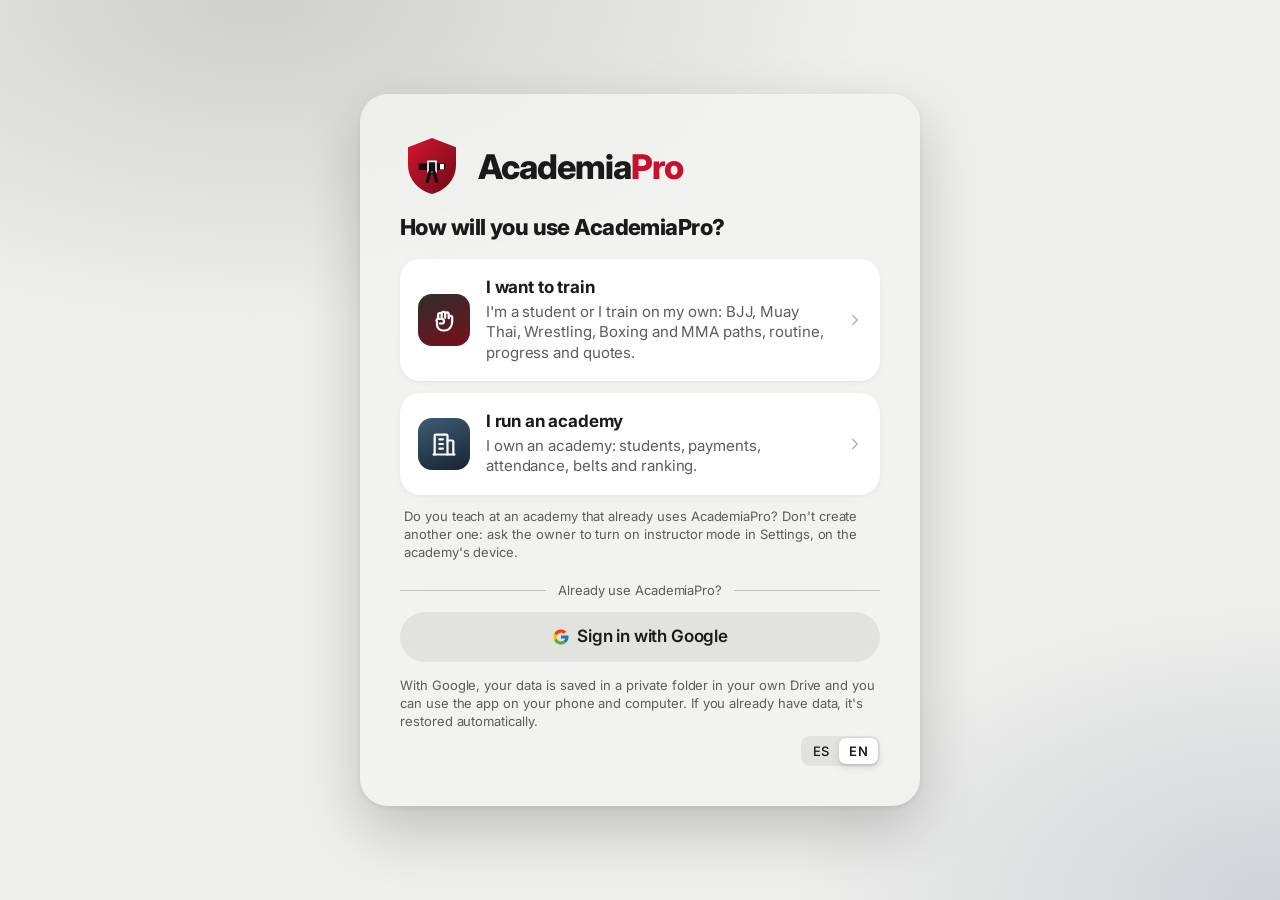
<file: index.html>
<!doctype html>
<html lang="es">
<head>
<meta charset="utf-8">
<meta name="viewport" content="width=device-width, initial-scale=1, viewport-fit=cover">
<title>AcademiaPro · Gestión de academias de artes marciales</title>
<meta name="description" content="Alumnos, pagos, cinturones, asistencia y ranking para academias de MMA, BJJ, Muay Thai y artes marciales. Gratis, sincronizado con tu Google Drive.">
<meta name="theme-color" content="#000000">
<meta name="color-scheme" content="dark light">
<meta name="application-name" content="AcademiaPro">
<meta name="apple-mobile-web-app-title" content="AcademiaPro">
<meta property="og:type" content="website">
<meta property="og:site_name" content="AcademiaPro">
<meta property="og:title" content="AcademiaPro · Gestión de academias de artes marciales">
<meta property="og:description" content="Alumnos, pagos, horario, asistencia, cinturones y prospectos para academias de MMA, BJJ, Muay Thai y artes marciales. Gratis y sincronizado con tu Google Drive.">
<meta property="og:image" content="icons/icon-512.png">
<meta property="og:locale" content="es_CO">
<meta name="twitter:card" content="summary">
<meta name="twitter:title" content="AcademiaPro · Gestión de academias de artes marciales">
<meta name="twitter:description" content="Alumnos, pagos, horario, asistencia y cinturones para tu academia. Gratis y sin servidores.">
<meta name="twitter:image" content="icons/icon-512.png">
<script>/* tema antes de pintar: preferencia guardada o la del sistema */try{var p=(JSON.parse(localStorage.getItem("mma:prefs")||"{}")||{}).theme,d=document.documentElement;d.dataset.theme=p==="light"||p==="dark"?p:matchMedia("(prefers-color-scheme: light)").matches?"light":"dark";if(d.dataset.theme==="light")document.querySelector("meta[name=theme-color]").content="#EEEEEC"}catch(e){document.documentElement.dataset.theme="dark"}</script>
<link rel="manifest" href="manifest.webmanifest">
<link rel="icon" href="icons/icon.svg" type="image/svg+xml">
<link rel="apple-touch-icon" sizes="180x180" href="icons/icon-180.png">
<meta name="apple-mobile-web-app-capable" content="yes">
<meta name="apple-mobile-web-app-status-bar-style" content="black-translucent">
<link rel="preconnect" href="https://fonts.googleapis.com">
<link rel="preconnect" href="https://fonts.gstatic.com" crossorigin>
<link href="https://fonts.googleapis.com/css2?family=Inter:opsz,wght@14..32,400..800&display=swap" rel="stylesheet">
<link rel="stylesheet" href="css/app.css?v=3">
<link rel="stylesheet" href="css/entreno.css?v=3">
<link rel="stylesheet" href="css/dash.css?v=3">
<link rel="stylesheet" href="css/tracking.css?v=3">
<link rel="stylesheet" href="css/students.css?v=3">
<link rel="stylesheet" href="css/clases.css?v=3">
<link rel="stylesheet" href="css/leads.css?v=3">
<link rel="stylesheet" href="css/recibo.css?v=3">
<link rel="stylesheet" href="css/reportes.css?v=3">
<link rel="stylesheet" href="css/grados.css?v=3">
<link rel="stylesheet" href="css/certificado.css?v=3">
<link rel="stylesheet" href="css/frases.css?v=3">
<link rel="stylesheet" href="css/voz.css?v=1">
</head>
<body>
<div class="boot"><div class="boot-spin"></div></div>
<noscript>Esta app necesita JavaScript.</noscript>
<script type="module" src="js/app.js"></script>
</body>
</html>
</file>
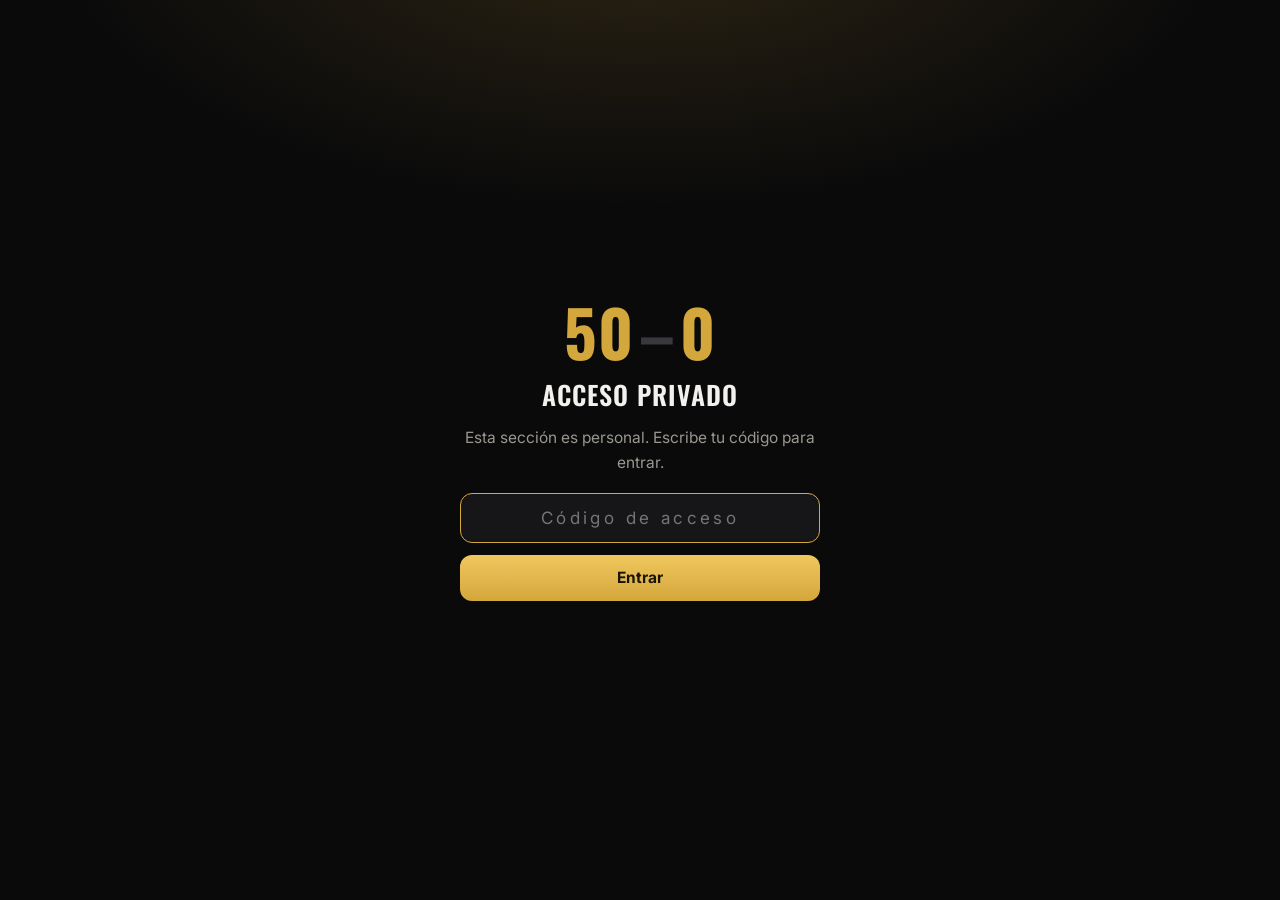
<file: philly/index.html>
<!doctype html>
<html lang="es">
<head>
<meta charset="utf-8">
<meta name="viewport" content="width=device-width,initial-scale=1,viewport-fit=cover">
<meta name="robots" content="noindex,nofollow">
<meta name="theme-color" content="#0a0a0b">
<title>Camino Philly Shell</title>
<link rel="preconnect" href="https://fonts.googleapis.com">
<link rel="preconnect" href="https://fonts.gstatic.com" crossorigin>
<link href="https://fonts.googleapis.com/css2?family=Inter:wght@400;500;600;700;800;900&family=Oswald:wght@500;600;700&display=swap" rel="stylesheet">
<link rel="stylesheet" href="../css/voz.css?v=1">
<link rel="stylesheet" href="philly.css?v=2">
</head>
<body>
<div id="gate" class="gate">
  <form class="gate-box" id="gateForm" autocomplete="off">
    <div class="gate-mark">50<span>–</span>0</div>
    <h1>Acceso privado</h1>
    <p>Esta sección es personal. Escribe tu código para entrar.</p>
    <input id="code" type="password" inputmode="text" placeholder="Código de acceso" aria-label="Código de acceso" autofocus>
    <button class="btn gold" type="submit">Entrar</button>
    <p class="gate-err" id="gateErr" hidden>Código incorrecto.</p>
  </form>
</div>
<div id="app" hidden></div>
<script type="module" src="philly.js?v=2"></script>
</body>
</html>
</file>
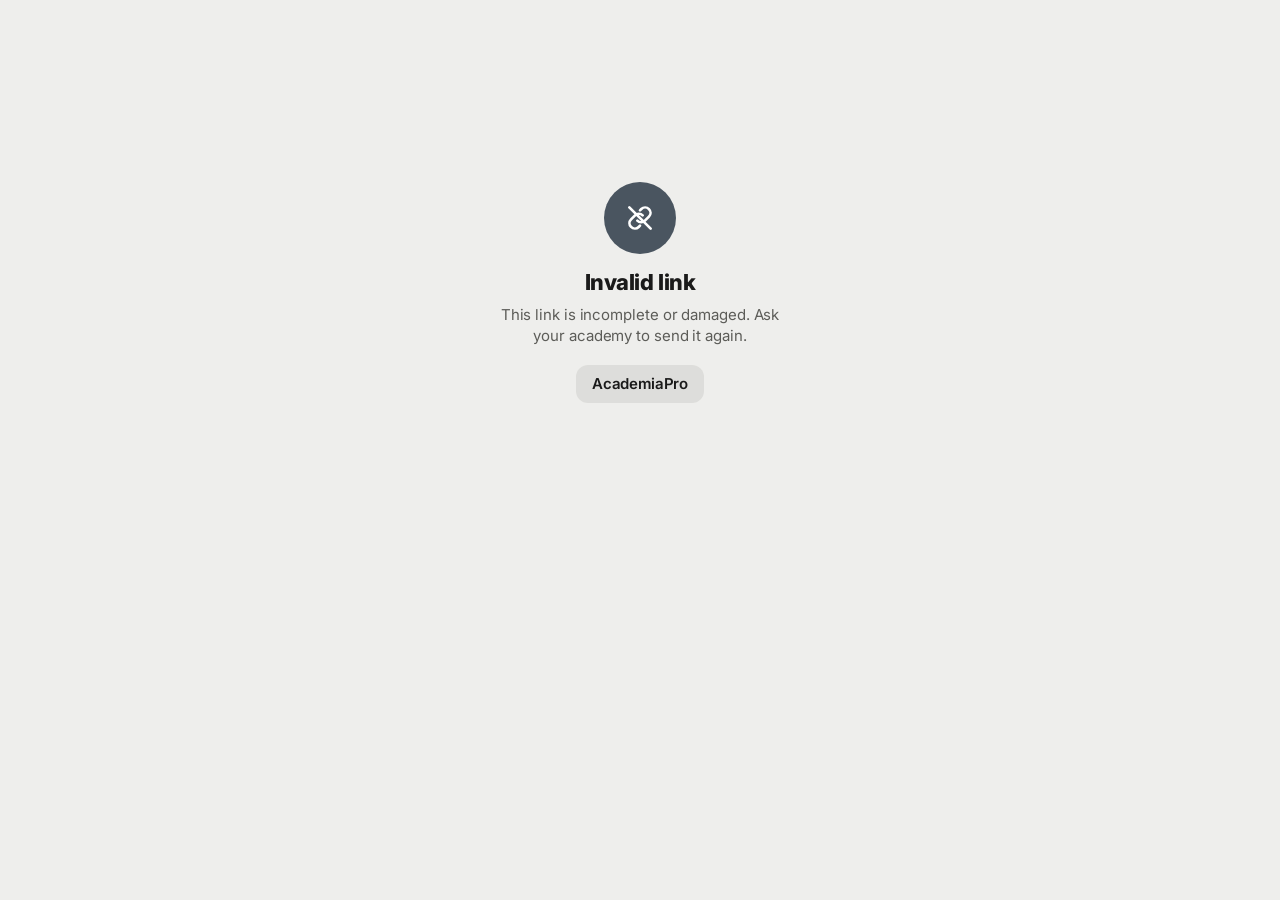
<file: ficha.html>
<!doctype html>
<html lang="es">
<head>
<meta charset="utf-8">
<meta name="viewport" content="width=device-width, initial-scale=1, viewport-fit=cover">
<title>Ficha del alumno · AcademiaPro</title>
<meta name="description" content="Cinturones, asistencia y próximo pago del alumno, compartidos por su academia.">
<meta name="theme-color" content="#000000">
<meta name="color-scheme" content="dark light">
<meta name="robots" content="noindex">
<meta property="og:type" content="website">
<meta property="og:title" content="Ficha del alumno">
<meta property="og:description" content="Tus cinturones, tu asistencia y tu próximo pago.">
<meta property="og:image" content="icons/icon-512.png">
<script>try{var d=document.documentElement;d.dataset.theme=matchMedia("(prefers-color-scheme: light)").matches?"light":"dark";if(d.dataset.theme==="light")document.querySelector("meta[name=theme-color]").content="#EEEEEC"}catch(e){document.documentElement.dataset.theme="dark"}</script>
<link rel="icon" href="icons/icon.svg" type="image/svg+xml">
<link rel="apple-touch-icon" sizes="180x180" href="icons/icon-180.png">
<link rel="preconnect" href="https://fonts.googleapis.com">
<link rel="preconnect" href="https://fonts.gstatic.com" crossorigin>
<link href="https://fonts.googleapis.com/css2?family=Inter:opsz,wght@14..32,400..800&display=swap" rel="stylesheet">
<link rel="stylesheet" href="css/app.css?v=3">
<link rel="stylesheet" href="css/ficha.css?v=3">
</head>
<body class="fc-body">
<main id="ficha" class="fc"><div class="boot"><div class="boot-spin"></div></div></main>
<noscript><p style="padding:20px">Activa JavaScript para ver la ficha.</p></noscript>
<script type="module" src="js/pages/ficha.js?v=3"></script>
</body>
</html>
</file>
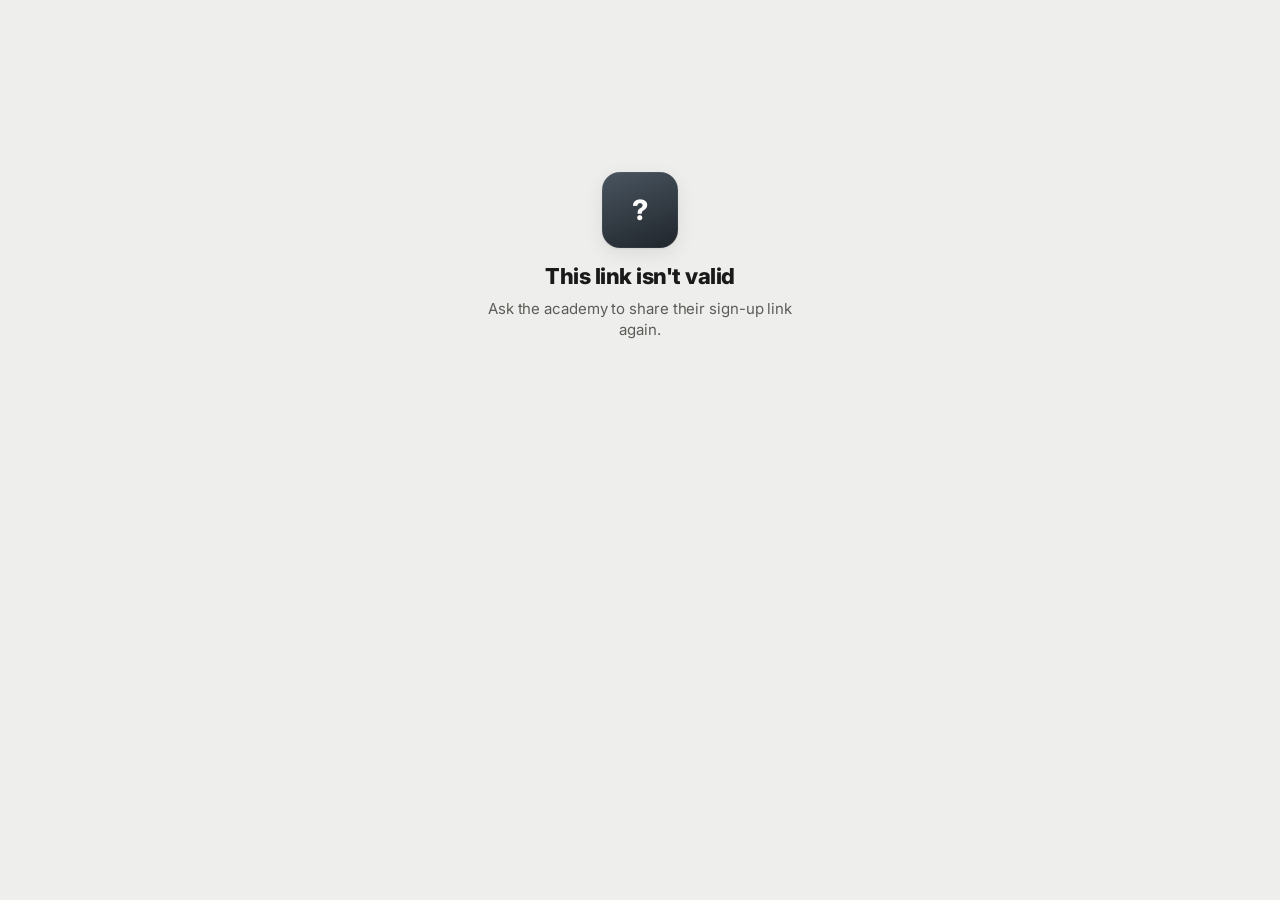
<file: inscripcion.html>
<!doctype html>
<html lang="es">
<head>
<meta charset="utf-8">
<meta name="viewport" content="width=device-width, initial-scale=1, viewport-fit=cover">
<title>Inscripción · AcademiaPro</title>
<meta name="description" content="Inscríbete y agenda tu clase de prueba. Tus datos llegan a la academia por WhatsApp.">
<meta name="theme-color" content="#000000">
<meta name="color-scheme" content="dark light">
<meta name="robots" content="noindex">
<meta property="og:type" content="website">
<meta property="og:title" content="Inscríbete y agenda tu clase de prueba">
<meta property="og:description" content="Llena tus datos y escríbele a la academia por WhatsApp.">
<meta property="og:image" content="icons/icon-512.png">
<script>try{var d=document.documentElement;d.dataset.theme=matchMedia("(prefers-color-scheme: light)").matches?"light":"dark";if(d.dataset.theme==="light")document.querySelector("meta[name=theme-color]").content="#EEEEEC"}catch(e){document.documentElement.dataset.theme="dark"}</script>
<link rel="icon" href="icons/icon.svg" type="image/svg+xml">
<link rel="apple-touch-icon" sizes="180x180" href="icons/icon-180.png">
<link rel="preconnect" href="https://fonts.googleapis.com">
<link rel="preconnect" href="https://fonts.gstatic.com" crossorigin>
<link href="https://fonts.googleapis.com/css2?family=Inter:opsz,wght@14..32,400..800&display=swap" rel="stylesheet">
<link rel="stylesheet" href="css/app.css?v=3">
<link rel="stylesheet" href="css/inscripcion.css?v=3">
</head>
<body class="insc-body">
<main id="insc" class="insc"><div class="boot"><div class="boot-spin"></div></div></main>
<noscript><p style="padding:20px">Activa JavaScript para inscribirte.</p></noscript>
<script type="module" src="js/pages/inscripcion.js?v=3"></script>
</body>
</html>
</file>
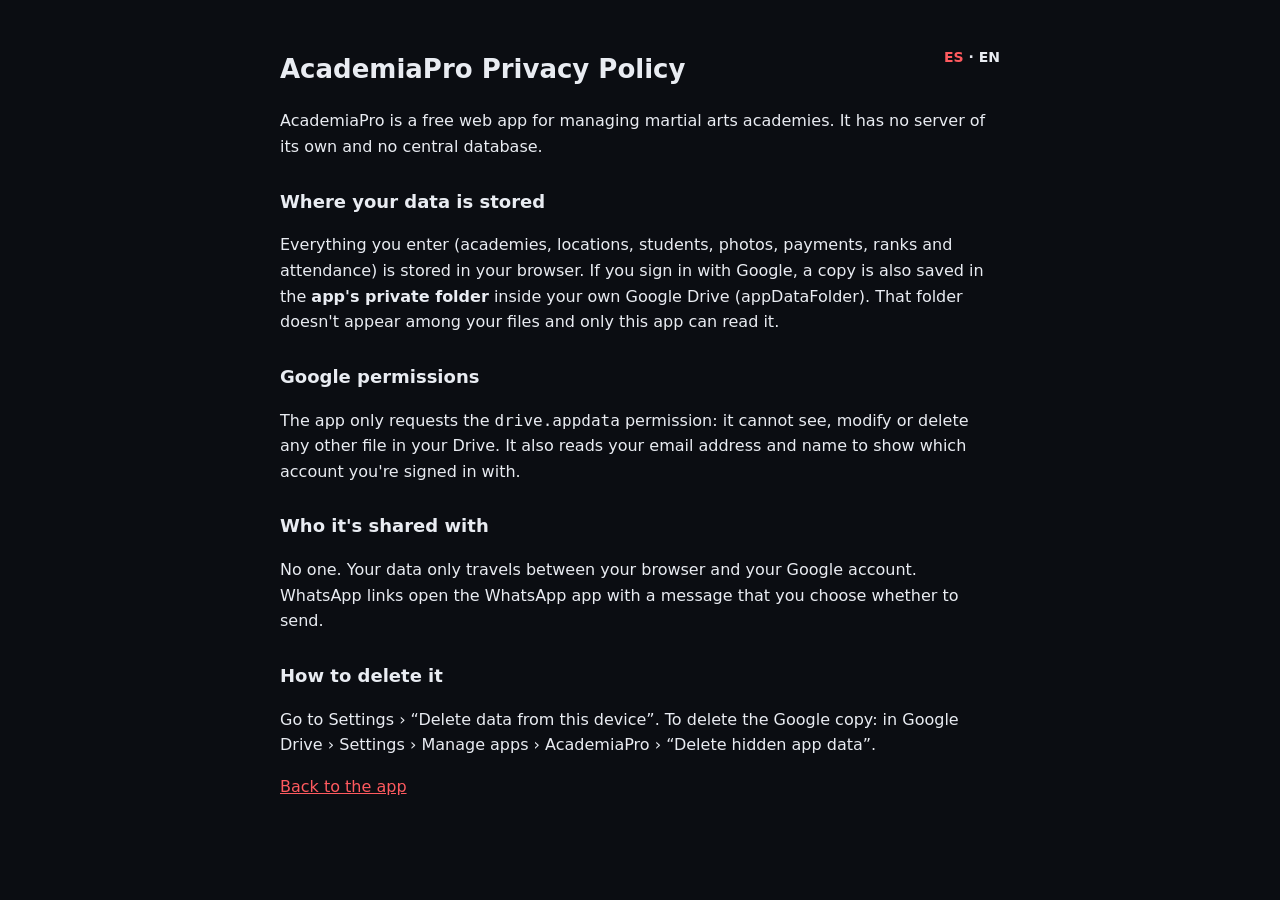
<file: privacy.html>
<!doctype html>
<html lang="es"><head><meta charset="utf-8"><meta name="viewport" content="width=device-width, initial-scale=1">
<title>Privacidad · AcademiaPro</title>
<style>body{font:16px/1.6 system-ui,sans-serif;max-width:720px;margin:0 auto;padding:32px 20px;background:#0b0d12;color:#e9ecf2}a{color:#ff5a5f}h1{font-size:26px}h2{font-size:18px;margin-top:28px}.lang{float:right;font-size:14px;font-weight:600}.lang a{text-decoration:none}.lang a.on{color:#e9ecf2;pointer-events:none}[hidden]{display:none}</style>
<script>
  /* idioma: ?lang=, luego localStorage "mma:lang" (el mismo de la app), luego el navegador */
  var L = (function(){
    var q = (location.search.match(/[?&]lang=(es|en)\b/) || [])[1]; if(q) return q;
    try{ var s = localStorage.getItem("mma:lang"); if(s === "es" || s === "en") return s; }catch(e){}
    return /^es\b/i.test(navigator.language || "es") ? "es" : "en";
  })();
  document.documentElement.lang = L;
  function setLang(l){ try{ localStorage.setItem("mma:lang", l); }catch(e){} location.replace(location.pathname); return false; }
</script></head>
<body>
<p class="lang"><a href="?lang=es" data-l="es" onclick="return setLang('es')">ES</a> · <a href="?lang=en" data-l="en" onclick="return setLang('en')">EN</a></p>

<div lang="es" data-lang="es">
<h1>Política de privacidad de AcademiaPro</h1>
<p>AcademiaPro es una aplicación web gratuita para gestionar academias de artes marciales. No tiene servidor propio ni base de datos central.</p>
<h2>Dónde se guardan los datos</h2>
<p>Todo lo que registras (academias, sedes, alumnos, fotos, pagos, grados y asistencia) se guarda en tu navegador. Si entras con Google, además se guarda una copia en la <b>carpeta privada de la aplicación</b> dentro de tu propio Google Drive (appDataFolder). Esa carpeta no aparece entre tus archivos y solo esta app puede leerla.</p>
<h2>Permisos de Google</h2>
<p>La app solo pide el permiso <code>drive.appdata</code>: no puede ver, modificar ni borrar ningún otro archivo de tu Drive. También lee tu correo y nombre para mostrar con qué cuenta estás conectado.</p>
<h2>Con quién se comparten</h2>
<p>Con nadie. Los datos viajan solo entre tu navegador y tu cuenta de Google. Los enlaces de WhatsApp abren la app de WhatsApp con un mensaje que tú decides enviar.</p>
<h2>Cómo borrarlos</h2>
<p>En Ajustes › «Borrar datos de este aparato». Para borrar la copia de Google: en Google Drive › Configuración › Administrar aplicaciones › AcademiaPro › «Borrar datos ocultos de la aplicación».</p>
<p><a href="./">Volver a la app</a></p>
</div>

<div lang="en" data-lang="en" hidden>
<h1>AcademiaPro Privacy Policy</h1>
<p>AcademiaPro is a free web app for managing martial arts academies. It has no server of its own and no central database.</p>
<h2>Where your data is stored</h2>
<p>Everything you enter (academies, locations, students, photos, payments, ranks and attendance) is stored in your browser. If you sign in with Google, a copy is also saved in the <b>app's private folder</b> inside your own Google Drive (appDataFolder). That folder doesn't appear among your files and only this app can read it.</p>
<h2>Google permissions</h2>
<p>The app only requests the <code>drive.appdata</code> permission: it cannot see, modify or delete any other file in your Drive. It also reads your email address and name to show which account you're signed in with.</p>
<h2>Who it's shared with</h2>
<p>No one. Your data only travels between your browser and your Google account. WhatsApp links open the WhatsApp app with a message that you choose whether to send.</p>
<h2>How to delete it</h2>
<p>Go to Settings › “Delete data from this device”. To delete the Google copy: in Google Drive › Settings › Manage apps › AcademiaPro › “Delete hidden app data”.</p>
<p><a href="./">Back to the app</a></p>
</div>

<script>
  document.title = L === "en" ? "Privacy · AcademiaPro" : "Privacidad · AcademiaPro";
  for(var d of document.querySelectorAll("div[data-lang]")) d.hidden = d.dataset.lang !== L;
  for(var a of document.querySelectorAll(".lang a")) a.className = a.dataset.l === L ? "on" : "";
</script>
</body></html>
</file>
<file: css/app.css>
/* AcademiaPro · estilos base al estilo de las apps de Apple (iOS / macOS).
   Tokens primero; las áreas (css/*.css) usan --bg, --surface, --line, --text, --muted, --accent, --ok… y heredan el aspecto.
   Guía para las áreas: DESIGN.md */

/* =========================================================================================
   1. TOKENS
   ========================================================================================= */
:root{
  /* tipografía: San Francisco en Apple, Inter (con tamaño óptico) en el resto */
  --font:-apple-system,BlinkMacSystemFont,"SF Pro Text","SF Pro Display","Inter",system-ui,sans-serif;
  --font-display:-apple-system,BlinkMacSystemFont,"SF Pro Display","SF Pro Text","Inter",system-ui,sans-serif;
  --font-mono:ui-monospace,"SF Mono",SFMono-Regular,Menlo,Consolas,monospace;
  /* escala de texto de iOS (tamaño / interlínea / peso / tracking) */
  --fs-large:34px; --lh-large:41px; --tr-large:-.03em;
  --fs-title1:28px; --lh-title1:34px; --tr-title1:-.026em;
  --fs-title2:22px; --lh-title2:28px; --tr-title2:-.022em;
  --fs-title3:20px; --lh-title3:25px; --tr-title3:-.012em;
  --fs-headline:17px; --lh-headline:22px; --tr-headline:-.012em;
  --fs-body:17px; --lh-body:22px; --tr-body:-.012em;
  --fs-callout:16px; --lh-callout:21px; --tr-callout:-.01em;
  --fs-subhead:15px; --lh-subhead:20px; --tr-subhead:-.008em;
  --fs-footnote:13px; --lh-footnote:18px; --tr-footnote:-.004em;
  --fs-caption:12px; --lh-caption:16px; --tr-caption:0em;
  --fs-caption2:11px; --lh-caption2:13px;

  /* radios continuos */
  --radius-sm:10px; --radius-md:14px; --radius-lg:20px; --radius-xl:28px; --radius-full:999px;
  --r:var(--radius-lg); --r2:var(--radius-sm);

  /* espacio */
  --sp-1:4px; --sp-2:8px; --sp-3:12px; --sp-4:16px; --sp-5:20px; --sp-6:24px; --sp-8:32px; --sp-10:40px;
  --gutter:20px;

  /* movimiento: resortes con linear(); @supports da un cubic-bezier si el navegador no lo entiende */
  --spring:cubic-bezier(.25,1.1,.4,1);
  --spring-bouncy:cubic-bezier(.3,1.5,.45,1);
  --ease-out-ios:cubic-bezier(.32,.72,0,1);
  --ease-in-ios:cubic-bezier(.4,0,1,1);
  --ease-std:cubic-bezier(.25,.1,.25,1);
  --dur-press:.14s; --dur-fast:.2s; --dur-base:.35s; --dur-slow:.5s; --dur-spring:.55s; --dur-sheet:.5s; --dur-push:.45s;

  /* estructura */
  --side:264px; --top-h:52px; --bottom-h:49px; --fab-h:56px; --content-max:1180px;

  /* materiales (vidrio) */
  --blur:saturate(180%) blur(20px);
  --blur-thick:saturate(190%) blur(30px);

  /* PALETA RUDA (ver DESIGN.md): carbón y grafito, rojo sangre, acero, verde oliva militar, naranja quemado, latón.
     Sin pasteles, sin morados ni rosados. Los nombres --system-* se conservan pero apuntan a estos tonos. */
  --crimson:#E5303F; --oxblood:#7A0F1C; --graphite:#2E2E2C; --charcoal:#1A1A1A; --gunmetal:#4A5560; --steel:#3E5C76;
  --olive:#556B2F; --burnt:#B4530F; --amber:#D99A1E; --brass:#B8892E; --bronze:#8C6A2F;
  --system-red:#E5303F; --system-orange:#D9661A; --system-yellow:#D99A1E; --system-green:#6B8E2F; --system-mint:#6B8E2F;
  --system-teal:#4F7A78; --system-cyan:#5E87A8; --system-blue:#4F7FA8; --system-indigo:#4A5560; --system-purple:#7A0F1C;
  --system-pink:#C41E30; --system-brown:#8C6A2F; --system-gray:#8A8A86; --system-gray2:#5E5E5B; --system-gray3:#454543;
  --system-gray4:#363634; --system-gray5:#232323; --system-gray6:#161616;

  --bg-primary:#000; --bg-secondary:#161616; --bg-tertiary:#232323;
  --bg-grouped:#000; --bg-grouped-2:#161616; --bg-grouped-3:#232323;
  --bg-elevated:#161616; --bg-elevated-2:#232323;
  --label:#F2F2F0; --label-2:#A1A19C; --label-3:rgba(242,242,240,.4); --label-4:rgba(242,242,240,.16);
  --separator:rgba(90,90,86,.62); --separator-opaque:#363634;
  --fill:rgba(120,120,116,.38); --fill-2:rgba(120,120,116,.32); --fill-3:rgba(120,120,116,.24); --fill-4:rgba(120,120,116,.16);

  /* marca: rojo sangre. --accent es para rellenos con texto blanco (≥4.5:1); --accent-text para texto e iconos; --tint para barras y puntos */
  --tint:#E5303F; --tint-press:#A3172A; --accent-text:#FF4B57; --accent-fill:#C41E30;
  /* texto de estado legible (≥4.5:1 sobre #161616 y #232323) */
  --green-text:#8FAF4E; --orange-text:#E08A3A; --red-text:#FF4B57; --blue-text:#7FA8CC; --gold-text:#C9A24A;
  /* fichas de icono: rellenos oscuros sólidos con glifo blanco (como Ajustes de iOS) */
  --chip-crimson:#C41E30; --chip-olive:#556B2F; --chip-steel:#3E5C76; --chip-burnt:#B4530F; --chip-gunmetal:#4A5560; --chip-brass:#8C6A2F; --chip-graphite:#3A3A38;

  /* sombras: casi nada en oscuro */
  --shadow-1:none;
  --shadow-2:0 0 0 .5px rgba(255,255,255,.06);
  --shadow-3:0 0 0 .5px rgba(255,255,255,.08),0 20px 50px rgba(0,0,0,.6);
  --shadow-float:0 0 0 .5px rgba(255,255,255,.1),0 12px 40px rgba(0,0,0,.65);

  --material-ultrathin:rgba(26,26,26,.42);
  --material-thin:rgba(26,26,26,.6);
  --material-regular:rgba(20,20,20,.76);
  --material-thick:rgba(24,24,24,.9);
  --material-chrome:rgba(14,14,14,.8);
  --scrim:rgba(0,0,0,.55);
  --seg-thumb:#5E5E5B; --switch-off:rgba(120,120,116,.34); --knob:#fff;
  --focus:#7FA8CC;

  /* ---------- nombres heredados (los usan las áreas): apuntan a los tokens nuevos ---------- */
  --bg:var(--bg-grouped); --bg2:var(--bg-elevated); --surface:var(--bg-grouped-2); --surface2:var(--bg-grouped-3);
  --line:rgba(90,90,86,.5); --line2:rgba(120,120,116,.58);
  --text:var(--label); --muted:var(--label-2);
  --accent:var(--accent-fill); --accent2:var(--accent-text); --accent-bg:rgba(229,48,63,.17);
  --ok:var(--green-text); --ok-bg:rgba(107,142,47,.2);
  --warn:var(--orange-text); --warn-bg:rgba(217,102,26,.2);
  --err:var(--red-text); --err-bg:rgba(229,48,63,.18);
  --info:var(--blue-text); --info-bg:rgba(79,127,168,.22);
  --gold:var(--gold-text); --gold-bg:rgba(184,137,46,.2);
  --shadow:var(--shadow-3); --shadow-sm:var(--shadow-1);
  color-scheme:dark;
}
[data-theme=light]{
  --crimson:#C8102E;
  --system-red:#C8102E; --system-orange:#C2560F; --system-yellow:#C98A12; --system-green:#556B2F; --system-mint:#556B2F;
  --system-teal:#3F6764; --system-cyan:#3E6E91; --system-blue:#3E5C76; --system-indigo:#4A5560; --system-purple:#7A0F1C;
  --system-pink:#A30D25; --system-brown:#8C6A2F; --system-gray:#7C7C78; --system-gray2:#A6A6A2; --system-gray3:#C4C4C0;
  --system-gray4:#D2D2CE; --system-gray5:#E3E3E0; --system-gray6:#EEEEEC;

  --bg-primary:#fff; --bg-secondary:#EEEEEC; --bg-tertiary:#fff;
  --bg-grouped:#EEEEEC; --bg-grouped-2:#fff; --bg-grouped-3:#EEEEEC;
  --bg-elevated:#fff; --bg-elevated-2:#fff;
  --label:#1A1A1A; --label-2:#5C5C58; --label-3:rgba(40,40,38,.36); --label-4:rgba(40,40,38,.16);
  --separator:rgba(50,50,46,.26); --separator-opaque:#C4C4C0;
  --fill:rgba(110,110,104,.22); --fill-2:rgba(110,110,104,.17); --fill-3:rgba(110,110,104,.13); --fill-4:rgba(110,110,104,.08);

  --tint:#C8102E; --tint-press:#A30D25; --accent-text:#C8102E; --accent-fill:#C8102E;
  --green-text:#4D6220; --orange-text:#9A4A0C; --red-text:#C8102E; --blue-text:#2F5878; --gold-text:#7E5F12;

  --shadow-1:0 1px 2px rgba(0,0,0,.05),0 2px 8px rgba(0,0,0,.04);
  --shadow-2:0 1px 2px rgba(0,0,0,.06),0 6px 20px rgba(0,0,0,.08);
  --shadow-3:0 2px 6px rgba(0,0,0,.08),0 24px 60px rgba(0,0,0,.2);
  --shadow-float:0 0 0 .5px rgba(0,0,0,.08),0 10px 34px rgba(0,0,0,.16);

  --material-ultrathin:rgba(250,250,248,.4);
  --material-thin:rgba(250,250,248,.6);
  --material-regular:rgba(244,244,242,.78);
  --material-thick:rgba(240,240,238,.92);
  --material-chrome:rgba(246,246,244,.82);
  --scrim:rgba(0,0,0,.36);
  --seg-thumb:#fff; --switch-off:rgba(110,110,104,.2); --knob:#fff;
  --focus:#2F5878;

  --line:rgba(50,50,46,.16); --line2:rgba(50,50,46,.3);
  --accent-bg:rgba(200,16,46,.1);
  --ok-bg:rgba(85,107,47,.14); --warn-bg:rgba(194,86,15,.13); --err-bg:rgba(200,16,46,.1); --info-bg:rgba(62,92,118,.13); --gold-bg:rgba(140,106,47,.15);
  color-scheme:light;
}
/* resortes reales donde el navegador entiende linear() */
@supports (transition-timing-function:linear(0,1)){
  :root{
    --spring:linear(0,.029,.099,.194,.299,.406,.507,.601,.683,.754,.814,.863,.903,.934,.958,.976,.989,.998,1.004,1.008,1.01,1.011,1.011,1.01,1.009,1.008,1.007,1.006,1.005,1.004,1);
    --spring-bouncy:linear(0,.033,.117,.232,.364,.498,.627,.743,.842,.924,.988,1.035,1.067,1.086,1.094,1.094,1.088,1.079,1.067,1.054,1.041,1.03,1.02,1.011,1.004,.999,.995,.993,.991,.991,.991,.992,.993,.994,.996,.997,1);
  }
}
/* sin vidrio: materiales opacos */
@supports not ((backdrop-filter:blur(1px)) or (-webkit-backdrop-filter:blur(1px))){
  :root{--material-ultrathin:var(--bg-elevated);--material-thin:var(--bg-elevated);--material-regular:var(--bg-elevated);--material-thick:var(--bg-elevated);--material-chrome:var(--bg-elevated)}
}

/* =========================================================================================
   2. BASE
   ========================================================================================= */
*{box-sizing:border-box}
/* hidden siempre gana a cualquier display de una clase */
[hidden]{display:none!important}
html{-webkit-text-size-adjust:100%;background:var(--bg);-webkit-tap-highlight-color:transparent}
body{margin:0;background:var(--bg);color:var(--text);font-family:var(--font);font-size:15px;line-height:1.42;letter-spacing:-.006em;
  -webkit-font-smoothing:antialiased;-moz-osx-font-smoothing:grayscale;font-optical-sizing:auto;min-height:100vh;text-rendering:optimizeLegibility}
a{color:inherit;text-decoration:none}
button,input,select,textarea{font:inherit;color:inherit;letter-spacing:inherit}
button{cursor:pointer;background:none;border:0;padding:0}
h1,h2,h3,h4{margin:0;line-height:1.2;font-family:var(--font-display)}
h1{font-size:var(--fs-title1);line-height:var(--lh-title1);font-weight:800;letter-spacing:var(--tr-title1)}
h2{font-size:var(--fs-title2);line-height:var(--lh-title2);font-weight:800;letter-spacing:var(--tr-title2)}
h3{font-size:var(--fs-headline);line-height:var(--lh-headline);font-weight:600;letter-spacing:var(--tr-headline)}
h4{font-size:var(--fs-subhead);line-height:var(--lh-subhead);font-weight:600;letter-spacing:var(--tr-subhead)}
p{margin:.4em 0}
::selection{background:color-mix(in srgb,var(--crimson) 30%,transparent)}
code{font-family:var(--font-mono);font-size:12px;background:var(--fill-3);padding:2px 6px;border-radius:6px}
.break{word-break:break-all}
.muted{color:var(--muted)} .small{font-size:var(--fs-footnote);line-height:var(--lh-footnote);letter-spacing:var(--tr-footnote)} .block{display:block} .pre{white-space:pre-wrap}
.row{display:flex;align-items:center} .gap{gap:10px} .wrap{flex-wrap:wrap} .grow{flex:1}
.ok-t{color:var(--ok)} .warn-t{color:var(--warn)} .err-t{color:var(--err)}
.ic{width:20px;height:20px;flex:none;vertical-align:middle}
.ic.big{width:40px;height:40px;opacity:.6}
.ic.inline{width:15px;height:15px;vertical-align:-3px}
.ic.spin{animation:spin 1s linear infinite}
@keyframes spin{to{transform:rotate(360deg)}}
.only-m{display:none!important}
.dot{display:inline-block;width:9px;height:9px;border-radius:50%;margin-right:6px;flex:none;vertical-align:1px}
.dot.big{width:14px;height:14px}
.belt{display:block;flex:none;filter:drop-shadow(0 1px 1px rgba(0,0,0,.25))}
.sr{position:absolute!important;width:1px;height:1px;overflow:hidden;clip:rect(0 0 0 0);white-space:nowrap}

/* ---------- tipografía utilitaria ---------- */
.t-large{font:800 var(--fs-large)/var(--lh-large) var(--font-display);letter-spacing:var(--tr-large)}
.t-title1{font:800 var(--fs-title1)/var(--lh-title1) var(--font-display);letter-spacing:var(--tr-title1)}
.t-title2{font:800 var(--fs-title2)/var(--lh-title2) var(--font-display);letter-spacing:var(--tr-title2)}
.t-title3{font:600 var(--fs-title3)/var(--lh-title3) var(--font-display);letter-spacing:var(--tr-title3)}
.t-headline{font:600 var(--fs-headline)/var(--lh-headline) var(--font);letter-spacing:var(--tr-headline)}
.t-body{font:400 var(--fs-body)/var(--lh-body) var(--font);letter-spacing:var(--tr-body)}
.t-callout{font:400 var(--fs-callout)/var(--lh-callout) var(--font);letter-spacing:var(--tr-callout)}
.t-subhead{font:400 var(--fs-subhead)/var(--lh-subhead) var(--font);letter-spacing:var(--tr-subhead)}
.t-footnote{font:400 var(--fs-footnote)/var(--lh-footnote) var(--font);letter-spacing:var(--tr-footnote)}
.t-caption{font:400 var(--fs-caption)/var(--lh-caption) var(--font)}
.num,.amount,.tnum{font-variant-numeric:tabular-nums}

/* foco visible con teclado en todos los controles */
:where(a,button,select,input,textarea,summary,[tabindex]):focus-visible{outline:3px solid color-mix(in srgb,var(--focus) 70%,transparent);outline-offset:2px}
.seg input:focus-visible + span,.chip input:focus-visible + span{outline:3px solid color-mix(in srgb,var(--focus) 70%,transparent);outline-offset:2px}
.check input:focus-visible{outline:3px solid color-mix(in srgb,var(--focus) 70%,transparent);outline-offset:2px}
.sede-pick:focus-within,.filters select:focus-visible,.att-bar select:focus-visible,.month-nav input:focus-visible{outline:3px solid color-mix(in srgb,var(--focus) 70%,transparent);outline-offset:2px}
.modal:focus,main:focus{outline:none}
[inert]{pointer-events:none}

/* boot */
.boot{position:fixed;inset:0;display:grid;place-items:center}
.boot-spin{width:28px;height:28px;border:2.5px solid var(--fill);border-top-color:var(--muted);border-radius:50%;animation:spin .8s linear infinite}

/* =========================================================================================
   3. ESTRUCTURA: barra lateral, barra de navegación, título grande, barra de pestañas
   ========================================================================================= */
.glass{background:var(--material-regular);-webkit-backdrop-filter:var(--blur);backdrop-filter:var(--blur)}
.glass-thin{background:var(--material-thin);-webkit-backdrop-filter:var(--blur);backdrop-filter:var(--blur)}
.glass-thick{background:var(--material-thick);-webkit-backdrop-filter:var(--blur-thick);backdrop-filter:var(--blur-thick)}

.app{display:flex;min-height:100vh;background:var(--bg)}
/* barra lateral de macOS: panel de vidrio flotante */
.side{position:fixed;top:10px;bottom:10px;left:10px;width:calc(var(--side) - 20px);z-index:30;display:flex;flex-direction:column;padding:14px 10px 12px;
  background:var(--material-thin);-webkit-backdrop-filter:var(--blur-thick);backdrop-filter:var(--blur-thick);
  border-radius:var(--radius-lg);box-shadow:var(--shadow-float);overscroll-behavior:contain}
[data-theme=light] .side{background:rgba(255,255,255,.62)}
.brand{display:flex;align-items:center;gap:10px;padding:2px 8px 16px}
.brand .logo{flex:none;filter:drop-shadow(0 2px 4px rgba(122,15,28,.35))}
.brand b{display:block;font-size:15px;font-weight:650;line-height:1.2;max-width:160px;overflow:hidden;text-overflow:ellipsis;white-space:nowrap;letter-spacing:-.012em}
.brand .muted{font-size:12px}
.nav{display:flex;flex-direction:column;gap:14px;flex:1;overflow:auto;scrollbar-width:none;margin:0 -4px;padding:0 4px}
.nav::-webkit-scrollbar{display:none}
.nav-grp{display:flex;flex-direction:column;gap:1px}
.nav-lbl{font-size:11px;font-weight:600;letter-spacing:.01em;color:var(--muted);padding:0 10px 4px}
.nav a,.side-foot > a[data-r]{position:relative;display:flex;align-items:center;gap:10px;min-height:34px;padding:6px 10px;border-radius:var(--radius-sm);color:var(--text);font-size:14px;font-weight:500;letter-spacing:-.008em;transition:background var(--dur-fast) var(--ease-std),transform var(--dur-press) var(--ease-std)}
.nav a .ic,.side-foot > a[data-r] .ic{width:19px;height:19px;color:var(--accent2);stroke-width:1.9}
@media (hover:hover){.nav a:hover,.side-foot > a[data-r]:hover{background:var(--fill-4)}}
.nav a:active,.side-foot > a[data-r]:active{background:var(--fill-3)}
.nav a.on,.side-foot > a[data-r].on{background:var(--fill-2);font-weight:600}
.nav a.on .ic,.side-foot > a[data-r].on .ic{fill:currentColor;fill-opacity:.18}
.nav a,.bottom a{position:relative}
.nav-badge{min-width:18px;height:18px;padding:0 5px;border-radius:999px;background:var(--accent);color:#fff;font:600 11px/18px var(--font);font-style:normal;text-align:center;font-variant-numeric:tabular-nums}
.nav .nav-badge{margin-left:auto}
.side-foot{padding-top:10px;margin-top:8px;border-top:.5px solid var(--separator)}
.side-foot > a[data-r]{margin-bottom:8px}
.acct{display:flex;align-items:center;gap:10px;min-width:0;padding:4px 6px}
.acct img{width:32px;height:32px;border-radius:50%}
.acct div{min-width:0} .acct b,.acct span{display:block;overflow:hidden;text-overflow:ellipsis;white-space:nowrap}
.acct b{font-size:13.5px;font-weight:600}
.acct.big img{width:48px;height:48px} .acct.big{margin-bottom:10px}
.main-wrap{flex:1;margin-left:var(--side);min-width:0}

/* barra de navegación: vidrio, la línea aparece solo al desplazar; el título pequeño aparece al ocultarse el grande */
.top{position:sticky;top:0;z-index:20;display:grid;grid-template-columns:minmax(0,1fr) minmax(0,auto) minmax(0,1fr);align-items:center;gap:8px;
  min-height:var(--top-h);padding:6px var(--gutter);background:transparent;
  transition:background-color var(--dur-fast) var(--ease-std),box-shadow var(--dur-fast) var(--ease-std)}
.top::before{content:"";position:absolute;inset:0;z-index:-1;background:var(--material-chrome);-webkit-backdrop-filter:var(--blur);backdrop-filter:var(--blur);opacity:0;transition:opacity var(--dur-fast) var(--ease-std)}
.top.scrolled::before{opacity:1}
.top.scrolled{box-shadow:0 .5px 0 var(--separator)}
.top-l{display:flex;align-items:center;gap:4px;min-width:0}
.nav-title{grid-column:2;font-size:var(--fs-headline);font-weight:600;letter-spacing:var(--tr-headline);text-align:center;white-space:nowrap;overflow:hidden;text-overflow:ellipsis;max-width:min(52vw,420px);
  opacity:0;transform:translateY(6px);transition:opacity var(--dur-fast) var(--ease-std),transform var(--dur-base) var(--spring)}
.top.collapsed .nav-title{opacity:1;transform:none}
/* oculto, el título pequeño no ocupa sitio: el botón «atrás» usa todo el ancho libre */
.top:not(.collapsed) .nav-title{max-width:0;padding:0}
.top-r{grid-column:3;display:flex;align-items:center;justify-content:flex-end;gap:8px;min-width:0}
.nav-back{display:inline-flex;align-items:center;gap:0;min-height:44px;padding:0 8px 0 0;margin-left:-8px;color:var(--accent2);font-size:var(--fs-body);letter-spacing:var(--tr-body);max-width:100%;min-width:0;border-radius:var(--radius-sm)}
.nav-back .ic{width:28px;height:28px;stroke-width:2.4;flex:none}
.nav-back span{overflow:hidden;text-overflow:ellipsis;white-space:nowrap}
.nav-back:active{opacity:.4}
/* acciones de la vista en la barra (celular): «Editar», «+» */
.nav-act{display:none;align-items:center;gap:2px}
.nav-act .nav-txt{font-weight:400;font-size:var(--fs-body);min-height:44px;padding-inline:8px;white-space:nowrap}
.nav-act .nav-add .ic{width:24px;height:24px;stroke-width:2.2}
#menuBtn{display:none!important}
/* título grande, en el contenido */
.lt-wrap{max-width:var(--content-max);margin:0 auto;padding:4px var(--gutter) 0}
.large-title,.lt-wrap h1{font:800 var(--fs-large)/var(--lh-large) var(--font-display);letter-spacing:var(--tr-large);margin:0 0 6px;overflow-wrap:anywhere;
  transform-origin:left center;transition:opacity var(--dur-fast) var(--ease-std)}
.top.collapsed + .lt-wrap h1{opacity:0}
.sede-pick{display:flex;align-items:center;gap:6px;background:var(--fill-3);border-radius:999px;padding:0 6px 0 12px;color:var(--muted);min-height:34px}
.sede-pick select{appearance:none;-webkit-appearance:none;background:transparent;border:0;padding:6px 18px 6px 2px;font-weight:600;font-size:14px;color:var(--text);max-width:170px;outline:none;
  background-image:url("data:image/svg+xml,%3Csvg xmlns='http://www.w3.org/2000/svg' width='10' height='14' viewBox='0 0 10 14' fill='none' stroke='%238e8e93' stroke-width='1.8' stroke-linecap='round' stroke-linejoin='round'%3E%3Cpath d='m2 5 3-3 3 3M2 9l3 3 3-3'/%3E%3C/svg%3E");background-repeat:no-repeat;background-position:right 2px center}
.sede-pick select option{background:var(--bg-elevated);color:var(--text)}
.sync-chip{display:flex;align-items:center;gap:6px;min-height:34px;padding:6px 12px;border-radius:999px;font-size:13px;font-weight:600;background:var(--fill-3);color:var(--muted);transition:transform var(--dur-press) var(--ease-std),background var(--dur-fast)}
@media (hover:hover){.sync-chip:hover{background:var(--fill-2)}}
.sync-chip:active{transform:scale(.96)}
.sync-chip .ic{width:16px;height:16px}
.sync-chip.ok{color:var(--ok)} .sync-chip.warn{color:var(--warn);background:var(--warn-bg)} .sync-chip.err{color:var(--err);background:var(--err-bg)}
main{display:block;padding:12px var(--gutter) 100px;max-width:var(--content-max);margin:0 auto;outline:none;overflow-x:clip}
.bottom{display:none}
.scrim{display:none}

/* =========================================================================================
   4. BOTONES · relleno, tintado, gris, plano
   ========================================================================================= */
.btn{--bh:38px;display:inline-flex;align-items:center;justify-content:center;gap:7px;min-height:var(--bh);padding:8px 16px;border-radius:12px;font-weight:600;font-size:15px;letter-spacing:-.01em;line-height:1.15;
  border:0;white-space:nowrap;cursor:pointer;background:var(--fill-3);color:var(--accent2);
  transition:transform var(--dur-spring) var(--spring),background-color var(--dur-fast) var(--ease-std),opacity var(--dur-fast),box-shadow var(--dur-fast);-webkit-user-select:none;user-select:none}
.btn .ic{width:18px;height:18px;stroke-width:2.1}
.btn:active:not(:disabled){transform:scale(.97);transition-duration:var(--dur-press);transition-timing-function:var(--ease-std)}
.btn:disabled,.btn[aria-disabled="true"]{opacity:.4;cursor:not-allowed;box-shadow:none}
/* relleno */
.btn.primary,.btn.filled{background:var(--accent);color:#fff}
@media (hover:hover){.btn.primary:hover,.btn.filled:hover{background:color-mix(in srgb,var(--accent) 90%,#000)}}
.btn.primary:active,.btn.filled:active{background:var(--tint-press)}
.btn.primary.warn{background:var(--chip-burnt);color:#fff}
/* gris (ghost se ve como el botón gris de iOS) */
.btn.ghost,.btn.gray{background:var(--fill-3);color:var(--text)}
@media (hover:hover){.btn.ghost:hover,.btn.gray:hover{background:var(--fill-2)}}
.btn.ghost:active,.btn.gray:active{background:var(--fill)}
/* tintado */
.btn.tinted{background:var(--accent-bg);color:var(--accent2)}
@media (hover:hover){.btn.tinted:hover{background:color-mix(in srgb,var(--accent-bg) 100%,var(--accent) 6%)}}
/* plano */
.btn.plain{background:none;color:var(--accent2);padding-inline:8px}
@media (hover:hover){.btn.plain:hover{background:var(--fill-4)}}
.btn.ok{background:var(--ok-bg);color:var(--ok)}
.btn.danger{background:var(--accent);color:#fff}

.btn.danger.ghost{background:transparent;color:var(--err)}
@media (hover:hover){.btn.danger.ghost:hover{background:var(--err-bg)}}
.btn.small{--bh:32px;padding:5px 12px;font-size:13.5px;border-radius:999px;gap:5px}
.btn.small .ic{width:16px;height:16px}
.btn.big{--bh:50px;padding:12px 24px;font-size:17px;border-radius:999px}
.btn.big .ic{width:20px;height:20px}
.btn.block{display:flex;width:100%}
.btn.left{margin-right:auto}
.btn-link{color:var(--accent2);font-weight:500;font-size:15px;letter-spacing:-.01em;transition:opacity var(--dur-fast)}
@media (hover:hover){.btn-link:hover{opacity:.75}}
.btn-link:active{opacity:.4}
.btn-link.danger{color:var(--err)}
.icon-btn{display:inline-grid;place-items:center;width:36px;height:36px;border-radius:999px;color:var(--accent2);transition:background var(--dur-fast),transform var(--dur-spring) var(--spring);flex:none}
@media (hover:hover){.icon-btn:hover{background:var(--fill-4)}}
.icon-btn:active{transform:scale(.9);background:var(--fill-3);transition-duration:var(--dur-press)}
.modal-h .icon-btn,.icon-btn.gray{color:var(--muted);background:var(--fill-3)}
.icon-btn.ok{color:var(--ok);background:var(--ok-bg)}
@media (hover:hover){.icon-btn.ok:hover{background:var(--system-green);color:#fff}}
.icon-btn.wa{color:#1d7a40;background:rgba(29,122,64,.14)}
[data-theme=dark] .icon-btn.wa{color:#5cc483;background:rgba(92,196,131,.16)}
.icon-btn.ghost-sp{visibility:hidden}
.paycheck{width:34px;height:34px;border-radius:50%;border:2px solid var(--system-gray3);display:grid;place-items:center;color:transparent;transition:background var(--dur-fast),border-color var(--dur-fast),transform var(--dur-spring) var(--spring-bouncy);flex:none}
@media (hover:hover){.paycheck:hover{border-color:var(--system-green);color:var(--system-green)}}
.paycheck:active{transform:scale(.88)}
.paycheck.on{background:var(--system-green);border-color:var(--system-green);color:#fff}
.fab{position:fixed;right:24px;bottom:24px;width:56px;height:56px;border-radius:50%;background:var(--accent);color:#fff;display:grid;place-items:center;
  box-shadow:0 8px 24px color-mix(in srgb,var(--accent) 40%,transparent),0 2px 6px rgba(0,0,0,.15);z-index:25;transition:transform var(--dur-spring) var(--spring)}
.fab:active{transform:scale(.92);transition-duration:var(--dur-press)}
.fab .ic{width:26px;height:26px;stroke-width:2.4}
/* respuesta al tocar para cualquier elemento */
.press{transition:transform var(--dur-spring) var(--spring)}
.press:active{transform:scale(.97);transition-duration:var(--dur-press);transition-timing-function:var(--ease-std)}

/* =========================================================================================
   5. TARJETAS Y LISTAS AGRUPADAS
   ========================================================================================= */
.card{background:var(--surface);border:0;border-radius:var(--r);padding:16px 18px;margin-bottom:20px;box-shadow:var(--shadow-sm);min-width:0}
.card.flush{padding:4px 0;overflow:hidden}
a.card,button.card{display:block;transition:transform var(--dur-spring) var(--spring)}
a.card:active,button.card:active{transform:scale(.98);transition-duration:var(--dur-press)}
.card-h{display:flex;align-items:center;justify-content:space-between;gap:10px;margin-bottom:10px;min-height:28px}
.card-h h3{display:flex;align-items:center;gap:8px;font-size:var(--fs-headline);font-weight:600}
.card-h h3 .ic{color:var(--accent2);width:20px;height:20px}
.card-h .btn-link{font-size:15px}
.warn-card{box-shadow:inset 0 0 0 1px color-mix(in srgb,var(--warn) 35%,transparent),var(--shadow-sm)}
.warn-card .card-h h3 .ic{color:var(--warn)}
.count-b{font-size:12px;background:var(--fill-3);padding:1px 8px;border-radius:999px;color:var(--muted);font-weight:600;font-variant-numeric:tabular-nums}
/* encabezado de sección (sobre una tarjeta agrupada) y grupo agrupado */
.section-header{display:flex;align-items:baseline;justify-content:space-between;gap:10px;margin:22px 0 7px;padding:0 18px;font-size:var(--fs-footnote);line-height:var(--lh-footnote);font-weight:400;
  text-transform:uppercase;letter-spacing:.02em;color:var(--muted)}
.section-header:first-child{margin-top:4px}
.section-header .btn-link{text-transform:none;font-size:var(--fs-footnote);letter-spacing:0}
.section-footer{margin:-12px 0 20px;padding:0 18px;font-size:var(--fs-footnote);line-height:var(--lh-footnote);color:var(--muted)}
.grouped{background:var(--surface);border-radius:var(--r);overflow:hidden;margin-bottom:20px;box-shadow:var(--shadow-sm)}
.grouped > .li,.grouped > a,.grouped > .row-inset{border-radius:0}
.row-inset{position:relative;display:flex;align-items:center;gap:12px;min-height:44px;padding:11px 16px;width:100%;text-align:left;color:var(--text);font-size:var(--fs-body);letter-spacing:var(--tr-body)}
.row-inset + .row-inset::before{content:"";position:absolute;top:0;right:0;left:var(--sep-inset,16px);border-top:.5px solid var(--separator)}
.row-inset > .ic:first-child,.row-inset > .row-ic{--sep-inset:60px}
.row-ic{width:30px;height:30px;border-radius:8px;display:grid;place-items:center;flex:none;background:var(--rc,var(--chip-graphite));color:#fff}
.row-ic .ic{width:18px;height:18px}
.row-inset .row-val{margin-left:auto;color:var(--muted);text-align:right}
a.row-inset::after,button.row-inset.chev::after,.chev::after{content:"";flex:none;width:8px;height:13px;margin-left:auto;background:var(--label-3);
  -webkit-mask:url("data:image/svg+xml,%3Csvg xmlns='http://www.w3.org/2000/svg' viewBox='0 0 8 13'%3E%3Cpath d='M1.5 1.5 6.5 6.5 1.5 11.5' fill='none' stroke='%23000' stroke-width='2' stroke-linecap='round' stroke-linejoin='round'/%3E%3C/svg%3E") center/contain no-repeat;
          mask:url("data:image/svg+xml,%3Csvg xmlns='http://www.w3.org/2000/svg' viewBox='0 0 8 13'%3E%3Cpath d='M1.5 1.5 6.5 6.5 1.5 11.5' fill='none' stroke='%23000' stroke-width='2' stroke-linecap='round' stroke-linejoin='round'/%3E%3C/svg%3E") center/contain no-repeat}
a.row-inset:active,button.row-inset:active{background:var(--fill-4)}
.grid2{display:grid;grid-template-columns:repeat(2,minmax(0,1fr));gap:20px;align-items:start}
.grid2 .card{margin:0}
.list{display:flex;flex-direction:column}
/* fila de lista: separador con sangría (empieza después del icono o avatar) */
.li{position:relative;--sep-inset:12px;display:flex;align-items:center;gap:12px;padding:10px 12px;min-height:44px;border-radius:var(--radius-sm);transition:background-color var(--dur-fast) var(--ease-std);text-align:left;width:100%;cursor:pointer}
.li:has(> .avatar,> .li-ic,> .li-link > .avatar,> .li-link > .li-ic){--sep-inset:64px}
.li + .li::before{content:"";position:absolute;top:0;right:0;left:var(--sep-inset);border-top:.5px solid var(--separator);transition:opacity var(--dur-fast)}
.card.flush .li{border-radius:0;padding-inline:16px}
.card.flush .li:has(> .avatar,> .li-ic,> .li-link > .avatar,> .li-link > .li-ic){--sep-inset:68px}
@media (hover:hover){.li:hover{background:var(--fill-4)}}
.li:active{background:var(--fill-3)}
@media (hover:hover){.li:hover::before,.li:hover + .li::before{opacity:0}}
a.li > .ic:last-child{color:var(--label-3);width:18px;height:18px;margin-left:auto}
.li-link{display:flex;align-items:center;gap:12px;flex:1;min-width:0}
button.li-link{text-align:start;border-radius:var(--radius-sm)}
.li-main{flex:1;min-width:0;display:flex;flex-direction:column;gap:1px}
.li-main b{font-weight:600;letter-spacing:-.01em;overflow:hidden;text-overflow:ellipsis;white-space:nowrap}
.li-main .muted{overflow:hidden;display:-webkit-box;-webkit-box-orient:vertical;-webkit-line-clamp:2;line-clamp:2;overflow-wrap:anywhere}
.li-act{display:flex;align-items:center;gap:6px}
.li-ic{width:36px;height:36px;border-radius:var(--radius-sm);background:var(--chip-graphite);display:grid;place-items:center;color:#fff;flex:none}
.li-ic .ic{width:19px;height:19px}
.li-belts{display:flex;gap:6px;flex-wrap:wrap;max-width:260px}
.amount{font-variant-numeric:tabular-nums}
.opp b,.att-count b,.bar-v{font-variant-numeric:tabular-nums}
.grp{display:flex;align-items:center;gap:8px;margin:20px 16px 7px;font-size:var(--fs-footnote);text-transform:uppercase;letter-spacing:.02em;color:var(--muted)}
.grp span{background:var(--fill-3);border-radius:999px;padding:0 8px;font-variant-numeric:tabular-nums}
.grp.err{color:var(--err)} .grp.warn{color:var(--warn)} .grp.ok{color:var(--ok)}

/* estados vacíos */
.empty{text-align:center;padding:40px 16px;color:var(--muted)}
.empty .ic.big{width:64px;height:64px;padding:16px;border-radius:50%;background:var(--chip-crimson);color:#fff;opacity:1}
/* emptyState() de ui.js */
.empty-st{--tc:#fff;--tb:var(--chip-crimson);display:flex;flex-direction:column;align-items:center;text-align:center;gap:6px;padding:36px 16px;color:var(--muted);min-width:0}
.empty-st.ok{--tb:var(--chip-olive)} .empty-st.info{--tb:var(--chip-steel)} .empty-st.warn{--tb:var(--chip-burnt)}
.empty-ic{width:72px;height:72px;border-radius:50%;display:grid;place-items:center;background:var(--tb);color:var(--tc);margin-bottom:10px}
.empty-ic .ic{width:34px;height:34px;stroke-width:1.8}
.empty-st h3{color:var(--text);font-size:var(--fs-title3);line-height:var(--lh-title3);font-weight:600;letter-spacing:var(--tr-title3)}
.empty-st p{max-width:38ch;margin:0;font-size:var(--fs-subhead);line-height:var(--lh-subhead)}
.empty-cta{display:flex;gap:8px;flex-wrap:wrap;justify-content:center;margin-top:14px;max-width:100%}
.empty-cta .btn{white-space:normal;text-align:center}
.empty h3{color:var(--text);margin:12px 0 4px;font-size:var(--fs-title3)}
.empty .btn{margin-top:14px}

/* insignias, etiquetas y píldoras */
.tag{display:inline-flex;align-items:center;gap:5px;font-size:12px;font-weight:600;padding:3px 9px;border-radius:999px;background:var(--fill-3);color:var(--muted)}
.tag .ic{width:14px;height:14px}
.tag.blood,.blood{color:var(--red-text)}
.blood{display:inline-flex;align-items:center;gap:3px;font-weight:600;font-size:12.5px}
.blood .ic{width:14px;height:14px}
.pill,.badge{display:inline-flex;align-items:center;gap:4px;font-size:12px;font-weight:600;padding:3px 9px;border-radius:999px;white-space:nowrap;letter-spacing:0}
.badge{background:var(--fill-3);color:var(--muted)}
.badge.red{background:var(--accent);color:#fff} .badge.accent{background:var(--accent-bg);color:var(--accent2)}
.pill.aldia{background:var(--ok-bg);color:var(--ok)}
.pill.pronto{background:var(--warn-bg);color:var(--warn)}
.pill.vencido{background:var(--err-bg);color:var(--err)}
.pill.beca,.pill.clase{background:var(--info-bg);color:var(--info)}
.pill.inactivo,.pill.congelado{background:var(--fill-3);color:var(--muted)}

/* KPIs y estadísticas (estilo Salud / Fitness) */
.kpis{display:grid;grid-template-columns:repeat(4,minmax(0,1fr));gap:12px;margin-bottom:20px}
.kpis.three{grid-template-columns:repeat(3,minmax(0,1fr))}
.kpi{display:flex;align-items:center;gap:14px;background:var(--surface);border-radius:var(--r);padding:16px;transition:transform var(--dur-spring) var(--spring),background var(--dur-fast);min-width:0;box-shadow:var(--shadow-sm)}
@media (hover:hover){a.kpi:hover{background:color-mix(in srgb,var(--surface) 96%,var(--text))}}
a.kpi:active{transform:scale(.97);transition-duration:var(--dur-press)}
.kpi b{display:block;font:800 26px/1.1 var(--font-display);letter-spacing:-.03em;white-space:nowrap;overflow:hidden;text-overflow:ellipsis;font-variant-numeric:tabular-nums}
.kpi span{font-size:var(--fs-footnote);color:var(--muted)}
.kpi div{min-width:0}
.kpi-ic{width:40px;height:40px;border-radius:12px;display:grid;place-items:center;flex:none}
.kpi-ic .ic{width:21px;height:21px}
.kpi-ic{background:var(--chip-graphite);color:#fff}
.kpi-ic.c1{background:var(--chip-steel)} .kpi-ic.c2{background:var(--chip-olive)}
.kpi-ic.c3{background:var(--chip-crimson)} .kpi-ic.c4{background:var(--chip-burnt)} .kpi-ic.c5{background:var(--chip-gunmetal)} .kpi-ic.c6{background:var(--chip-brass)}
.stat{display:flex;flex-direction:column;gap:2px;min-width:0}
.stat-l{display:flex;align-items:center;gap:6px;font-size:var(--fs-subhead);font-weight:600;color:var(--sc,var(--accent2))}
.stat-l .ic{width:17px;height:17px}
.stat-v{font:800 28px/1.1 var(--font-display);letter-spacing:-.03em;font-variant-numeric:tabular-nums;color:var(--text)}
.stat-v small{font-size:15px;font-weight:600;color:var(--muted);margin-left:2px;letter-spacing:0}
.stat-s{font-size:var(--fs-footnote);color:var(--muted)}

/* gráficos */
.bars{display:flex;align-items:flex-end;gap:10px;height:190px;padding-top:18px}
.bar-col{flex:1;display:flex;flex-direction:column;align-items:center;justify-content:flex-end;height:100%;gap:6px;min-width:0}
.bar{width:100%;max-width:40px;border-radius:7px 7px 3px 3px;background:var(--accent);min-height:3px;transition:height var(--dur-slow) var(--spring)}
.bar-v{font-size:10.5px;color:var(--muted);white-space:nowrap;overflow:hidden;max-width:100%}
.bar-l{font-size:12px;color:var(--muted)}
.dist{margin-bottom:12px}
.dist-h{display:flex;justify-content:space-between;font-weight:600;font-size:14px;margin-bottom:6px}
.dist-bar{display:flex;height:12px;border-radius:6px;overflow:hidden;gap:2px;background:var(--fill-3)}
.dist-bar span{min-width:6px}
.dist-bar .none{flex:1}
.opps{display:grid;grid-template-columns:repeat(2,1fr);gap:10px}
.opp{background:var(--surface2);border-radius:var(--radius-md);padding:12px;transition:transform var(--dur-spring) var(--spring)}
.opp:active{transform:scale(.97)}
.opp b{display:block;font:800 22px/1.15 var(--font-display);letter-spacing:-.03em}
.opp span{font-size:12.5px;color:var(--muted)}
/* tarjeta destacada */
.hero{padding:32px;min-width:0;overflow-wrap:anywhere}
.hero .row{margin-top:18px;flex-wrap:wrap}
.card.hero{background:linear-gradient(160deg,color-mix(in srgb,var(--graphite) 10%,var(--surface)) 0%,var(--surface) 62%);box-shadow:inset 0 3px 0 var(--tint),var(--shadow-sm)}
[data-theme=dark] .card.hero{background:linear-gradient(160deg,#2a1013 0%,var(--surface) 60%)}
.hero h2{font-size:var(--fs-title1);line-height:var(--lh-title1);letter-spacing:var(--tr-title1)}

/* =========================================================================================
   6. CONTROLES: búsqueda, filtros, segmentado, chips, pestañas
   ========================================================================================= */
.toolbar{display:flex;gap:10px;align-items:center;margin-bottom:12px}
.search{flex:1;display:flex;align-items:center;gap:6px;background:var(--fill-3);border-radius:var(--radius-sm);padding:0 10px;color:var(--muted);min-width:0;min-height:38px;transition:box-shadow var(--dur-fast)}
.search .ic{width:17px;height:17px}
.card .search{background:var(--fill-3)}
.search input{flex:1;background:none;border:0;padding:8px 0;outline:none;color:var(--text);min-width:0;font-size:16px}
.search input::placeholder{color:var(--muted)}
.search input::-webkit-search-cancel-button{-webkit-appearance:none;appearance:none;width:16px;height:16px;border-radius:50%;cursor:pointer;
  background:var(--system-gray) url("data:image/svg+xml,%3Csvg xmlns='http://www.w3.org/2000/svg' viewBox='0 0 16 16'%3E%3Cpath d='m5 5 6 6M11 5l-6 6' stroke='%23fff' stroke-width='1.6' stroke-linecap='round'/%3E%3C/svg%3E") center/16px no-repeat}
.search:focus-within{box-shadow:0 0 0 3px color-mix(in srgb,var(--focus) 35%,transparent)}
.filters{display:flex;flex-wrap:wrap;gap:8px;align-items:center;margin-bottom:12px}
.filters select,.att-bar select,.month-nav input{appearance:none;-webkit-appearance:none;background:var(--fill-3);border:0;border-radius:999px;padding:7px 30px 7px 13px;font-size:14px;font-weight:600;outline:none;min-height:34px;
  background-image:url("data:image/svg+xml,%3Csvg xmlns='http://www.w3.org/2000/svg' width='10' height='14' viewBox='0 0 10 14' fill='none' stroke='%238e8e93' stroke-width='1.8' stroke-linecap='round' stroke-linejoin='round'%3E%3Cpath d='m2 5 3-3 3 3M2 9l3 3 3-3'/%3E%3C/svg%3E");background-repeat:no-repeat;background-position:right 11px center}
.month-nav input{padding-right:13px;background-image:none}
.filters select option,.att-bar select option{background:var(--bg-elevated);color:var(--text)}
.count{margin:0 0 10px}
/* control segmentado de iOS: pista gris, deslizador blanco (gris en oscuro) que se mueve con resorte */
.seg{display:inline-flex;align-items:stretch;background:var(--fill-3);border-radius:9px;padding:2px;gap:0;flex-wrap:wrap;max-width:100%}
.seg label{position:relative;display:flex;flex:1 1 auto}
.seg input{position:absolute;opacity:0;pointer-events:none}
.seg span,.seg > button{position:relative;z-index:0;flex:1;display:inline-flex;align-items:center;justify-content:center;gap:6px;min-height:28px;padding:4px 12px;border-radius:7px;font-weight:500;font-size:13.5px;letter-spacing:-.006em;color:var(--text);cursor:pointer;white-space:nowrap;transition:color var(--dur-fast)}
.seg label + label span::after,.seg > button + button::after{content:"";position:absolute;left:-.5px;top:7px;bottom:7px;width:1px;background:var(--line2);opacity:.6;transition:opacity var(--dur-fast)}
.seg input:checked + span::after,.seg label:has(input:checked) + label span::after,.seg > button.on::after,.seg > button.on + button::after{opacity:0}
.seg input:checked + span,.seg > button.on{font-weight:600}
.seg input:checked + span::before,.seg > button.on::before{content:"";position:absolute;inset:0;z-index:-1;border-radius:inherit;background:var(--seg-thumb);
  box-shadow:0 3px 8px rgba(0,0,0,.12),0 3px 1px rgba(0,0,0,.04),0 0 0 .5px rgba(0,0,0,.04);transform-origin:left center}
[data-theme=dark] .seg input:checked + span::before,[data-theme=dark] .seg > button.on::before{box-shadow:0 3px 8px rgba(0,0,0,.3)}
.seg span.seg-slide::before{animation:seg-slide var(--dur-base) var(--spring) both}
@keyframes seg-slide{from{transform:translateX(var(--seg-dx,0)) scaleX(var(--seg-sx,1))}}
.seg.small span,.seg.small > button{min-height:26px;padding:3px 10px;font-size:13px}
.seg span i{font-style:normal;font-size:11px;color:var(--muted);font-variant-numeric:tabular-nums}
.seg.icons span{padding:4px 9px}
.seg.icons .ic{width:17px;height:17px}
.chips{display:flex;flex-wrap:wrap;gap:8px}
.chip{position:relative;--dc:var(--accent)}
.chip input{position:absolute;opacity:0;pointer-events:none}
.chip span{display:inline-flex;align-items:center;gap:6px;min-height:32px;padding:6px 14px;border-radius:999px;font-weight:500;font-size:14px;cursor:pointer;color:var(--text);
  background:var(--fill-3);transition:background var(--dur-fast),color var(--dur-fast),transform var(--dur-spring) var(--spring),box-shadow var(--dur-fast)}
.chip span:active{transform:scale(.95);transition-duration:var(--dur-press)}
.chip span i{font-style:normal;font-size:11.5px;color:var(--muted);font-variant-numeric:tabular-nums}
.chip input:checked + span,.chip.on span{color:var(--text);font-weight:600;background:color-mix(in srgb,var(--dc) 20%,var(--surface));box-shadow:inset 0 0 0 1.5px color-mix(in srgb,var(--dc) 70%,transparent)}
.chip input:focus-visible + span{outline:3px solid color-mix(in srgb,var(--focus) 70%,transparent);outline-offset:2px}
.tabs{display:flex;gap:4px;margin-bottom:12px;overflow-x:auto;scrollbar-width:none;max-width:100%;background:var(--fill-3);border-radius:10px;padding:2px;width:max-content}
.tabs::-webkit-scrollbar{display:none}
.tab{display:flex;align-items:center;gap:7px;padding:6px 14px;border-radius:8px;font-weight:500;font-size:14px;color:var(--text);white-space:nowrap;transition:background var(--dur-fast)}
.tab .ic{width:17px;height:17px;color:var(--muted)}
@media (hover:hover){.tab:hover{background:var(--fill-4)}}
.tab.on{background:var(--seg-thumb);font-weight:600;box-shadow:0 3px 8px rgba(0,0,0,.12),0 0 0 .5px rgba(0,0,0,.04)}
.tab.on .ic{color:var(--accent2)}
.month-nav{display:flex;align-items:center;gap:8px;margin-bottom:12px}
.month-nav b{min-width:120px;text-align:center;text-transform:capitalize;font-weight:600}
.methods{display:flex;flex-wrap:wrap;gap:6px;margin-bottom:10px}

/* interruptor de iOS: <input type="checkbox" class="switch"> */
.switch{-webkit-appearance:none;appearance:none;position:relative;flex:none;width:51px;height:31px;margin:0;border-radius:999px;background:var(--switch-off);cursor:pointer;
  transition:background-color var(--dur-base) var(--ease-std);vertical-align:middle}
.switch::before{content:"";position:absolute;top:2px;left:2px;width:27px;height:27px;border-radius:50%;background:var(--knob);
  box-shadow:0 3px 8px rgba(0,0,0,.15),0 3px 1px rgba(0,0,0,.06),0 0 0 .5px rgba(0,0,0,.04);transition:transform var(--dur-base) var(--spring),width var(--dur-fast) var(--ease-std)}
.switch:checked{background:var(--olive)}
[data-theme=dark] .switch:checked{background:#6B8E2F}
.switch:checked::before{transform:translateX(20px)}
.switch:active::before{width:33px}
.switch:checked:active::before{transform:translateX(14px)}
.switch:disabled{opacity:.45;cursor:not-allowed}
.switch:focus-visible{outline:3px solid color-mix(in srgb,var(--focus) 70%,transparent);outline-offset:2px}
.switch.accent:checked{background:var(--accent)}

/* =========================================================================================
   7. MODALES, HOJAS Y FORMULARIOS
   ========================================================================================= */
.modal-back{position:fixed;inset:0;background:var(--scrim);display:flex;align-items:center;justify-content:center;padding:24px;z-index:100;opacity:0;transition:opacity var(--dur-base) var(--ease-std)}
.modal-back.in{opacity:1}
.modal-back.closing{opacity:0;transition-duration:var(--dur-fast)}
.modal{position:relative;background:var(--bg-elevated);border-radius:var(--radius-lg);width:100%;min-width:0;max-width:540px;max-height:calc(100vh - 48px);display:flex;flex-direction:column;
  box-shadow:var(--shadow-3);transform:scale(.92);opacity:0;transition:transform var(--dur-spring) var(--spring-bouncy),opacity var(--dur-fast) var(--ease-std)}
[data-theme=light] .modal{background:var(--bg-grouped)}
[data-theme=dark] .modal{background:var(--bg-grouped-2)}
.modal.wide{max-width:780px}
.modal-back.in .modal{transform:none;opacity:1}
.modal-back.closing .modal{transform:scale(.96);opacity:0;transition:transform var(--dur-fast) var(--ease-in-ios),opacity var(--dur-fast) var(--ease-std)}
.modal-h{display:flex;align-items:center;justify-content:space-between;gap:10px;padding:16px 16px 8px 20px}
.modal-h h2{font-size:var(--fs-headline);line-height:var(--lh-headline);font-weight:600;letter-spacing:var(--tr-headline);min-width:0}
.modal-h .icon-btn{width:30px;height:30px}
.modal-h .icon-btn .ic{width:16px;height:16px;stroke-width:2.6}
.modal-b{padding:6px 20px 18px;overflow:auto;flex:1;min-width:0;overscroll-behavior:contain}
.modal.nudge{animation:nudge .36s var(--ease-std)}
@keyframes nudge{25%{transform:translateX(-7px)}50%{transform:translateX(6px)}75%{transform:translateX(-3px)}}
.modal-f{display:flex;gap:8px;justify-content:flex-end;padding:12px 20px 16px;flex-wrap:wrap}
.sheet-grab{display:none}
/* página de fondo cuando hay una hoja en el celular: se encoge con esquinas redondas (presentación de tarjeta de iOS) */
html.presenting,html.presenting body{background:#000}
html.presenting .app{position:fixed;inset:0;overflow:hidden;background:var(--bg);transform-origin:50% 50%;
  transition:transform var(--dur-sheet) var(--ease-out-ios),border-radius var(--dur-sheet) var(--ease-out-ios)}
html.presenting .main-wrap{transform:translateY(calc(var(--sy,0px) * -1))}
html.presenting .top{transform:translateY(var(--sy,0px))}
html.presented .app{transform:translateY(calc(env(safe-area-inset-top) * .5)) scale(.94);border-radius:14px}

/* formularios agrupados */
.form{display:flex;flex-wrap:wrap;gap:14px 12px}
.field{display:flex;flex-direction:column;gap:6px;flex:1 1 100%;min-width:0}
.field.half{flex:1 1 calc(50% - 6px)} .field.third{flex:1 1 calc(33% - 8px)}
.lbl{font-size:var(--fs-footnote);font-weight:500;color:var(--muted);padding-left:4px}
.req{color:var(--accent2)}
.hint{color:var(--muted);font-size:12px;padding-left:4px}
.field input,.field select,.field textarea,.rank-init select,.rank-init input,.gear-size,.ranks-edit input{width:100%;min-height:44px;background-color:var(--bg-grouped-2);border:0;border-radius:var(--radius-sm);padding:11px 14px;outline:none;font-size:16px;
  box-shadow:inset 0 0 0 .5px var(--line);transition:box-shadow var(--dur-fast) var(--ease-std),background var(--dur-fast)}
[data-theme=dark] :is(.field input,.field select,.field textarea,.rank-init select,.rank-init input,.gear-size,.ranks-edit input){background-color:var(--fill-3);box-shadow:none}
[data-theme=dark] .modal :is(.field input,.field select,.field textarea){background-color:var(--bg-grouped-3)}
.card :is(.field input,.field select,.field textarea){background-color:var(--fill-4);box-shadow:none}
.field input::placeholder,.field textarea::placeholder{color:var(--muted);opacity:.85}
.field select,.rank-init select{appearance:none;-webkit-appearance:none;padding-right:34px;
  background-image:url("data:image/svg+xml,%3Csvg xmlns='http://www.w3.org/2000/svg' width='10' height='14' viewBox='0 0 10 14' fill='none' stroke='%238e8e93' stroke-width='1.8' stroke-linecap='round' stroke-linejoin='round'%3E%3Cpath d='m2 5 3-3 3 3M2 9l3 3 3-3'/%3E%3C/svg%3E");background-repeat:no-repeat;background-position:right 13px center}
.field select option{background:var(--bg-elevated);color:var(--text)}
/* campos con sugerencias (datalist): sin el triángulo de Chromium, con el chevrón de iOS */
.field input[list]{padding-right:34px;background-image:url("data:image/svg+xml,%3Csvg xmlns='http://www.w3.org/2000/svg' width='10' height='14' viewBox='0 0 10 14' fill='none' stroke='%238e8e93' stroke-width='1.8' stroke-linecap='round' stroke-linejoin='round'%3E%3Cpath d='m2 5 3-3 3 3M2 9l3 3 3-3'/%3E%3C/svg%3E");background-repeat:no-repeat;background-position:right 13px center}
.field input[list]::-webkit-calendar-picker-indicator{opacity:0;width:24px;margin-right:-24px;cursor:pointer}
.modal-h,.sheet-grab,.more-grid,.more-foot{-webkit-user-select:none;user-select:none}
.field input:focus,.field select:focus,.field textarea:focus{box-shadow:0 0 0 3px color-mix(in srgb,var(--focus) 40%,transparent)}
.field input.bad{box-shadow:0 0 0 2px var(--err)}
.field input[type=color]{padding:4px;height:44px}
.field textarea{resize:vertical;line-height:1.4}
.field select:disabled{opacity:.5}
.check{display:flex;align-items:center;gap:10px;cursor:pointer;font-weight:500;min-height:32px}
.check input[type=checkbox]:not(.switch){-webkit-appearance:none;appearance:none;flex:none;width:22px;height:22px;margin:0;border-radius:50%;border:1.5px solid var(--system-gray3);background:transparent;display:grid;place-items:center;cursor:pointer;
  transition:background var(--dur-fast),border-color var(--dur-fast),transform var(--dur-spring) var(--spring-bouncy)}
.check input[type=checkbox]:not(.switch)::before{content:"";width:12px;height:12px;background:#fff;transform:scale(0);transition:transform var(--dur-base) var(--spring-bouncy);
  -webkit-mask:url("data:image/svg+xml,%3Csvg xmlns='http://www.w3.org/2000/svg' viewBox='0 0 12 12'%3E%3Cpath d='m2 6.4 2.6 2.6L10 3.4' fill='none' stroke='%23000' stroke-width='2.2' stroke-linecap='round' stroke-linejoin='round'/%3E%3C/svg%3E") center/contain no-repeat;
          mask:url("data:image/svg+xml,%3Csvg xmlns='http://www.w3.org/2000/svg' viewBox='0 0 12 12'%3E%3Cpath d='m2 6.4 2.6 2.6L10 3.4' fill='none' stroke='%23000' stroke-width='2.2' stroke-linecap='round' stroke-linejoin='round'/%3E%3C/svg%3E") center/contain no-repeat}
.check input[type=checkbox]:not(.switch):checked{background:var(--accent);border-color:var(--accent)}
.check input[type=checkbox]:not(.switch):checked::before{transform:scale(1)}
.check input[type=checkbox]:not(.switch):active{transform:scale(.9)}
.check input[type=checkbox]:disabled{opacity:.45;cursor:not-allowed}
.check.half{flex:1 1 calc(50% - 6px)}
/* formularios en hojas: cada campo es una celda agrupada de iOS (etiqueta pequeña arriba y el valor como texto, sin caja dentro).
   Igual que las secciones agrupadas del formulario de alumno. */
.modal{--cell:var(--bg-grouped-2)}
[data-theme=dark] .modal{--cell:var(--bg-grouped-3)}
.modal .form{gap:10px}
.modal .form > :is(.field,.check),.modal .form > .period > .field{background:var(--cell);border-radius:var(--radius-md);padding:9px 16px 10px;gap:2px;box-shadow:var(--shadow-sm)}
.modal .form > .check{padding:6px 12px 6px 16px;min-height:50px;font-weight:400}
.modal .form > .field > .lbl,.modal .form > .period > .field > .lbl,.modal .form > .field > .hint,.modal .form > .period > .field > .hint{padding:0}
.modal .form > .field > :is(input:not([type=checkbox]):not([type=radio]):not([type=color]),select,textarea),
.modal .form > .period > .field > :is(input,select){background-color:transparent;box-shadow:none;border-radius:0;padding:4px 0;min-height:32px}
.modal .form > .field > select,.modal .form > .period > .field > select,.modal .form > .field > input[list]{padding-right:24px;background-position:right 2px center}
.modal .form > .field > :is(input,select,textarea):focus,.modal .form > .period > .field > :is(input,select):focus{box-shadow:none}
.modal .form > .field:focus-within,.modal .form > .period > .field:focus-within{box-shadow:0 0 0 3px color-mix(in srgb,var(--focus) 45%,transparent)}
.modal .form > .field:has(input.bad){box-shadow:0 0 0 2px var(--err)}
.modal .form > .period{padding:0;background:none;gap:10px}
.modal .form > .pay-head,.modal .form > .belt-preview{background:var(--cell);box-shadow:var(--shadow-sm)}
/* fila con interruptor: texto a la izquierda, interruptor a la derecha */
.check.toggle,.check:has(> .switch){justify-content:space-between;min-height:44px}
.check.toggle > .switch,.check > .switch{order:2}
.form-sec{flex:1 1 100%;display:flex;align-items:center;gap:8px;font-weight:400;font-size:var(--fs-footnote);text-transform:uppercase;letter-spacing:.02em;color:var(--muted);margin-top:12px;padding:0 4px}
.form-sec .ic{width:16px;height:16px;color:var(--accent2)}
.photo-pick{flex:1 1 100%;display:flex;align-items:center;gap:16px}
.photo-btn{position:relative;width:96px;height:96px;border-radius:50%;background:var(--fill-3);border:0;display:grid;place-items:center;overflow:visible;flex:none;color:var(--muted);transition:transform var(--dur-spring) var(--spring)}
.photo-btn:active{transform:scale(.95)}
.photo-btn img{width:100%;height:100%;object-fit:cover;border-radius:50%}
.photo-badge{position:absolute;right:-2px;bottom:-2px;width:30px;height:30px;border-radius:50%;background:var(--accent);color:#fff;display:grid;place-items:center;border:3px solid var(--bg-elevated)}
.photo-badge .ic{width:15px;height:15px}
.photo-txt{display:flex;flex-direction:column;gap:3px;align-items:flex-start;min-width:0}
.gear{flex:1 1 100%;display:grid;grid-template-columns:repeat(2,minmax(0,1fr));gap:8px 16px}
.gear-row{display:flex;align-items:center;gap:8px;min-height:40px}
.gear-row .check{flex:1}
.gear-size{max-width:90px;padding:7px 9px!important;min-height:36px!important}
.ranks-init{flex:1 1 100%;display:flex;flex-direction:column;gap:8px}
.ranks-init:empty{display:none}
.rank-init{display:grid;grid-template-columns:auto minmax(80px,1fr) 1fr 1fr 1fr;gap:8px;align-items:center;background:var(--bg-grouped-2);padding:8px 10px;border-radius:var(--radius-md)}
.rank-init .dot{margin:0}
.rank-init select,.rank-init input{padding:7px 8px;min-height:36px;background-color:var(--fill-4)}
.pay-head{flex:1 1 100%;display:flex;align-items:center;gap:12px;padding:12px;border-radius:var(--radius-md);background:var(--bg-grouped-2)}
.pay-head div{display:flex;flex-direction:column}
.period{flex:1 1 100%;display:flex;gap:12px;flex-wrap:wrap;padding:12px;border-radius:var(--radius-md);background:var(--bg-grouped-2)}
.belt-preview{flex:1 1 100%;display:flex;justify-content:center;padding:16px;background:var(--bg-grouped-2);border-radius:var(--radius-md)}
[data-warn]{flex:1 1 100%;display:flex;flex-direction:column;gap:8px}
[data-warn]:empty{display:none}
.alert{display:flex;gap:10px;align-items:flex-start;padding:12px 14px;border-radius:var(--radius-md);font-size:14px;font-weight:500}
.alert .ic{width:18px;height:18px;margin-top:1px}
.alert.warn{background:var(--warn-bg);color:var(--warn)}
.alert.error{background:var(--err-bg);color:var(--err)}
.alert.info{background:var(--info-bg);color:var(--info)}
.ranks-edit{flex:1 1 100%;display:flex;flex-direction:column;gap:8px}
.ranks-edit > .lbl{padding:0 4px}
.ranks-edit > [data-ranks]{display:flex;flex-direction:column;gap:8px}
/* editor de cinturones: una celda por cinturón (color redondo, nombre, subir/quitar) y sus mínimos con etiqueta */
.re-row{display:flex;flex-direction:column;gap:8px;padding:10px 12px 12px 14px;border-radius:var(--radius-md);background:var(--cell,var(--surface));box-shadow:var(--shadow-sm)}
.re-top{display:flex;align-items:center;gap:10px;min-width:0}
.ranks-edit .re-top .re-sw{-webkit-appearance:none;appearance:none;flex:none;width:30px;height:30px;min-height:0;padding:0;border:0;border-radius:50%;background:none;cursor:pointer;box-shadow:inset 0 0 0 .5px var(--separator)}
.re-sw::-webkit-color-swatch-wrapper{padding:0}
.re-sw::-webkit-color-swatch{border:0;border-radius:50%;box-shadow:inset 0 0 0 1px rgba(0,0,0,.18)}
.re-sw::-moz-color-swatch{border:0;border-radius:50%}
.ranks-edit .re-top .re-name{flex:1;min-width:0;min-height:36px;padding:4px 0;background:transparent;box-shadow:none;border-radius:0;font-size:var(--fs-body);font-weight:600}
.ranks-edit .re-top .re-name:focus{box-shadow:0 2px 0 color-mix(in srgb,var(--focus) 60%,transparent)}
.re-act{display:flex;gap:2px;flex:none}
.re-act .icon-btn{width:32px;height:32px;color:var(--muted);background:var(--fill-3)}
.re-act .icon-btn .ic{width:16px;height:16px;stroke-width:2.4}
.re-act .icon-btn:disabled{opacity:.35;cursor:default}
.re-up{transform:rotate(-90deg)}
.re-nums{display:grid;grid-template-columns:repeat(4,minmax(0,1fr));gap:8px}
.re-nums label{display:flex;flex-direction:column;gap:3px;min-width:0}
.re-nums span{font-size:var(--fs-caption);line-height:var(--lh-caption);color:var(--muted);white-space:nowrap;overflow:hidden;text-overflow:ellipsis}
.ranks-edit .re-nums input{min-height:36px;padding:6px 10px;border-radius:var(--radius-sm);background-color:var(--fill-4);box-shadow:none;font-variant-numeric:tabular-nums}
.ranks-edit .btn{align-self:flex-start;margin-top:4px}

/* =========================================================================================
   8. AVISOS (toast): banner que cae desde arriba en el celular, cápsula abajo en el computador
   ========================================================================================= */
.toasts{position:fixed;left:50%;bottom:28px;transform:translateX(-50%);display:flex;flex-direction:column;gap:8px;z-index:200;align-items:center;pointer-events:none;width:max-content;max-width:calc(100vw - 32px)}
.toast{display:flex;align-items:center;gap:10px;min-height:48px;padding:10px 18px 10px 12px;border-radius:999px;font-weight:600;font-size:15px;letter-spacing:-.01em;pointer-events:auto;color:var(--text);
  background:var(--material-thick);-webkit-backdrop-filter:var(--blur-thick);backdrop-filter:var(--blur-thick);box-shadow:var(--shadow-float);
  opacity:0;transform:translateY(16px) scale(.9);transition:transform var(--dur-spring) var(--spring-bouncy),opacity var(--dur-fast) var(--ease-std)}
.toast.in{opacity:1;transform:none}
.toast > .ic{width:26px;height:26px;padding:5px;border-radius:50%;background:var(--system-green);color:#fff;stroke-width:3}
.toast.error > .ic{background:var(--accent)} .toast.warn > .ic{background:var(--system-orange)}
.toast .btn-link{color:var(--accent2);margin-left:6px;font-weight:600}

/* =========================================================================================
   9. ÁREAS QUE VIVEN EN ESTE ARCHIVO (alumnos, perfil, pagos, ranking, asistencia, academia)
   ========================================================================================= */
.st-grid{display:grid;grid-template-columns:repeat(auto-fill,minmax(200px,1fr));gap:12px}
.st-card{position:relative;display:flex;flex-direction:column;align-items:center;text-align:center;gap:6px;background:var(--surface);border-radius:var(--r);padding:20px 14px 14px;
  transition:transform var(--dur-spring) var(--spring),box-shadow var(--dur-base) var(--ease-std);box-shadow:var(--shadow-sm);min-width:0}
@media (hover:hover){.st-card:hover{box-shadow:var(--shadow-2)}}
.st-card:active{transform:scale(.97);transition-duration:var(--dur-press)}
.st-name{font-weight:600;font-size:15px;margin-top:4px;line-height:1.25;letter-spacing:-.012em}
.st-belts{display:flex;flex-direction:column;gap:5px;align-items:center;min-height:16px;margin:4px 0}
.st-foot{display:flex;gap:8px;align-items:center;justify-content:center;flex-wrap:wrap;margin-top:auto}
.st-pay{position:absolute;top:10px;right:10px}
.mini-belt{display:inline-flex;align-items:center}
.avatar{--s:40px;width:var(--s);height:var(--s);border-radius:50%;flex:none;display:grid;place-items:center;overflow:hidden;color:#fff;font-weight:600;font-size:calc(var(--s)*.4);letter-spacing:0;
  background:linear-gradient(180deg,color-mix(in srgb,var(--c) 78%,#fff),var(--c));text-shadow:0 1px 1px rgba(0,0,0,.12)}
.avatar img{width:100%;height:100%;object-fit:cover}
/* perfil */
.back{display:inline-flex;align-items:center;gap:2px;color:var(--accent2);font-weight:500;margin-bottom:12px;font-size:16px}
@media (hover:hover){.back:hover{opacity:.75}}
.back:active{opacity:.4}
body.view-back #main > .back{display:none}
/* el «atrás» propio de Entrenamiento se pinta a veces después (módulos que cargan solos): la barra ya tiene el suyo.
   En las raíces de pestaña del estudiante no hay «atrás» */
body.has-back #main > .en-back,body.tab-root #main > .back{display:none}
.profile{display:flex;gap:22px;align-items:center;flex-wrap:wrap;background:linear-gradient(160deg,color-mix(in srgb,var(--graphite) 9%,var(--surface)),var(--surface) 60%);box-shadow:inset 0 3px 0 var(--tint),var(--shadow-sm)}
[data-theme=dark] .profile{background:linear-gradient(160deg,#2a1013,var(--surface) 62%)}
.pf-photo .avatar{box-shadow:0 0 0 4px var(--surface),0 8px 24px rgba(0,0,0,.18)}
.pf-main{flex:1;min-width:220px}
.pf-main h2{font-size:var(--fs-title1);line-height:var(--lh-title1);letter-spacing:var(--tr-title1)}
.pf-tags{display:flex;flex-wrap:wrap;gap:6px;margin:10px 0}
.pf-belts{display:flex;gap:14px;flex-wrap:wrap}
.pf-belt{display:flex;flex-direction:column;gap:4px}
.pf-belt small{color:var(--muted);font-size:12px}
.pf-act{display:flex;gap:8px;flex-wrap:wrap}
.disc-block + .disc-block{margin-top:22px;padding-top:22px;border-top:.5px solid var(--separator)}
.disc-h{display:flex;align-items:center;gap:6px;margin-bottom:14px}
.disc-h b{flex:1;font-size:17px;font-weight:600}
.cur-rank{display:flex;gap:18px;align-items:center;flex-wrap:wrap;margin-bottom:14px}
.cur-txt{display:flex;flex-direction:column;gap:3px}
.cur-txt b{font-size:17px;font-weight:600}
.next{background:var(--surface2);border-radius:var(--radius-md);padding:12px 14px;margin-bottom:14px}
.next.ready{background:var(--ok-bg)}
.next-h{display:flex;justify-content:space-between;gap:10px;flex-wrap:wrap;margin-bottom:8px}
.next.ready .next-h .small{color:var(--ok);font-weight:600}
.progress{height:6px;border-radius:3px;background:var(--fill-3);overflow:hidden;margin-bottom:6px}
.progress span{display:block;height:100%;background:var(--system-green);border-radius:3px;transition:width var(--dur-slow) var(--spring)}
.progress.thin{height:4px;margin:5px 0 0;max-width:220px}
.timeline{list-style:none;margin:0;padding:0 0 0 8px;border-left:2px solid var(--fill-2)}
.timeline li{position:relative;display:flex;align-items:center;gap:12px;padding:8px 0 8px 16px}
.timeline li::before{content:"";position:absolute;left:-7px;top:50%;width:12px;height:12px;margin-top:-6px;border-radius:50%;background:var(--surface);border:2px solid var(--system-gray3)}
.timeline li:first-child::before{background:var(--accent);border-color:var(--accent)}
.timeline li.fast::before{background:var(--system-orange);border-color:var(--system-orange)}
.timeline li > div{flex:1}
.tl-belt{width:64px;flex:none}
.pay-status{display:flex;justify-content:space-between;align-items:center;gap:10px;flex-wrap:wrap;padding:14px;border-radius:var(--radius-md);background:var(--surface2);margin-bottom:6px}
.pay-status > div:first-child{display:flex;flex-direction:column;gap:4px;align-items:flex-start}
.pay-status.vencido{background:var(--err-bg)} .pay-status.pronto{background:var(--warn-bg)} .pay-status.aldia{background:var(--ok-bg)}
.gear-grid{display:grid;grid-template-columns:repeat(auto-fill,minmax(150px,1fr));gap:10px}
.gear-it{display:flex;flex-direction:column;gap:3px;padding:14px;border-radius:var(--radius-md);background:var(--surface2)}
.gear-it.has .ic{color:var(--ok)} .gear-it.no .ic{color:var(--err)} .gear-it.no{opacity:.85}
.info-grid{display:grid;grid-template-columns:repeat(2,minmax(0,1fr));gap:14px}
.card-in{background:var(--surface2);border-radius:var(--radius-md);padding:14px}
[data-theme=light] .card-in{background:var(--bg-grouped)}
.card-in.wide{grid-column:1/-1}
.card-in h4{display:flex;align-items:center;gap:7px;margin-bottom:10px}
.card-in h4 .ic{width:17px;height:17px;color:var(--accent2)}
.card-in.emerg h4 .ic{color:var(--warn)}
.kv{display:flex;gap:10px;padding:6px 0;font-size:15px}
.kv + .kv{border-top:.5px solid var(--separator)}
.kv .k{color:var(--muted);min-width:110px}
.kv .v{font-weight:500;word-break:break-word}
.blood-big{display:flex;align-items:center;gap:10px;margin-bottom:8px;color:var(--red-text)}
.blood-big .ic{width:30px;height:30px}
.blood-big span{font:800 30px/1.1 var(--font-display)}
.blood-big small{color:var(--muted);font-size:12px}
/* pagos */
.pay-li{flex-wrap:nowrap}
.pay-li .pill{flex:none}
/* ranking */
.podium{background:radial-gradient(ellipse at top,color-mix(in srgb,var(--brass) 20%,var(--surface)),var(--surface) 70%);overflow:hidden}
.pod-title{display:flex;align-items:center;gap:8px;justify-content:center;margin-bottom:8px}
.pod-title .ic{color:var(--gold)}
.pod-wrap{display:grid;grid-template-columns:1fr 1.15fr 1fr;align-items:end;gap:14px;max-width:640px;margin:0 auto}
.pod{display:flex;flex-direction:column;align-items:center;text-align:center;gap:6px;position:relative;padding-top:14px}
.pod b{font-size:14.5px;font-weight:600;line-height:1.2}
.pod-medal{position:absolute;top:0;left:50%;transform:translateX(18px);z-index:2;width:28px;height:28px;border-radius:50%;display:grid;place-items:center;font-weight:700;font-size:14px;color:#1a1300;box-shadow:0 2px 6px rgba(0,0,0,.3)}
.p1 .pod-medal{background:linear-gradient(135deg,#e2bd5c,#9a7420);transform:translateX(30px)}
.p2 .pod-medal{background:linear-gradient(135deg,#f1f3f6,#a7adb7)}
.p3 .pod-medal{background:linear-gradient(135deg,#f0b07a,#b26a2f)}
.p1 .avatar{box-shadow:0 0 0 4px var(--surface),0 0 0 7px var(--brass)}
.pod-base{width:100%;border-radius:12px 12px 0 0;margin-top:8px;background:linear-gradient(180deg,var(--fill-3),transparent)}
.p1 .pod-base{height:70px} .p2 .pod-base{height:48px} .p3 .pod-base{height:34px}
.pod.empty{visibility:hidden}
.rk-head{display:flex;align-items:center;gap:10px;padding:16px 12px 6px;font-weight:400;font-size:var(--fs-footnote);text-transform:uppercase;letter-spacing:.02em;color:var(--muted)}
.rk-chip{width:28px;height:10px;border-radius:3px;background:var(--bc);box-shadow:inset 0 0 0 1px rgba(128,128,128,.4)}
.rk-row{display:flex;align-items:center;gap:12px;padding:9px 12px;border-radius:var(--radius-sm)}
@media (hover:hover){.rk-row:hover{background:var(--fill-4)}}
.rk-pos{width:30px;text-align:center;font-weight:700;color:var(--muted);font-variant-numeric:tabular-nums}
.rk-pos.rk-top{color:var(--gold)}
.rk-belt{flex:none}
/* asistencia */
.att-bar{display:flex;gap:10px;flex-wrap:wrap;align-items:center;margin-bottom:14px}
.att-bar .month-nav{margin:0}
.att-count{margin-left:auto;display:flex;align-items:baseline;gap:6px}
.att-count b{font:800 26px/1.1 var(--font-display);color:var(--ok)}
.att-grid{display:grid;grid-template-columns:repeat(auto-fill,minmax(130px,1fr));gap:10px}
.att{position:relative;display:flex;flex-direction:column;align-items:center;gap:6px;padding:14px 8px;border-radius:var(--radius-md);background:var(--surface);box-shadow:var(--shadow-sm);
  transition:transform var(--dur-spring) var(--spring),background var(--dur-fast);text-align:center}
.att b{font-size:13px;font-weight:600;line-height:1.2}
.att.on{background:var(--ok-bg);box-shadow:inset 0 0 0 2px color-mix(in srgb,var(--system-green) 70%,transparent)}
.att-check{position:absolute;top:8px;right:8px;width:22px;height:22px;border-radius:50%;border:1.5px solid var(--system-gray3);display:grid;place-items:center;color:transparent;transition:background var(--dur-fast),transform var(--dur-spring) var(--spring-bouncy)}
.att-check .ic{width:13px;height:13px;stroke-width:3}
.att.on .att-check{background:var(--system-green);border-color:var(--system-green);color:#fff}
.att:active{transform:scale(.95);transition-duration:var(--dur-press)}
/* academia */
.acad-h{display:flex;justify-content:space-between;align-items:center;gap:10px;flex-wrap:wrap}
.cards-grid{display:grid;grid-template-columns:repeat(auto-fill,minmax(250px,1fr));gap:12px}
.mini-card{display:flex;flex-direction:column;gap:5px;text-align:left;padding:14px;border-radius:var(--radius-md);background:var(--surface2);transition:transform var(--dur-spring) var(--spring),background var(--dur-fast)}
[data-theme=light] .mini-card{background:var(--bg-grouped)}
@media (hover:hover){.mini-card:hover{background:var(--fill-3)}}
.mini-card:active{transform:scale(.97)}
.mini-tags{display:flex;flex-wrap:wrap;gap:5px;margin-top:4px}
.sched{margin:4px 0 0;font:inherit;font-size:12px;white-space:pre-wrap}
.belt-strip{display:flex;gap:3px}
.preset-grid{display:grid;grid-template-columns:repeat(2,1fr);gap:8px}
.preset{padding:14px;border-radius:var(--radius-md);background:var(--bg-grouped-2);text-align:left;transition:transform var(--dur-spring) var(--spring),box-shadow var(--dur-fast)}
@media (hover:hover){.preset:hover{box-shadow:inset 0 0 0 1.5px var(--accent)}}
.preset:active{transform:scale(.97)}
.preset.custom{box-shadow:inset 0 0 0 1.5px var(--line2)}
.tbl{width:100%;border-collapse:collapse;font-size:13.5px;margin-bottom:10px}
.tbl th{text-align:left;color:var(--muted);font-weight:500;padding:6px 4px;border-bottom:.5px solid var(--separator)}
.tbl td{padding:7px 4px;border-bottom:.5px solid var(--separator)}
.tbl td:first-child{display:flex;align-items:center;gap:8px}
.tpl{width:100%;background:var(--fill-4);border:0;border-radius:var(--radius-sm);padding:10px;resize:vertical;outline:none}

/* bienvenida */
.welcome{min-height:100vh;display:grid;place-items:center;padding:24px;
  background:radial-gradient(ellipse 80% 60% at 20% 0%,color-mix(in srgb,var(--crimson) 24%,transparent),transparent 60%),radial-gradient(ellipse 70% 60% at 100% 100%,color-mix(in srgb,var(--gunmetal) 30%,transparent),transparent 55%),var(--bg)}
/* en claro, sin nube rosada: grafito y acero */
[data-theme=light] .welcome{background:radial-gradient(ellipse 80% 60% at 20% 0%,color-mix(in srgb,var(--graphite) 16%,transparent),transparent 60%),radial-gradient(ellipse 70% 60% at 100% 100%,color-mix(in srgb,var(--steel) 18%,transparent),transparent 55%),var(--bg)}
.w-card{max-width:560px;width:100%;background:var(--material-regular);-webkit-backdrop-filter:var(--blur-thick);backdrop-filter:var(--blur-thick);border-radius:var(--radius-xl);padding:40px;box-shadow:var(--shadow-3);animation:fade-up var(--dur-slow) var(--spring) both}
.w-brand{display:flex;align-items:center;gap:14px;margin-bottom:16px}
.w-brand h1{font:800 var(--fs-large)/var(--lh-large) var(--font-display);letter-spacing:var(--tr-large)}
.w-brand h1 span{color:var(--accent2)}
.lead{font-size:var(--fs-body);line-height:1.4;color:var(--muted);margin-bottom:22px}
.w-feats{list-style:none;padding:0;margin:0 0 28px;display:flex;flex-direction:column;gap:14px}
.w-feats li{display:flex;gap:14px;align-items:center;font-weight:500;font-size:15px}
.w-feats .ic{color:#fff;background:var(--chip-crimson);padding:7px;width:34px;height:34px;border-radius:9px;flex:none}
.w-feats li:nth-child(2) .ic{background:var(--chip-olive)} .w-feats li:nth-child(3) .ic{background:var(--chip-steel)}
.w-feats li:nth-child(4) .ic{background:var(--chip-burnt)} .w-feats li:nth-child(5) .ic{background:var(--chip-brass)}
.w-actions{display:flex;gap:10px;flex-wrap:wrap;margin-bottom:14px}
.w-actions .btn{flex:1;--bh:50px;font-size:17px;border-radius:999px}
/* bienvenida: elegir cómo se usa (tarjetas grandes, como las de Ajustes de iOS al configurar) */
.w-q{font:800 var(--fs-title2)/1.2 var(--font-display);letter-spacing:-.026em;margin:6px 0 18px}
.w-roles{display:flex;flex-direction:column;gap:12px;margin-bottom:12px}
.w-note{margin:0 4px 20px;line-height:1.4}
.w-role{display:flex;align-items:center;gap:16px;width:100%;text-align:left;padding:18px 16px 18px 18px;border:0;border-radius:var(--radius-lg);background:var(--surface);color:var(--text);
  box-shadow:var(--shadow-1);cursor:pointer;font:inherit;transition:transform var(--dur-spring) var(--spring),box-shadow var(--dur-fast) var(--ease-std),background var(--dur-fast) var(--ease-std)}
@media (hover:hover){.w-role:hover{box-shadow:var(--shadow-2)}}
.w-role:active{transform:scale(.98);transition-duration:var(--dur-press)}
.w-role:focus-visible{outline:3px solid color-mix(in srgb,var(--focus) 70%,transparent);outline-offset:2px}
.w-role-ic{flex:none;display:grid;place-items:center;width:52px;height:52px;border-radius:14px;color:#fff;background:linear-gradient(160deg,#2E2E2C,#7A0F1C)}
.w-role-ic.ac{background:linear-gradient(160deg,#3E5C76,#18242F)}
.w-role-ic .ic{width:28px;height:28px;stroke-width:1.9}
.w-role-t{display:flex;flex-direction:column;gap:4px;min-width:0;flex:1}
.w-role-t b{font:700 var(--fs-headline)/1.25 var(--font);letter-spacing:-.01em}
.w-role-t span{font-size:var(--fs-subhead);line-height:1.35;color:var(--muted)}
.w-role-go{flex:none;width:18px;height:18px;color:var(--label-3)}
.w-or{display:flex;align-items:center;gap:12px;margin:0 0 12px;color:var(--muted);font-size:var(--fs-footnote)}
.w-or::before,.w-or::after{content:"";flex:1;height:.5px;background:var(--separator)}
.w-back{margin:-14px 0 10px -10px;--bh:36px;color:var(--accent2);font-weight:500;padding:0 10px}
.w-back .ic{width:20px;height:20px}
.w-form{margin:0 0 20px;display:flex;flex-direction:column;gap:14px}
.w-form .field{margin:0}
.w-legal{margin-top:4px}
.w-actions .btn .ic{width:20px;height:20px}
/* barra lateral: subtítulo del modo (profesor con candado) */
.brand-sub{display:inline-flex;align-items:center;gap:4px}
.brand-sub .ic{width:12px;height:12px}
[data-rol=profesor] .brand-sub{color:var(--warn);font-weight:600}

/* =========================================================================================
   10. i18n, sincronización, buscador, hojas, instalar
   ========================================================================================= */
.lang-sw{margin-top:10px}
.lang-sw button{border:0;padding:4px 12px;border-radius:7px;font:inherit;font-weight:500;font-size:12px;letter-spacing:.02em;color:var(--text);cursor:pointer}
.lang-sw button.on{font-weight:600}
.w-lang{display:flex;justify-content:flex-end;margin-top:6px}
.w-lang .lang-sw{margin-top:0}
.side-foot .lang-sw{margin:10px 6px 0}
.side-foot #syncBox{padding:0 2px}
/* sync sin cuenta: punto neutro */
.sync-chip.local{color:var(--muted)}
.sync-chip .sync-off{display:none}
.sync-dot{width:8px;height:8px;border-radius:50%;background:var(--system-gray);flex:none;box-shadow:0 0 0 3px color-mix(in srgb,var(--system-gray) 22%,transparent)}
.sync-chip.busy{color:var(--info)}
.sync-sheet{display:flex;flex-direction:column;align-items:center;text-align:center;gap:12px;padding:6px 0 10px}
.sync-sheet .empty-ic{--tb:var(--chip-steel);--tc:#fff;margin:4px 0}
.sync-sheet p{margin:0;color:var(--muted);max-width:40ch}
/* franja sin conexión */
.offline-strip{display:flex;align-items:center;justify-content:center;gap:8px;padding:7px 14px;font-size:13px;font-weight:600;background:var(--warn-bg);color:var(--warn)}
.offline-strip .ic{width:16px;height:16px}
/* buscador: en el celular es un icono en la barra superior */
.top-search{display:flex;align-items:center;gap:6px;min-height:34px;padding:5px 6px 5px 10px;border-radius:var(--radius-sm);background:var(--fill-3);color:var(--muted);font-size:14px;font-weight:400;min-width:200px;transition:background var(--dur-fast)}
.top-search span{flex:1;text-align:left}
.top-search .ic{width:16px;height:16px}
@media (hover:hover){.top-search:hover{background:var(--fill-2)}}
.view-load{display:grid;place-items:center;min-height:40vh}
/* pantalla completa sin menús (kiosco) */
body.bare .side,body.bare .top,body.bare .bottom,body.bare .scrim,body.bare .offline-strip,body.bare .lt-wrap{display:none!important}
body.bare .main-wrap{margin-left:0}
body.bare main{max-width:none;padding:0}
/* hoja «Más» */
.more-grid{display:grid;grid-template-columns:repeat(3,minmax(0,1fr));gap:10px}
.more-it{display:flex;flex-direction:column;align-items:center;justify-content:center;gap:8px;min-height:88px;padding:12px 4px;border-radius:var(--radius-md);background:var(--bg-grouped-2);font-size:13px;font-weight:500;color:var(--text);text-align:center;overflow-wrap:anywhere;
  transition:transform var(--dur-spring) var(--spring),background var(--dur-fast)}
[data-theme=dark] .more-it{background:var(--bg-grouped-3)}
.more-it .ic{width:24px;height:24px;color:var(--accent2)}
.more-it.on{background:var(--accent-bg);color:var(--accent2);font-weight:600}
.more-it:active{transform:scale(.94);transition-duration:var(--dur-press)}
.more-foot{display:flex;align-items:center;justify-content:space-between;gap:10px;flex-wrap:wrap;margin-top:16px;padding-top:14px;border-top:.5px solid var(--separator)}
.more-foot .lang-sw{margin-top:0}
.more-foot .sync-chip span{display:inline!important}
.more-foot .sync-chip{width:auto!important;padding:6px 14px!important;background:var(--fill-3)!important}
/* buscador global (palette.js): panel de vidrio tipo Spotlight */
.pal-back{align-items:flex-start;padding-top:14vh;background:rgba(0,0,0,.18)}
[data-theme=dark] .pal-back{background:rgba(0,0,0,.4)}
.modal.pal{max-width:640px;overflow:hidden;background:var(--material-thick);-webkit-backdrop-filter:var(--blur-thick);backdrop-filter:var(--blur-thick);border-radius:var(--radius-lg);
  box-shadow:0 0 0 .5px var(--line2),0 30px 80px rgba(0,0,0,.3);transform:scale(.96) translateY(-8px)}
.pal .modal-h{display:none}
.pal .modal-b{padding:0;display:flex;flex-direction:column;min-height:0}
.pal-in{display:flex;align-items:center;gap:12px;padding:14px 18px;color:var(--muted);border-bottom:.5px solid var(--separator)}
.pal-in .ic{width:22px;height:22px}
.pal-in input{flex:1;min-width:0;background:none;border:0;outline:none;font-size:22px;font-weight:400;letter-spacing:-.016em;color:var(--text)}
.pal-in input::placeholder{color:var(--muted)}
.pal-in input::-webkit-search-cancel-button{display:none}
.pal-in kbd,.kbd{font:500 11px/1 var(--font);padding:4px 6px;border-radius:6px;background:var(--fill-3);color:var(--muted);box-shadow:inset 0 -1px 0 var(--line)}
.pal-list{overflow:auto;max-height:min(60vh,460px);padding:6px 8px 8px;overscroll-behavior:contain}
.pal-g{font-size:12px;font-weight:600;color:var(--muted);padding:10px 10px 4px}
.pal-it{display:flex;align-items:center;gap:12px;width:100%;padding:7px 10px;border-radius:var(--radius-sm);text-align:left;color:var(--text);min-height:44px}
.pal-it .li-ic{width:30px;height:30px;border-radius:8px}
.pal-it .li-ic .ic{width:17px;height:17px}
.pal-it b{display:block;font-weight:500;overflow:hidden;text-overflow:ellipsis;white-space:nowrap}
.pal-it small{display:block;color:var(--muted);font-size:12px;overflow:hidden;text-overflow:ellipsis;white-space:nowrap}
.pal-it > span:nth-child(2){flex:1;min-width:0}
.pal-it.on{background:var(--accent);color:#fff}
.pal-it.on small,.pal-it.on .kbd{color:rgba(255,255,255,.85)}
.pal-it.on .kbd{background:rgba(255,255,255,.2);box-shadow:none}
.pal-it.on .li-ic{background:rgba(255,255,255,.22);color:#fff}
.pal-it.on mark{color:#fff;text-decoration:underline;text-underline-offset:2px}
.pal-it mark{background:none;color:var(--accent2);font-weight:700}
.pal-foot{display:flex;gap:14px;flex-wrap:wrap;padding:9px 16px;border-top:.5px solid var(--separator);font-size:12px;color:var(--muted)}
.pal-empty{padding:28px 16px;text-align:center;color:var(--muted)}
.keys{display:grid;grid-template-columns:auto 1fr;gap:10px 14px;align-items:center;font-size:15px}
.keys .kbd{justify-self:start;font-size:12px;padding:5px 8px}
/* tarjeta de instalar (install.js) */
.install-card{display:flex;align-items:center;gap:14px;flex-wrap:wrap}
.install-card .li-ic{background:var(--chip-crimson);color:#fff;width:44px;height:44px;border-radius:12px}
.install-card > div{flex:1;min-width:180px}
.ios-steps{margin:8px 0 0;padding-left:20px;display:flex;flex-direction:column;gap:8px}
/* utilidades compartidas */
.pop{animation:pop var(--dur-spring) var(--spring-bouncy)}
@keyframes pop{from{transform:scale(.88)}to{transform:scale(1)}}
.chip-row{display:flex;gap:8px;overflow-x:auto;scrollbar-width:none;-webkit-overflow-scrolling:touch;padding:2px;margin:0 -2px;max-width:100%;scroll-snap-type:x proximity}
.chip-row::-webkit-scrollbar{display:none}
.chip-row > *{flex:none;scroll-snap-align:start}
/* esqueleto de carga */
.skeleton,.sk{position:relative;overflow:hidden;background:var(--fill-3);border-radius:var(--radius-sm);color:transparent!important}
.skeleton::after,.sk::after{content:"";position:absolute;inset:0;transform:translateX(-100%);
  background:linear-gradient(90deg,transparent,color-mix(in srgb,var(--text) 7%,transparent),transparent);animation:shimmer 1.4s var(--ease-std) infinite}
.sk-line{height:12px;margin:8px 0;border-radius:6px}
@keyframes shimmer{to{transform:translateX(100%)}}

/* =========================================================================================
   11. MOVIMIENTO: entrada escalonada, transiciones entre pantallas
   ========================================================================================= */
@keyframes fade-up{from{opacity:0;transform:translateY(10px)}}
@keyframes fade-in{from{opacity:0}}
/* entrada al cambiar de pantalla (solo si no hay View Transitions) */
#main[data-enter=plain]{animation:fade-up var(--dur-base) var(--ease-out-ios) both}
/* primeras tarjetas: suben en cascada (máx. 8), solo al abrir la app; .stagger también al entrar sin View Transitions */
#main[data-enter=first] > *:nth-child(-n+8),#main[data-enter] .stagger > *:nth-child(-n+8){animation:fade-up var(--dur-slow) var(--ease-out-ios) both}
#main[data-enter=first] > *:nth-child(2),#main[data-enter] .stagger > *:nth-child(2){animation-delay:30ms}
#main[data-enter=first] > *:nth-child(3),#main[data-enter] .stagger > *:nth-child(3){animation-delay:60ms}
#main[data-enter=first] > *:nth-child(4),#main[data-enter] .stagger > *:nth-child(4){animation-delay:90ms}
#main[data-enter=first] > *:nth-child(5),#main[data-enter] .stagger > *:nth-child(5){animation-delay:115ms}
#main[data-enter=first] > *:nth-child(6),#main[data-enter] .stagger > *:nth-child(6){animation-delay:140ms}
#main[data-enter=first] > *:nth-child(7),#main[data-enter] .stagger > *:nth-child(7){animation-delay:160ms}
#main[data-enter=first] > *:nth-child(8),#main[data-enter] .stagger > *:nth-child(8){animation-delay:180ms}
#main[data-enter] .stagger > *:nth-child(n+9){animation:fade-in var(--dur-base) var(--ease-std) 180ms both}

/* View Transitions: push (más adentro), pop (atrás), fade (pestañas hermanas). Las barras no se mueven.
   El nombre se pone solo durante la transición: un view-transition-name fijo apagaría el desenfoque del vidrio. */
html[data-nav] .top{view-transition-name:topbar}
html[data-nav] .side{view-transition-name:sidebar}
@media (max-width:760px){html[data-nav] .side{view-transition-name:none} html[data-nav] .bottom{view-transition-name:tabbar}}
::view-transition-group(root){animation-duration:var(--dur-push)}
::view-transition-old(root),::view-transition-new(root){animation-duration:var(--dur-push);animation-timing-function:var(--ease-out-ios);animation-fill-mode:both;mix-blend-mode:normal}
::view-transition-old(tabbar),::view-transition-old(sidebar){animation:none;display:none}
::view-transition-new(tabbar),::view-transition-new(sidebar){animation:none}
/* la barra de navegación cambia con un fundido corto (el botón «atrás» y el título se cruzan, como en iOS) */
::view-transition-old(topbar){animation:vt-fade-out .16s var(--ease-std) both}
::view-transition-new(topbar){animation:vt-bar-in .3s var(--ease-out-ios) both}
@keyframes vt-bar-in{from{opacity:0}}
::view-transition-group(topbar),::view-transition-group(tabbar),::view-transition-group(sidebar){animation:none;z-index:2}
html[data-nav=push]::view-transition-old(root){animation-name:vt-push-out}
html[data-nav=push]::view-transition-new(root){animation-name:vt-push-in;box-shadow:-12px 0 32px rgba(0,0,0,.18)}
html[data-nav=pop]::view-transition-old(root){animation-name:vt-pop-out;z-index:1;box-shadow:-12px 0 32px rgba(0,0,0,.18)}
html[data-nav=pop]::view-transition-new(root){animation-name:vt-pop-in}
html[data-nav=fade]::view-transition-old(root){animation:vt-fade-out .18s var(--ease-std) both}
html[data-nav=fade]::view-transition-new(root){animation:vt-fade-in .32s var(--ease-out-ios) both}
@keyframes vt-push-in{from{transform:translateX(100%)}}
@keyframes vt-push-out{to{transform:translateX(-30%);filter:brightness(.82)}}
@keyframes vt-pop-in{from{transform:translateX(-30%);filter:brightness(.82)}}
@keyframes vt-pop-out{to{transform:translateX(100%)}}
@keyframes vt-fade-out{to{opacity:0}}
@keyframes vt-fade-in{from{opacity:0;transform:scale(.985)}}
/* en el computador el empuje es corto (la barra lateral queda quieta encima) */
@media (min-width:761px){
  html[data-nav=push]::view-transition-new(root){animation-name:vt-push-in-d;box-shadow:none}
  html[data-nav=push]::view-transition-old(root){animation-name:vt-fade-out;animation-duration:.2s}
  html[data-nav=pop]::view-transition-old(root){animation-name:vt-pop-out-d;box-shadow:none}
  html[data-nav=pop]::view-transition-new(root){animation-name:vt-fade-in}
}
@keyframes vt-push-in-d{from{opacity:0;transform:translateX(48px)}}
@keyframes vt-pop-out-d{to{opacity:0;transform:translateX(48px)}}

/* menos movimiento si la persona lo pidió */
@media (prefers-reduced-motion:reduce){
  *,*::before,*::after{animation-duration:.01ms!important;animation-iteration-count:1!important;transition-duration:.01ms!important;scroll-behavior:auto!important}
  .boot-spin,.ic.spin{animation:none!important}
  ::view-transition-group(*),::view-transition-old(*),::view-transition-new(*){animation:none!important}
  html.presented .app{transform:none;border-radius:0}
  .skeleton::after,.sk::after{animation:none}
}

/* =========================================================================================
   12. PANTALLAS MEDIANAS Y CELULAR
   ========================================================================================= */
@media (max-width:1100px){
  .kpis{grid-template-columns:repeat(2,minmax(0,1fr))}
}
@media (max-width:900px){
  .grid2{grid-template-columns:minmax(0,1fr)}
  .info-grid{grid-template-columns:minmax(0,1fr)}
}
@media (max-width:760px){
  :root{--side:300px;--gutter:16px;--top-h:calc(44px + env(safe-area-inset-top))}
  body{font-size:var(--fs-body);line-height:1.3;letter-spacing:var(--tr-body)}
  .only-m{display:inline-grid!important}
  .hide-s{display:none!important}
  /* barra lateral como cajón */
  .side{top:0;bottom:0;left:0;width:min(var(--side),86vw);border-radius:0 var(--radius-xl) var(--radius-xl) 0;transform:translateX(-105%);transition:transform var(--dur-sheet) var(--ease-out-ios);
    background:var(--material-thick);padding-top:calc(14px + env(safe-area-inset-top))}
  body.drawer .side{transform:none}
  body.drawer .scrim{display:block;position:fixed;inset:0;background:var(--scrim);z-index:29;animation:fade-in var(--dur-base) var(--ease-std)}
  .main-wrap{margin-left:0}
  .top{padding:calc(env(safe-area-inset-top)) 8px 0;min-height:var(--top-h);gap:4px}
  .top-l{padding-left:4px}
  .top-r{gap:2px}
  .sync-chip span{display:none}
  /* sin cuenta: nube tachada en vez de un punto suelto */
  .sync-chip.local .sync-dot{display:none}
  .sync-chip.local .sync-off{display:block;width:22px;height:22px;color:var(--muted)}
  .nav-act{display:flex}
  body.has-nav-act #main .fab,#main [data-nav-act]{display:none!important}
  .sync-chip{padding:0;width:36px;height:36px;justify-content:center;background:none}
  .sync-chip.warn,.sync-chip.err{background:none}
  .sede-pick{padding-left:10px;background:var(--fill-3)}
  .sede-pick > .ic{display:none}
  .sede-pick select{max-width:110px;font-size:14px}
  .lt-wrap{padding:2px var(--gutter) 0}
  /* deja sitio para el botón flotante y la barra inferior */
  main{padding:8px var(--gutter) calc(var(--bottom-h) + 36px + env(safe-area-inset-bottom))}
  /* barra de pestañas de iOS */
  .bottom{display:flex;position:fixed;left:0;right:0;bottom:0;z-index:28;height:calc(var(--bottom-h) + env(safe-area-inset-bottom));padding:0 4px env(safe-area-inset-bottom);
    background:var(--material-chrome);-webkit-backdrop-filter:var(--blur);backdrop-filter:var(--blur);box-shadow:0 -.5px 0 var(--separator)}
  .bottom a{flex:1;display:flex;flex-direction:column;align-items:center;justify-content:flex-start;gap:2px;padding-top:6px;font-size:10px;font-weight:500;letter-spacing:.01em;color:var(--system-gray);min-width:0;min-height:var(--bottom-h);
    transition:color var(--dur-fast)}
  [data-theme=light] .bottom a{color:#737378}
  .bottom a .ic{width:25px;height:25px;stroke-width:1.8;transition:transform var(--dur-spring) var(--spring-bouncy)}
  .bottom a:active .ic{transform:scale(.86);transition-duration:var(--dur-press)}
  .bottom a span{max-width:100%;overflow:hidden;text-overflow:ellipsis;white-space:nowrap}
  .bottom .nav-badge{position:absolute;top:2px;left:calc(50% + 5px);min-width:17px;height:17px;line-height:17px;font-size:11px;box-shadow:0 0 0 2px var(--bg)}
  .bottom a.on{color:var(--accent2)}
  .bottom a.on .ic{fill:currentColor;fill-opacity:.2;stroke-width:2}
  .fab{bottom:calc(var(--bottom-h) + 16px + env(safe-area-inset-bottom));right:16px}
  .toasts{top:calc(env(safe-area-inset-top) + 8px);bottom:auto;width:calc(100vw - 16px);max-width:440px}
  .toast{width:100%;border-radius:22px;padding:12px 16px 12px 12px;transform:translateY(-130%) scale(.96);min-height:56px}
  .toast.in{transform:none}
  .kpis,.kpis.three{grid-template-columns:repeat(2,minmax(0,1fr));gap:10px}
  .kpi{padding:14px;gap:10px;flex-direction:column;align-items:flex-start}
  .kpi div{width:100%}
  .kpi-ic{width:34px;height:34px;border-radius:10px}
  .kpi b{font-size:22px}
  .card{padding:14px 16px;margin-bottom:16px}
  .card.flush{padding:0}
  .hero{padding:22px 18px}
  .hero .row{flex-direction:column;align-items:stretch}
  .hero .row .btn{width:100%;white-space:normal;text-align:center}
  .tabs{width:auto;overscroll-behavior-x:contain;scroll-snap-type:x proximity}
  .tab{flex:1 0 auto;flex-direction:column;gap:2px;min-width:60px;padding:6px 8px;font-size:12px;text-align:center;justify-content:center;scroll-snap-align:start}
  .btn{white-space:normal;--bh:44px;font-size:16px}
  .btn.small{--bh:34px;font-size:14px}
  .btn.big{--bh:50px;font-size:17px}
  .toolbar .btn,.top .btn{white-space:nowrap}
  .search{min-height:40px}
  .st-grid{grid-template-columns:repeat(2,minmax(0,1fr));gap:10px}
  .st-card{padding:16px 8px 12px}
  .st-card .avatar{--s:60px!important}
  .profile{gap:14px;justify-content:center;text-align:center}
  .pf-main{min-width:100%}
  .pf-tags,.pf-belts,.pf-act{justify-content:center}
  .pod-wrap{gap:6px}
  .pod b{font-size:12.5px}
  .p1 .avatar{--s:84px!important} .p2 .avatar,.p3 .avatar{--s:64px!important}
  .pod .belt{width:90px;height:16px}
  .rk-belt .belt{width:76px;height:13px}
  /* modales: hoja inferior de iOS */
  .modal-back{padding:0;align-items:flex-end}
  .modal{max-width:none!important;border-radius:var(--radius-xl) var(--radius-xl) 0 0;max-height:calc(100dvh - 44px - env(safe-area-inset-top));transform:translateY(100%);opacity:1;
    transition:transform var(--dur-sheet) var(--ease-out-ios)}
  .modal-back.in .modal{transform:none}
  .modal-back.closing .modal{transform:translateY(100%);opacity:1;transition:transform .32s var(--ease-out-ios)}
  .modal.dragging{transition:none!important}
  .modal-h{padding:12px 16px 6px 20px}
  .modal-f{padding:10px 16px calc(12px + env(safe-area-inset-bottom))}
  .modal-f .btn{flex:1 1 auto}
  .modal-f .btn.left{flex:0 0 auto}
  .modal-b:last-child{padding-bottom:calc(18px + env(safe-area-inset-bottom))}
  .sheet-grab{display:block;position:absolute;top:6px;left:50%;width:36px;height:5px;margin-left:-18px;border-radius:3px;background:var(--label-3);z-index:2}
  .modal:has(.sheet-grab) .modal-h{padding-top:18px}
  .field.half,.check.half{flex:1 1 100%}
  .field.third{flex:1 1 calc(50% - 6px)}
  .gear{grid-template-columns:minmax(0,1fr)}
  .rank-init{grid-template-columns:auto 1fr 1fr;}
  .rank-init input{grid-column:2/4}
  .re-nums{grid-template-columns:repeat(2,minmax(0,1fr))}
  .pay-li{flex-wrap:wrap}
  .pay-li .li-link{flex:1 1 100%}
  .pay-li .pill{margin-left:52px}
  .pay-li .li-act{margin-left:auto}
  .att-grid{grid-template-columns:repeat(3,minmax(0,1fr))}
  .att .avatar{--s:44px!important}
  .preset-grid{grid-template-columns:1fr}
  .w-card{padding:28px 22px;border-radius:var(--radius-xl)}
  .w-actions{flex-direction:column}
  .w-actions .btn{width:100%;flex:none}
  .w-role{padding:16px 14px;gap:14px}
  .w-role-ic{width:46px;height:46px;border-radius:12px}
  .w-q{margin-bottom:14px}
  .toolbar .btn span{display:none}
  .filters{gap:6px}
  .filters select{flex:1;min-width:0}
  .top-search{min-width:0;width:36px;height:36px;padding:0;justify-content:center;background:none;border-radius:50%;color:var(--accent2)}
  .top-search:active{background:var(--fill-3)}
  .top-search span,.top-search kbd{display:none}
  .top-search .ic{width:22px;height:22px}
  #menuBtn{color:var(--accent2)}
  body.has-back #menuBtn{display:none!important}

  /* buscador en el celular: cae desde arriba */
  .pal-back{padding:calc(env(safe-area-inset-top) + 8px) 8px 0;align-items:flex-start}
  .modal.pal{border-radius:var(--radius-lg);max-height:80vh;transform:translateY(-24px) scale(.96);opacity:0;transition:transform var(--dur-spring) var(--spring),opacity var(--dur-fast)}
  .modal-back.in .modal.pal{transform:none;opacity:1}
  .modal-back.closing .modal.pal{transform:translateY(-16px) scale(.97);opacity:0}
  .pal-in input{font-size:19px}
  .pal-foot{display:none}
  .section-header{padding:0 16px}
}
/* objetivos táctiles de 44px en pantallas táctiles */
@media (pointer:coarse){
  .icon-btn,#menuBtn,.top-search{width:44px;height:44px}
  .paycheck{width:44px;height:44px}
  .sync-chip{min-height:44px;min-width:44px;justify-content:center}
  .btn.small{min-height:40px}
  .chip span{min-height:40px}
  button.chip-btn{height:40px}
  .seg span,.seg > button{min-height:36px}
  .btn-link{display:inline-flex;align-items:center;min-height:40px;padding:0 6px;margin:0 -6px}
  .sede-pick select{min-height:40px}
  .re-act .icon-btn{width:40px;height:40px}
  .modal-h .icon-btn{width:36px;height:36px}
}
@media (max-width:400px){
  .att-grid{grid-template-columns:repeat(2,minmax(0,1fr))}
}
@media print{
  .side,.top,.bottom,.scrim,.toasts,.offline-strip,.fab,.lt-wrap{display:none!important}
  .main-wrap{margin-left:0!important}
  main{padding:0!important;max-width:none!important}
  html.presenting .app{position:static;transform:none}
}
</file>
<file: css/entreno.css>
/* Entrenamiento · estilo Apple Fitness: título grande, mosaicos con degradado por arte, anillos de actividad,
   listas agrupadas con círculos de verificación y temporizador como el del Reloj de iOS.
   Solo tokens de css/app.css (ver DESIGN.md); los únicos hex son los tonos y degradados de cada arte. */

/* =========================================================================================
   TONOS POR ARTE
   --art-<id>: texto, anillos y puntos (≥4.5:1 sobre la tarjeta en cada tema)
   --g-<id>:   degradado oscuro de las tarjetas (texto blanco encima)
   ========================================================================================= */
:root{
  --art-bjj:#7FA8CC; --art-muaythai:#FF4B57; --art-lucha:#E08A3A; --art-boxeo:#C9A24A; --art-mma:#8FAF4E;
  --art-salud:#A3AFBA; --art-fisico:#E0A63A; --art-kids:#F2626B; --art-defensa:#B8B8B2;
  --g-bjj:linear-gradient(155deg,#3E5C76 0%,#18242F 100%);
  --g-muaythai:linear-gradient(155deg,#C8102E 0%,#1A1A1A 100%);
  --g-lucha:linear-gradient(155deg,#B4530F 0%,#2E1606 100%);
  --g-boxeo:linear-gradient(155deg,#8C6A2F 0%,#3A2A10 100%);
  --g-mma:linear-gradient(155deg,#556B2F 0%,#232B14 100%);
  --g-salud:linear-gradient(155deg,#4A5560 0%,#1F252B 100%);
  --g-fisico:linear-gradient(155deg,#8C6A2F 0%,#2E1606 100%);
  --g-kids:linear-gradient(155deg,#2E2E2C 0%,#7A0F1C 100%);
  --g-defensa:linear-gradient(155deg,#4A5560 0%,#1A1A1A 100%);
  --g-def:linear-gradient(155deg,#2E2E2C 0%,#7A0F1C 100%);
  /* gráficos: un color por arte (mismo orden que stats.js) y escala del mapa de calor */
  --heat-0:var(--fill-4); --heat-1:#4A1218; --heat-2:#7A0F1C; --heat-3:#C41E30; --heat-4:#FF4B57;
}
[data-theme=light]{
  --art-bjj:#2F5878; --art-muaythai:#C8102E; --art-lucha:#9A4A0C; --art-boxeo:#7E5F12; --art-mma:#4D6220;
  --art-salud:#4A5560; --art-fisico:#8A5A0C; --art-kids:#A30D25; --art-defensa:#3A3A38;
  --heat-0:var(--fill-3); --heat-1:#E2B9BE; --heat-2:#D46A76; --heat-3:#C8102E; --heat-4:#7A0F1C;
}
/* las sub-vistas (repaso, diario…) traen el color original del arte en línea: se cambia por su tono */
[style*="--c:#3b82f6"]{--c:var(--art-bjj)!important}
[style*="--c:#ef3340"]{--c:var(--art-muaythai)!important}
[style*="--c:#f59e0b"]{--c:var(--art-lucha)!important}
[style*="--c:#d4a73c"]{--c:var(--art-boxeo)!important}
[style*="--c:#22c55e"]{--c:var(--art-mma)!important}
[style*="--c:#14b8a6"]{--c:var(--art-salud)!important}
[style*="--c:#f97316"]{--c:var(--art-fisico)!important}
[style*="--c:#ec4899"]{--c:var(--art-kids)!important}
[style*="--c:#8b5cf6"]{--c:var(--art-defensa)!important}

/* =========================================================================================
   PIEZAS COMUNES
   ========================================================================================= */
.en-sr{position:absolute;width:1px;height:1px;overflow:hidden;clip:rect(0 0 0 0);white-space:nowrap}
.en-note{margin:0 0 14px;padding:0 4px}
.en-1l{display:block;min-width:0;overflow:hidden;text-overflow:ellipsis;white-space:nowrap}
.en-lead{margin:0 4px 14px;color:var(--muted);font-size:var(--fs-subhead);line-height:var(--lh-subhead);max-width:62ch}
.en-wrap{white-space:normal!important}
.en-eye{display:inline-flex;align-items:center;gap:6px;flex-wrap:wrap;font-size:var(--fs-footnote);line-height:var(--lh-footnote);font-weight:600;letter-spacing:0;color:var(--c,var(--accent2))}

/* títulos de sección al estilo de Fitness: negrita grande fuera de la tarjeta, acción a la derecha */
.en-h{display:flex;align-items:center;justify-content:space-between;gap:12px;margin:30px 4px 10px;min-height:32px;min-width:0}
.en-h:first-child{margin-top:4px}
.en-h h2{font-size:var(--fs-title2);line-height:var(--lh-title2);font-weight:800;letter-spacing:var(--tr-title2);min-width:0;overflow-wrap:anywhere}
.en-h > .muted{text-align:right}
.en-h-act{display:flex;align-items:center;gap:8px;flex:none}
.en-h-sm h2{font-size:var(--fs-title3);line-height:var(--lh-title3);letter-spacing:var(--tr-title3)}
.en-h-sm{margin-top:24px}

/* anillo de actividad */
/* el arco gira con el atributo transform del círculo: girar el svg y contragirar el texto descuadra el número en Safari */
.en-ring{flex:none;overflow:visible}
.en-ring circle{fill:none;stroke-width:var(--rw,5px)}
.en-ring .bg{stroke:var(--fill-3)}
.en-ring .fg{stroke-linecap:round;transition:stroke-dashoffset var(--dur-slow) var(--ease-out-ios)}
.en-ring .fg.zero{opacity:0}
.en-ring text{fill:var(--text);font-family:var(--font-display);font-weight:700;letter-spacing:-.02em;font-variant-numeric:tabular-nums}

/* nivel y etiquetas */
.lvl{display:inline-flex;align-items:center;font-size:12px;line-height:16px;font-weight:600;padding:2px 8px;border-radius:999px;background:var(--fill-3);white-space:nowrap;letter-spacing:0;vertical-align:1px}
.lvl.basico{color:var(--ok);background:var(--ok-bg)} .lvl.intermedio{color:var(--warn);background:var(--warn-bg)} .lvl.avanzado{color:var(--err);background:var(--err-bg)}
.pill.info{background:var(--info-bg);color:var(--info)}
.pill.en-ok{background:var(--ok-bg);color:var(--ok)}
.en-tag{display:inline-flex;align-items:center;font-size:12px;line-height:16px;font-weight:600;padding:2px 8px;border-radius:999px;white-space:nowrap;color:var(--c);background:color-mix(in srgb,var(--c) 15%,transparent)}

/* círculo de verificación (Recordatorios / Fitness): verde oliva con palomita blanca que salta con resorte */
.en-chk{position:relative;display:inline-flex;align-items:center;gap:10px;cursor:pointer;user-select:none;-webkit-user-select:none;font-size:var(--fs-subhead);font-weight:500;color:var(--muted);min-height:32px}
.en-chk input,.en-bchk input{position:absolute;opacity:0;width:1px;height:1px;margin:0;pointer-events:none}
.en-chk .box,.en-bchk .box{position:relative;flex:none;width:24px;height:24px;border-radius:50%;border:1.5px solid var(--system-gray3);display:grid;place-items:center;
  transition:background-color var(--dur-fast) var(--ease-std),border-color var(--dur-fast) var(--ease-std),transform var(--dur-spring) var(--spring)}
.en-chk .box::after,.en-bchk .box::after{content:"";width:6px;height:11px;margin-top:-2px;border:solid #fff;border-width:0 2.4px 2.4px 0;transform:rotate(45deg) scale(0);transition:transform var(--dur-base) var(--spring-bouncy)}
.en-chk input:checked + .box,.en-bchk input:checked + .box{background:var(--system-green);border-color:var(--system-green)}
.en-chk input:checked + .box::after,.en-bchk input:checked + .box::after{transform:rotate(45deg) scale(1)}
.en-chk:active .box,.en-bchk:active .box{transform:scale(.88);transition-duration:var(--dur-press)}
.en-chk input:focus-visible + .box,.en-bchk input:focus-visible + .box{outline:3px solid color-mix(in srgb,var(--focus) 70%,transparent);outline-offset:2px}
.en-chk input:disabled + .box,.en-bchk input:disabled + .box{opacity:.45;cursor:default}
.en-chk:has(input:checked){color:var(--text)}
/* fila de lista con verificación (hitos y requisitos): separador con sangría */
.en-chk.row{display:flex;align-items:flex-start;gap:14px;width:100%;padding:12px 16px;min-height:48px;font-size:var(--fs-body);line-height:var(--lh-body);letter-spacing:var(--tr-body);font-weight:400;color:var(--text);
  background:transparent;transition:background-color var(--dur-fast) var(--ease-std)}
.en-chk.row .box{margin-top:-1px}
.en-chk.row > span:last-child{flex:1;min-width:0}
@media (hover:hover){.en-chk.row:hover{background:var(--fill-4)}}
.en-chk.row:active{background:var(--fill-3)}
.en-chk.row:has(input:checked) > span:last-child{color:var(--muted)}

/* esqueleto de carga */
.en-skel .card{padding:18px}
.en-skel-hero{height:172px;border-radius:var(--radius-xl);margin-bottom:20px}

/* =========================================================================================
   INICIO DE ENTRENAMIENTO
   ========================================================================================= */
/* llamada a crear la rutina: héroe con degradado grafito a carmesí */
.en-cta1{display:flex;align-items:center;gap:18px;padding:22px 24px;margin-bottom:20px;border-radius:var(--radius-xl);color:#fff;background:var(--g-def);box-shadow:var(--shadow-2);min-width:0}
.en-cta1-ic{flex:none;width:52px;height:52px;border-radius:14px;display:grid;place-items:center;background:rgba(255,255,255,.16);color:#fff}
.en-cta1-ic .ic{width:28px;height:28px}
.en-cta1-t{flex:1;min-width:0;display:flex;flex-direction:column;gap:3px}
.en-cta1-t .en-eye{color:rgba(255,255,255,.82);text-transform:uppercase;letter-spacing:.06em;font-size:12px}
.en-cta1-t b{font:800 var(--fs-title2)/var(--lh-title2) var(--font-display);letter-spacing:var(--tr-title2)}
.en-cta1-t > span:last-child{color:rgba(255,255,255,.86);font-size:var(--fs-subhead);line-height:var(--lh-subhead)}
.en-cta1-b{display:flex;align-items:center;gap:16px;flex:none}
.en-cta1 .btn.primary{background:#fff;color:#1A1A1A}
@media (hover:hover){.en-cta1 .btn.primary:hover{background:rgba(255,255,255,.88)}}
.en-cta1 .btn-link{display:inline-flex;align-items:center;gap:4px;color:#fff;font-weight:600}
.en-cta1 .btn-link .ic{width:17px;height:17px}

/* resumen (también en repaso y estadísticas): mosaicos de Salud con número grande */
.en-tiles{display:grid;grid-template-columns:repeat(4,minmax(0,1fr));gap:12px;margin-bottom:20px}
.en-tile{position:relative;display:flex;flex-direction:column;align-items:flex-start;gap:12px;min-width:0;padding:16px;border-radius:var(--r);background:var(--surface);box-shadow:var(--shadow-sm);color:inherit}
.en-tile > div{display:flex;flex-direction:column;gap:2px;min-width:0;max-width:100%}
.en-tile b{font:800 26px/1.1 var(--font-display);letter-spacing:-.03em;font-variant-numeric:tabular-nums;overflow:hidden;text-overflow:ellipsis;white-space:nowrap}
.en-tile span:not(.kpi-ic){font-size:var(--fs-footnote);line-height:var(--lh-footnote);color:var(--muted)}
.en-tile .kpi-ic{width:32px;height:32px;border-radius:9px}
.en-tile .kpi-ic .ic{width:18px;height:18px}
.en-tile.lnk{transition:transform var(--dur-spring) var(--spring),background-color var(--dur-fast)}
.en-tile.lnk::after{content:"";position:absolute;top:22px;right:16px;width:8px;height:13px;background:var(--label-3);
  -webkit-mask:url("data:image/svg+xml,%3Csvg xmlns='http://www.w3.org/2000/svg' viewBox='0 0 8 13'%3E%3Cpath d='M1.5 1.5 6.5 6.5 1.5 11.5' fill='none' stroke='%23000' stroke-width='2' stroke-linecap='round' stroke-linejoin='round'/%3E%3C/svg%3E") center/contain no-repeat;
          mask:url("data:image/svg+xml,%3Csvg xmlns='http://www.w3.org/2000/svg' viewBox='0 0 8 13'%3E%3Cpath d='M1.5 1.5 6.5 6.5 1.5 11.5' fill='none' stroke='%23000' stroke-width='2' stroke-linecap='round' stroke-linejoin='round'/%3E%3C/svg%3E") center/contain no-repeat}
@media (hover:hover){.en-tile.lnk:hover{background:color-mix(in srgb,var(--surface) 94%,var(--text))}}
.en-tile .en-ring{margin:-4px 0 -6px -4px}
.en-tile-ring .en-ring text{font-size:12px!important}

/* aviso de ayer */
.en-ayer{display:flex;align-items:center;gap:12px;padding:12px 14px 12px 12px;margin-bottom:20px;border-radius:var(--r);background:var(--surface);box-shadow:var(--shadow-sm);font-size:var(--fs-subhead);line-height:var(--lh-subhead)}
.en-ayer-ic{flex:none;width:32px;height:32px;border-radius:9px;display:grid;place-items:center;background:var(--chip-burnt);color:#fff}
.en-ayer-ic .ic{width:18px;height:18px}
.en-ayer > span:nth-child(2){flex:1;min-width:0}
.en-ayer .btn{flex:none}

/* semana: tira como la del Calendario de iOS */
.en-weekc{padding:12px 12px 14px}
.en-weekbar{display:flex;align-items:center;justify-content:space-between;gap:10px;padding:0 4px 10px;min-width:0}
.en-weeknav{display:flex;align-items:center;gap:6px;flex:none}
.en-weeknav .icon-btn{width:32px;height:32px}
.en-weeknav .icon-btn .ic{width:17px;height:17px}
.en-week{display:grid;grid-template-columns:repeat(7,minmax(0,1fr));gap:4px}
.en-day{display:flex;flex-direction:column;align-items:center;gap:4px;padding:8px 0 6px;border-radius:var(--radius-md);transition:background-color var(--dur-fast) var(--ease-std);min-width:0}
@media (hover:hover){.en-day:hover{background:var(--fill-4)}}
.en-day b{display:grid;place-items:center;width:38px;height:38px;border-radius:50%;font:600 19px/1 var(--font-display);letter-spacing:-.02em;font-variant-numeric:tabular-nums;
  transition:background-color var(--dur-fast) var(--ease-std),color var(--dur-fast) var(--ease-std),transform var(--dur-spring) var(--spring-bouncy)}
.en-day:active b{transform:scale(.9);transition-duration:var(--dur-press)}
.en-dn{font-size:11px;line-height:13px;font-weight:600;letter-spacing:.02em;text-transform:uppercase;color:var(--muted)}
.en-dots{display:flex;gap:3px;height:14px;align-items:center;justify-content:center}
.en-dots i{width:6px;height:6px;border-radius:50%}
.en-dots .ic{width:14px;height:14px;color:var(--ok);stroke-width:3}
.en-day.rest b{color:var(--muted);font-weight:500}
.en-day.hoy b{color:var(--accent2)}
.en-day.hoy .en-dn{color:var(--accent2)}
.en-day.on b{background:var(--accent);color:#fff;font-weight:700}
.en-day.on.hoy .en-dn{color:var(--accent2)}
.en-day.miss .en-dots i{opacity:.4}
.en-day.done b{box-shadow:inset 0 0 0 2px color-mix(in srgb,var(--system-green) 70%,transparent)}
.en-day.on.done b{box-shadow:none}

/* sesión del día */
.en-today{padding:6px 0 0;overflow:hidden}
.en-today-m{display:flex;align-items:center;gap:8px;flex-wrap:wrap;padding:12px 18px 6px;font-size:var(--fs-subhead);font-weight:600}
.en-today-n{margin-left:auto}
.en-today > .empty-st{padding:28px 18px 24px}
.en-today > .en-done,.en-today > .en-otras{margin:10px 16px 6px}
.en-prog{height:6px;border-radius:999px;background:var(--fill-3);overflow:hidden;margin:6px 18px 6px}
.en-prog span{display:block;height:100%;background:var(--system-green);border-radius:inherit;transition:width var(--dur-slow) var(--ease-out-ios)}
.card > .en-prog{margin:4px 0 14px}
.en-prev{margin:8px 18px 0}
.en-sub{margin:16px 18px 4px;font-size:var(--fs-footnote);line-height:var(--lh-footnote);font-weight:400;text-transform:uppercase;letter-spacing:.02em;color:var(--muted)}
.card > .en-sub{margin:18px 0 6px}
.card > .en-sub:first-child{margin-top:2px}

/* bloques: filas agrupadas con verificación, minutos y botón de reproducir */
.en-blocks{list-style:none;margin:0;padding:0;display:flex;flex-direction:column}
.en-b{position:relative;display:flex;gap:12px;align-items:flex-start;padding:14px 16px 14px 18px;min-width:0}
.en-b + .en-b::before{content:"";position:absolute;top:0;right:0;left:54px;border-top:.5px solid var(--separator)}
.en-b > div{flex:1;min-width:0}
.en-b b{font-weight:600;font-size:var(--fs-callout);line-height:var(--lh-callout);letter-spacing:var(--tr-callout)}
.en-b p{margin:3px 0 0;font-size:var(--fs-subhead);line-height:var(--lh-subhead);color:var(--muted)}
.en-b.video a b,.en-b.tarea a b{color:var(--accent2)}
@media (hover:hover){.en-b.video a:hover b{text-decoration:underline}}
.en-b.video .en-chk,.en-b.tarea .en-chk{margin-top:8px}
.en-b.drill p,.en-b.libre p{display:-webkit-box;-webkit-line-clamp:2;line-clamp:2;-webkit-box-orient:vertical;overflow:hidden;cursor:pointer}
.en-b.open p{display:block}
.en-b.hecho > div > b{color:var(--muted)}
.en-bchk{position:relative;cursor:pointer;flex:none;padding-top:1px}
.en-bmin{flex:none;display:flex;flex-direction:column;align-items:center;min-width:34px;font:700 17px/1 var(--font-display);letter-spacing:-.02em;color:var(--text);padding-top:3px}
.en-bmin small{font:600 10px/1.3 var(--font);letter-spacing:.02em;text-transform:uppercase;color:var(--muted)}
.en-bmin .ic{width:20px;height:20px;color:var(--accent2)}
.en-bmin.wide{min-width:72px;flex-direction:row;align-items:baseline;font-size:var(--fs-footnote);font-weight:600;color:var(--accent2);padding-top:2px}
.en-bt{display:flex;align-items:center;gap:8px;flex-wrap:wrap;margin-bottom:4px;min-width:0}
.en-bt a{min-width:0}
@media (hover:hover){.en-bt a:hover{color:var(--text)}}
.en-dose{display:inline-flex;align-items:center;gap:4px;font-size:var(--fs-footnote);line-height:var(--lh-footnote);font-weight:600;color:var(--warn)}
.en-dose .ic{width:14px;height:14px}
/* reproducir: círculo verde como el botón de iniciar entrenamiento */
.en-play{flex:none;align-self:center;width:44px;height:44px;border-radius:50%;display:grid;place-items:center;background:var(--ok-bg);color:var(--ok);
  transition:transform var(--dur-spring) var(--spring),background-color var(--dur-fast)}
@media (hover:hover){.en-play:hover{background:color-mix(in srgb,var(--ok-bg) 100%,var(--system-green) 18%)}}
.en-play:active{transform:scale(.88);transition-duration:var(--dur-press)}
.en-play .ic{width:20px;height:20px;margin-left:2px}
.en-actions{display:flex;align-items:center;gap:14px;flex-wrap:wrap;padding:14px 18px 4px}
.en-actions .btn .ic{width:20px;height:20px}
.en-reg{display:flex;align-items:center;gap:12px;flex-wrap:wrap;margin-top:12px;padding:12px 18px 14px;border-top:.5px solid var(--separator)}

/* sesión registrada */
.en-done{display:flex;align-items:center;gap:12px;padding:12px 12px 12px 14px;border-radius:var(--radius-md);background:var(--ok-bg);min-width:0}
.en-done-ic{flex:none;width:32px;height:32px;border-radius:50%;display:grid;place-items:center;background:var(--system-green);color:#fff}
.en-done-ic .ic{width:18px;height:18px;stroke-width:2.6}
.en-done > div{flex:1;min-width:0;display:flex;flex-direction:column;gap:2px}
.en-done-b{display:flex;align-items:center;gap:6px;flex:none}
.en-otras{display:flex;flex-direction:column;gap:8px}
.en-meta{display:inline-flex;align-items:center;gap:6px;flex-wrap:wrap}
.en-nota{display:block;font-size:var(--fs-footnote);font-style:italic;color:var(--text);overflow-wrap:anywhere}
.en-face{width:20px;height:20px;flex:none}
.en-face.e1{color:var(--err)} .en-face.e2{color:var(--warn)} .en-face.e3{color:var(--ok)}
.en-en{display:inline-flex;vertical-align:middle}
.en-hist .li-main{min-width:0}
.li-ic.ok{background:var(--chip-olive)}

/* técnica de la semana */
.en-tds{position:relative;overflow:hidden;padding:18px 18px 16px}
/* sin franja de color arriba: la tarjeta queda limpia (el arte se ve en su icono) */
.en-tds h4{font:800 var(--fs-title3)/var(--lh-title3) var(--font-display);letter-spacing:-.02em;margin:6px 0 10px}
.en-claves{margin:0 0 12px;padding-left:22px;font-size:var(--fs-subhead);line-height:var(--lh-subhead)}
.en-claves li{margin:4px 0;padding-left:2px}
.en-claves li::marker{color:var(--c,var(--accent2));font-weight:700}
.en-reto{margin:0 0 6px;font-size:var(--fs-subhead)}
.en-tds .en-chk{margin-top:10px}
.en-tds-list .li.on{background:var(--fill-4)}
.en-tds-list .li > .ic{color:var(--accent2)}
.en-tds-list .li-main b{white-space:normal}

/* caminos: mosaicos Fitness+ con degradado oscuro y texto blanco */
.en-arts{display:grid;grid-template-columns:repeat(auto-fill,minmax(300px,1fr));gap:16px;margin-bottom:8px}
.en-art{position:relative;isolation:isolate;display:flex;flex-direction:column;gap:12px;min-height:220px;padding:20px;border-radius:var(--radius-xl);overflow:hidden;color:#fff;
  background:var(--g,var(--g-def));box-shadow:var(--shadow-2)}
.en-art::before{content:"";position:absolute;inset:0;z-index:-1;pointer-events:none;
  background:radial-gradient(120% 90% at 100% 0%,rgba(255,255,255,.14),transparent 55%),linear-gradient(180deg,transparent 45%,rgba(0,0,0,.28))}
.en-art:active{transform:scale(.98);transition-duration:var(--dur-press)}
.en-art:focus-within{box-shadow:var(--shadow-2),0 0 0 3px color-mix(in srgb,var(--focus) 70%,transparent)}
.en-art-h{display:flex;align-items:flex-start;justify-content:space-between;gap:12px}
.en-art-ht{display:flex;flex-direction:column;gap:4px;min-width:0}
.en-art .en-eye{color:rgba(255,255,255,.82);font-weight:600}
.en-art h3{font:800 var(--fs-title1)/var(--lh-title1) var(--font-display);letter-spacing:var(--tr-title1);color:#fff;overflow-wrap:anywhere}
.en-art-lnk{color:inherit;outline:none}
.en-art-lnk::after{content:"";position:absolute;inset:0;z-index:0;border-radius:inherit}
.en-art .en-ring .bg{stroke:rgba(255,255,255,.22)}
.en-art .en-ring text,.en-hero .en-ring text{fill:#fff}
.en-new{flex:none;display:inline-flex;align-items:center;height:26px;padding:0 10px;border-radius:999px;font-size:12px;font-weight:700;letter-spacing:.04em;text-transform:uppercase;color:#fff;background:rgba(255,255,255,.2);
  -webkit-backdrop-filter:blur(8px);backdrop-filter:blur(8px)}
.en-art-now{margin:auto 0 0;font-size:var(--fs-subhead);line-height:var(--lh-subhead);font-weight:600;color:#fff;display:-webkit-box;-webkit-line-clamp:2;line-clamp:2;-webkit-box-orient:vertical;overflow:hidden}
.en-art-now span{font-weight:400;color:rgba(255,255,255,.82)}
.en-art-f{display:flex;align-items:center;gap:8px;flex-wrap:wrap}
.en-art .lvl,.en-art .en-in{background:rgba(255,255,255,.18);color:#fff}
.en-in{display:inline-flex;align-items:center;gap:4px;font-size:12px;line-height:16px;font-weight:600;padding:2px 8px;border-radius:999px;white-space:nowrap}
.en-in .ic{width:13px;height:13px}
/* botón en cápsula blanca (encima del enlace que cubre la tarjeta) */
.en-go{position:relative;z-index:1;display:inline-flex;align-items:center;justify-content:center;min-height:36px;padding:0 16px;border-radius:999px;background:#fff;color:#1A1A1A;
  font-size:var(--fs-subhead);font-weight:600;letter-spacing:-.01em;transition:transform var(--dur-spring) var(--spring),background-color var(--dur-fast)}
@media (hover:hover){.en-go:hover{background:rgba(255,255,255,.88)}}
.en-go:active{transform:scale(.95);transition-duration:var(--dur-press)}
.en-go:focus-visible{outline:3px solid #fff;outline-offset:2px}

/* complementos y Mi cinturón: filas agrupadas con anillo y flecha */
.en-comps{display:grid;grid-template-columns:repeat(2,minmax(0,1fr));column-gap:0}
.en-comp{position:relative;display:flex;align-items:center;gap:14px;min-height:64px;padding:12px 16px;color:inherit;min-width:0;transition:background-color var(--dur-fast) var(--ease-std)}
.en-comp:nth-child(n+3)::before{content:"";position:absolute;top:0;right:0;left:70px;border-top:.5px solid var(--separator)}
.en-comp:nth-child(even){box-shadow:inset .5px 0 0 var(--separator)}
@media (hover:hover){.en-comp:hover{background:var(--fill-4)}}
.en-comp:active{background:var(--fill-3)}
.en-comp-t{flex:1;display:flex;flex-direction:column;gap:1px;min-width:0}
.en-comp-t b{font-weight:600;font-size:var(--fs-callout);overflow:hidden;text-overflow:ellipsis;white-space:nowrap}
.en-comp::after,.en-tools a::after,.en-mod::after{margin-left:4px}

/* herramientas: filas con ficha de icono sólida (Ajustes de iOS) */
.en-tools{display:grid;grid-template-columns:repeat(3,minmax(0,1fr));margin-bottom:20px}
.en-tools a{position:relative;display:flex;align-items:center;gap:12px;min-height:52px;padding:10px 16px;color:var(--text);font-size:var(--fs-body);letter-spacing:var(--tr-body);min-width:0;
  transition:background-color var(--dur-fast) var(--ease-std)}
.en-tools a:nth-child(n+4)::before{content:"";position:absolute;top:0;right:0;left:58px;border-top:.5px solid var(--separator)}
.en-tools a:not(:nth-child(3n+1)){box-shadow:inset .5px 0 0 var(--separator)}
@media (hover:hover){.en-tools a:hover{background:var(--fill-4)}}
.en-tools a:active{background:var(--fill-3)}
.en-tools-l{flex:1;min-width:0;overflow:hidden;text-overflow:ellipsis;white-space:nowrap}
.en-badge{flex:none;min-width:22px;height:22px;padding:0 7px;border-radius:999px;background:var(--accent);color:#fff;font-size:13px;font-style:normal;font-weight:600;font-variant-numeric:tabular-nums;display:grid;place-items:center}

/* =========================================================================================
   FORMULARIOS (rutina, registrar, terminar)
   ========================================================================================= */
.chip-btn{display:inline-flex;align-items:center;gap:4px;height:32px;padding:0 14px;border-radius:999px;background:var(--fill-3);font-size:14px;font-weight:500;color:var(--text);white-space:nowrap;
  transition:background-color var(--dur-fast) var(--ease-std),color var(--dur-fast),transform var(--dur-spring) var(--spring)}
@media (hover:hover){.chip-btn:hover{background:var(--fill-2)}}
.chip-btn:active{transform:scale(.95);transition-duration:var(--dur-press)}
.chip-btn.on{background:var(--accent-bg);color:var(--accent2);font-weight:600}
.chip-btn i{font-style:normal;font-size:12px;opacity:.75;margin-left:2px;font-variant-numeric:tabular-nums}
.chip-btn:focus-visible{outline:3px solid color-mix(in srgb,var(--focus) 70%,transparent);outline-offset:2px}

/* esfuerzo (RPE): fila de botones redondos que se rellenan del color de su zona */
.en-rpe{display:grid;grid-template-columns:repeat(10,minmax(0,1fr));gap:6px}
.en-rpe label,.en-faces label{position:relative}
.en-rpe input,.en-faces input{position:absolute;opacity:0;pointer-events:none}
.en-rpe span{display:grid;place-items:center;aspect-ratio:1;max-height:44px;min-height:36px;border-radius:50%;background:var(--fill-3);font-weight:600;font-size:15px;font-variant-numeric:tabular-nums;cursor:pointer;
  transition:background-color var(--dur-fast) var(--ease-std),color var(--dur-fast),transform var(--dur-spring) var(--spring-bouncy)}
.en-rpe span:active{transform:scale(.88);transition-duration:var(--dur-press)}
.en-rpe label:nth-child(-n+3) input:checked + span{background:var(--chip-olive);color:#fff;transform:scale(1.06)}
.en-rpe label:nth-child(n+4):nth-child(-n+7) input:checked + span{background:var(--chip-burnt);color:#fff;transform:scale(1.06)}
.en-rpe label:nth-child(n+8) input:checked + span{background:var(--accent);color:#fff;transform:scale(1.06)}
.en-faces{display:grid;grid-template-columns:repeat(3,minmax(0,1fr));gap:8px}
.en-faces span{display:flex;flex-direction:column;align-items:center;gap:6px;padding:12px 4px;border-radius:var(--radius-md);background:var(--fill-4);cursor:pointer;
  transition:background-color var(--dur-fast),box-shadow var(--dur-fast),transform var(--dur-spring) var(--spring)}
.en-faces span:active{transform:scale(.96);transition-duration:var(--dur-press)}
.en-faces .en-face{width:32px;height:32px}
.en-faces i{font-style:normal;font-size:var(--fs-footnote);font-weight:600;color:var(--muted);text-align:center}
.en-faces input:checked + span{background:var(--surface);box-shadow:inset 0 0 0 2px var(--accent)}
.en-faces input:checked + span i{color:var(--text)}
.en-rpe input:focus-visible + span,.en-faces input:focus-visible + span,.en-pk input:focus-visible + span{outline:3px solid color-mix(in srgb,var(--focus) 70%,transparent);outline-offset:2px}

/* elegir artes: celdas con punto de color y palomita al marcar */
.en-pick{display:grid;grid-template-columns:repeat(auto-fill,minmax(180px,1fr));gap:8px}
.en-pk{position:relative;cursor:pointer}
.en-pk input{position:absolute;opacity:0;pointer-events:none}
.en-pk span{display:flex;align-items:center;gap:10px;min-height:48px;padding:10px 12px;border-radius:var(--radius-md);background:var(--fill-4);font-size:var(--fs-subhead);
  transition:background-color var(--dur-fast),box-shadow var(--dur-fast),transform var(--dur-spring) var(--spring)}
.en-pk span:active{transform:scale(.97);transition-duration:var(--dur-press)}
.en-pk b{flex:1;min-width:0;font-weight:500}
.en-pk-dot{flex:none;width:12px;height:12px;border-radius:50%;background:var(--c)}
.en-pk-ok{flex:none;display:grid;place-items:center;width:22px;height:22px;border-radius:50%;border:1.5px solid var(--system-gray3);color:transparent;transition:background-color var(--dur-fast),border-color var(--dur-fast)}
.en-pk-ok .ic{width:13px;height:13px;stroke-width:3;transform:scale(0);transition:transform var(--dur-base) var(--spring-bouncy)}
.en-pk input:checked + span{background:var(--surface);box-shadow:inset 0 0 0 1.5px var(--c)}
.en-pk input:checked + span b{font-weight:600}
.en-pk input:checked + span .en-pk-ok{background:var(--system-green);border-color:var(--system-green);color:#fff}
.en-pk input:checked + span .en-pk-ok .ic{transform:scale(1)}
.en-pk.comp span{background:transparent;box-shadow:inset 0 0 0 1px var(--separator)}
.en-pk.comp input:checked + span{background:var(--surface);box-shadow:inset 0 0 0 1.5px var(--c)}
.en-meta-f{display:flex;gap:8px;align-items:center;flex-wrap:wrap}
.en-meta-f input{width:130px}
.en-seg{flex-wrap:wrap}
.en-more-d{border-radius:var(--radius-md);background:var(--fill-4);padding:0 14px}
.en-more-d > summary{display:flex;align-items:center;gap:8px;min-height:48px;cursor:pointer;font-weight:600;font-size:var(--fs-subhead);list-style:none}
.en-more-d > summary::-webkit-details-marker{display:none}
.en-more-d > summary .ic{width:17px;height:17px;color:var(--accent2)}
.en-more-d > summary::after{content:"";margin-left:auto;width:8px;height:8px;border:solid var(--label-3);border-width:0 2px 2px 0;transform:rotate(45deg);transition:transform var(--dur-base) var(--spring)}
.en-more-d[open] > summary::after{transform:rotate(-135deg)}
.en-more-d[open]{padding-bottom:14px}
.en-tags{margin-bottom:8px;flex-wrap:wrap}
.en-rollos{display:flex;flex-direction:column;gap:8px;margin-bottom:8px}
.en-rollo{display:grid;grid-template-columns:1fr 110px 1fr 1fr 36px;gap:6px;align-items:center}
.en-rollo input,.en-rollo select{min-width:0;width:100%}

/* =========================================================================================
   CAMINO DE UN ARTE Y MÓDULO
   ========================================================================================= */
.en-hero{position:relative;isolation:isolate;overflow:hidden;display:flex;align-items:center;gap:24px;justify-content:space-between;padding:28px;border-radius:var(--radius-xl);margin-bottom:8px;color:#fff;
  background:var(--g,var(--g-def));box-shadow:var(--shadow-2);min-width:0}
.en-hero::before{content:"";position:absolute;inset:0;z-index:-1;pointer-events:none;background:radial-gradient(90% 120% at 100% 0%,rgba(255,255,255,.14),transparent 60%)}
.en-hero > div{min-width:0;display:flex;flex-direction:column;align-items:flex-start}
.en-hero .en-eye{color:rgba(255,255,255,.84);text-transform:uppercase;letter-spacing:.06em;font-size:12px}
.en-hero h2{font:800 clamp(26px,3.4vw,34px)/1.12 var(--font-display);letter-spacing:-.03em;margin:8px 0 8px;color:#fff;overflow-wrap:anywhere}
.en-hero p{color:rgba(255,255,255,.88);max-width:68ch;margin:0;font-size:var(--fs-subhead);line-height:var(--lh-subhead)}
.en-hero .en-go{margin-top:18px}
.en-hero .en-ring .bg{stroke:rgba(255,255,255,.22)}
.en-hero .lvl{background:rgba(255,255,255,.2);color:#fff;text-transform:none;letter-spacing:0}
.en-hero.sm{padding:24px}
.en-hero.sm h2{font-size:clamp(24px,3vw,30px)}
.en-hero.sm p{margin-top:8px}
.en-hero .btn-link.en-more{color:#fff;font-weight:600;margin-top:6px;padding:6px 6px;margin-left:-6px}

/* mapa pilar × nivel: celdas que se llenan desde abajo con el tono del arte */
.en-mx{padding:16px}
.en-mx-g{display:grid;grid-template-columns:minmax(84px,auto) repeat(var(--n),minmax(0,1fr));gap:8px;align-items:stretch}
.en-mx-c{text-align:center;align-self:center;justify-self:center}
.en-mx-p{align-self:center;font-size:var(--fs-footnote);line-height:1.25;font-weight:600}
.en-mx-x{position:relative;display:flex;flex-direction:column;align-items:center;justify-content:center;gap:1px;min-height:56px;border-radius:var(--radius-md);color:var(--text);
  background:linear-gradient(to top,color-mix(in srgb,var(--c) 30%,transparent) var(--p,0%),var(--fill-4) var(--p,0%));
  transition:transform var(--dur-spring) var(--spring),box-shadow var(--dur-fast)}
@media (hover:hover){a.en-mx-x:hover{box-shadow:inset 0 0 0 1px color-mix(in srgb,var(--c) 60%,transparent)}}
a.en-mx-x:active{transform:scale(.95);transition-duration:var(--dur-press)}
span.en-mx-x{color:var(--label-3);background:transparent;box-shadow:inset 0 0 0 1px var(--separator)}
.en-mx-x i{font-style:normal;font:700 15px/1.1 var(--font-display);font-variant-numeric:tabular-nums;letter-spacing:-.02em}
.en-mx-x em{font-style:normal;font-size:10px;font-weight:700;text-transform:uppercase;letter-spacing:.04em;color:var(--c)}
.en-mx-x.aqui{box-shadow:inset 0 0 0 2px var(--c)}
.en-mx-x.full{background:color-mix(in srgb,var(--system-green) 26%,transparent)}

/* reglas del camino */
.en-rules{display:grid;grid-template-columns:repeat(2,minmax(0,1fr));column-gap:28px;padding:4px 18px}
.en-rules > div{position:relative;display:flex;gap:12px;padding:14px 0}
.en-rules > div:nth-child(n+3)::before{content:"";position:absolute;top:0;left:36px;right:0;border-top:.5px solid var(--separator)}
.en-rule-n{flex:none;width:24px;height:24px;border-radius:50%;display:grid;place-items:center;background:var(--g,var(--g-def));color:#fff;font-size:12px;font-weight:700;margin-top:1px}
.en-rules b{font-weight:600}
.en-rules p{color:var(--muted);font-size:var(--fs-subhead);line-height:var(--lh-subhead);margin:3px 0 0}

/* niveles y módulos */
.en-lvl{display:flex;align-items:center;gap:10px;margin:30px 4px 10px;font-size:var(--fs-subhead)}
.en-lvl .lvl{font:800 var(--fs-title3)/var(--lh-title3) var(--font-display);letter-spacing:-.02em;padding:0;background:none}
.en-mods{margin-bottom:8px}
.en-mod{position:relative;display:flex;align-items:center;gap:14px;padding:14px 16px;min-height:72px;color:inherit;transition:background-color var(--dur-fast) var(--ease-std)}
.en-mod + .en-mod::before{content:"";position:absolute;top:0;right:0;left:66px;border-top:.5px solid var(--separator)}
@media (hover:hover){.en-mod:hover{background:var(--fill-4)}}
.en-mod:active{background:var(--fill-3)}
.en-mod.now{background:color-mix(in srgb,var(--c) 9%,transparent)}
.en-mn{flex:none;min-width:36px;font:800 24px/1 var(--font-display);letter-spacing:-.03em;color:var(--c);font-variant-numeric:tabular-nums}
.en-mod.full .en-mn{color:var(--ok)}
.en-mt{flex:1;min-width:0;display:flex;flex-direction:column;gap:2px;align-items:flex-start}
.en-mt b{font-size:var(--fs-callout);line-height:var(--lh-callout);font-weight:600;letter-spacing:var(--tr-callout)}
.en-mt .muted{font-size:var(--fs-subhead);line-height:var(--lh-subhead)}
.en-mc{color:var(--muted)}
.en-now{display:inline-flex;align-items:center;font-size:11px;line-height:15px;font-weight:700;text-transform:uppercase;letter-spacing:.04em;padding:1px 8px;border-radius:999px;background:var(--accent);color:#fff;margin-bottom:2px}

/* plan sugerido: carrusel en el celular, rejilla en el escritorio */
.en-phases{display:grid;grid-template-columns:repeat(auto-fit,minmax(220px,1fr));gap:12px}
.en-ph{position:relative;background:var(--surface);border-radius:var(--r);padding:16px;box-shadow:var(--shadow-sm);min-width:0}
.en-ph-n{float:right;width:28px;height:28px;border-radius:50%;display:grid;place-items:center;background:var(--g,var(--g-def));color:#fff;font-size:13px;font-weight:700}
.en-ph .en-eye{text-transform:uppercase;letter-spacing:.04em;font-size:12px}
.en-ph b{display:block;margin:4px 0 2px;font-size:var(--fs-headline);line-height:var(--lh-headline)}
.en-ph ul{margin:8px 0 0;padding-left:18px;font-size:var(--fs-subhead);line-height:var(--lh-subhead)}
.en-ph li{margin:4px 0}
.en-ph li::marker{color:var(--c)}
.en-clase .li{cursor:default;align-items:flex-start}
@media (hover:hover){.en-clase .li:hover{background:none}}

/* módulo */
.en-clamp{display:-webkit-box;-webkit-line-clamp:3;line-clamp:3;-webkit-box-orient:vertical;overflow:hidden}
.en-clamp.open{display:block}
.en-more{margin-top:6px;padding:8px 0}
/* barra de secciones: vidrio pegado bajo la barra de navegación */
.en-anchors{position:sticky;top:calc(var(--top-h) + env(safe-area-inset-top,0px));z-index:5;display:flex;gap:8px;overflow-x:auto;scrollbar-width:none;margin:12px calc(var(--gutter) * -1) 0;padding:8px var(--gutter);
  background:var(--material-chrome);-webkit-backdrop-filter:var(--blur);backdrop-filter:var(--blur)}
.en-anchors::-webkit-scrollbar{display:none}
.en-anchors button{flex:none;display:inline-flex;align-items:center;gap:5px;height:34px;padding:0 14px;border-radius:999px;background:var(--fill-3);font-size:14px;font-weight:600;color:var(--text);
  transition:background-color var(--dur-fast),transform var(--dur-spring) var(--spring)}
@media (hover:hover){.en-anchors button:hover{background:var(--fill-2)}}
.en-anchors button:active{transform:scale(.95);transition-duration:var(--dur-press)}
.en-anchors i{font-style:normal;font-size:12px;font-weight:500;color:var(--muted);font-variant-numeric:tabular-nums}
.en-sec{display:flex;align-items:center;gap:8px;margin:28px 4px 10px;font:800 var(--fs-title2)/var(--lh-title2) var(--font-display);letter-spacing:var(--tr-title2);scroll-margin-top:120px}

/* conceptos: filas desplegables en una tarjeta agrupada */
.en-concepts{margin-bottom:8px}
.en-c{position:relative}
.en-c + .en-c::before{content:"";position:absolute;top:0;right:0;left:58px;border-top:.5px solid var(--separator)}
.en-c summary{list-style:none;display:flex;align-items:center;gap:14px;min-height:56px;padding:12px 16px;cursor:pointer;transition:background-color var(--dur-fast)}
@media (hover:hover){.en-c summary:hover{background:var(--fill-4)}}
.en-c summary::-webkit-details-marker{display:none}
.en-c summary:focus-visible{outline:3px solid color-mix(in srgb,var(--focus) 70%,transparent);outline-offset:-3px;border-radius:var(--radius-md)}
.en-c summary b{flex:1;font-weight:600;font-size:var(--fs-callout);line-height:var(--lh-callout)}
.en-c .chev-i{flex:none;width:18px;height:18px;color:var(--label-3);transform:rotate(90deg);transition:transform var(--dur-base) var(--spring)}
.en-c[open] .chev-i{transform:rotate(-90deg)}
.en-ci{flex:none;width:28px;height:28px;border-radius:8px;display:grid;place-items:center;font-weight:700;font-size:13px;color:#fff;background:var(--g,var(--g-def));font-variant-numeric:tabular-nums}
.en-cb{padding:0 18px 18px 58px;font-size:var(--fs-subhead);line-height:1.5}
.en-cb > p{margin:0}
.en-c[open] .en-cb{animation:en-open var(--dur-base) var(--ease-out-ios)}
@keyframes en-open{from{opacity:0;transform:translateY(-6px)}}
.en-cols{display:grid;grid-template-columns:1fr 1fr;gap:10px;margin-top:12px}
.en-cols > div{border-radius:var(--radius-md);padding:12px 14px;font-size:var(--fs-subhead);line-height:var(--lh-subhead)}
.en-cols ul{margin:6px 0 0;padding-left:18px}
.en-cols li{margin:4px 0}
.en-cols h4{display:flex;align-items:center;gap:6px;font-size:var(--fs-footnote);font-weight:600;letter-spacing:0}
.en-cols h4 .ic{width:15px;height:15px;stroke-width:2.6}
.en-cols .ok{background:var(--ok-bg)} .en-cols .ok h4{color:var(--ok)}
.en-cols .bad{background:var(--err-bg)} .en-cols .bad h4{color:var(--err)}

/* drills: tarjetas con verificación */
.en-drills{display:grid;grid-template-columns:repeat(auto-fill,minmax(320px,1fr));gap:12px}
.en-drill{background:var(--surface);border-radius:var(--r);padding:16px;display:flex;flex-direction:column;gap:8px;box-shadow:var(--shadow-sm);min-width:0;
  transition:background-color var(--dur-base) var(--ease-std)}
.en-drill.done{background:color-mix(in srgb,var(--system-green) 9%,var(--surface))}
.en-dh{display:flex;align-items:flex-start;gap:12px}
.en-dh .en-chk{min-height:24px}
.en-dh b{flex:1;line-height:1.3;font-size:var(--fs-callout);font-weight:600;padding-top:1px}
.en-drill.done .en-dh b{color:var(--muted)}
.en-drill p{margin:0;font-size:var(--fs-subhead);line-height:var(--lh-subhead);color:var(--muted);flex:1}
.en-dm{display:flex;justify-content:space-between;gap:10px;flex-wrap:wrap;padding-top:8px;border-top:.5px solid var(--separator)}

/* videos */
.en-filter{margin-bottom:12px}
.en-res{display:grid;grid-template-columns:repeat(auto-fill,minmax(250px,1fr));gap:14px}
.en-r{background:var(--surface);border-radius:var(--r);overflow:hidden;display:flex;flex-direction:column;box-shadow:var(--shadow-sm);transition:opacity var(--dur-base)}
.en-rm{position:relative;display:block;aspect-ratio:16/9;background:var(--fill-3);overflow:hidden}
.en-rm img{width:100%;height:100%;object-fit:cover;display:block;transition:transform var(--dur-slow) var(--ease-out-ios)}
@media (hover:hover){.en-rm:hover img{transform:scale(1.04)}}
.en-rm.noimg{background:var(--g,var(--g-def))}
.en-rp{position:absolute;left:10px;top:10px;font-size:12px;font-weight:600;padding:3px 9px;border-radius:999px;background:rgba(0,0,0,.55);color:#fff;-webkit-backdrop-filter:blur(10px);backdrop-filter:blur(10px)}
.en-rplay{position:absolute;right:10px;bottom:10px;width:36px;height:36px;border-radius:50%;display:grid;place-items:center;background:rgba(255,255,255,.9);color:#1A1A1A;box-shadow:0 2px 8px rgba(0,0,0,.25)}
.en-rplay .ic{width:16px;height:16px;margin-left:2px}
.en-rb{padding:12px 14px 10px;display:flex;flex-direction:column;gap:4px;flex:1}
.en-rt{font-weight:600;font-size:var(--fs-subhead);line-height:1.3;display:-webkit-box;-webkit-line-clamp:3;line-clamp:3;-webkit-box-orient:vertical;overflow:hidden}
@media (hover:hover){.en-rt:hover{color:var(--accent2)}}
.en-rb p{font-size:var(--fs-footnote);line-height:var(--lh-footnote);color:var(--muted);margin:2px 0 4px;flex:1}
.en-r.done .en-rm{opacity:.55}
.en-r.done .en-rt{color:var(--muted)}

/* hitos */
.en-hitos{display:flex;flex-direction:column}
.en-hitos .en-chk.row + .en-chk.row::before,.en-reqs .en-req + .en-req::before{content:"";position:absolute;top:0;right:0;left:54px;border-top:.5px solid var(--separator)}

/* anterior y siguiente */
.en-pager{display:grid;grid-template-columns:1fr 1fr;gap:12px;margin-top:32px}
.en-pg{display:flex;flex-direction:column;gap:4px;padding:14px 16px;border-radius:var(--r);background:var(--surface);box-shadow:var(--shadow-sm);color:var(--text);min-width:0}
.en-pg b{font-weight:600;font-size:var(--fs-callout);line-height:var(--lh-callout);display:-webkit-box;-webkit-line-clamp:2;line-clamp:2;-webkit-box-orient:vertical;overflow:hidden}
.en-pg-l{display:inline-flex;align-items:center;gap:4px;font-size:var(--fs-footnote);font-weight:600;color:var(--accent2)}
.en-pg-l .ic{width:15px;height:15px}
.en-pg.next{grid-column:2;text-align:right;align-items:flex-end;background:var(--g,var(--g-def));color:#fff}
.en-pg.next .en-pg-l{color:rgba(255,255,255,.86)}

/* =========================================================================================
   GLOSARIO
   ========================================================================================= */
.en-glo-top{position:sticky;top:calc(var(--top-h) + env(safe-area-inset-top,0px));z-index:5;margin:0 calc(var(--gutter) * -1) 12px;padding:4px var(--gutter) 8px;
  background:var(--bg)}
.en-search{display:flex;align-items:center;gap:6px;padding:0 10px;border-radius:var(--radius-sm);background:var(--fill-3);margin-bottom:10px;min-height:38px}
.en-search .ic{flex:none;color:var(--muted);width:18px;height:18px}
.en-search input{flex:1;min-width:0;border:0;background:transparent;height:38px;padding:0;outline:0;color:var(--text);font:inherit;font-size:var(--fs-body)}
.en-search input::placeholder{color:var(--muted)}
.en-search:focus-within{box-shadow:0 0 0 3px color-mix(in srgb,var(--focus) 45%,transparent)}
.en-glo-a{margin-bottom:6px}
.en-az{display:flex;gap:2px;overflow-x:auto;scrollbar-width:none;-webkit-mask-image:linear-gradient(90deg,#000 calc(100% - 32px),transparent);mask-image:linear-gradient(90deg,#000 calc(100% - 32px),transparent);padding-right:24px}
.en-az::-webkit-scrollbar{display:none}
.en-az:empty{display:none}
.en-az a{flex:none;min-width:28px;height:28px;display:grid;place-items:center;border-radius:8px;font-size:13px;font-weight:600;color:var(--accent2)}
@media (hover:hover){.en-az a:hover{background:var(--fill-3)}}
.en-glo-h{position:relative;margin:0;padding:6px 16px;font-size:var(--fs-footnote);font-weight:600;color:var(--muted);background:var(--fill-4);scroll-margin-top:170px}
.en-term{position:relative;padding:12px 16px}
.en-term + .en-term::before{content:"";position:absolute;top:0;right:0;left:16px;border-top:.5px solid var(--separator)}
.en-term-h{display:flex;align-items:baseline;gap:8px;flex-wrap:wrap}
.en-term-h b{font-size:var(--fs-body);font-weight:600}
.en-term-h .en-tag{margin-left:auto}
.en-term p{margin:4px 0 0;font-size:var(--fs-subhead);line-height:var(--lh-subhead);color:var(--muted)}
.en-term-go{display:inline-flex;align-items:center;min-height:32px;margin-top:2px;font-size:var(--fs-subhead);font-weight:500;color:var(--accent2)}
.en-glo .empty-st{padding:40px 16px}
.en-glo-n{margin:8px 0 20px}

/* =========================================================================================
   MI CINTURÓN
   ========================================================================================= */
.en-ranks{margin:14px 0 10px}
.en-cur-act{justify-content:space-between;margin:0 4px 4px;flex-wrap:wrap}
.en-cur-act .muted{flex:1;min-width:200px}
.en-grado{padding:6px 0}
.en-grado > .en-sub{margin:16px 16px 4px}
.en-grado > .en-sub:first-child{margin-top:8px}
.en-reqs{display:flex;flex-direction:column}
.en-req{position:relative}
.en-req-go{display:flex;align-items:center;min-height:32px;margin:-8px 0 4px 54px;font-size:var(--fs-footnote);font-weight:500;color:var(--accent2)}
.en-cond{margin:0;padding-left:20px;font-size:var(--fs-subhead);line-height:var(--lh-subhead)}
.en-cond li{margin:6px 0}

/* =========================================================================================
   REPASO, DIARIO Y LOGROS (vistas en js/entreno/*.js)
   ========================================================================================= */
.en-rep-c{position:relative;overflow:hidden;display:flex;flex-direction:column;gap:8px;padding:20px 18px 16px;border-radius:var(--radius-lg);background:var(--fill-4)}
.en-rep-c::before{content:"";position:absolute;inset:0 0 auto;height:4px;background:var(--c)}
.en-rep-c h4{font:800 var(--fs-title3)/var(--lh-title3) var(--font-display);letter-spacing:-.02em;margin:0}
.en-rep-c p{margin:0}
.en-rep-d summary{cursor:pointer;display:inline-flex;align-items:center;min-height:36px;font-size:var(--fs-subhead);font-weight:500;color:var(--accent2)}
.en-rep-d p{font-size:var(--fs-subhead);color:var(--muted);margin-bottom:6px}
.en-rep-b{display:grid;grid-template-columns:1fr 1fr;gap:10px;margin-top:8px}
.en-rep-b .btn{min-height:50px;border-radius:999px;font-size:var(--fs-body)}

.en-dia .chip-row{margin-bottom:8px}
.en-dia-l{display:flex;flex-direction:column;gap:10px;margin-top:8px}
.en-ent{position:relative;overflow:hidden;padding:14px 14px 14px 18px;border-radius:var(--radius-md);background:var(--fill-4);display:flex;flex-direction:column;gap:6px;min-width:0}
.en-ent::before{content:"";position:absolute;left:0;top:0;bottom:0;width:4px;background:var(--c)}
.en-ent header{display:flex;align-items:center;justify-content:space-between;gap:8px}
.en-ent-tags{display:flex;gap:6px;flex-wrap:wrap}
.en-ent-tags span{font-size:var(--fs-footnote);font-weight:600;color:var(--accent2)}
.en-ent .en-cols{margin-top:0}
.en-ent .en-cols p{margin:2px 0 0}
.en-ent-r{margin:0;padding-left:18px;font-size:var(--fs-subhead)}

/* logros: medallas de Actividad */
.lg-grid{display:grid;grid-template-columns:repeat(auto-fill,minmax(150px,1fr));gap:12px;margin-top:16px}
.lg{display:flex;flex-direction:column;align-items:center;text-align:center;gap:6px;padding:18px 10px 14px;border-radius:var(--radius-lg);background:var(--fill-4);color:var(--text);min-width:0;
  transition:transform var(--dur-spring) var(--spring)}
.lg.ok:active{transform:scale(.96);transition-duration:var(--dur-press)}
.lg:disabled{cursor:default;opacity:1}
.lg b{font-weight:600;font-size:var(--fs-subhead);line-height:var(--lh-subhead)}
.lg:not(.ok) .lg-badge{background:var(--fill-3);color:var(--label-3);box-shadow:none}
.lg:not(.ok) b{color:var(--muted)}
.lg-badge{width:64px;height:64px;border-radius:50%;display:grid;place-items:center;color:#fff;
  background:radial-gradient(circle at 35% 30%,rgba(255,255,255,.28),transparent 55%),linear-gradient(150deg,#8C6A2F,#3A2A10);
  box-shadow:inset 0 0 0 3px rgba(255,255,255,.18),0 4px 12px rgba(0,0,0,.18)}
.lg-badge .ic{width:30px;height:30px}
.lg-badge.big{width:112px;height:112px;margin:0 auto 14px}
.lg-badge.big .ic{width:52px;height:52px}
.lg-bar{display:block;width:100%;height:6px;border-radius:999px;background:var(--fill-3);overflow:hidden}
.lg-bar i{display:block;height:100%;background:var(--tint);border-radius:inherit}
.lg-cel{position:relative;text-align:center;padding:12px 0 4px;overflow:hidden}
.lg-cel h3{font:800 var(--fs-title2)/var(--lh-title2) var(--font-display);letter-spacing:var(--tr-title2);margin:0 0 4px}
.lg-burst{position:absolute;left:50%;top:66px;width:0;height:0}
.lg-burst i{position:absolute;width:7px;height:14px;border-radius:2px;opacity:0;background:var(--tint);
  transform:rotate(calc(var(--i) * 30deg)) translateY(0);animation:lgb 1s var(--ease-out-ios) .1s forwards}
.lg-burst i:nth-child(3n+1){background:var(--brass)} .lg-burst i:nth-child(3n+2){background:var(--system-green)}
@keyframes lgb{0%{opacity:1;transform:rotate(calc(var(--i) * 30deg)) translateY(0)}100%{opacity:0;transform:rotate(calc(var(--i) * 30deg)) translateY(-120px)}}
.lg-cel .lg-badge.big{animation:lgp var(--dur-spring) var(--spring-bouncy)}
@keyframes lgp{0%{transform:scale(.5);opacity:0}100%{transform:scale(1);opacity:1}}

/* =========================================================================================
   GRÁFICOS (stats.js): sobrios, sin cuadrícula fuerte, colores por arte
   ========================================================================================= */
.en-charts{display:grid;grid-template-columns:repeat(auto-fit,minmax(min(100%,420px),1fr));gap:0 20px}
.en-ch{min-width:0}
.cv{position:relative;--cv1:var(--art-bjj);--cv2:var(--art-muaythai);--cv3:var(--art-lucha);--cv4:var(--art-boxeo);--cv5:var(--art-mma);--cvo:var(--system-gray);
  --h1:var(--heat-1);--h2:var(--heat-2);--h3:var(--heat-3);--h4:var(--heat-4)}
.en-hb2{--cv1:var(--art-mma);--cv2:var(--art-muaythai)}
.cv-svg{display:block;max-width:100%;overflow:visible}
.cv-grid{stroke:var(--separator);stroke-width:.5;stroke-dasharray:2 3}
.cv-ax{fill:var(--muted);font:500 11px var(--font);font-variant-numeric:tabular-nums}
.cv-val{fill:var(--text);font:700 11px var(--font);font-variant-numeric:tabular-nums}
.cv-bar{rx:3px;transition:opacity var(--dur-fast)}
.cv:has(.cv-hit.on) .cv-bar{opacity:.45}
.cv-line{fill:none;stroke-width:2.5;stroke-linejoin:round;stroke-linecap:round}
.cv-dot{stroke:var(--surface);stroke-width:2}
.cv-cross{stroke:var(--label-3);stroke-width:1}
.cv-hit{fill:transparent;outline:none;cursor:default}
.cv-hit.on,.cv-hit:focus-visible{fill:var(--fill-4)}
.cv-hc{stroke:transparent;stroke-width:2;rx:3px}
.cv-hc.on{stroke:var(--text)}
.cv-hc.h0{fill:var(--heat-0)} .cv-hc.h1{fill:var(--h1)} .cv-hc.h2{fill:var(--h2)} .cv-hc.h3{fill:var(--h3)} .cv-hc.h4{fill:var(--h4)}
.cv-leg{display:flex;flex-wrap:wrap;gap:6px 14px;margin:0 0 10px;font-size:var(--fs-footnote);color:var(--muted)}
.cv-leg span{display:inline-flex;align-items:center;gap:6px}
.cv-leg i{width:10px;height:10px;border-radius:50%}
.cv-leg.hm{gap:4px;align-items:center;margin:10px 0 0}
.cv-leg.hm i{width:12px;height:12px;border-radius:3px}
.cv-leg.hm i.h0{background:var(--heat-0)} .cv-leg.hm i.h1{background:var(--heat-1)} .cv-leg.hm i.h2{background:var(--heat-2)} .cv-leg.hm i.h3{background:var(--heat-3)} .cv-leg.hm i.h4{background:var(--heat-4)}
.cv-tip{position:absolute;z-index:5;pointer-events:none;min-width:120px;max-width:220px;padding:8px 12px;border-radius:12px;background:var(--material-thick);-webkit-backdrop-filter:var(--blur);backdrop-filter:var(--blur);
  box-shadow:var(--shadow-float);font-size:var(--fs-footnote);color:var(--muted)}
.cv-tip div{display:flex;align-items:center;gap:6px;line-height:1.5}
.cv-tip .cv-tip-h{color:var(--muted);font-size:12px;font-weight:600;text-transform:uppercase;letter-spacing:.02em}
.cv-tip div:nth-child(2){color:var(--text);font:700 17px/1.3 var(--font-display);letter-spacing:-.02em}
.cv-tip i{width:8px;height:8px;border-radius:50%;flex:none}
.en-res-sum{display:flex;flex-wrap:wrap;gap:6px;margin-bottom:12px}
.en-hb2{display:grid;grid-template-columns:1fr 1fr;gap:20px}
.en-hb h4{font-size:var(--fs-footnote);font-weight:600;color:var(--muted);margin-bottom:8px}
.en-hb-r{display:grid;grid-template-columns:minmax(0,1.2fr) minmax(0,1fr) auto;gap:10px;align-items:center;font-size:var(--fs-subhead);margin:8px 0}
.en-hb-l{overflow:hidden;text-overflow:ellipsis;white-space:nowrap}
.en-hb-t{height:10px;border-radius:999px;background:var(--fill-4);overflow:hidden}
.en-hb-t i{display:block;height:100%;border-radius:999px;min-width:6px}
.en-tabla summary{cursor:pointer;display:flex;align-items:center;gap:8px;min-height:36px;font-weight:600;color:var(--accent2)}
.en-tabla .tbl-wrap{overflow-x:auto;margin-top:10px}
.en-tabla .tbl td,.en-tabla .tbl th{white-space:nowrap;font-variant-numeric:tabular-nums}
.en-tabla .tbl td:first-child{display:table-cell}

/* =========================================================================================
   TEMPORIZADOR (como el del Reloj de iOS): fondo negro, cifra fina enorme, anillo y botones redondos
   ========================================================================================= */
body.tm-on{overflow:hidden}
.tm{--tc:#E0A63A;position:fixed;inset:0;z-index:200;display:flex;flex-direction:column;justify-content:space-between;gap:12px;
  padding:max(12px,env(safe-area-inset-top)) max(16px,env(safe-area-inset-right)) max(24px,env(safe-area-inset-bottom)) max(16px,env(safe-area-inset-left));
  color:#fff;background:#000;color-scheme:dark;animation:tm-in var(--dur-sheet) var(--ease-out-ios) both}
.tm.tm-out{animation:tm-out .32s var(--ease-in-ios) both;pointer-events:none}
@keyframes tm-in{from{transform:translateY(100%)}}
@keyframes tm-out{to{transform:translateY(100%)}}
/* resplandor suave del color de la fase detrás del anillo */
.tm::before{content:"";position:absolute;inset:0;z-index:-1;pointer-events:none;background:radial-gradient(60% 45% at 50% 42%,color-mix(in srgb,var(--tc) 22%,transparent),transparent 70%);transition:background var(--dur-slow) var(--ease-std)}
.tm{isolation:isolate}
.tm[data-f=prep]{--tc:#E0A63A}
.tm[data-f=work]{--tc:#8FAF4E}
.tm[data-f=rest]{--tc:#FF4B57}
.tm[data-f=fin]{--tc:#7FA8CC}
.tm-top{display:flex;align-items:center;gap:12px;min-height:44px}
.tm-tt{flex:1;min-width:0;text-align:center;font-weight:600;font-size:var(--fs-headline);color:rgba(255,255,255,.86);overflow:hidden;text-overflow:ellipsis;white-space:nowrap}
.tm-sp{flex:none;width:44px}
.tm-x{flex:none;width:44px;height:44px;border-radius:50%;display:grid;place-items:center;background:rgba(120,120,116,.32);color:#fff;transition:transform var(--dur-spring) var(--spring),background-color var(--dur-fast)}
@media (hover:hover){.tm-x:hover{background:rgba(120,120,116,.45)}}
.tm-x:active{transform:scale(.9);transition-duration:var(--dur-press)}
.tm-x .ic{width:20px;height:20px}
.tm-mid{flex:1;display:flex;flex-direction:column;align-items:center;justify-content:center;gap:24px;min-height:0;text-align:center}
.tm-dial{position:relative;width:min(84vw,62vh,440px);aspect-ratio:1;display:grid;place-items:center}
.tm-ring{position:absolute;inset:0;width:100%;height:100%;transform:rotate(-90deg)}
.tm-ring circle{fill:none;stroke-width:3.2}
.tm-trk{stroke:rgba(120,120,116,.3)}
.tm-arc{stroke:var(--tc);stroke-linecap:round;transition:stroke-dashoffset .25s linear,stroke var(--dur-slow) var(--ease-std)}
.tm.tm-jump .tm-arc{transition:none}
.tm-in{position:relative;display:flex;flex-direction:column;align-items:center;gap:4px;max-width:78%}
.tm-ph{font-size:clamp(15px,2.4vh,20px);font-weight:600;letter-spacing:.06em;text-transform:uppercase;color:var(--tc);transition:color var(--dur-slow) var(--ease-std);min-height:1.3em}
.tm-time{font-family:var(--font-display);font-size:clamp(64px,min(21vw,15vh),148px);font-weight:200;line-height:1;letter-spacing:-.035em;font-variant-numeric:tabular-nums;color:#fff}
.tm.tm-paused .tm-time{animation:tm-blink 1.4s var(--ease-std) infinite}
@keyframes tm-blink{50%{opacity:.4}}
.tm-rd{font-size:clamp(15px,2.2vh,19px);font-weight:500;color:rgba(255,255,255,.72);min-height:1.3em;font-variant-numeric:tabular-nums}
.tm-pre{display:flex;flex-wrap:wrap;justify-content:center;gap:8px;max-width:560px}
.tm-pre:empty{display:none}
.tm-chip{min-height:40px;padding:0 16px;border-radius:999px;background:rgba(120,120,116,.28);color:#fff;font-weight:600;font-size:15px;font-variant-numeric:tabular-nums;
  transition:background-color var(--dur-fast),color var(--dur-fast),transform var(--dur-spring) var(--spring)}
@media (hover:hover){.tm-chip:hover{background:rgba(120,120,116,.4)}}
.tm-chip:active{transform:scale(.95);transition-duration:var(--dur-press)}
.tm-chip.on{background:#fff;color:#000}
/* botones redondos con aro, como Cancelar / Iniciar del Reloj */
.tm-bot{display:flex;align-items:center;justify-content:space-between;gap:16px;width:100%;max-width:440px;margin:0 auto}
.tm-bot:has([data-skip][hidden]){justify-content:center}
.tm-btn{position:relative;flex:none;width:84px;height:84px;border-radius:50%;display:grid;place-items:center;font-size:16px;font-weight:600;letter-spacing:-.01em;
  transition:transform var(--dur-spring) var(--spring),background-color var(--dur-fast),color var(--dur-fast)}
.tm-btn::after{content:"";position:absolute;inset:-5px;border-radius:50%;border:2px solid currentColor;opacity:.32;pointer-events:none}
.tm-btn:active{transform:scale(.92);transition-duration:var(--dur-press)}
.tm-btn:focus-visible{outline:3px solid #7FA8CC;outline-offset:8px}
.tm-btn.ghost{background:rgba(120,120,116,.3);color:#fff}
.tm-btn.main.go{background:#1F2A12;color:#A9C96B}
.tm-btn.main.pause{background:#3A2008;color:#F0A050}
.tm-btn.main.done{background:#fff;color:#000}
.tm-btn .ic{width:22px;height:22px}

/* =========================================================================================
   RESPONSIVO
   ========================================================================================= */
@media (max-width:900px){
  .en-tiles{grid-template-columns:repeat(2,minmax(0,1fr))}
  .en-tools{grid-template-columns:repeat(2,minmax(0,1fr))}
  .en-tools a:nth-child(n)::before{content:none}
  .en-tools a:nth-child(n+3)::before{content:"";position:absolute;top:0;right:0;left:58px;border-top:.5px solid var(--separator)}
  .en-tools a:not(:nth-child(3n+1)){box-shadow:none}
  .en-tools a:nth-child(even){box-shadow:inset .5px 0 0 var(--separator)}
}
@media (max-width:760px){
  .en-h{margin:26px 4px 8px}
  .en-cta1{flex-direction:column;align-items:flex-start;padding:20px;gap:14px}
  .en-cta1-b{width:100%;justify-content:space-between;flex-wrap:wrap}
  .en-tiles{gap:10px;margin-bottom:16px}
  .en-tile{padding:14px;gap:10px}
  .en-tile b{font-size:22px}
  .en-ayer{flex-wrap:wrap}
  .en-ayer .btn{margin-left:44px}
  .en-weekc{padding:10px 6px 12px}
  .en-week{gap:0}
  .en-day b{width:36px;height:36px;font-size:18px}
  .en-b{padding:12px 14px 12px 16px;gap:10px}
  .en-b + .en-b::before{left:50px}
  .en-bmin{min-width:30px}
  .en-today-m{padding:12px 16px 4px}
  .en-actions{padding:14px 16px 4px}
  .en-actions .btn{width:100%}
  .en-reg{padding:12px 16px 14px}
  .en-done{flex-wrap:wrap}
  .en-done-b{margin-left:44px}
  .en-arts{grid-template-columns:1fr;gap:12px}
  .en-art{min-height:200px;padding:18px}
  .en-art h3{font-size:26px;line-height:31px}
  .en-comps{grid-template-columns:1fr}
  .en-comp:nth-child(n)::before{content:none}
  .en-comp:nth-child(n+2)::before{content:"";position:absolute;top:0;right:0;left:70px;border-top:.5px solid var(--separator)}
  .en-comp:nth-child(even){box-shadow:none}
  .en-tools{grid-template-columns:1fr}
  .en-tools a:nth-child(n+2)::before{content:"";position:absolute;top:0;right:0;left:58px;border-top:.5px solid var(--separator)}
  .en-tools a:nth-child(even){box-shadow:none}
  .en-tools a{min-height:48px}
  .en-hero{padding:22px 20px;flex-direction:column;align-items:flex-start;gap:18px;border-radius:var(--radius-lg)}
  .en-hero > .en-ring,.en-hero > [data-ring]{position:absolute;top:18px;right:18px}
  .en-hero > .en-ring{width:64px;height:64px}
  .en-hero > [data-ring] .en-ring{width:60px;height:60px}
  .en-hero > div{padding-right:72px}
  .en-hero:not(.sm) > div{padding-right:0}
  .en-hero:not(.sm) .en-eye{padding-right:76px;min-height:64px;align-items:flex-start}
  .en-hero.sm{padding:20px}
  .en-mx{padding:12px 10px}
  .en-mx-g{grid-template-columns:minmax(70px,auto) repeat(var(--n),minmax(0,1fr));gap:5px}
  .en-mx-c{font-size:11px;padding:2px 6px}
  .en-mx-p{font-size:12px}
  .en-mx-x{min-height:50px}
  .en-rules{grid-template-columns:1fr;padding:2px 16px}
  .en-rules > div:nth-child(n+2)::before{content:"";position:absolute;top:0;left:36px;right:0;border-top:.5px solid var(--separator)}
  .en-mod{gap:12px;padding:12px 14px}
  .en-mod + .en-mod::before{left:58px}
  .en-mn{font-size:20px;min-width:30px}
  .en-phases{display:flex;overflow-x:auto;scroll-snap-type:x mandatory;scrollbar-width:none;margin:0 calc(var(--gutter) * -1);padding:2px var(--gutter) 6px;scroll-padding:0 var(--gutter)}
  .en-phases::-webkit-scrollbar{display:none}
  .en-ph{flex:0 0 82%;scroll-snap-align:start}
  .en-sec{font-size:var(--fs-title3);line-height:var(--lh-title3)}
  .en-cb{padding:0 16px 16px}
  .en-cols{grid-template-columns:1fr}
  .en-drills,.en-res{grid-template-columns:1fr}
  .en-pager{grid-template-columns:1fr}
  .en-pg.next{grid-column:1;grid-row:1}
  .en-rpe{grid-template-columns:repeat(5,minmax(0,1fr));gap:8px}
  .en-hb2{grid-template-columns:1fr}
  .en-rollo{grid-template-columns:1fr 1fr 36px;padding-bottom:8px;border-bottom:.5px solid var(--separator)}
  .en-rollo [name=r_tecnica]{grid-column:1/3}
  .en-rollo [name=r_pareja]{grid-column:1/3}
  .en-rollo [data-rdel]{grid-column:3;grid-row:1}
  .tm-btn{width:78px;height:78px}
}
@media (pointer:coarse){
  .chip-btn{height:40px}
  .en-weeknav .icon-btn{width:40px;height:40px}
  .en-az a{min-width:34px;height:34px}
  .en-go{min-height:40px}
}
@media (prefers-reduced-motion:reduce){
  .tm,.tm.tm-out{animation:none}
  .tm.tm-paused .tm-time{animation:none;opacity:.6}
  .lg-burst{display:none}
  .lg-cel .lg-badge.big{animation:none}
  .en-c[open] .en-cb{animation:none}
}
@media print{
  .no-print,.en-back,.en-note{display:none!important}
  .en-hero{background:none!important;color:#000;box-shadow:none;padding:0}
  .en-hero h2,.en-hero p,.en-hero .en-eye{color:#000}
  .en-grado,.en-req .en-chk.row{break-inside:avoid;box-shadow:none}
  .en-grado{border:1px solid #ccc}
}
/* ajustes finos: el bloque de video alinea su texto con el de los demás bloques; pistas de anillo teñidas */
.en-b.video .en-bmin,.en-b.tarea .en-bmin{min-width:70px;align-items:flex-start;padding-left:2px}
.en-comp .en-ring .bg,.en-mod .en-ring .bg{stroke:color-mix(in srgb,var(--c,var(--text)) 20%,transparent)}
@media (max-width:760px){.en-b.video .en-bmin,.en-b.tarea .en-bmin{min-width:64px}}
/* la barra de secciones no pinta una franja: cada cápsula es de vidrio y flota al pegarse */
.en-anchors{background:none;-webkit-backdrop-filter:none;backdrop-filter:none;margin-left:-4px;margin-right:-4px;padding:8px 4px}
.en-anchors button{background:var(--material-thick);-webkit-backdrop-filter:var(--blur);backdrop-filter:var(--blur);box-shadow:0 0 0 .5px var(--separator),var(--shadow-1)}
@media (hover:hover){.en-anchors button:hover{background:var(--material-regular)}}
.seg.en-mins{display:flex;flex-wrap:nowrap;width:100%}
.seg.en-mins label{flex:1 1 0;min-width:0}
.seg.en-mins span{padding:4px 2px;font-size:13px}

/* ---------- lectura en voz alta (js/voz.js, css/voz.css) ---------- */
.en-hero-act{display:flex;align-items:center;flex-wrap:wrap;gap:10px;margin-top:18px}
.en-hero .en-hero-act .en-go{margin-top:0}
.en-hero-act .voz-btn{height:36px;padding:0 15px 0 12px}
.en-hero .en-more + .en-hero-act{margin-top:10px}
.en-sec-row{display:flex;align-items:center;justify-content:space-between;gap:10px;margin:28px 4px 10px}
.en-sec-row > .en-sec{margin:0;min-width:0}
.en-glo-s{display:flex;align-items:flex-start;gap:8px}
.en-glo-s .en-search{flex:1;min-width:0}
.en-glo-s .voz-btn{height:38px;border-radius:var(--radius-sm)}
.en-term:has(> .en-term-voz){padding-right:52px}
.en-term > .voz-btn.en-term-voz{position:absolute;top:9px;right:10px;width:32px;height:32px;background:transparent;color:var(--accent2)}
.en-term > .voz-btn.en-term-voz .ic{width:18px;height:18px}
@media (hover:hover){ .en-term > .voz-btn.en-term-voz:hover{background:var(--fill-3)} }
.en-term > .voz-btn.en-term-voz.on{background:var(--accent);color:#fff}
html.voz-no .en-term:has(> .en-term-voz){padding-right:16px}
.en-tds.voz-on,.en-hero.voz-on{outline-offset:-3px}
@media (pointer:coarse){ .en-term > .voz-btn.en-term-voz{width:40px;height:40px;top:6px;right:6px} }

/* ---------- imágenes de técnica (boxeo): tira 4:3, pie tipo footnote, deslizar con imán y visor a pantalla completa ---------- */
.bx-media{margin:12px 0 14px;min-width:0}
.en-drill .bx-media{margin:2px 0 4px}
.bx-track{display:flex;gap:10px;overflow-x:auto;scroll-snap-type:x mandatory;scroll-padding-inline:0;overscroll-behavior-x:contain;scrollbar-width:none;-webkit-overflow-scrolling:touch}
.bx-track::-webkit-scrollbar{display:none}
.bx-f{flex:0 0 100%;margin:0;scroll-snap-align:start;min-width:0}
.bx-media.multi .bx-f{flex-basis:86%}
.bx-open{position:relative;display:block;width:100%;aspect-ratio:4/3;padding:0;border:0;border-radius:14px;overflow:hidden;cursor:zoom-in;
  background:#1A1A1A;box-shadow:inset 0 0 0 1px color-mix(in srgb,var(--text) 10%,transparent),var(--shadow-sm);transition:transform var(--dur-press) var(--ease-std)}
.bx-open:active{transform:scale(.98)}
.bx-open:focus-visible{outline:2px solid var(--accent2);outline-offset:2px}
.bx-open img{display:block;width:100%;height:100%;object-fit:cover}
.bx-step{position:absolute;top:10px;right:10px;padding:2px 8px;border-radius:999px;font:600 12px/16px var(--font);font-variant-numeric:tabular-nums;letter-spacing:0;
  color:#fff;background:rgba(0,0,0,.55);-webkit-backdrop-filter:blur(12px);backdrop-filter:blur(12px)}
.bx-f figcaption{margin-top:6px;padding:0 2px;font-size:var(--fs-footnote);line-height:var(--lh-footnote);color:var(--muted)}

.modal-back:has(.bx-lb){padding:0;background:rgba(0,0,0,.94)}
.modal.bx-lb{max-width:none;width:100vw;height:100dvh;max-height:none;border-radius:0;background:#000;color:#F2F2F0}
.modal.bx-lb .sheet-grab{display:none}
.modal.bx-lb .modal-h{padding-top:max(12px,env(safe-area-inset-top));border-bottom:0;background:transparent}
.modal.bx-lb .modal-h h2{color:#F2F2F0;font-size:var(--fs-subhead);line-height:var(--lh-subhead);font-weight:600;letter-spacing:0}
.modal.bx-lb .modal-h .icon-btn{color:#F2F2F0;background:rgba(255,255,255,.14)}
.modal.bx-lb .modal-b{flex:1;display:flex;flex-direction:column;padding:0 0 max(16px,env(safe-area-inset-bottom));overflow:hidden}
.bx-lb-track{flex:1;display:flex;overflow-x:auto;scroll-snap-type:x mandatory;overscroll-behavior:contain;scrollbar-width:none}
.bx-lb-track::-webkit-scrollbar{display:none}
.bx-lb-f{flex:0 0 100%;margin:0;scroll-snap-align:center;display:grid;place-items:center;padding:0 12px;min-width:0}
.bx-lb-f img{max-width:100%;max-height:100%;width:auto;height:auto;aspect-ratio:4/3;object-fit:contain;border-radius:14px}
.bx-lb-nav{display:flex;align-items:center;justify-content:center;gap:20px;padding-top:12px}
.bx-lb-nav .icon-btn{color:#F2F2F0;background:rgba(255,255,255,.14)}
.bx-lb-nav .icon-btn:disabled{opacity:.3}
.bx-lb-n{min-width:44px;text-align:center;font:600 15px/20px var(--font);font-variant-numeric:tabular-nums;color:#A1A19C}
@media (min-width:900px){.bx-lb-f{padding:0 48px}.bx-lb-f img{max-height:calc(100dvh - 160px)}}
@media (prefers-reduced-motion:reduce){.bx-open{transition:none}.bx-open:active{transform:none}}
</file>
<file: css/dash.css>
/* Inicio (dashboard) estilo Resumen de Fitness / Salud: antetítulo con la fecha, héroe con anillos,
   baldosas de estadística, secciones agrupadas y columnas. Solo tokens de app.css. */
.dash-sr{position:absolute;width:1px;height:1px;overflow:hidden;clip:rect(0 0 0 0);white-space:nowrap}

/* antetítulo (fecha) encima del título grande del shell */
.dash-eyebrow{margin:6px 0 -2px;font-size:var(--fs-footnote);line-height:var(--lh-footnote);font-weight:600;letter-spacing:.02em;text-transform:uppercase;color:var(--muted);
  transition:opacity var(--dur-fast) var(--ease-std)}
.top.collapsed + .lt-wrap .dash-eyebrow{opacity:0}

/* ---------- héroe de hoy ---------- */
.dash-hero{padding:20px 22px 22px;margin-bottom:var(--sp-5)}
.dh-top{display:flex;align-items:flex-start;justify-content:space-between;gap:12px 16px;flex-wrap:wrap}
.dh-hi{min-width:0;flex:1 1 260px}
.dh-hi h2{margin:0;font:700 var(--fs-title2)/var(--lh-title2) var(--font-display);letter-spacing:var(--tr-title2);overflow-wrap:anywhere}
.dh-hi p{margin:4px 0 0;font-size:var(--fs-subhead);color:var(--muted)}
.dh-due{display:inline-flex;align-items:center;gap:5px;color:var(--warn);font-weight:600;border-radius:6px}
.dh-due .ic{width:16px;height:16px}
.dh-due:active{opacity:.5}
.dh-act{display:flex;gap:8px;flex-wrap:wrap}
.dh-body{display:flex;align-items:center;gap:28px;margin-top:18px}
.dh-rings{width:148px;height:148px;flex:none;overflow:visible}
.dr-track,.dr-val{fill:none;stroke:var(--rc);stroke-width:13}
.dr-track{opacity:.2}
.dr-val{stroke-linecap:round;stroke-dasharray:100;stroke-dashoffset:var(--off);animation:dr-in 1.2s var(--ease-out-ios) var(--d,0ms) both}
.dr-val.zero{opacity:0}
@keyframes dr-in{from{stroke-dashoffset:100}}
.dh-leg{list-style:none;margin:0;padding:0;flex:1;min-width:0;display:grid;grid-template-columns:repeat(3,minmax(0,1fr));gap:12px 20px}
.dh-leg li{display:flex;flex-direction:column;min-width:0}
.dh-l{font-size:var(--fs-subhead);font-weight:600;letter-spacing:var(--tr-subhead)}
.dh-leg .accent .dh-l{color:var(--accent2)} .dh-leg .gold .dh-l{color:var(--gold)} .dh-leg .ok .dh-l{color:var(--ok)} .dh-leg .info .dh-l{color:var(--info)}
.dh-v{font:700 28px/1.15 var(--font-display);letter-spacing:-.02em;font-variant-numeric:tabular-nums;white-space:nowrap;overflow:hidden;text-overflow:ellipsis}
.dh-v small{font-size:17px;font-weight:600;color:var(--muted);letter-spacing:-.01em;margin-left:1px}
.dh-p{font-size:var(--fs-footnote);color:var(--muted);font-variant-numeric:tabular-nums}

/* ---------- avisos: un grupo inset con filas (datos de ejemplo, cumpleaños, primeros pasos) ---------- */
.dash-notes{margin-bottom:var(--sp-5)}
.dash-note{min-height:52px;padding-block:9px;font-size:var(--fs-subhead)}
.dash-note-t{flex:1;min-width:0;font-weight:500;overflow-wrap:anywhere}
.dash-note .btn.small{flex:none}
.dash-note .icon-btn{flex:none}
.dash-note-go{color:var(--label-3);width:18px;height:18px;flex:none}
button.dash-note{cursor:pointer;transition:background-color var(--dur-fast) var(--ease-std)}
@media (hover:hover){button.dash-note:hover{background:var(--fill-4)}}
button.dash-note:active{background:var(--fill-3)}
.setup-mini .dash-note-t{flex:none}
.setup-mini-bar{flex:1;height:6px;border-radius:3px;background:var(--fill-3);overflow:hidden;min-width:30px}
.setup-mini-bar i{display:block;height:100%;background:var(--system-green);border-radius:3px}

/* ---------- primeros pasos (completo) ---------- */
.setup .card-h h3 .ic{color:var(--gold)}
.setup .card-h .btn-link{margin-left:auto}
.setup-prog{display:flex;align-items:center;gap:12px;margin:0 0 6px}
.setup-bar{flex:1;height:6px;border-radius:3px;background:var(--fill-3);overflow:hidden}
.setup-bar span{display:block;height:100%;background:var(--system-green);border-radius:3px;transition:width var(--dur-slow) var(--ease-out-ios)}
.setup-list{list-style:none;margin:0 -8px;padding:0}
.setup-list li{position:relative}
.setup-list li + li::before{content:"";position:absolute;top:0;right:0;left:52px;border-top:.5px solid var(--separator)}
.setup-i{display:flex;align-items:center;gap:12px;width:100%;padding:11px 8px;border-radius:var(--radius-sm);text-align:left;color:inherit;min-height:44px;transition:background-color var(--dur-fast) var(--ease-std)}
@media (hover:hover){.setup-i:hover{background:var(--fill-4)}}
.setup-i:active{background:var(--fill-3)}
.setup-ck{width:28px;height:28px;border-radius:50%;flex:none;display:grid;place-items:center;font-weight:600;font-size:var(--fs-footnote);box-shadow:inset 0 0 0 1.5px var(--label-3);color:var(--muted)}
.setup-ck .ic{width:15px;height:15px;stroke-width:2.6}
.setup-tx{flex:1;min-width:0;display:flex;flex-direction:column;gap:1px}
.setup-tx b{font-weight:600}
.setup-go{color:var(--label-3);flex:none;width:18px;height:18px}
.setup-list li.done .setup-ck{background:var(--system-green);box-shadow:none;color:#fff}
.setup-list li.done .setup-tx b{color:var(--muted)}
.setup-demo{display:flex;align-items:center;gap:12px;flex-wrap:wrap;margin-top:10px;padding-top:14px;border-top:.5px solid var(--separator)}
.setup-demo p{flex:1 1 240px;margin:0}
.dash-empty-cta{justify-content:center}
.dash-empty{display:flex;flex-direction:column;align-items:center}
.dash-empty-ic{width:64px;height:64px;border-radius:50%;display:grid;place-items:center;background:var(--accent-bg);color:var(--accent2)}

/* ---------- baldosas de estadística ---------- */
.dash-kpis{display:grid;grid-template-columns:repeat(3,minmax(0,1fr));gap:12px;margin-bottom:var(--sp-5)}
.dash-kpis.k4{grid-template-columns:repeat(4,minmax(0,1fr))}
.dh-mode{display:inline-flex;align-items:center;gap:6px;font-weight:600;color:var(--warn)}
.dh-mode .ic{width:15px;height:15px}
.dstat{display:flex;flex-direction:column;align-items:stretch;gap:6px;min-width:0;padding:14px 16px 15px;border:0;border-radius:var(--r);background:var(--surface);box-shadow:var(--shadow-sm);
  font:inherit;color:inherit;text-align:left;cursor:pointer;-webkit-user-select:none;user-select:none;
  transition:transform var(--dur-spring) var(--spring),background-color var(--dur-fast) var(--ease-std)}
@media (hover:hover){.dstat:hover{background:color-mix(in srgb,var(--surface) 96%,var(--text))}}
.dstat:active{transform:scale(.97);transition-duration:var(--dur-press);transition-timing-function:var(--ease-std)}
.dstat-h{display:flex;align-items:center;gap:8px;min-width:0}
.dstat-h .row-ic{width:26px;height:26px;border-radius:7px}
.dstat-h .row-ic .ic{width:16px;height:16px}
.dstat-l{flex:1;min-width:0;font-size:var(--fs-subhead);font-weight:600;letter-spacing:var(--tr-subhead);color:var(--text);overflow:hidden;text-overflow:ellipsis;white-space:nowrap}
.dstat-go{flex:none;width:16px;height:16px;color:var(--label-3)}
.dstat-v{display:block;margin-top:6px;font:700 32px/1.1 var(--font-display);letter-spacing:-.025em;font-variant-numeric:tabular-nums;white-space:nowrap;overflow:hidden;text-overflow:ellipsis}
.kpi-sub{display:block;font-size:var(--fs-footnote);font-weight:500;color:var(--muted);white-space:nowrap;overflow:hidden;text-overflow:ellipsis;font-variant-numeric:tabular-nums}
.kpi-sub.delta.up{color:var(--ok)} .kpi-sub.delta.down{color:var(--err)}
.kpi-sub.err-t{color:var(--err)} .kpi-sub.ok-t{color:var(--ok)}

/* ---------- columnas ---------- */
.dash-cols{display:grid;grid-template-columns:minmax(0,1.1fr) minmax(0,1fr);gap:20px;align-items:start}
.dash-col{min-width:0;display:flex;flex-direction:column;gap:20px}
.dash-col > .card,.dash-col > *{margin:0}
.dash-cols .card-h h3 .ic{color:var(--sc,var(--accent2))}
.dash-cols .card-h .btn-link{white-space:nowrap}
#dashRet{scroll-margin-top:calc(var(--top-h) + env(safe-area-inset-top) + 12px)}
.dash-cols .list{margin:0 -12px}
.dash-cols .li-main b{font-size:var(--fs-body)}
.dash-row .li-act,.dash-col .li .li-act{flex:none}
.dash-amt{font-weight:600;color:var(--text);font-variant-numeric:tabular-nums}
.dash-row .li-link,.dash-row .li-main{min-width:0}
.dash-row .li-main{gap:3px}
.dash-row .li-main > .small{display:flex}
.dash-row .pill{display:block;white-space:nowrap;overflow:hidden;text-overflow:ellipsis;max-width:100%;min-width:0}
.dash-next{font-weight:500;color:var(--text);overflow:hidden;text-overflow:ellipsis;white-space:nowrap}
.dash-days{font-size:var(--fs-footnote);font-weight:600;color:var(--warn);font-variant-numeric:tabular-nums;padding:0 4px}
.dash-more{margin:8px 0 0}
.bday-hoy{background:var(--ok-bg)}
@media (hover:hover){.bday-hoy:hover{background:var(--ok-bg)}}
.dash-p{margin:0 0 10px}
.warn-card{box-shadow:var(--shadow-sm)}

/* ---------- gráfico de ingresos (6 meses, respaldo) ---------- */
.dchart{padding-top:6px}
.dc-plot{height:180px;padding-top:22px}
.dc-area{position:relative;height:100%;display:flex;align-items:flex-end;gap:10px;border-bottom:.5px solid var(--separator)}
.dc-col{position:relative;flex:1;height:100%;min-width:0;display:flex;justify-content:center}
.dc-bar{position:absolute;bottom:0;width:100%;max-width:40px;min-height:3px;border-radius:6px 6px 2px 2px;background:var(--system-red);transform-origin:bottom;animation:dc-in .7s var(--ease-out-ios) both}
.dc-col.cur .dc-bar{background:color-mix(in srgb,var(--system-red) 35%,transparent)}
@keyframes dc-in{from{transform:scaleY(0)}}
.dc-v{position:absolute;left:50%;transform:translateX(-50%);font-size:11px;font-weight:600;color:var(--muted);white-space:nowrap;font-variant-numeric:tabular-nums}
.dc-avg{position:absolute;left:0;right:0;border-top:1px dashed var(--label-3);z-index:1;pointer-events:none}
.dc-x{display:flex;gap:10px;margin-top:6px}
.dc-x span{flex:1;min-width:0;text-align:center;font-size:var(--fs-caption);color:var(--muted);white-space:nowrap}
.dc-x small{display:block;font-size:11px;font-weight:600;color:var(--accent2)}

/* ---------- clases de hoy ---------- */
.dash-cl-h{display:flex;flex-direction:column;align-items:flex-start;width:50px;flex:none;font-variant-numeric:tabular-nums}
.dash-cl-h b{font-size:var(--fs-subhead);font-weight:600}
.dash-cl-h small{font-size:var(--fs-caption);color:var(--muted)}
.dash-cl-row{cursor:default}
@media (hover:hover){.dash-cl-row:hover{background:transparent}}
.dash-cl-row.past{opacity:.55}
.dash-cl-row.next{background:var(--accent-bg);margin:0;padding:10px 12px;border-radius:var(--radius-sm)}
@media (hover:hover){.dash-cl-row.next:hover{background:var(--accent-bg)}}
.dash-cl-row.next::before,.dash-cl-row.next + .li::before{opacity:0}
.dash-cl-row .li-main b{display:flex;align-items:center}
.dash-cl-row .li-act{flex-wrap:wrap;justify-content:flex-end}

/* ---------- prospectos ---------- */
.dl-stats{display:grid;grid-template-columns:repeat(3,minmax(0,1fr));gap:8px;margin-bottom:8px}
.dl-st{display:flex;flex-direction:column;gap:2px;padding:10px 12px;border-radius:var(--radius-md);background:var(--surface2);min-width:0;transition:transform var(--dur-spring) var(--spring),background-color var(--dur-fast)}
.dl-st b{font:700 22px/1.15 var(--font-display);letter-spacing:-.02em;font-variant-numeric:tabular-nums}
.dl-st span{font-size:var(--fs-caption);color:var(--muted);line-height:1.25}
@media (hover:hover){.dl-st:hover{background:var(--fill-3)}}
.dl-st:active{transform:scale(.96);transition-duration:var(--dur-press)}

/* ---------- riesgo ---------- */
.risk{min-width:32px;text-align:center;font-size:var(--fs-caption);font-weight:600;padding:3px 8px;border-radius:999px;font-variant-numeric:tabular-nums}
.risk.alto{background:var(--err-bg);color:var(--err)} .risk.medio{background:var(--warn-bg);color:var(--warn)} .risk.bajo{background:var(--fill-3);color:var(--muted)}
button.dash-more{display:inline-flex;align-items:center;gap:6px;padding:10px 0 0}

/* ---------- técnica de la semana ---------- */
.dash-tds-f{display:block;font:600 var(--fs-title3)/var(--lh-title3) var(--font-display);letter-spacing:var(--tr-title3);margin-bottom:6px}
.dash-tds-k{margin:0 0 10px;padding-left:18px;color:var(--muted);font-size:var(--fs-subhead)}
.dash-tds-k li + li{margin-top:2px}
.dash-tds-k li::marker{color:var(--label-3)}

/* ---------- ingresos 12 meses ---------- */
.dash-inc-n{display:flex;gap:28px;flex-wrap:wrap;margin-bottom:14px}
.dash-inc-n > div{display:flex;flex-direction:column;min-width:0}
.dash-inc-n b{display:block;font:700 28px/1.15 var(--font-display);letter-spacing:-.02em;font-variant-numeric:tabular-nums}
.spark{position:relative;height:110px}
.spark svg{display:block;width:100%;height:100%;overflow:visible;animation:sp-in 1s var(--ease-out-ios) both}
@keyframes sp-in{from{clip-path:inset(-10px 100% -10px 0)}to{clip-path:inset(-10px -10px -10px 0)}}
.sp-line{fill:none;stroke:var(--system-red);stroke-width:2.5;stroke-linejoin:round;stroke-linecap:round}
.sp-area{fill:color-mix(in srgb,var(--system-red) 14%,transparent);stroke:none}
.sp-exp{fill:none;stroke:var(--label-3);stroke-width:1.5;stroke-dasharray:3 4}
.sp-dot{position:absolute;width:11px;height:11px;margin:-5.5px 0 0 -5.5px;border-radius:50%;background:var(--system-red);box-shadow:0 0 0 2.5px var(--surface);pointer-events:none;animation:sp-dot .4s var(--spring-bouncy) .8s both}
@keyframes sp-dot{from{transform:scale(0)}}
.sp-hit{position:absolute;inset:0;display:flex}
.sp-hit button{flex:1;height:100%;border-radius:6px;transition:background-color var(--dur-fast)}
.sp-hit button.on{background:var(--fill-4)}@media (hover:hover){.sp-hit button:hover{background:var(--fill-4)}}
.sp-tip{position:absolute;top:-6px;transform:translate(-50%,-100%);display:flex;flex-direction:column;gap:1px;padding:8px 12px;border-radius:var(--radius-sm);background:var(--bg-elevated-2);box-shadow:var(--shadow-float);font-size:var(--fs-caption);white-space:nowrap;pointer-events:none;z-index:2;font-variant-numeric:tabular-nums}
.sp-tip b{font-weight:600}
.sp-x{display:flex;justify-content:space-between;align-items:center;gap:8px;margin-top:8px;font-size:var(--fs-caption);color:var(--muted)}
.sp-leg{display:inline-flex;align-items:center;gap:6px}
.sp-leg i{display:inline-block;width:14px;height:0;border-top:2.5px solid var(--system-red);border-radius:2px}
.sp-leg i.l2{border-top:1.5px dashed var(--label-3);margin-left:6px}
.dash-opps{grid-template-columns:repeat(3,minmax(0,1fr))}

/* ---------- responsive ---------- */
/* sin 6 columnas: #main tiene ancho máximo (--content-max), así que 3 columnas es lo que cabe sin cortar los rótulos */
@media (max-width:900px){
  .dash-cols{grid-template-columns:minmax(0,1fr)}
}
@media (max-width:760px){
  .dash-eyebrow{margin-top:2px}
  .dash-hero{padding:16px 16px 18px;display:flex;flex-direction:column}
  .dh-top{display:contents}
  .dh-hi{flex:none}
  .dh-body{order:2}
  .dh-act{order:3;width:100%;margin-top:18px}
  .dh-act .btn{flex:1 1 100%}
  .dash-new{display:none!important}
  .dh-body{gap:18px;margin-top:16px}
  .dh-rings{width:116px;height:116px}
  .dh-leg{grid-template-columns:minmax(0,1fr);gap:6px}
  .dh-v{font-size:22px}
  .dh-v small{font-size:15px}
  .dh-l{font-size:var(--fs-footnote)}
  .dh-p{display:none}
  .dash-notes,.dash-hero,.dash-kpis{margin-bottom:var(--sp-4)}
  .dash-kpis,.dash-kpis.k4{grid-template-columns:repeat(2,minmax(0,1fr));gap:10px}
  .dstat{padding:12px 14px 13px}
  .dstat-l{font-size:var(--fs-footnote);white-space:normal;display:-webkit-box;-webkit-box-orient:vertical;-webkit-line-clamp:2;line-clamp:2}
  .dstat-h{align-items:flex-start}
  .dstat-v{font-size:26px;margin-top:2px}
  .kpi-sub{white-space:normal;font-size:var(--fs-caption)}
  .dash-cols,.dash-col{gap:var(--sp-4)}
  .dc-area,.dc-x{gap:6px}
  .dc-v{font-size:10px}
  .setup-demo .btn{flex:1 1 100%;white-space:normal}
  .dash-empty-cta .btn{flex:1 1 100%;white-space:normal}
}
@media (pointer:coarse){
  .dash-cl-row .btn.small{min-height:36px}
}
@media (prefers-reduced-motion:reduce){
  .dr-val,.dc-bar,.spark svg,.sp-dot{animation:none}
}
</file>
<file: css/tracking.css>
/* tracking: asistencia, ficha del alumno (pestaña Asistencia) y grados */

/* ---------- pasar lista (estilo Recordatorios) ---------- */
.att-wrap{min-width:0}
.att-main,.att-side{min-width:0}
@media (min-width:1200px){
  .att-wrap.con-hist{display:grid;grid-template-columns:minmax(0,1fr) minmax(300px,340px);gap:28px;align-items:start}
  .att-side .section-header:first-child{margin-top:6px}
}
/* cabecera: fecha, Hoy/Ayer, sede y kiosco */
.att-top{display:flex;align-items:center;gap:8px;flex-wrap:wrap;margin:0 0 14px}
.att-date{position:relative;display:inline-flex;align-items:center;gap:7px;min-height:36px;padding:0 14px 0 12px;border-radius:var(--radius-full);background:var(--fill-3);
  font-weight:600;font-size:var(--fs-subhead);letter-spacing:-.01em;color:var(--text);cursor:pointer;transition:transform var(--dur-spring) var(--spring),background var(--dur-fast)}
@media (hover:hover){.att-date:hover{background:var(--fill-2)}}
.att-date:active{transform:scale(.96);transition-duration:var(--dur-press)}
.att-date .ic{width:18px;height:18px;color:var(--accent2);flex:none}
.att-date b{color:var(--accent2);font-weight:600}
.att-date span::first-letter{text-transform:uppercase}
.att-date input{position:absolute;inset:0;width:100%;height:100%;opacity:0;cursor:pointer;border:0;padding:0}
.att-date:focus-within{outline:3px solid color-mix(in srgb,var(--focus) 70%,transparent);outline-offset:2px}
.att-qd{display:flex;gap:6px}
.chip-b{min-height:36px;padding:0 14px;border-radius:var(--radius-full);background:var(--fill-3);font-weight:600;font-size:var(--fs-subhead);color:var(--accent2);
  transition:transform var(--dur-spring) var(--spring),background var(--dur-fast)}
@media (hover:hover){.chip-b:hover{background:var(--fill-2)}}
.chip-b:active{transform:scale(.95);transition-duration:var(--dur-press)}
.att-top select,.att-libre select{appearance:none;-webkit-appearance:none;background:var(--fill-3) url("data:image/svg+xml,%3Csvg xmlns='http://www.w3.org/2000/svg' width='10' height='14' viewBox='0 0 10 14'%3E%3Cpath d='M1.5 5 5 1.5 8.5 5M1.5 9 5 12.5 8.5 9' fill='none' stroke='%238e8e8a' stroke-width='1.6' stroke-linecap='round' stroke-linejoin='round'/%3E%3C/svg%3E") no-repeat right 12px center;
  border:0;border-radius:var(--radius-full);padding:0 32px 0 14px;font-size:var(--fs-subhead);font-weight:600;color:var(--text);min-height:36px;max-width:100%;outline:none}
.att-top select:focus-visible,.att-libre select:focus-visible{outline:3px solid color-mix(in srgb,var(--focus) 70%,transparent);outline-offset:2px}
.att-top select option,.att-libre select option{background:var(--bg-elevated);color:var(--text)}
.att-kiosk{margin-left:auto}
.att-kiosk .ic{width:19px;height:19px}
.att-kiosk span{position:absolute;width:1px;height:1px;padding:0;margin:-1px;overflow:hidden;clip:rect(0 0 0 0);white-space:nowrap;border:0}
/* clases del día: bloques como en Calendario */
.att-cls{gap:8px;margin-bottom:10px;padding:2px 2px 4px}
.att-cl{--dc:var(--steel);position:relative;display:flex;flex-direction:column;align-items:flex-start;justify-content:center;gap:1px;min-width:118px;max-width:220px;min-height:56px;
  padding:8px 34px 8px 18px;border-radius:var(--radius-md);background:var(--surface);box-shadow:var(--shadow-sm);text-align:left;color:var(--text);
  transition:transform var(--dur-spring) var(--spring),background var(--dur-fast),box-shadow var(--dur-fast)}
.att-cl::before{content:"";position:absolute;left:7px;top:9px;bottom:9px;width:4px;border-radius:2px;background:var(--dc)}
.att-cl:active{transform:scale(.96);transition-duration:var(--dur-press)}
.att-cl b{display:flex;align-items:center;font-size:var(--fs-footnote);font-weight:600;color:var(--muted);font-variant-numeric:tabular-nums}
.att-cl b .ic{width:16px;height:16px}
.att-cl span{max-width:100%;overflow:hidden;text-overflow:ellipsis;white-space:nowrap;font-weight:600;font-size:var(--fs-subhead);letter-spacing:-.01em}
.att-cl i{position:absolute;top:8px;right:8px;font-style:normal;font-size:11px;font-weight:600;min-width:20px;height:20px;padding:0 6px;border-radius:10px;display:grid;place-items:center;
  background:var(--fill-3);color:var(--muted);font-variant-numeric:tabular-nums}
.att-cl i.att-now{background:var(--olive);color:#fff}
.att-cl.on{background:color-mix(in srgb,var(--dc) 15%,var(--surface));box-shadow:inset 0 0 0 2px var(--dc)}
.att-cl.on b{color:var(--text)}
.att-cl.libre{--dc:var(--system-gray);min-width:0}
.att-libre{display:flex;align-items:center;gap:10px;flex-wrap:wrap;margin-bottom:14px}
.att-info{display:flex;align-items:center;gap:7px;flex-wrap:wrap;margin:2px 4px 16px;font-size:var(--fs-footnote);color:var(--muted)}
.att-info::before{content:"";width:8px;height:8px;border-radius:50%;background:var(--dc,var(--steel));flex:none}
.att-otro{display:flex;align-items:center;gap:8px;flex-wrap:wrap;margin:0 0 14px;padding:10px 14px;border-radius:var(--radius-md);background:var(--warn-bg);color:var(--warn);font-weight:600;font-size:var(--fs-subhead)}
.att-otro .ic{width:17px;height:17px;flex:none}
.att-otro span{flex:1 1 auto;min-width:0}
/* buscar y acciones */
.att-tools{flex-wrap:wrap;gap:10px;margin-bottom:12px}
.att-tools .search{flex:1 1 220px;min-width:0}
.att-acts{display:flex;align-items:center;gap:6px;flex:none;margin-left:auto}
.att-tools .btn.small span{display:inline!important}
.att-vista .ic{width:17px;height:17px}
.att-vista span{color:var(--muted)}
.att-vista input:checked + span{color:var(--text)}
/* el círculo: se llena con resorte al marcar */
.att-check{position:absolute;top:10px;right:10px;width:26px;height:26px;border-radius:50%;border:1.5px solid color-mix(in srgb,var(--muted) 75%,transparent);background:transparent;
  display:grid;place-items:center;color:#fff;transition:background var(--dur-fast) var(--ease-std),border-color var(--dur-fast) var(--ease-std),transform var(--dur-spring) var(--spring-bouncy)}
.att-check .ic{width:15px;height:15px;stroke-width:3;clip-path:inset(0 100% 0 0);transition:clip-path .26s var(--ease-out-ios)}
.att.on .att-check{background:var(--olive);border-color:var(--olive)}
.att.on .att-check .ic{clip-path:inset(0 0 0 0);transition-delay:.06s}
.att:active .att-check{transform:scale(.86)}
.att-check.pop{animation:att-pop var(--dur-spring) var(--spring-bouncy)}
.att-check.pop::after{content:"";position:absolute;inset:-1.5px;border-radius:50%;border:2px solid var(--olive);animation:att-ring .55s var(--ease-out-ios) forwards;pointer-events:none}
@keyframes att-pop{0%{transform:scale(.62)}100%{transform:scale(1)}}
@keyframes att-ring{from{opacity:.55;transform:scale(1)}to{opacity:0;transform:scale(1.9)}}
/* avisos por alumno: pago, tiquetera, lesión */
.att-bds{position:absolute;top:10px;left:10px;display:flex;flex-direction:column;gap:4px;align-items:flex-start}
.att-bd{display:inline-flex;align-items:center;justify-content:center;gap:2px;min-width:22px;height:22px;padding:0 6px;border-radius:11px;font-size:12px;font-weight:700;line-height:22px;font-variant-numeric:tabular-nums}
.att-bd .ic{width:13px;height:13px;stroke-width:2.4}
.att-bd.err{background:var(--accent);color:#fff}
.att-bd.warn{background:var(--chip-burnt);color:#fff}
.att-bd.info{background:var(--chip-steel);color:#fff}
/* cuadrícula: fichas */
.att-grid:not(.att-list){grid-template-columns:repeat(auto-fill,minmax(150px,1fr));gap:12px;margin-bottom:4px}
.att-grid:not(.att-list) .att{padding:20px 10px 14px;gap:8px;border-radius:var(--radius-lg);box-shadow:var(--shadow-sm);background:var(--surface)}
.att-grid:not(.att-list) .att b{font-size:var(--fs-subhead);font-weight:600;letter-spacing:-.01em;overflow-wrap:anywhere}
.att-grid:not(.att-list) .att.on{background:color-mix(in srgb,var(--olive) 9%,var(--surface));box-shadow:inset 0 0 0 2px var(--olive)}
.att-grid:not(.att-list) .att:active{transform:scale(.96)}
/* lista: filas con el círculo a la izquierda */
.att-card.card.flush{padding:0;margin-bottom:16px}
.att-grid.att-list{grid-template-columns:minmax(0,1fr)!important;gap:0}
.att-list .att{display:grid;grid-template-columns:26px 40px minmax(0,1fr) auto;grid-template-areas:"ck av nm bd" "ck av bl bd";column-gap:12px;row-gap:4px;align-items:center;
  width:100%;min-height:62px;padding:10px 16px;border-radius:0;background:none;box-shadow:none;text-align:left;transition:background-color var(--dur-fast) var(--ease-std)}
.att-list .att + .att::before{content:"";position:absolute;top:0;right:0;left:106px;border-top:.5px solid var(--separator)}
@media (hover:hover){.att-list .att:hover{background:var(--fill-4)}}
.att-list .att:active{transform:none;background:var(--fill-3)}
.att-list .att.on{background:none;box-shadow:none}
@media (hover:hover){.att-list .att.on:hover{background:var(--fill-4)}}
.att-list .att-check{grid-area:ck;position:relative;top:auto;right:auto}
.att-list .att .avatar{grid-area:av;--s:40px!important}
.att-list .att b{grid-area:nm;align-self:end;min-width:0;font-size:var(--fs-body);font-weight:500;letter-spacing:var(--tr-body);line-height:1.2;overflow:hidden;text-overflow:ellipsis;white-space:nowrap}
.att-list .att:not(:has(> svg.belt)) b{grid-row:1 / span 2;align-self:center}
.att-list .att > svg.belt{grid-area:bl;align-self:start;justify-self:start}
.att-list .att-bds{grid-area:bd;position:static;flex-direction:row;gap:5px}
.att-nada{padding:20px 0;text-align:center}
/* pie fijo: anillo y conteo */
.att-foot{position:sticky;bottom:16px;z-index:5;display:flex;align-items:center;gap:12px;margin:16px 0 0;padding:8px 8px 8px 12px;border-radius:var(--radius-lg);
  background:var(--material-regular);-webkit-backdrop-filter:var(--blur-thick);backdrop-filter:var(--blur-thick);border:.5px solid var(--separator);box-shadow:var(--shadow-float)}
.att-ring{width:40px;height:40px;flex:none;transform:rotate(-90deg)}
.att-ring circle{fill:none;stroke:var(--fill-2);stroke-width:5}
.att-ring .v{stroke:var(--olive);stroke-linecap:round;stroke-dasharray:100;transition:stroke-dashoffset var(--dur-slow) var(--spring)}
.att-foot.lleno .att-ring .v{stroke:var(--burnt)}
.att-foot .att-count{margin-left:0;flex:1;min-width:0;align-items:baseline}
.att-foot .att-count b{font-size:28px;font-weight:800;letter-spacing:-.03em;color:var(--ok)}
.att-foot .att-count span{color:var(--muted);font-weight:500;font-size:var(--fs-subhead);overflow:hidden;text-overflow:ellipsis;white-space:nowrap}
.att-foot.lleno .att-count b{color:var(--warn)}
.att-foot .btn{min-width:104px;border-radius:var(--radius-full)}
/* últimas clases */
.att-hist .li.att-h{--sep-inset:72px;align-items:center;padding-block:10px}
.att-h-d{display:flex;flex-direction:column;align-items:center;justify-content:center;width:44px;height:44px;border-radius:var(--radius-sm);background:var(--surface2);flex:none;line-height:1.05}
.att-h-d b{font-size:10.5px;text-transform:uppercase;letter-spacing:.02em;color:var(--accent2);font-weight:600}
.att-h-d span{font-size:19px;font-weight:600;letter-spacing:-.02em;font-variant-numeric:tabular-nums}
.att-h .li-main b{display:flex;align-items:center;gap:6px}
.att-hnm{min-width:0;overflow:hidden;text-overflow:ellipsis;white-space:nowrap}
.att-h .li-main b .muted{flex:none;font-weight:400}
.att-dot{display:inline-block;width:8px;height:8px;border-radius:50%;background:var(--dc);flex:none}
.att-hn{flex:none;font-size:var(--fs-footnote);color:var(--muted)}
.att-stack{display:flex;align-items:center;margin-top:5px}
.att-stack .avatar{margin-right:-3px;box-shadow:0 0 0 2px var(--surface);font-size:9px;letter-spacing:-.03em}
.att-stack i{font-style:normal;font-size:11.5px;font-weight:600;color:var(--muted);margin-left:12px}
.att-h.on{background:var(--accent-bg)}
.att-h.on .att-h-d{background:var(--accent);}
.att-h.on .att-h-d b,.att-h.on .att-h-d span{color:#fff}
.list .li.on{background:var(--accent-bg)}

/* ---------- ficha del alumno ---------- */
.pf-last{display:inline-flex;align-items:center;gap:5px}
.pf-last .ic{width:14px;height:14px}
.pf-last.lejos{color:var(--warn);border-color:color-mix(in srgb,var(--warn) 40%,transparent)}
.pf-alert{position:sticky;top:var(--top-h,58px);z-index:15;display:flex;align-items:center;gap:10px;flex-wrap:wrap;margin:0 0 12px;padding:10px 14px;border-radius:var(--r2);background:color-mix(in srgb,var(--err) 12%,var(--surface));border:1px solid color-mix(in srgb,var(--err) 35%,transparent);box-shadow:var(--shadow-sm)}
.pf-alert > b{flex:1 1 160px;min-width:0;color:var(--err);display:flex;align-items:center;gap:8px}
.pf-alert > b .ic{width:18px;height:18px;flex:none}
.pf-alert .row{display:flex;gap:8px;flex-wrap:wrap}
.pf-tabs .tab{cursor:pointer}
.tl-more{margin:6px 0 0 18px}
.disc-tag{display:inline-flex;align-items:center;flex:none;font-size:11px;font-weight:750;letter-spacing:.02em;line-height:1;padding:3px 6px;border-radius:6px;color:color-mix(in srgb,var(--c,#888) 75%,var(--text));background:color-mix(in srgb,var(--c,#888) 16%,transparent);border:1px solid color-mix(in srgb,var(--c,#888) 30%,transparent);vertical-align:1px;margin-right:6px;white-space:nowrap}

/* pestaña Asistencia */
.as-kpis{display:grid;grid-template-columns:repeat(4,minmax(0,1fr));gap:10px;margin-bottom:16px}
.as-kpi{background:var(--surface2);border:1px solid var(--line);border-radius:var(--r2);padding:12px;min-width:0}
.as-kpi b{display:block;font-size:22px;font-weight:800;letter-spacing:-.02em;font-variant-numeric:tabular-nums;white-space:nowrap;overflow:hidden;text-overflow:ellipsis}
.as-kpi span{display:block;font-size:12.5px;color:var(--muted)}
.as-kpi b::first-letter{text-transform:uppercase}
.as-kpi.warn b{color:var(--warn)}
.as-kpi.ok b{color:var(--ok)}
.as-h4{margin:4px 0 8px;font-size:13px;color:var(--muted);font-weight:650}
.heat-wrap{display:flex;gap:6px;max-width:100%;overflow:hidden;margin-bottom:6px}
.heat-days{display:grid;grid-template-rows:repeat(7,1fr);gap:3px;font-size:10px;color:var(--muted);flex:none}
.heat-days span{line-height:1;display:flex;align-items:center}
.heat{display:grid;grid-template-rows:repeat(7,1fr);grid-auto-flow:column;grid-auto-columns:minmax(0,1fr);gap:3px;flex:1;min-width:0;max-width:420px}
.heat i{display:block;aspect-ratio:1;border-radius:3px;background:var(--surface2);border:1px solid var(--line)}
.heat i.l1{background:color-mix(in srgb,var(--ok) 45%,var(--surface2));border-color:transparent}
.heat i.l2{background:var(--ok);border-color:transparent}
.heat i.fut{opacity:.35}
.heat i.hoy{outline:2px solid var(--text);outline-offset:-1px}
.heat-leg{display:flex;align-items:center;gap:4px;font-size:11px;color:var(--muted);margin-bottom:16px}
.heat-leg i{display:inline-block;width:11px;height:11px;border-radius:3px;background:var(--surface2);border:1px solid var(--line)}
.heat-leg i.l1{background:color-mix(in srgb,var(--ok) 45%,var(--surface2));border-color:transparent}
.heat-leg i.l2{background:var(--ok);border-color:transparent}

/* ---------- grados ---------- */
.next-rank{display:flex;align-items:center;gap:6px;font-weight:750;color:color-mix(in srgb,var(--bc,#888) 70%,var(--text));overflow-wrap:anywhere}
.next-rank i{display:inline-block;width:16px;height:8px;border-radius:2px;background:var(--bc,#888);border:1px solid var(--line2);flex:none}
.next-rank .muted{font-weight:500}

@media (max-width:760px){
  .att-top{flex-wrap:nowrap;gap:6px}
  .att-top:has(select){flex-wrap:wrap}
  .att-date{min-width:0;flex:0 1 auto}
  .att-date span{overflow:hidden;text-overflow:ellipsis;white-space:nowrap;min-width:0}
  .chip-b{padding:0 12px}
  .att-tools .search{flex-basis:100%}
  .att-acts{width:100%}
  .att-acts .att-vista{margin-left:auto}
  .att-cl{max-width:200px}
  .att-foot{bottom:calc(var(--bottom-h) + env(safe-area-inset-bottom) + 10px)}
  .att-grid:not(.att-list){grid-template-columns:repeat(2,minmax(0,1fr));gap:10px}
  .pf-photo .avatar{--s:72px!important}
  .pf-tabs{grid-template-columns:repeat(5,minmax(0,1fr))!important}
  .pf-tabs .tab{padding:8px 2px;font-size:11.5px}
  .as-kpis{grid-template-columns:repeat(2,minmax(0,1fr))}
  .as-kpi b{font-size:19px}
  .pf-alert{top:var(--top-h,57px)}
  .pf-alert .row{width:100%}
  .pf-alert .row .btn{flex:1 1 auto;justify-content:center}
}
.att-stack .avatar span{font-size:9px}
</file>
<file: css/students.css>
/* students: alumnos, pagos, formularios de alumno y tienda (W4) */

/* ---------- formulario de alumno: grupos con filas, como Ajustes de iOS ---------- */
/* en pantallas anchas la etiqueta va a la izquierda y el valor a la derecha (consulta de contenedor) */
.student-form{container-type:inline-size;gap:22px 0}
.sf-photo{flex-direction:column;gap:10px;text-align:center;padding:2px 0 0}
.sf-photo .photo-btn{width:104px;height:104px;box-shadow:var(--shadow-1)}
.sf-photo .photo-btn > .ic.big{width:38px;height:38px}
.sf-photo .photo-txt{align-items:center;max-width:36ch}
.sf-photo .photo-txt b{font-weight:600;font-size:var(--fs-headline);letter-spacing:var(--tr-headline)}
.sf-group{flex:1 1 100%;min-width:0;background:var(--surface);border-radius:var(--radius-md);box-shadow:var(--shadow-sm);overflow:hidden}
[data-theme=dark] .modal .sf-group{background:var(--surface2)}
/* filas */
.sf-group :is(.field,.sf-row,.ranks-init,.gear){position:relative;padding:10px 16px;gap:4px;margin:0}
.sf-group .frz{display:block;padding:0;margin:0;border:0;border-radius:0;background:none}
.sf-group :is(.field,.sf-row,.ranks-init,.gear,.frz)::before{content:"";position:absolute;top:0;left:16px;right:0;border-top:.5px solid var(--separator)}
.sf-group > :first-child::before,.sf-group .frz > .field:first-child::before{display:none}
.sf-group .frz::before{display:none}
.sf-group .frz > .field:first-child{border-top:.5px solid var(--separator);margin-left:16px;padding-left:0}
.sf-group .field .lbl{padding:0;font-size:var(--fs-footnote);font-weight:400;color:var(--muted)}
.sf-group .field .hint{padding:0;font-size:var(--fs-caption);line-height:var(--lh-caption)}
/* campos sin caja: el texto va directo en la fila */
.modal .student-form .sf-group .field :is(input:not([type=checkbox]):not([type=radio]),select,textarea){width:100%;margin:0;min-height:32px;padding:4px 0;border-radius:0;
  background-color:transparent;box-shadow:none;font-size:var(--fs-body);letter-spacing:var(--tr-body)}
.modal .student-form .sf-group .field select{padding-right:24px;background-repeat:no-repeat;background-position:right 2px center;
  background-image:url("data:image/svg+xml,%3Csvg xmlns='http://www.w3.org/2000/svg' width='10' height='14' viewBox='0 0 10 14' fill='none' stroke='%238e8e93' stroke-width='1.8' stroke-linecap='round' stroke-linejoin='round'%3E%3Cpath d='m2 5 3-3 3 3M2 9l3 3 3-3'/%3E%3C/svg%3E")}
.modal .student-form .sf-group .field :is(input,select,textarea):focus{background-color:transparent;box-shadow:none}
/* el foco y el error se marcan en la fila entera */
.sf-group .field:focus-within{box-shadow:inset 0 0 0 2px color-mix(in srgb,var(--focus) 60%,transparent)}
.sf-group .field:has(input.bad){box-shadow:inset 0 0 0 2px var(--err)}
.sf-group .field:focus-within::before,.sf-group .field:focus-within + .field::before{opacity:0}
.sf-group .field textarea{min-height:88px}
.sf-group .seg{align-self:flex-start;max-width:100%}
.sf-group .chips{padding:4px 0 2px}
.sf-row{min-height:48px}
.sf-group .check.toggle{font-weight:400;font-size:var(--fs-body)}
/* disciplinas y cinturón inicial */
.sf-group .ranks-init{display:flex;flex-direction:column;gap:8px;min-width:0}
.sf-group .ranks-init:empty{display:none}
.sf-group .ranks-init > .lbl{padding:0;font-size:var(--fs-footnote);color:var(--muted)}
.sf-group .rank-init{background:var(--fill-4);border-radius:var(--radius-sm)}
.sf-group .rank-init b{font-weight:600;min-width:0;overflow-wrap:anywhere}
.sf-group .rank-init select,.sf-group .rank-init input{background-color:var(--surface);box-shadow:inset 0 0 0 .5px var(--separator)}
.sf-group .ranks-init > .hint{padding:0;font-size:var(--fs-caption)}
.rank-init select:disabled{opacity:.5}
/* secciones plegables: la cabecera es una fila con icono de color y chevrón que gira */
.fsec{flex:1 1 100%;min-width:0}
.fsec > summary{list-style:none;display:flex;align-items:center;gap:12px;min-height:50px;padding:9px 14px 9px 16px;cursor:pointer;font-size:var(--fs-body);letter-spacing:var(--tr-body);font-weight:400;color:var(--text);
  transition:background-color var(--dur-fast) var(--ease-std);-webkit-user-select:none;user-select:none}
.fsec > summary::-webkit-details-marker{display:none}
.fsec > summary .row-ic .ic{width:17px;height:17px;color:#fff}
.fsec > summary > span:not(.row-ic){flex:1;min-width:0}
.fsec > summary .fsec-chev{width:18px;height:18px;flex:none;color:var(--label-3);stroke-width:2.4;transition:transform var(--dur-spring) var(--spring)}
.fsec[open] > summary .fsec-chev{transform:rotate(90deg)}
@media (hover:hover){.fsec > summary:hover{background:var(--fill-4)}}
.fsec > summary:active{background:var(--fill-3)}
.fsec > summary:focus-visible{outline:none;box-shadow:inset 0 0 0 3px color-mix(in srgb,var(--focus) 70%,transparent);border-radius:var(--radius-md)}
.fsec-b{display:block;min-width:0;padding:0}
.fsec[open] > .fsec-b{animation:sf-open var(--dur-base) var(--ease-out-ios) both}
@keyframes sf-open{from{opacity:0;transform:translateY(-6px)}}
.fsec-b > .field:first-child::before{left:0}
.sf-group .gear{display:grid;grid-template-columns:repeat(2,minmax(0,1fr));gap:2px 16px;padding-block:6px}
.sf-group .gear-row{min-height:44px}
.sf-group .gear-row .check{font-weight:400}
.modal .student-form .gear-size{background-color:var(--fill-4);box-shadow:none}
@container (min-width:560px){
  .sf-group .field:not(:has(.chips)):not(:has(textarea)){display:grid;grid-template-columns:minmax(150px,36%) minmax(0,1fr);column-gap:16px;row-gap:2px;align-items:center;min-height:48px;padding-block:6px}
  .sf-group .field:not(:has(.chips)):not(:has(textarea)) > .lbl{grid-column:1;font-size:var(--fs-body);letter-spacing:var(--tr-body);color:var(--text)}
  .sf-group .field:not(:has(.chips)):not(:has(textarea)) > :not(.lbl){grid-column:2;min-width:0}
  .sf-group .field:not(:has(.chips)):not(:has(textarea)) > .seg{justify-self:start}
}
@container (max-width:420px){
  .sf-group .gear{grid-template-columns:minmax(0,1fr)}
}

/* congelado con fechas, precio por defecto y pie del alumno nuevo */
.frz{flex:1 1 100%;display:flex;flex-wrap:wrap;gap:12px;padding:10px 12px;border-radius:12px;background:var(--surface2)}
/* pie: la fila con interruptor (texto a la izquierda, interruptor a la derecha) y debajo Cancelar / Agregar */
.sf-foot{display:flex;align-items:center;gap:8px;width:100%;flex-wrap:wrap;justify-content:flex-end}
.sf-foot .sf-pay{flex:1 1 100%;min-width:0;font-size:var(--fs-body);font-weight:400;gap:12px;padding:6px 12px 6px 16px;min-height:50px;border-radius:var(--radius-md);background:var(--cell,var(--surface));box-shadow:var(--shadow-sm)}
.sf-foot .sf-pay span{overflow:hidden;text-overflow:ellipsis}
.sf-foot .btn{flex:0 0 auto}
@media (max-width:760px){.sf-foot .btn{flex:1 1 0}}
/* disciplina: columna de clases mínimas */

/* ---------- aviso de pago rápido: chips de método ---------- */
.toast.has-chips{flex-wrap:wrap;max-width:100%}
.toast-chips{display:flex;flex-wrap:wrap;gap:6px;flex-basis:100%;padding-left:28px}
.toast-chip{border:0;background:var(--fill-3);color:var(--text);border-radius:999px;padding:5px 12px;font:inherit;font-size:13px;font-weight:600;cursor:pointer;min-height:32px;
  transition:transform var(--dur-spring) var(--spring),background-color var(--dur-fast)}
.toast-chip:active{transform:scale(.94);transition-duration:var(--dur-press)}
.toast-chip.on{background:var(--accent);color:#fff}
.toast-rec{display:inline-flex;align-items:center;gap:5px;text-decoration:none;margin-left:auto}
.toast-rec .ic{width:14px;height:14px}
.toast-chip:focus-visible{outline:3px solid color-mix(in srgb,var(--focus) 70%,transparent);outline-offset:2px}
@media (pointer:coarse){ .toast-chip{min-height:40px;padding:6px 14px} }

/* ---------- hoja de deuda (varias cuotas) ---------- */
.debt-sheet{display:flex;flex-direction:column;gap:10px}
.debt-opts{display:flex;flex-direction:column;gap:8px}
.debt-opt{display:flex;flex-direction:column;align-items:flex-start;gap:3px;text-align:left;width:100%;padding:12px 16px;border-radius:var(--radius-md);border:0;background:var(--surface);color:var(--text);font:inherit;cursor:pointer;min-height:56px;
  box-shadow:var(--shadow-sm);transition:transform var(--dur-spring) var(--spring),background-color var(--dur-fast)}
[data-theme=dark] .modal .debt-opt{background:var(--surface2)}
.debt-opt b{font-weight:600;font-variant-numeric:tabular-nums}
.debt-opt span{font-size:var(--fs-footnote);color:var(--muted)}
@media (hover:hover){.debt-opt:hover{background:color-mix(in srgb,var(--surface) 94%,var(--text))}}
.debt-opt:active{transform:scale(.98);transition-duration:var(--dur-press)}
.debt-opt:focus-visible{outline:3px solid color-mix(in srgb,var(--focus) 70%,transparent);outline-offset:2px}
.debt-opt.primary{background:var(--ok-bg);box-shadow:inset 0 0 0 1.5px color-mix(in srgb,var(--system-green) 60%,transparent)}
.debt-opt.primary b{color:var(--ok)}

/* ---------- Pagos: pestañas con enlace a Reportes, consejo de un solo uso ---------- */
.pay-tabs{display:flex;align-items:center;gap:10px;margin-bottom:16px}
.pay-tabs .tabs{margin-bottom:0;flex:1;min-width:0}
.pay-rep{flex:none}
.pay-tip{display:flex;align-items:flex-start;gap:10px;background:var(--info-bg);border-radius:12px;padding:10px 6px 10px 12px;margin:0 0 12px}
.pay-tip > .ic{color:var(--info);flex:none;margin-top:2px}
.pay-tip p{margin:0;flex:1;font-size:13px;line-height:1.45}
.pay-tip .icon-btn{flex:none;margin-top:-4px}

/* ---------- filas de Pagos en 2 líneas: nombre arriba, píldora y valor abajo ---------- */
.pay-row{gap:8px}
.pr-link{flex:1;min-width:0;display:grid;grid-template-columns:40px minmax(0,1fr) auto;grid-template-areas:"av nm nm" "av mt amt";column-gap:12px;row-gap:3px;align-items:center}
.pr-link > .avatar{grid-area:av}
.pr-name{grid-area:nm;font-weight:650;overflow:hidden;text-overflow:ellipsis;white-space:nowrap;min-width:0}
.pr-amt{grid-area:amt;font-weight:700;font-size:14px;white-space:nowrap;justify-self:end;align-self:start;font-variant-numeric:tabular-nums}
.pr-amt.err{color:var(--err)}
.pr-meta{grid-area:mt;display:flex;align-items:center;gap:6px 8px;flex-wrap:wrap;min-width:0}
.pr-meta .muted{min-width:0;overflow-wrap:anywhere}
.pr-meta .pill{white-space:normal;max-width:100%}
.pr-rec{display:inline-flex;align-items:center;gap:3px}
.pr-rec .ic{width:12px;height:12px}
.pay-row .li-act{flex:none}
.pr-dots span{font-size:20px;line-height:1;font-weight:800}
.pay-tools{flex-wrap:wrap}
.pay-tools .search{flex:1 1 220px}
.pay-tools .btn span{display:inline}
.act-sheet{display:flex;flex-direction:column;gap:4px;padding-bottom:6px}
.act-it{display:flex;align-items:center;gap:12px;padding:12px 10px;border-radius:10px;min-height:48px;font-weight:650;width:100%;text-align:left;background:none;border:0;color:inherit;font:inherit;cursor:pointer}
@media (hover:hover){.act-it:hover{background:var(--surface2)}}
.act-it .ic{color:var(--muted)}

/* ---------- recordatorio en lote ---------- */
.remind textarea{width:100%}
.remind-list{max-height:40vh;overflow:auto;border:1px solid var(--line);border-radius:10px}
.remind-it{gap:10px;padding:8px 10px}
.remind-it input{width:18px;height:18px;flex:none;accent-color:var(--accent)}
.remind-it.sent{opacity:.65}
.remind-ok{color:var(--ok);display:inline-flex}

/* ---------- lista de alumnos (estilo Contactos) ---------- */
/* buscador fijo bajo la barra de navegación; al pegarse toma el vidrio de la barra */
.st-sticky{position:sticky;top:var(--top-h);z-index:12;margin:0 calc(var(--gutter) * -1) 4px;padding:4px var(--gutter) 10px;isolation:isolate}
.st-sticky::before{content:"";position:absolute;inset:0;z-index:-1;background:var(--material-chrome);-webkit-backdrop-filter:var(--blur);backdrop-filter:var(--blur);
  box-shadow:0 .5px 0 var(--separator);opacity:0;transition:opacity var(--dur-fast) var(--ease-std)}
.st-sticky.stuck::before{opacity:1;position:fixed;top:var(--top-h);left:var(--mw-l,0px);right:var(--mw-r,0px);bottom:auto;height:var(--stk-h,100%)}
.main-wrap:has(#main .st-sticky.stuck) .top.scrolled{box-shadow:none}
.st-tools{margin:0}
.st-search{min-height:40px;border-radius:12px;padding:0 10px 0 9px}
.st-search .ic{width:18px;height:18px;flex:none}
.st-search input{padding:9px 0;font-size:17px;letter-spacing:-.022em}
.st-tools .btn{min-height:40px}
.st-filters{margin-bottom:6px}
.st-filters select{max-width:200px;text-overflow:ellipsis}
.st-meta{display:flex;align-items:center;justify-content:space-between;gap:10px;margin:2px 0 8px;min-height:36px}
.st-count{margin:0;padding-left:4px;font-size:var(--fs-footnote);color:var(--muted);font-variant-numeric:tabular-nums}
.st-acts{display:flex;align-items:center;gap:8px;flex:none}
.st-acts .seg{flex-wrap:nowrap}
.f-desk{display:contents}
.f-btn{position:relative}
.f-btn.on{background:var(--accent-bg);color:var(--accent2)}
.f-n{position:absolute;top:-3px;right:-3px;min-width:18px;height:18px;padding:0 5px;border-radius:999px;background:var(--accent);color:#fff;font:600 11px/18px var(--font);font-style:normal;text-align:center;box-shadow:0 0 0 2px var(--bg)}
.f-active{display:none;flex-wrap:wrap;gap:6px;margin:0 0 12px}
.f-chip{display:inline-flex;align-items:center;gap:6px;border:0;background:var(--accent-bg);color:var(--accent2);border-radius:999px;padding:6px 10px 6px 14px;font:inherit;font-size:var(--fs-subhead);font-weight:500;cursor:pointer;min-height:34px;
  transition:transform var(--dur-spring) var(--spring),background-color var(--dur-fast)}
.f-chip:active{transform:scale(.95);transition-duration:var(--dur-press)}
.f-chip .ic{width:14px;height:14px;stroke-width:2.4;opacity:.8}
.f-chip:focus-visible{outline:3px solid color-mix(in srgb,var(--focus) 70%,transparent);outline-offset:2px}

/* secciones por inicial, dentro de una sola tarjeta */
.st-sec{scroll-margin-top:calc(var(--top-h) + 64px)}
.st-letter{position:relative;margin:0;padding:8px 16px 2px;font-size:var(--fs-footnote);line-height:var(--lh-footnote);font-weight:600;letter-spacing:.02em;color:var(--muted)}
.st-sec + .st-sec .st-letter{margin-top:2px}
.st-sec + .st-sec .st-letter::before{content:"";position:absolute;top:0;left:16px;right:0;border-top:.5px solid var(--separator)}
.st-sec .li:first-child::before{display:none}
.st-list{margin-bottom:12px}
.st-list .list{padding:0}

/* fila: avatar, nombre con etiquetas, estado de pago y última clase */
.st-row{min-height:64px;gap:12px}
.card.flush .st-row{padding:10px 12px 10px 16px}
.st-row .li-link{flex:1;min-width:0;color:inherit;border-radius:inherit}
.st-row .li-link:focus-visible{outline:none}
.st-row:has(.li-link:focus-visible){box-shadow:inset 0 0 0 3px color-mix(in srgb,var(--focus) 70%,transparent)}
.st-row .li-main{gap:3px}
.st-nm{display:flex;align-items:center;gap:6px;min-width:0}
.st-nm b{font-size:var(--fs-body);font-weight:600;letter-spacing:var(--tr-body);overflow:hidden;text-overflow:ellipsis;white-space:nowrap;min-width:0;flex:0 1 auto}
.st-tags{display:none;gap:3px;flex:none}
.st-tags:empty{display:none}
.st-sub{display:flex;align-items:center;gap:8px;min-width:0;flex-wrap:nowrap}
.st-sub .pill{flex:none}
.st-sub .muted{overflow:hidden;text-overflow:ellipsis;white-space:nowrap;min-width:0;font-size:var(--fs-footnote)}
.st-row .li-belts{flex:none;gap:8px 10px;max-width:300px;justify-content:flex-end}
.st-blood{flex:none;min-width:38px;text-align:right}
.st-row .icon-btn{width:40px;height:40px}
/* etiqueta corta de disciplina (BJJ, MT, MMA): texto, no solo color */
/* neutra con un punto del color de la disciplina (sin tintes pastel), como .disc-tag */
.dtag{display:inline-flex;align-items:center;gap:4px;height:20px;padding:0 7px 0 6px;border-radius:6px;font-size:var(--fs-caption2);font-weight:600;letter-spacing:.01em;color:var(--muted);
  background:var(--fill-4);flex:none;white-space:nowrap}
.dtag::before{content:"";width:6px;height:6px;border-radius:50%;background:var(--dc);flex:none}
.mini-belt{gap:6px}

/* tarjetas (computador) */
.st-grid{grid-template-columns:repeat(auto-fill,minmax(196px,1fr));gap:16px}
.st-card2{gap:4px;padding:22px 14px 14px;border-radius:var(--radius-lg)}
.st-card2 .avatar{margin-bottom:6px;box-shadow:var(--shadow-1)}
.st-card2 .st-a{color:inherit;overflow-wrap:anywhere;font-size:var(--fs-subhead);font-weight:600;letter-spacing:var(--tr-subhead)}
.st-card2 .st-a::after{content:"";position:absolute;inset:0;border-radius:inherit}
.st-card2 .st-a:focus-visible{outline:none}
.st-card2:has(.st-a:focus-visible){outline:3px solid color-mix(in srgb,var(--focus) 70%,transparent);outline-offset:2px}
.st-card2 .st-pay{position:absolute;top:10px;right:10px;z-index:1}
.st-line{display:inline-flex;align-items:center;justify-content:center;flex-wrap:wrap;gap:0 3px;font-size:var(--fs-footnote)}
.st-card2 .st-belts{min-height:40px;justify-content:center;margin:8px 0 6px}
.st-foot2{display:flex;flex-wrap:wrap;align-items:center;justify-content:center;gap:4px 6px;margin-top:auto;padding-top:10px;width:100%;border-top:.5px solid var(--separator);min-height:48px;align-content:center}
.st-foot2 .pill{white-space:normal;text-align:center;justify-content:center}
.st-foot2 .muted{font-size:var(--fs-caption);flex-basis:100%}
.st-bulk{flex:none}
.st-empty{padding:48px 16px}

/* índice A-Z (celular), como en Contactos */
.az{position:fixed;right:2px;top:50%;transform:translateY(-50%);z-index:14;display:flex;flex-direction:column;align-items:center;padding:6px 2px;border-radius:999px;touch-action:none;-webkit-user-select:none;user-select:none;
  transition:background-color var(--dur-fast) var(--ease-std)}
.az.on{background:var(--fill-3)}
.az button{display:block;width:20px;padding:1px 0;font:600 11px/14px var(--font);color:var(--accent2);text-align:center;border-radius:4px}
.az button:focus-visible{outline:2px solid var(--focus);outline-offset:0}

/* hoja de filtros */
.st-fsheet .st-aus{flex:1 1 100%;padding:4px 2px}

/* ---------- ficha del alumno (tarjeta de Contactos) ---------- */
/* el título grande de la barra queda invisible justo sobre el nombre (alumno.js, alignTitle): así el título pequeño
   aparece en la barra cuando el nombre pasa por debajo, sin repetir el nombre en pantalla */
.main-wrap:has(#main > .pf-view) .lt-wrap{position:relative;height:0;padding-top:0;padding-bottom:0}
.main-wrap:has(#main > .pf-view) .lt-wrap h1{position:absolute;top:0;left:var(--gutter);right:var(--gutter);margin:0;opacity:0;pointer-events:none;white-space:nowrap;overflow:hidden;transform:translateY(var(--pf-dy,0px))}
.pf-view{display:flex;flex-direction:column;min-width:0}
.pf-side,.pf-body{min-width:0}
.pf-side{display:flex;flex-direction:column}

/* cabecera: foto, nombre, estado y acciones rápidas */
.pf-hero{position:relative;display:flex;flex-direction:column;align-items:center;text-align:center;padding:10px 0 0;min-width:0}
.pf-edit{position:absolute;top:-6px;right:-8px;min-height:40px;font-size:var(--fs-body);font-weight:400}
.pf-photo .avatar{box-shadow:var(--shadow-2)}
.pf-name{margin:14px 0 0;max-width:100%;font:700 var(--fs-title1)/var(--lh-title1) var(--font-display);letter-spacing:var(--tr-title1);overflow-wrap:anywhere}
.pf-sub{margin:3px 0 0;max-width:100%;color:var(--muted);font-size:var(--fs-subhead);line-height:var(--lh-subhead)}
.pf-view .pf-tags{display:flex;flex-wrap:wrap;justify-content:center;gap:6px;margin:12px 0 0}
.pf-view .pf-tags:empty{display:none}
.pf-lesion{border:0;min-height:24px}
.pf-qa{display:grid;grid-template-columns:repeat(4,minmax(0,1fr));gap:8px;width:100%;margin:20px 0 22px}
.pf-qa-b{display:flex;flex-direction:column;align-items:center;justify-content:center;gap:5px;min-width:0;min-height:62px;padding:10px 4px 8px;border-radius:var(--radius-md);
  background:var(--surface);color:var(--accent2);font-size:var(--fs-caption);line-height:var(--lh-caption);font-weight:500;box-shadow:var(--shadow-sm);
  transition:transform var(--dur-spring) var(--spring),background-color var(--dur-fast) var(--ease-std);-webkit-user-select:none;user-select:none}
.pf-qa-b .ic{width:23px;height:23px;stroke-width:2}
.pf-qa-b span{max-width:100%;overflow:hidden;text-overflow:ellipsis;white-space:nowrap}
@media (hover:hover){.pf-qa-b:not(.off):hover{background:color-mix(in srgb,var(--surface) 94%,var(--text))}}
.pf-qa-b:not(.off):active{transform:scale(.94);transition-duration:var(--dur-press);transition-timing-function:var(--ease-std)}
.pf-qa-b:focus-visible{outline:3px solid color-mix(in srgb,var(--focus) 70%,transparent);outline-offset:2px}
.pf-qa-b.off{color:var(--muted);opacity:.55;box-shadow:none;cursor:default}

/* datos rápidos y enlaces (filas agrupadas) */
.pf-facts .k,.pf-kv .k{flex:none;color:var(--text)}
.pf-facts .row-val{min-width:0;overflow-wrap:anywhere}
.pf-belt{display:inline-flex;vertical-align:middle}
.pf-belt svg{display:block}
.pf-rh{color:var(--red-text);font-weight:600}
.pf-links .row-inset{font:inherit;font-size:var(--fs-body);cursor:pointer;transition:background-color var(--dur-fast)}
@media (hover:hover){.pf-links .row-inset:hover{background:var(--fill-4)}}
.pf-links .row-inset:focus-visible{outline:none;box-shadow:inset 0 0 0 3px color-mix(in srgb,var(--focus) 70%,transparent)}

/* avisos: deuda y riesgo de abandono */
.pf-due,.pf-rk{display:flex;align-items:center;gap:12px;flex-wrap:wrap;margin:0 0 16px;padding:14px 16px;border-radius:var(--r);background:var(--surface);box-shadow:var(--shadow-sm)}
.pf-due-ic{width:34px;height:34px;border-radius:50%;display:grid;place-items:center;flex:none;background:var(--system-red);color:#fff}
.pf-due-ic .ic{width:18px;height:18px;stroke-width:2.2}
.pf-due > b{flex:1 1 160px;min-width:0;font-weight:600;color:var(--err)}
.pf-due-b{display:flex;gap:8px;flex-wrap:wrap}
.pf-rk.medio .pf-due-ic{background:var(--system-orange)}
.pf-rk > div{display:flex;flex-direction:column;gap:2px;flex:1 1 200px;min-width:0}
.pf-rk b{font-weight:600;color:var(--warn)}
.pf-rk.alto b{color:var(--err)}

/* pestañas: control segmentado con deslizador */
.pf-seg{display:flex;align-items:stretch;background:var(--fill-3);border-radius:10px;padding:2px;margin:0 0 20px;max-width:100%;overflow-x:auto;scrollbar-width:none;scroll-margin-top:calc(var(--top-h) + 12px)}
.pf-seg::-webkit-scrollbar{display:none}
.pf-tab{position:relative;z-index:0;flex:1 1 auto;min-width:0;display:inline-flex;align-items:center;justify-content:center;gap:6px;min-height:32px;padding:5px 10px;border-radius:8px;
  font-size:13.5px;font-weight:500;letter-spacing:-.006em;color:var(--text);white-space:nowrap;transition:color var(--dur-fast)}
.pf-tab span{overflow:hidden;text-overflow:ellipsis}
.pf-tab .ic{width:17px;height:17px;flex:none;color:var(--muted);transition:color var(--dur-fast)}
.pf-tab + .pf-tab::after{content:"";position:absolute;left:-.5px;top:8px;bottom:8px;width:1px;background:var(--line2);opacity:.6;transition:opacity var(--dur-fast)}
.pf-tab.on::after,.pf-tab.on + .pf-tab::after{opacity:0}
.pf-tab.on{font-weight:600}
.pf-tab.on .ic{color:var(--accent2)}
.pf-tab.on::before{content:"";position:absolute;inset:0;z-index:-1;border-radius:inherit;background:var(--seg-thumb);box-shadow:var(--shadow-1),0 0 0 .5px rgba(0,0,0,.04);transform-origin:left center}
.pf-tab.slide::before{animation:seg-slide var(--dur-base) var(--spring) both}
@media (hover:hover){.pf-tab:not(.on):hover{background:var(--fill-4)}}
.pf-tab:focus-visible{outline:3px solid color-mix(in srgb,var(--focus) 70%,transparent);outline-offset:0}
.pf-in{animation:pf-in var(--dur-base) var(--ease-out-ios) both}
@keyframes pf-in{from{opacity:0;transform:translateY(8px)}}

/* panel */
.pf-panel{min-width:0}
.pf-panel .card,.pf-panel .grouped{margin-bottom:16px}
.pf-panel .section-header{margin:22px 0 7px}
.pf-panel > .section-header:first-child{margin-top:0}
.pf-sh-n{text-transform:none;letter-spacing:0}
.pf-foot{margin:-8px 0 16px}
.pf-none{margin:0}
.pf-list .li{min-height:56px}
.pf-list .li-ic{border-radius:50%}
.pf-ic-ok{background:var(--ok-bg);color:var(--ok)}
.pf-list .chev{flex:none;display:flex;width:8px}
.pf-list .li[data-editp]:focus-visible{outline:none;box-shadow:inset 0 0 0 3px color-mix(in srgb,var(--focus) 70%,transparent)}
.pf-rel{flex:none;white-space:nowrap}

/* Grados */
.pf-view .disc-block + .disc-block{margin-top:30px;padding-top:0;border-top:0}
.pf-dh{display:flex;align-items:center;justify-content:space-between;gap:10px;margin:0 2px 10px 4px}
.pf-dh h3{display:flex;align-items:center;gap:8px;min-width:0;font:600 var(--fs-title3)/var(--lh-title3) var(--font-display);letter-spacing:var(--tr-title3)}
.pf-dh .disc-tag{margin:0}
.pf-dh .btn{flex:none}
.pf-rank{padding:18px}
.pf-rank .cur-rank{gap:16px 20px;margin-bottom:16px}
.pf-rank .cur-belt{max-width:100%;filter:drop-shadow(0 2px 4px rgba(0,0,0,.12))}
.pf-rank .cur-belt svg{display:block;max-width:100%;height:auto}
.pf-rank .cur-txt{min-width:0;flex:1 1 220px}
.pf-rank .cur-txt b{font-size:var(--fs-title3);line-height:var(--lh-title3);letter-spacing:var(--tr-title3)}
.pf-next{background:var(--surface2);border-radius:var(--radius-md);padding:12px 14px;margin-bottom:12px}
.pf-next .next-h{display:flex;justify-content:space-between;gap:4px 10px;flex-wrap:wrap;margin-bottom:10px;font-size:var(--fs-subhead)}
.pf-next-s{color:var(--muted);display:inline-flex;align-items:center;gap:4px}
.pf-next-s .ic{width:15px;height:15px}
.pf-next.ready .pf-next-s{color:var(--ok);font-weight:600}
.pf-next .progress{height:8px;border-radius:4px;margin-bottom:6px}
.pf-next .progress span{border-radius:4px}
.pf-rank .rd-card.pf-rd{margin:0;padding:12px 14px;border:0;border-radius:var(--radius-md);background:var(--surface2)}
.pf-rank .rd-card.pf-rd.ready{background:var(--ok-bg)}
.pf-rank .rd-card.pf-rd p{margin:8px 0 0}
.pf-rank .rd-card.pf-rd .rd-act{display:flex;gap:8px;margin-top:10px}
.pf-tl{list-style:none;margin:0;padding:0}
.pf-tl li{position:relative;display:flex;align-items:center;gap:14px;min-height:56px;padding:9px 8px 9px 16px}
.pf-tl li + li::before{content:"";position:absolute;top:0;right:0;left:94px;border-top:.5px solid var(--separator)}
.pf-tl .tl-belt{width:64px;flex:none;display:flex}
.pf-tl .tl-belt svg{display:block}
.pf-tl li.now .tl-belt{filter:drop-shadow(0 0 0 transparent)}
.tl-main{flex:1;min-width:0;display:flex;flex-direction:column;gap:1px}
.tl-main b{font-weight:600;font-size:var(--fs-subhead)}
.tl-main .muted{overflow-wrap:anywhere}
.tl-warn{display:inline-flex;align-items:center;gap:4px}
.tl-warn .ic{width:14px;height:14px;flex:none}
.pf-tl li.now .tl-main b::after{content:"";display:inline-block;width:7px;height:7px;margin:0 0 1px 7px;border-radius:50%;background:var(--system-green);vertical-align:middle}
.pf-more-row{display:flex;align-items:center;justify-content:center;width:100%;min-height:44px;border-top:.5px solid var(--separator);color:var(--accent2);font-size:var(--fs-subhead);font-weight:500;transition:background-color var(--dur-fast)}
@media (hover:hover){.pf-more-row:hover{background:var(--fill-4)}}
.pf-more-row:focus-visible{outline:none;box-shadow:inset 0 0 0 3px color-mix(in srgb,var(--focus) 70%,transparent)}

/* Asistencia: indicadores como en Salud */
.pf-stats{display:grid;grid-template-columns:repeat(4,minmax(0,1fr));gap:12px;margin-bottom:6px}
.pf-panel .pf-stat{display:flex;flex-direction:column;gap:2px;margin:0;padding:14px 16px;min-width:0}
.pf-stat .stat-l{color:var(--sc)}
.pf-stat .stat-l .ic{width:20px;height:20px}
.pf-stat .stat-v{margin-top:6px;white-space:nowrap;overflow:hidden;text-overflow:ellipsis}
.pf-stat.txt .stat-v{font-size:22px;line-height:1.25}
.pf-stat .stat-v::first-letter{text-transform:uppercase}
.pf-stat.warn .stat-v{color:var(--warn)}
.pf-stat.ok .stat-v{color:var(--ok)}
.pf-stat .stat-s{line-height:var(--lh-footnote)}
.pf-heat{padding:16px 18px 14px}
.pf-view .heat{max-width:440px;gap:4px}
.pf-view .heat-days{gap:4px;font-size:var(--fs-caption2)}
.pf-view .heat i,.pf-view .heat-leg i{border:0;border-radius:4px;background:var(--fill-3)}
.pf-view .heat i.l1,.pf-view .heat-leg i.l1{background:color-mix(in srgb,var(--system-green) 45%,transparent)}
.pf-view .heat i.l2,.pf-view .heat-leg i.l2{background:var(--system-green)}
.pf-view .heat i.hoy{outline:2px solid var(--text);outline-offset:-2px}
.pf-view .heat-leg{margin:10px 0 0;font-size:var(--fs-caption)}
.pf-view .heat-leg i{width:12px;height:12px;border-radius:3px}
.pf-cl .disc-tag{margin-right:5px}

/* Pagos */
.pf-pay{display:flex;align-items:center;justify-content:space-between;gap:14px;flex-wrap:wrap;padding:16px 18px}
.pf-pay-h{display:flex;align-items:center;gap:12px;min-width:0;flex:1 1 220px}
.pf-pay-ic{width:40px;height:40px;border-radius:50%;display:grid;place-items:center;flex:none;background:var(--ok-bg);color:var(--ok)}
.pf-pay-ic .ic{width:21px;height:21px;stroke-width:2.2}
.pf-pay.vencido .pf-pay-ic{background:var(--system-red);color:#fff}
.pf-pay.pronto .pf-pay-ic{background:var(--warn-bg);color:var(--warn)}
.pf-pay.beca .pf-pay-ic,.pf-pay.clase .pf-pay-ic{background:var(--info-bg);color:var(--info)}
.pf-pay-t{display:flex;flex-direction:column;align-items:flex-start;gap:5px;min-width:0}
.pf-pay-t .pill{white-space:normal;font-size:var(--fs-footnote);padding:4px 10px}
.pf-pay-b{display:flex;gap:8px;flex-wrap:wrap}
.pf-tiq{display:flex;align-items:center;gap:12px;justify-content:space-between;flex-wrap:wrap}
.pf-tiq > div{display:flex;flex-direction:column;gap:3px;min-width:0;flex:1 1 200px}
.pf-tiq .progress.thin{max-width:none;height:6px;margin-top:6px}
.pf-tiq.low .progress span{background:var(--system-orange)}
.pf-tiq.bad .progress span{background:var(--system-red)}

/* Notas */
.pf-view .pf-nform{display:flex;flex-direction:column;gap:12px;margin-bottom:16px}
.pf-ntype{display:flex;width:100%;flex-wrap:nowrap}
.pf-ntype label{flex:1 1 0;min-width:0}
.pf-ntype span{padding-inline:6px}
.pf-view .pf-nform textarea{width:100%;min-height:76px;border:0;border-radius:var(--radius-sm);background:var(--surface2);padding:11px 14px;font-size:16px;line-height:1.4;resize:vertical;outline:none;
  transition:box-shadow var(--dur-fast) var(--ease-std)}
.pf-view .pf-nform textarea:focus{box-shadow:0 0 0 3px color-mix(in srgb,var(--focus) 40%,transparent)}
.pf-nrow{display:flex;align-items:center;justify-content:space-between;gap:10px;flex-wrap:wrap}
.pf-view .pf-nrow input[type=date]{min-height:36px;border:0;border-radius:999px;background:var(--fill-3);padding:0 14px;font-size:15px;font-weight:500;max-width:100%;outline:none}
.pf-view .pf-nrow input[type=date]:focus-visible{box-shadow:0 0 0 3px color-mix(in srgb,var(--focus) 50%,transparent)}
.pf-notes{padding:16px 18px 16px 22px}
.pf-view .nt-tl{border-left:2px solid var(--fill-3);gap:16px}
.pf-view .nt-tl li::before{box-shadow:0 0 0 3px var(--surface)}
.pf-view .nt-tipo{font-weight:600;letter-spacing:.02em}
.pf-arch{margin-top:4px}
.pf-arch > summary{display:flex;align-items:center;min-height:44px;padding:0 4px;color:var(--accent2);font-weight:500;cursor:pointer;list-style:none;border-radius:var(--radius-sm)}
.pf-arch > summary::-webkit-details-marker{display:none}
.pf-arch > summary:focus-visible{outline:3px solid color-mix(in srgb,var(--focus) 70%,transparent)}
.pf-arch li{opacity:.7}

/* Ficha: filas tipo Ajustes */
.pf-info{display:grid;grid-template-columns:minmax(0,1fr);gap:0;align-items:start}
.pf-info .pf-grp.wide{grid-column:1/-1}
.pf-info .pf-grp .section-header{margin-top:0}
.pf-info .pf-grp{margin-bottom:6px}
.pf-kv{gap:16px}
.pf-kv .row-val{min-width:0;overflow-wrap:anywhere;text-align:right}
.pf-link{color:var(--accent2)}
@media (hover:hover){a.pf-link:hover{text-decoration:underline}}
.pf-blood .k{flex:1}
.pf-blood .row-val.v{font:700 var(--fs-title3)/1 var(--font-display);color:var(--red-text)}
.pf-call .pf-link{flex:1}
.pf-info .card p.pre{margin:0}

/* Equipo */
.pf-gear .row-ic .ic{stroke-width:2.6;width:16px;height:16px}
.pf-gear .no .pf-gear-n{color:var(--muted)}

/* computador: tarjeta fija a la izquierda y secciones a la derecha, como Contactos en el Mac */
@media (min-width:1100px){
  .pf-view{display:grid;grid-template-columns:minmax(280px,320px) minmax(0,1fr);gap:28px;align-items:start}
  .pf-side{position:sticky;top:calc(var(--top-h) + 12px)}
  .pf-hero{padding-top:4px}
  .pf-qa{margin-bottom:20px}
}
@media (min-width:1100px) and (max-height:760px){ .pf-side{position:static} }
@media (min-width:761px) and (max-width:1099px){
  .st-bulk span{display:none}
  .st-bulk{width:40px;padding:0}
  .pf-side{display:grid;grid-template-columns:repeat(2,minmax(0,1fr));gap:0 20px;align-items:start}
  .pf-hero{grid-column:1/-1;max-width:520px;width:100%;justify-self:center}
}

/* ---------- tienda ---------- */
.kpi .kpi-tallas{display:flex;flex-wrap:wrap;gap:5px;margin-bottom:4px}
.tn-size{display:inline-flex;align-items:baseline;gap:2px;border:1px solid var(--line2);background:var(--surface2);border-radius:7px;padding:2px 7px;font-size:13px;color:var(--text)}
.kpi .tn-size b{display:inline;font-size:13px;font-weight:800;letter-spacing:0}
.tn-size i{font-style:normal;font-size:12px;color:var(--muted);font-variant-numeric:tabular-nums}
.tn-filters .chip-row{flex:1 1 100%}
.tn-act{flex:none}

@media (max-width:760px){
  .f-active{display:flex}
  .st-sticky{padding-bottom:8px}
  .st-status{display:flex;width:100%;flex-wrap:nowrap}
  .st-status label{flex:1 1 auto;min-width:0}
  .st-status span{padding:4px 4px;gap:4px;min-height:30px}
  .st-meta{margin-top:4px}
  .st-acts{gap:10px}
  .st-acts .icon-btn{width:36px;height:36px}
  .st-csv{width:36px;padding:0;justify-content:center}
  .st-tags{display:inline-flex}
  #main:has(.az) .st-list{margin-right:16px}
  #main:has(.az) .st-sticky{padding-right:calc(var(--gutter) + 16px)}
  .st-sub{flex-wrap:wrap;row-gap:4px}
  .st-grid{grid-template-columns:repeat(2,minmax(0,1fr));gap:10px}
  .st-card2{padding:18px 10px 12px}
  .pay-row{padding:10px 4px}
  /* en el celular el valor sube a la línea del nombre para que la píldora tenga todo el ancho */
  .pr-link{grid-template-areas:"av nm amt" "av mt mt"}
  .pr-amt{font-size:13.5px}
  .pr-meta .muted.small{flex-basis:100%}
  /* indicadores en tira horizontal de ~64 px */
  .kpis.pay-kpis{display:flex;overflow-x:auto;gap:8px;margin:0 -14px 14px;padding:0 14px 4px;scroll-snap-type:x proximity;scroll-padding-inline:14px;scrollbar-width:none}
  .kpis.pay-kpis::-webkit-scrollbar{display:none}
  .pay-kpis .kpi{flex:0 0 auto;height:64px;padding:8px 16px 8px 8px;gap:10px;border-radius:999px;scroll-snap-align:start;max-width:78vw;flex-direction:row;align-items:center}
  .pay-kpis .kpi div{width:auto}
  .pay-kpis .kpi-ic{width:44px;height:44px;border-radius:50%}
  .pay-kpis .kpi b{font-size:17px}
  .pay-kpis .kpi span{font-size:12px;white-space:nowrap}
  .pay-tabs{gap:8px}
  .pay-rep span{position:absolute;width:1px;height:1px;padding:0;margin:-1px;overflow:hidden;clip:rect(0 0 0 0);white-space:nowrap;border:0}
  .pay-rep{width:44px;height:44px;padding:0;justify-content:center}
  .pay-row .paycheck{width:44px;height:44px}
  .tn-li{gap:8px}
  /* sin baldosa huérfana: la de tallas ocupa la fila entera */
  .tn-kpis .kpi:last-child{grid-column:1/-1}
  .tn-act .btn span{position:absolute;width:1px;height:1px;padding:0;margin:-1px;overflow:hidden;clip:rect(0 0 0 0);white-space:nowrap;border:0}
  .tn-act .btn{width:44px;height:44px;padding:0}
  .st-card2 .st-pay{top:6px;right:6px}
  .student-form .rank-init{grid-template-columns:10px minmax(0,1fr) minmax(0,1fr)}
  .student-form .rank-init b{grid-column:2/4}
  .student-form .rank-init select[name^=rk_]{grid-column:1/3}
  .student-form .rank-init input{grid-column:1/-1}
  .modal-f:has([data-inact]) .btn{flex:1 1 auto}
  .sf-foot{gap:8px 10px;flex-wrap:wrap}
  .sf-foot .sf-pay{flex:1 1 100%;font-size:var(--fs-subhead);min-height:40px}
  .sf-foot .btn-link{flex:1 1 0;justify-content:center;text-align:center}
  .sf-foot .btn.primary{flex:2 1 0}
  /* ficha: los enlaces (compartir, carné) bajan al final, después de las secciones */
  .pf-side{display:contents}
  .pf-hero{order:1;padding-top:4px}
  .pf-facts{order:2}
  .pf-body{order:3}
  .pf-links{order:4;margin-top:8px}
  .pf-edit{top:-10px;right:-10px}
  .pf-qa{gap:8px;margin:18px 0 20px}
  .pf-seg{margin-bottom:18px;border-radius:12px}
  .pf-tab{flex:1 1 auto;flex-direction:column;gap:2px;min-height:50px;padding:6px 3px 5px;font-size:11px;letter-spacing:0;border-radius:10px}
  .pf-tab .ic{width:20px;height:20px}
  .pf-tab + .pf-tab::after{top:12px;bottom:12px}
  .pf-stats{grid-template-columns:repeat(2,minmax(0,1fr));gap:10px}
  .pf-panel .pf-stat{padding:12px 14px}
  .pf-stat .stat-v{font-size:24px}
  .pf-stat.txt .stat-v{font-size:19px}
  .pf-rank{padding:16px}
  .pf-rank .cur-belt{width:100%}
  .pf-rank .cur-belt svg{width:100%}
  .pf-pay-b{width:100%}
  .pf-pay-b .btn{flex:1 1 auto}
  .pf-due-b{width:100%;padding-left:46px}
  .pf-due-b .btn{flex:1 1 auto}
  .pf-dh h3{font-size:var(--fs-headline);line-height:var(--lh-headline)}
}
</file>
<file: css/clases.css>
/* horario semanal, kiosco y carné QR */

/* ---------- horario (estilo Calendario) ---------- */
.hz-top{display:flex;align-items:center;justify-content:space-between;gap:12px;margin:0 0 16px;min-width:0}
.hz-sub{margin:0 4px;color:var(--muted);font-size:var(--fs-subhead);min-width:0}
.hz-act{display:flex;gap:8px;align-items:center;flex:none}
.hz-act .btn{border-radius:var(--radius-full)}
/* semana: cuadrícula por horas */
.hz-week.card{padding:0;overflow:hidden}
.hz-cal-h{display:grid;grid-template-columns:56px repeat(7,minmax(0,1fr));padding:12px 0 10px;border-bottom:.5px solid var(--separator)}
.hz-dh{display:flex;align-items:center;justify-content:center;gap:6px;min-width:0;font-size:var(--fs-subhead);color:var(--muted)}
.hz-dh span{overflow:hidden;text-overflow:ellipsis;white-space:nowrap}
.hz-dh b{display:grid;place-items:center;min-width:30px;height:30px;padding:0 4px;border-radius:15px;font-size:var(--fs-headline);font-weight:600;color:var(--text);letter-spacing:-.01em}
.hz-dh.hoy span{color:var(--accent2);font-weight:600}
.hz-dh.hoy b{background:var(--accent);color:#fff}
.hz-cal-b{position:relative;display:grid;grid-template-columns:56px repeat(7,minmax(0,1fr));margin:12px 0 0;
  background:repeating-linear-gradient(to bottom,var(--separator) 0,var(--separator) 1px,transparent 1px,transparent 64px) 56px 0/calc(100% - 56px) 100% no-repeat}
.hz-hours{position:relative}
.hz-hours span{position:absolute;right:8px;transform:translateY(-50%);font-size:11px;font-weight:500;color:var(--muted);font-variant-numeric:tabular-nums;background:var(--surface);padding:0 2px}
.hz-col{position:relative;min-width:0;border-left:.5px solid var(--separator)}
.hz-col.hoy{background:color-mix(in srgb,var(--accent) 4%,transparent)}
.hz-ev{position:absolute;padding:0 3px 0 2px;min-width:0}
.hz-ev .hz-b-main{position:relative;display:flex;flex-direction:column;gap:1px;width:100%;height:100%;padding:5px 6px 5px 10px;border-radius:7px;text-align:left;overflow:hidden;color:var(--text);
  background:color-mix(in srgb,var(--dc) 17%,var(--surface));transition:background var(--dur-fast),transform var(--dur-spring) var(--spring)}
.hz-ev .hz-b-main::before{content:"";position:absolute;left:0;top:0;bottom:0;width:4px;background:var(--dc)}
@media (hover:hover){.hz-ev .hz-b-main:hover{background:color-mix(in srgb,var(--dc) 26%,var(--surface))}}
.hz-ev .hz-b-main:active{transform:scale(.97);transition-duration:var(--dur-press)}
.hz-t{font-size:11px;font-weight:600;letter-spacing:0;color:color-mix(in srgb,var(--dc) 38%,var(--text));white-space:nowrap;overflow:hidden;text-overflow:ellipsis}
.hz-ev b{font-size:12.5px;font-weight:600;line-height:1.2;letter-spacing:-.005em;overflow:hidden;display:-webkit-box;-webkit-box-orient:vertical;-webkit-line-clamp:2;line-clamp:2;overflow-wrap:anywhere}
.hz-ev .hz-m{font-size:11px;line-height:1.3;color:var(--muted);overflow:hidden;white-space:nowrap;text-overflow:ellipsis}
.hz-ev.hoy .hz-b-main{padding-right:30px}
.hz-ev.corto .hz-m{display:none}
.hz-ev.corto b{-webkit-line-clamp:1;line-clamp:1}
.hz-go{position:absolute;right:8px;bottom:5px;width:24px;height:24px;border-radius:50%;display:grid;place-items:center;background:var(--accent);color:#fff;box-shadow:var(--shadow-1);
  transition:transform var(--dur-spring) var(--spring)}
.hz-go .ic{width:14px;height:14px;stroke-width:2.8}
@media (hover:hover){.hz-go:hover{transform:scale(1.08)}}
.hz-go:active{transform:scale(.9);transition-duration:var(--dur-press)}
.hz-now{position:absolute;left:-1px;right:0;height:2px;margin-top:-1px;background:var(--accent);z-index:3;pointer-events:none}
.hz-now::before{content:"";position:absolute;left:-5px;top:-4px;width:10px;height:10px;border-radius:50%;background:var(--accent)}
.hz-m:empty{display:none}
.hz-m span{white-space:nowrap}
/* día (celular): selector segmentado y lista agrupada */
.hz-day{display:none}
.hz-tabs.seg{display:flex;width:100%;margin-bottom:4px;flex-wrap:nowrap}
.hz-tabs label{flex:1 1 0;min-width:0}
.hz-tabs span{flex-direction:column;gap:0;padding:5px 2px;min-height:46px}
.hz-tabs span b{font-size:13px;font-weight:inherit;overflow:hidden;text-overflow:ellipsis;max-width:100%}
.hz-tabs span i{font-style:normal;font-size:11px;line-height:13px;min-height:13px;color:var(--muted);font-variant-numeric:tabular-nums}
.hz-tab.hoy span b{color:var(--accent2)}
.hz-tab.hoy input:checked + span b{color:var(--text)}
.hz-dayh .hz-hoy{color:var(--accent2);font-weight:600}
.hz-list.in{animation:hz-in var(--dur-base) var(--ease-out-ios)}
@keyframes hz-in{from{opacity:0;transform:translateY(6px)}}
.hz-dl{padding:0}
.hz-dl .hz-b{position:relative}
.hz-dl .hz-b + .hz-b::before{content:"";position:absolute;top:0;right:0;left:82px;border-top:.5px solid var(--separator);z-index:1}
.hz-dl .hz-b-main{display:grid;grid-template-columns:54px minmax(0,1fr) auto;gap:12px;align-items:center;width:100%;min-height:68px;padding:12px 14px 12px 16px;text-align:left;color:var(--text);
  transition:background-color var(--dur-fast) var(--ease-std)}
@media (hover:hover){.hz-dl .hz-b-main:hover{background:var(--fill-4)}}
.hz-dl .hz-b-main:active{background:var(--fill-3)}
.hz-tm{display:flex;flex-direction:column;align-items:flex-end;line-height:1.25}
.hz-tm b{font-size:var(--fs-subhead);font-weight:600}
.hz-tm span{font-size:var(--fs-footnote);color:var(--muted)}
.hz-tx{position:relative;display:flex;flex-direction:column;gap:2px;min-width:0;padding-left:14px;align-self:stretch;justify-content:center}
.hz-tx::before{content:"";position:absolute;left:0;top:2px;bottom:2px;width:4px;border-radius:2px;background:var(--dc)}
.hz-tx b{font-size:var(--fs-body);font-weight:600;letter-spacing:var(--tr-body);line-height:1.25;overflow-wrap:anywhere}
.hz-tx .hz-m{font-size:var(--fs-footnote);color:var(--muted);overflow-wrap:anywhere}
.hz-chev .ic{width:16px;height:16px;color:var(--label-3);stroke-width:2.4}
.hz-b-hoy{display:flex;align-items:center;justify-content:space-between;gap:10px;flex-wrap:wrap;padding:0 14px 12px 82px;font-size:var(--fs-footnote);font-weight:600;color:var(--ok)}
.hz-b-hoy .btn{border-radius:var(--radius-full)}
/* sin horario: sugerencias */
.hz-presets .hz-preset{--sep-inset:58px;font-size:var(--fs-body);font-weight:400;cursor:pointer;transition:background-color var(--dur-fast)}
@media (hover:hover){.hz-presets .hz-preset:hover{background:var(--fill-4)}}
.hz-presets .hz-preset:active{background:var(--fill-3)}
.hz-pi{width:30px;height:30px;border-radius:8px;display:grid;place-items:center;flex:none;background:var(--dc);color:#fff}
.hz-pi .ic{width:17px;height:17px;stroke-width:2.6}
@media (max-width:1100px) and (min-width:901px){.hz-cal-h,.hz-cal-b{grid-template-columns:48px repeat(7,minmax(0,1fr))}.hz-cal-b{background-position:48px 0;background-size:calc(100% - 48px) 100%}.hz-dh span{display:none}}
@media (max-width:900px){
  .hz-week{display:none}
  .hz-day{display:block}
}
@media (max-width:420px){
  .hz-top{flex-wrap:wrap}
  .hz-act{margin-left:auto}
}

/* tarjeta en Academia */
.hz-acad .list .li b{font-variant-numeric:tabular-nums}

/* ---------- carné QR ---------- */
.qr-card{width:290px;max-width:100%;margin:0 auto;border-radius:16px;border:1px solid var(--line2);background:var(--surface);overflow:hidden;color:var(--text)}
.qr-card-h{display:flex;justify-content:space-between;align-items:center;gap:8px;padding:10px 14px;background:var(--accent);color:#fff;font-size:12px}
.qr-card-h b{font-size:14px;overflow:hidden;text-overflow:ellipsis;white-space:nowrap}
.qr-card-b{display:flex;align-items:center;gap:12px;padding:14px}
.qr-card-i{display:flex;flex-direction:column;gap:4px;min-width:0}
.qr-card-i b{font-size:16px;overflow-wrap:anywhere}
.qr-card-i span,.qr-card-i small{color:var(--muted);font-size:12.5px}
.qr-card-q{display:flex;justify-content:center;padding:4px 14px 6px}
.qr-card-q svg.qr{border-radius:8px;max-width:100%;height:auto}
.qr-card-f{display:block;text-align:center;font-size:11.5px;color:var(--muted);padding:0 14px 14px}

/* ---------- kiosco: pantalla de bloqueo ---------- */
body.bare{background:var(--bg)}
.ki{position:relative;isolation:isolate;min-height:100dvh;display:flex;flex-direction:column;gap:14px;width:100%;
  padding:max(16px,env(safe-area-inset-top)) max(18px,env(safe-area-inset-right)) max(18px,env(safe-area-inset-bottom)) max(18px,env(safe-area-inset-left))}
.ki.lock{color:#fff}
.ki.lock::before{content:"";position:fixed;inset:0;z-index:-1;
  background:radial-gradient(110% 70% at 100% 100%,rgba(200,16,46,.5),transparent 70%),radial-gradient(70% 50% at 0% 30%,rgba(122,15,28,.45),transparent 70%),linear-gradient(170deg,#2E2E2C,#1A1A1A 55%,#1A1A1A)}
.ki.lock ::selection{background:rgba(255,255,255,.3)}
.ki-top{display:flex;align-items:center;gap:12px;width:100%;max-width:1040px;margin:0 auto}
.ki-brand{flex:1;min-width:0}
.ki-brand b{display:block;font-size:var(--fs-subhead);font-weight:600;overflow:hidden;text-overflow:ellipsis;white-space:nowrap}
.ki-brand span{display:block;font-size:var(--fs-footnote);color:rgba(255,255,255,.75);overflow:hidden;text-overflow:ellipsis;white-space:nowrap}
.ki-x,.ki-al,.ki-search,.ki-pad button:not(.ki-del),.ki-qr{background:rgba(255,255,255,.14);-webkit-backdrop-filter:var(--blur);backdrop-filter:var(--blur)}
.ki-x{width:40px;height:40px;border-radius:50%;display:grid;place-items:center;color:#fff;flex:none;transition:background var(--dur-fast),transform var(--dur-spring) var(--spring)}
.ki-x .ic{width:18px;height:18px;stroke-width:2.4}
@media (hover:hover){.ki-x:hover{background:rgba(255,255,255,.22)}}
.ki-x:active{transform:scale(.9);transition-duration:var(--dur-press)}
.ki :focus-visible{outline:3px solid rgba(255,255,255,.85);outline-offset:3px}
.ki-main{flex:1;display:flex;flex-direction:column;align-items:center;justify-content:center;gap:18px;width:100%;max-width:440px;margin:0 auto}
.ki-hero{text-align:center;animation:ki-up var(--dur-slow) var(--ease-out-ios) both}
.ki-date{margin:0;font-size:var(--fs-title3);font-weight:600;letter-spacing:-.01em;color:rgba(255,255,255,.92)}
.ki-date::first-letter{text-transform:uppercase}
.ki-clock{font-family:var(--font-display);font-size:clamp(72px,21vw,116px);font-weight:700;line-height:1;letter-spacing:-.035em;font-variant-numeric:tabular-nums;margin:2px 0 0}
.ki-clock small{font-size:.24em;font-weight:600;letter-spacing:0;margin-left:.18em}
.ki-h{margin:12px 0 0;font-size:var(--fs-headline);font-weight:600;letter-spacing:-.01em;color:rgba(255,255,255,.9)}
.ki-find{width:100%;animation:ki-up var(--dur-slow) var(--ease-out-ios) .05s both}
.ki-search{display:flex;align-items:center;gap:10px;min-height:54px;padding:0 18px;border-radius:var(--radius-full);transition:box-shadow var(--dur-fast)}
.ki-search:focus-within{box-shadow:0 0 0 3px rgba(255,255,255,.55)}
.ki-search .ic{width:21px;height:21px;color:rgba(255,255,255,.8);flex:none}
.ki-search input{flex:1;min-width:0;border:0;background:transparent;font-size:19px;padding:12px 0;color:#fff;outline:none;min-height:0}
.ki-search input::placeholder{color:rgba(255,255,255,.72)}
.ki :focus-visible:is(input){outline:none}
.ki-res{display:grid;grid-template-columns:repeat(auto-fill,minmax(124px,1fr));gap:10px;margin-top:10px}
.ki-res:empty{display:none}
.ki-al{display:flex;flex-direction:column;align-items:center;gap:8px;padding:16px 10px 14px;border-radius:var(--radius-lg);font-weight:600;text-align:center;color:#fff;min-width:0;
  animation:ki-up var(--dur-base) var(--ease-out-ios) both;transition:transform var(--dur-spring) var(--spring),background var(--dur-fast)}
.ki-al b{overflow-wrap:anywhere;font-size:var(--fs-subhead);font-weight:600}
@media (hover:hover){.ki-al:hover{background:rgba(255,255,255,.22)}}
.ki-al:active{transform:scale(.95);transition-duration:var(--dur-press)}
.ki-sub{text-align:center;color:rgba(255,255,255,.8);margin:0;grid-column:1/-1}
.ki-pin{display:flex;flex-direction:column;align-items:center;gap:16px;animation:ki-up var(--dur-slow) var(--ease-out-ios) .1s both}
.ki-or{font-size:var(--fs-subhead);font-weight:500;color:rgba(255,255,255,.85);text-align:center}
.ki-dots{display:flex;gap:22px;min-height:14px}
.ki-dots i{width:13px;height:13px;border-radius:50%;border:1.5px solid #fff;transition:background var(--dur-fast),transform var(--dur-spring) var(--spring-bouncy)}
.ki-dots i.on{background:#fff;transform:scale(1.08)}
.ki-dots.shake{animation:ki-shake .5s var(--ease-std)}
@keyframes ki-shake{0%,100%{transform:none}15%{transform:translateX(-14px)}30%{transform:translateX(12px)}45%{transform:translateX(-9px)}60%{transform:translateX(6px)}75%{transform:translateX(-3px)}}
.ki-pad{display:grid;grid-template-columns:repeat(3,78px);gap:16px 26px;justify-content:center}
.ki-pad button{width:78px;height:78px;border-radius:50%;color:#fff;display:flex;flex-direction:column;align-items:center;justify-content:center;gap:1px;
  transition:background .45s var(--ease-std)}
.ki-pad button b{font-size:36px;font-weight:400;line-height:1;font-variant-numeric:tabular-nums}
.ki-pad button small{font-size:10px;font-weight:700;letter-spacing:.16em;line-height:1;margin-left:.16em;color:rgba(255,255,255,.9)}
@media (hover:hover){.ki-pad button:not(.ki-del):hover{background:rgba(255,255,255,.22)}}
.ki-pad button:not(.ki-del):active{background:rgba(255,255,255,.55);transition-duration:0s}
.ki-pad .ki-del{background:none}
.ki-pad .ki-del .ic{width:28px;height:28px}
.ki-pad .ki-del:active{opacity:.55;transition:none}
.ki-pad button.vacio{visibility:hidden}
.ki-msg{text-align:center;color:#fff;font-weight:600;min-height:20px;margin:0;max-width:320px}
.ki-foot{display:flex;gap:10px;justify-content:center;flex-wrap:wrap}
.ki-qr{color:#fff;border-radius:var(--radius-full)}
@media (hover:hover){.ki-qr:hover{background:rgba(255,255,255,.22)}}
@keyframes ki-up{from{opacity:0;transform:translateY(14px)}}
@media (min-width:900px) and (min-aspect-ratio:1/1){
  .ki-main{max-width:1040px;display:grid;grid-template-columns:minmax(0,1fr) 300px;grid-template-areas:"hero pin" "find pin" "foot pin";column-gap:clamp(48px,8vw,120px);row-gap:28px;align-content:center;align-items:start}
  .ki-hero{grid-area:hero;align-self:end}
  .ki-find{grid-area:find}
  .ki-pin{grid-area:pin;align-self:center}
  .ki-main > .ki-foot{grid-area:foot}
  .ki-clock{font-size:clamp(96px,10vw,132px)}
}
@media (max-height:760px) and (max-width:899px){
  .ki-clock{font-size:64px}
  .ki-pad{gap:12px 24px}
  .ki-pad button{width:70px;height:70px}
  .ki-pad{grid-template-columns:repeat(3,70px)}
  .ki-main{gap:14px}
}
/* confirmación: pantalla completa con resorte */
.ki-ok{position:fixed;inset:0;z-index:80;display:flex;flex-direction:column;align-items:center;justify-content:center;gap:12px;padding:24px;text-align:center;color:#fff;
  background:linear-gradient(160deg,#556B2F,#232B14);animation:ki-fade var(--dur-base) var(--ease-out-ios) both}
.ki-ok.ya{background:linear-gradient(160deg,#3E5C76,#18242F)}
.ki-ok.mal{background:linear-gradient(160deg,#2E2E2C,#7A0F1C)}
.ki-ok > *{animation:ki-up var(--dur-slow) var(--spring) both}
.ki-ok > :nth-child(2){animation-delay:.06s} .ki-ok > :nth-child(3){animation-delay:.1s} .ki-ok > :nth-child(4){animation-delay:.14s}
.ki-ok > :nth-child(n+5){animation-delay:.18s}
.ki-ok .avatar{box-shadow:0 0 0 4px rgba(255,255,255,.35)}
.ki-ok h2{font-size:clamp(32px,7vw,52px);font-weight:800;letter-spacing:-.03em;margin:6px 0 0;color:#fff}
.ki-ok .ki-nom{font-size:clamp(20px,4.5vw,28px);font-weight:600;letter-spacing:-.015em;overflow-wrap:anywhere}
.ki-ok .ki-clase{color:rgba(255,255,255,.85);font-size:var(--fs-subhead)}
.ki-ok .ki-check{width:96px;height:96px;border-radius:50%;background:#fff;color:var(--chip-olive);display:flex;align-items:center;justify-content:center;
  animation:ki-pop var(--dur-spring) var(--spring-bouncy) both}
.ki-ok.ya .ki-check{color:var(--chip-steel)}
.ki-ok.mal .ki-check{color:var(--chip-crimson)}
.ki-ok .ki-check .ic{width:52px;height:52px;stroke-width:3}
.ki-warn{display:flex;align-items:center;gap:8px;padding:10px 18px;border-radius:var(--radius-full);font-weight:600;font-size:var(--fs-callout);max-width:100%;text-align:left;
  background:rgba(255,255,255,.16);-webkit-backdrop-filter:var(--blur);backdrop-filter:var(--blur);color:#fff}
.ki-warn .ic{width:20px;height:20px;flex:none}
.ki-warn.err{background:#fff;color:var(--chip-crimson)}
.ki-bar{position:absolute;left:50%;bottom:calc(28px + env(safe-area-inset-bottom));width:140px;height:5px;margin-left:-70px;border-radius:3px;background:rgba(255,255,255,.28);overflow:hidden}
.ki-bar::after{content:"";position:absolute;inset:0;background:#fff;border-radius:inherit;transform-origin:left;animation:ki-bar var(--dur,4s) linear forwards}
@keyframes ki-fade{from{opacity:0}}
@keyframes ki-pop{0%{transform:scale(.4);opacity:0}40%{opacity:1}100%{transform:scale(1)}}
@keyframes ki-bar{from{transform:scaleX(1)}to{transform:scaleX(0)}}
.ki-video{position:relative;width:100%;max-width:420px;margin:0 auto;aspect-ratio:1;border-radius:var(--radius-lg);overflow:hidden;background:#000}
.ki-video video{width:100%;height:100%;object-fit:cover}
.ki-video::after{content:"";position:absolute;inset:18%;border:3px solid rgba(255,255,255,.85);border-radius:var(--radius-md)}
.modal .ki-sub{color:var(--muted);margin-top:12px}
/* configurar (estilo Ajustes) */
.ki-cfg{justify-content:center}
.ki-setup{max-width:560px;margin:0 auto;width:100%;animation:ki-up var(--dur-slow) var(--ease-out-ios) both}
.ki-cfg-h{text-align:center;margin:8px 0 18px;padding:0 8px}
.ki-cfg-ic{display:inline-grid;place-items:center;width:64px;height:64px;border-radius:16px;background:var(--chip-crimson);color:#fff;margin-bottom:12px}
.ki-cfg-ic .ic{width:34px;height:34px}
.ki-cfg-h h2{margin:0 0 6px;font-size:var(--fs-title2);font-weight:800;letter-spacing:-.026em}
.ki-cfg-h p{margin:0;color:var(--muted);font-size:var(--fs-subhead);line-height:1.4}
.ki-card{margin-bottom:0}
.ki-card .field{margin:0}
.ki-cfg .form{display:block}
.ki-cfg .form > .card + .section-header,.ki-cfg .form > .grouped + .card{margin-top:22px}
.ki-clases{margin-bottom:0}
.ki-clases label{--sep-inset:16px;cursor:pointer;transition:background-color var(--dur-fast)}
@media (hover:hover){.ki-clases label:hover{background:var(--fill-4)}}
.ki-clases label:active{background:var(--fill-3)}
.ki-clases label:has(input:focus-visible){outline:3px solid color-mix(in srgb,var(--focus) 70%,transparent);outline-offset:-3px}
.ki-clases input{position:absolute;opacity:0;width:1px;height:1px;margin:0;pointer-events:none}
.ki-ct{flex:1;min-width:0;display:flex;flex-direction:column;gap:2px}
.ki-ct b{font-weight:400;display:flex;align-items:center;gap:8px}
.ki-ct small{font-size:var(--fs-footnote);color:var(--muted);line-height:1.35}
.ki-dot{width:8px;height:8px;border-radius:50%;background:var(--dc);flex:none}
.ki-ck{flex:none;color:var(--accent2);visibility:hidden}
.ki-ck .ic{width:20px;height:20px;stroke-width:2.6}
.ki-clases label:has(input:checked) .ki-ck{visibility:visible}
.ki-cfg .ki-foot{margin-top:24px}
.ki-cfg .ki-foot .btn{min-width:140px}
@media (max-width:600px){.ki-cfg .ki-foot .btn{flex:1 1 0;min-width:0}}
@media (prefers-reduced-motion:reduce){.ki-ok,.ki-ok > *,.ki-hero,.ki-find,.ki-pin,.ki-al,.ki-setup{animation:none}.ki-bar{display:none}}
@media print{
  /* solo al imprimir un carné (printQr agrega la clase y la quita al terminar) */
  body.print-qr *{visibility:hidden}
  body.print-qr .qr-print,body.print-qr .qr-print *{visibility:visible}
  body.print-qr .qr-print{position:absolute;inset:0;display:flex;justify-content:center;padding-top:20mm}
  .qr-card{border:1px solid #999;background:#fff;color:#000}
}
</file>
<file: css/leads.css>
/* Negocio: Prospectos (lista tipo Mail por etapa, ficha, link de inscripción), Academia y Ajustes (al estilo de
   Ajustes de iOS) y mensaje masivo (js/difusion.js). Tokens y componentes base en css/app.css (ver DESIGN.md). */

/* =========================================================================================
   AJUSTES Y ACADEMIA · listas agrupadas con iconos en cuadros de color, chevrones e interruptores
   ========================================================================================= */
.aj{display:grid;grid-template-columns:minmax(0,1fr);max-width:720px}
.aj-col{min-width:0}
@media (min-width:1100px){
  .aj{grid-template-columns:repeat(2,minmax(0,1fr));gap:0 28px;max-width:none;align-items:start}
}
.aj .grouped{margin-bottom:20px}
.aj .row-inset:has(> .row-ic,> .ac-disc,> .ac-plus,> .aj-g),.ld-grp .row-inset:has(> .row-ic){--sep-inset:58px}
.aj .row-inset,.ld-grp .row-inset{transition:background-color var(--dur-fast) var(--ease-std)}
.aj :is(button,a,label).row-inset,.ld-grp :is(button,a,label).row-inset{cursor:pointer}
@media (hover:hover){
  .aj :is(button,a,label).row-inset:hover,.ld-grp :is(button,a,label).row-inset:hover{background:var(--fill-4)}
}
.aj :is(button,a,label).row-inset:active,.ld-grp :is(button,a,label).row-inset:active{background:var(--fill-3);transition-duration:0s}
.aj :is(button,a,label).row-inset:focus-visible,.ld-grp :is(button,a,label).row-inset:focus-visible,.ld-card:focus-visible,.ld-qa-b:focus-visible{outline:3px solid color-mix(in srgb,var(--focus) 70%,transparent);outline-offset:-3px}
.aj-l{flex:1;min-width:0;overflow:hidden;text-overflow:ellipsis;white-space:nowrap}
.aj-l.aj-wrap{white-space:normal;font-size:var(--fs-subhead);line-height:var(--lh-subhead)}
.aj-red .aj-l,.aj-red{color:var(--err)}
.aj-center{justify-content:center}
.aj-center .aj-l{flex:none}
.aj .section-header .btn-link{font-size:var(--fs-footnote)}
.aj .section-footer a{color:var(--accent2)}
.aj-legal{text-align:center}
.aj-code{font:12px/1.5 var(--font-mono);color:var(--text);background:var(--fill-4);padding:1px 5px;border-radius:5px}
.aj-kbd{font:500 12px var(--font);color:var(--muted);background:var(--fill-3);padding:2px 7px;border-radius:6px}
.aj-steps{padding:0 16px 12px 58px}
.aj-steps .ios-steps{margin:0;font-size:var(--fs-subhead);color:var(--muted)}
/* cuenta (como la fila de Apple ID) */
.aj-me{gap:14px;padding:14px 16px;min-height:76px}
.aj-av{width:58px;height:58px;border-radius:50%;flex:none;display:grid;place-items:center;object-fit:cover;color:#fff;background:linear-gradient(160deg,#3E5C76,#18242F)}
.aj-av.off{background:linear-gradient(160deg,#4A5560,#1F252B)}
.aj-av .ic{width:28px;height:28px}
.aj-me-t{display:flex;flex-direction:column;gap:2px;min-width:0}
.aj-me-t b{font-size:var(--fs-title3);line-height:var(--lh-title3);font-weight:600;letter-spacing:var(--tr-title3);overflow:hidden;text-overflow:ellipsis;white-space:nowrap}
.aj-me-t span{font-size:var(--fs-subhead);line-height:var(--lh-subhead);color:var(--muted);overflow-wrap:anywhere}
.aj-g{width:30px;height:30px;border-radius:8px;flex:none;display:grid;place-items:center;background:#fff;box-shadow:inset 0 0 0 .5px var(--separator)}
.aj-google .aj-l{color:var(--accent2);font-weight:500}
/* idioma: segmentado a la derecha; en el celular baja si no cabe */
.aj-ctl{flex-wrap:wrap;row-gap:8px}
.aj-ctl .aj-l{flex:1 1 auto}
.aj-ctl .seg{margin-left:auto;flex-wrap:nowrap}
/* apariencia: tres miniaturas con marca redonda debajo (como Pantalla y brillo) */
.aj-theme{position:relative;display:grid;grid-template-columns:repeat(3,minmax(0,1fr));gap:8px;padding:16px 12px 14px}
.aj-theme::before{content:"";position:absolute;top:0;right:0;left:58px;border-top:.5px solid var(--separator)}
.aj-ap{position:relative;display:flex;flex-direction:column;align-items:center;gap:8px;cursor:pointer;min-width:0;-webkit-tap-highlight-color:transparent}
.aj-ap input{position:absolute;opacity:0;width:1px;height:1px;pointer-events:none}
.aj-ap-shot{position:relative;width:64px;height:92px;border-radius:12px;overflow:hidden;background:#F2F2F0;display:flex;flex-direction:column;gap:6px;padding:16px 8px 8px;
  box-shadow:0 0 0 .5px rgba(0,0,0,.18),var(--shadow-1);transition:transform var(--dur-spring) var(--spring),box-shadow var(--dur-fast) var(--ease-std)}
.aj-ap-shot i{display:block;height:9px;border-radius:3px;background:#fff;box-shadow:0 0 0 .5px rgba(0,0,0,.08)}
.aj-ap-shot i:first-child{width:60%;height:6px;background:#C8102E;box-shadow:none}
.aj-ap-shot i:nth-child(3){height:20px}
.aj-ap-dark .aj-ap-shot{background:#000;box-shadow:0 0 0 .5px rgba(255,255,255,.22),var(--shadow-1)}
.aj-ap-dark .aj-ap-shot i{background:#232323;box-shadow:none}
.aj-ap-dark .aj-ap-shot i:first-child{background:#E5303F}
.aj-ap-system .aj-ap-shot::after{content:"";position:absolute;inset:0;background:#000;clip-path:polygon(100% 0,100% 100%,0 100%);opacity:.92}
.aj-ap-l{font-size:var(--fs-footnote);font-weight:500;color:var(--text);text-align:center}
.aj-ap-ck{width:22px;height:22px;border-radius:50%;border:1.5px solid var(--system-gray3);display:grid;place-items:center;transition:background var(--dur-fast),border-color var(--dur-fast)}
.aj-ap-ck::before{content:"";width:12px;height:12px;background:#fff;transform:scale(0);transition:transform var(--dur-base) var(--spring-bouncy);
  -webkit-mask:url("data:image/svg+xml,%3Csvg xmlns='http://www.w3.org/2000/svg' viewBox='0 0 12 12'%3E%3Cpath d='m2 6.4 2.6 2.6L10 3.4' fill='none' stroke='%23000' stroke-width='2.2' stroke-linecap='round' stroke-linejoin='round'/%3E%3C/svg%3E") center/contain no-repeat;
          mask:url("data:image/svg+xml,%3Csvg xmlns='http://www.w3.org/2000/svg' viewBox='0 0 12 12'%3E%3Cpath d='m2 6.4 2.6 2.6L10 3.4' fill='none' stroke='%23000' stroke-width='2.2' stroke-linecap='round' stroke-linejoin='round'/%3E%3C/svg%3E") center/contain no-repeat}
.aj-ap input:checked ~ .aj-ap-ck{background:var(--accent);border-color:var(--accent)}
.aj-ap input:checked ~ .aj-ap-ck::before{transform:scale(1)}
.aj-ap input:checked ~ .aj-ap-shot{box-shadow:0 0 0 2.5px var(--accent),var(--shadow-1)}
.aj-ap input:checked ~ .aj-ap-l{font-weight:600}
.aj-ap:active .aj-ap-shot{transform:scale(.95);transition-duration:var(--dur-press)}
.aj-ap input:focus-visible ~ .aj-ap-shot{outline:3px solid color-mix(in srgb,var(--focus) 70%,transparent);outline-offset:3px}

/* academia */
.ac-me{gap:14px;padding:14px 16px;align-items:center}
.ac-logo{width:60px;height:60px;border-radius:15px;flex:none;display:grid;place-items:center;color:#fff;font:800 22px/1 var(--font-display);letter-spacing:-.02em;
  background:linear-gradient(160deg,#2E2E2C,#7A0F1C);box-shadow:inset 0 0 0 .5px rgba(255,255,255,.12)}
.ac-me-t{flex:1;display:flex;flex-direction:column;gap:2px;min-width:0}
.ac-me-t b{font:800 var(--fs-title2)/var(--lh-title2) var(--font-display);letter-spacing:var(--tr-title2);overflow-wrap:anywhere}
.ac-me-t > span{font-size:var(--fs-subhead);line-height:var(--lh-subhead);color:var(--muted)}
.ac-me-t .ac-lema{display:-webkit-box;-webkit-box-orient:vertical;-webkit-line-clamp:2;line-clamp:2;overflow:hidden;font-size:var(--fs-footnote);margin-top:2px}
.ac-stats{display:grid;grid-template-columns:repeat(3,minmax(0,1fr));gap:10px;margin:-8px 0 8px}
.ac-stat{background:var(--surface);border-radius:var(--radius-md);padding:12px 14px;display:flex;flex-direction:column;gap:2px;min-width:0;box-shadow:var(--shadow-sm)}
.ac-stat b{font:800 24px/1.1 var(--font-display);letter-spacing:-.03em}
.ac-stat span{font-size:var(--fs-footnote);line-height:var(--lh-footnote);color:var(--muted);overflow-wrap:anywhere}
.ac-hz-s{display:none}
.ac-hz-v{flex:none}
@media (max-width:760px){ .ac-hz-s{display:block} .ac-hz-v{display:none} }
.ac-row{align-items:center}
.ac-main{flex:1;min-width:0;display:flex;flex-direction:column;gap:2px}
.ac-main b{font-weight:500;overflow:hidden;text-overflow:ellipsis;white-space:nowrap}
.ac-sub{font-size:var(--fs-footnote);line-height:var(--lh-footnote);color:var(--muted);overflow-wrap:anywhere}
.ac-dots{display:flex;flex-wrap:wrap;gap:2px 12px;margin-top:3px}
.ac-dt{display:inline-flex;align-items:center;font-size:var(--fs-footnote);color:var(--muted)}
.ac-dt .dot{width:8px;height:8px;margin-right:5px}
.ac-main pre.sched{margin:3px 0 0;font:inherit;font-size:var(--fs-caption);line-height:var(--lh-caption);white-space:pre-wrap;display:-webkit-box;-webkit-box-orient:vertical;-webkit-line-clamp:3;line-clamp:3;overflow:hidden}
.ac-disc{position:relative;width:30px;height:30px;border-radius:8px;flex:none;background:var(--dc);box-shadow:inset 0 0 0 .5px rgba(0,0,0,.2)}
.ac-disc::after{content:"";position:absolute;left:4px;right:4px;top:12px;height:6px;border-radius:2px;background:rgba(0,0,0,.28)}
.ac-row .belt-strip{gap:2px;flex:none;max-width:132px;overflow:hidden;opacity:.95;-webkit-mask:linear-gradient(90deg,#000 85%,transparent);mask:linear-gradient(90deg,#000 85%,transparent)}
@media (max-width:1280px){ .ac-row .belt-strip{display:none} }
.ac-row .belt-strip svg{display:block}
.ac-add{color:var(--accent2)}
.ac-add > span:last-child{font-weight:500}
.ac-plus{width:30px;height:30px;flex:none;display:grid;place-items:center}
.ac-plus .ic{width:22px;height:22px;stroke-width:2.2}
.ac-cur{margin-left:auto;color:var(--accent2);display:grid;place-items:center}
.ac-cur .ic{width:20px;height:20px;stroke-width:2.6}
.ld-sr{position:absolute;width:1px;height:1px;overflow:hidden;clip:rect(0 0 0 0);white-space:nowrap}

/* en el computador las filas usan el tamaño de macOS */
@media (min-width:761px){
  .aj .row-inset,.ld-grp .row-inset{font-size:15px;min-height:44px;padding-block:10px}
  .aj .aj-me,.aj .ac-me{padding-block:14px}
}

/* =========================================================================================
   PROSPECTOS · lista por etapa al estilo de Mail / Recordatorios
   ========================================================================================= */
.ld-head{display:flex;flex-direction:column;gap:12px;margin:0 0 18px}
.ld-sub{margin:-2px 0 0;color:var(--muted);font-size:var(--fs-subhead);line-height:var(--lh-subhead)}
.ld-act{display:flex;gap:8px;flex-wrap:wrap;align-items:center}
.ld-act .btn{white-space:nowrap}
.ld-act .ld-new{margin-left:auto}

.ld-kpis{display:grid;grid-template-columns:repeat(4,minmax(0,1fr));gap:12px;margin-bottom:18px}
.ld-k{background:var(--surface);border-radius:var(--r);padding:14px 16px;display:flex;flex-direction:column;justify-content:space-between;gap:8px;min-width:0;box-shadow:var(--shadow-sm)}
.ld-k .stat-l{align-items:flex-start;font-size:var(--fs-footnote);line-height:var(--lh-footnote)}
.ld-k .stat-l .ic{width:16px;height:16px;flex:none;margin-top:1px}
.ld-k .stat-v{font-size:28px;white-space:nowrap;overflow:hidden;text-overflow:ellipsis}
.ld-k .stat-v small{font-size:17px}
.ld-k:last-child .stat-v{font-size:22px;line-height:34px}

.ld-tools{flex-wrap:wrap}
.ld-tools .search{flex:1 1 240px}
.ld-late-b{display:inline-flex;align-items:center;gap:6px;font-size:var(--fs-footnote);font-weight:600;color:var(--err);background:var(--err-bg);padding:6px 12px;border-radius:999px;min-height:32px}
.ld-late-b .ic{width:15px;height:15px;flex:none}

/* etapas: en el celular un control segmentado elige una; en el computador se ven todas */
.ld-stages-w{display:none}
.ld-board{display:grid;grid-template-columns:repeat(5,minmax(0,1fr));gap:14px;align-items:start}
.ld-col{min-width:0}
.ld-col-h{display:flex;align-items:center;gap:8px;font-size:var(--fs-subhead);font-weight:600;letter-spacing:var(--tr-subhead);margin:0 8px 8px;min-width:0}
.ld-cnt{margin-left:auto;color:var(--muted);font-weight:500}
.ld-dot{width:9px;height:9px;border-radius:50%;flex:none;background:var(--steel)}
.ld-dot.contactado{background:var(--burnt)} .ld-dot.prueba{background:var(--brass)} .ld-dot.inscrito{background:var(--olive)} .ld-dot.perdido{background:var(--system-gray)}
.ld-cards{display:flex;flex-direction:column;background:var(--surface);border-radius:var(--radius-md);overflow:hidden;box-shadow:var(--shadow-sm)}
.ld-nada{margin:0;padding:14px 16px;color:var(--muted);font-size:var(--fs-footnote);line-height:var(--lh-footnote)}
/* fila de prospecto: punto de estado a la izquierda (como el de no leído de Mail) */
.ld-card{position:relative;display:flex;align-items:flex-start;gap:6px;width:100%;text-align:left;padding:11px 14px 11px 8px;min-width:0;transition:background-color var(--dur-fast) var(--ease-std)}
.ld-card + .ld-card::before{content:"";position:absolute;top:0;right:0;left:24px;border-top:.5px solid var(--separator)}
@media (hover:hover){ .ld-card:hover{background:var(--fill-4)} }
.ld-card:active{background:var(--fill-3);transition-duration:0s}
.ld-flag{width:10px;height:10px;border-radius:50%;flex:none;margin:5px 0 0;background:transparent}
.ld-card.due .ld-flag{background:var(--system-orange)}
.ld-card.late .ld-flag{background:var(--crimson)}
.ld-body{flex:1;min-width:0;display:flex;flex-direction:column;gap:2px}
.ld-top{display:flex;align-items:baseline;gap:8px;min-width:0}
.ld-n{flex:1;min-width:0;font-weight:600;font-size:var(--fs-subhead);letter-spacing:var(--tr-subhead);overflow:hidden;text-overflow:ellipsis;white-space:nowrap}
.ld-when{flex:none;font-size:var(--fs-caption);color:var(--muted)}
/* en el tablero (columnas angostas) la fecha va en la línea de abajo para que el nombre quepa */
.ld-when{display:none}
.ld-n{white-space:normal;overflow-wrap:anywhere;display:-webkit-box;-webkit-box-orient:vertical;-webkit-line-clamp:2;line-clamp:2}
.ld-meta{font-size:var(--fs-footnote);line-height:var(--lh-footnote);color:var(--muted);overflow-wrap:anywhere}
.ld-trial,.ld-due{display:flex;align-items:flex-start;gap:5px;font-size:var(--fs-footnote);line-height:var(--lh-footnote);font-weight:500;color:var(--text);min-width:0}
.ld-trial .ic,.ld-due .ic{width:14px;height:14px;flex:none;margin-top:2px}
.ld-trial .ic{color:var(--warn)}
.ld-trial.hoy,.ld-trial.hoy .ic{color:var(--ok)}
.ld-due{color:var(--warn)}
.ld-card.late .ld-due{color:var(--err)}

/* ---------- ficha del prospecto (hoja) ---------- */
.ld-det,.ld-link{--ld-cell:var(--surface)}
[data-theme=dark] :is(.ld-det,.ld-link){--ld-cell:var(--bg-grouped-3)}
.ld-det{display:flex;flex-direction:column;gap:18px;padding-bottom:4px}
.ld-det-h{display:flex;flex-direction:column;align-items:center;text-align:center;gap:10px}
.ld-av{width:72px;height:72px;border-radius:50%;display:grid;place-items:center;color:#fff;font:700 28px/1 var(--font-display);letter-spacing:-.02em;background:linear-gradient(160deg,#4A5560,#1F252B)}
.ld-tags{display:flex;flex-wrap:wrap;justify-content:center;gap:6px}
.ld-tags .tag{background:var(--ld-cell)}
.ld-info{margin:0;font-size:var(--fs-footnote);color:var(--muted)}
.ld-qa{display:grid;grid-template-columns:repeat(3,minmax(0,1fr));gap:8px;width:100%;margin-top:4px}
.ld-qa-b{display:flex;flex-direction:column;align-items:center;justify-content:center;gap:4px;min-height:58px;padding:9px 4px;border-radius:12px;background:var(--ld-cell);color:var(--accent2);
  font-size:var(--fs-caption);font-weight:500;transition:transform var(--dur-spring) var(--spring),background-color var(--dur-fast)}
.ld-qa-b .ic{width:21px;height:21px}
.ld-qa-b:active{transform:scale(.95);background:color-mix(in srgb,var(--ld-cell) 88%,var(--text));transition-duration:var(--dur-press)}
.ld-nota{width:100%;margin:0;background:var(--ld-cell);border-radius:12px;padding:10px 14px;white-space:pre-wrap;text-align:left;font-size:var(--fs-subhead);line-height:var(--lh-subhead)}
.ld-seg-w{overflow-x:auto;scrollbar-width:none;margin:0 -20px;padding:2px 20px}
.ld-seg-w::-webkit-scrollbar{display:none}
.ld-seg{display:flex;flex-wrap:nowrap;width:max-content;min-width:100%}
.ld-seg label{flex:1 0 auto}
.ld-next{display:flex;align-items:center;gap:12px;padding:12px 14px;border-radius:var(--radius-md);background:var(--ld-cell)}
.ld-next .row-ic{--rc:var(--chip-burnt)}
.ld-next.late .row-ic{--rc:var(--chip-crimson)}
.ld-next b{display:block;font-weight:600;font-size:var(--fs-subhead)}
.ld-next span:not(.row-ic){display:block;font-size:var(--fs-footnote);color:var(--muted)}
.ld-next.late span:not(.row-ic){color:var(--err)}
.ld-blk .section-header{margin:0 0 6px;padding:0 16px}
.ld-grp{background:var(--ld-cell);border-radius:var(--radius-md);overflow:hidden;display:flex;flex-direction:column}
.ld-grp .row-inset{gap:12px}
.ld-r-l{flex:1;min-width:0;display:flex;flex-direction:column;gap:1px}
.ld-r-l b{font-weight:500}
.ld-r-s{font-size:var(--fs-footnote);line-height:var(--lh-footnote);color:var(--muted)}
.ld-grp .btn-link{flex:none;font-size:var(--fs-subhead)}
.ld-wa-ic{--rc:var(--chip-olive)}
.ld-wa-r.sug .ld-r-l{font-weight:600}
.ld-wa-r .badge{flex:none}
.ld-log,.ld-add{color:var(--text)}
.ld-add .ld-r-l{color:var(--accent2);font-weight:500}
.ld-sw{min-height:48px}
.ld-sw > span{flex:1}
.ld-conv{display:flex;flex-direction:column;gap:10px}
.ld-conv .btn,.ld-det > .btn{width:100%}
.ld-tl{list-style:none;margin:0;padding:0}
.ld-tl li{position:relative;display:flex;align-items:flex-start;gap:12px;padding:11px 16px}
.ld-tl li + li::before{content:"";position:absolute;top:0;right:0;left:38px;border-top:.5px solid var(--separator)}
.ld-tl li > div{flex:1;min-width:0;display:flex;flex-direction:column;gap:1px;font-size:var(--fs-subhead)}
.ld-tl li b{font-weight:500}
.ld-tl-dot{width:10px;height:10px;border-radius:50%;margin-top:5px;flex:none;background:var(--olive)}
.ld-tl-dot.llamada{background:var(--steel)} .ld-tl-dot.visita{background:var(--gunmetal)}
.ld-tl-d{flex:none;font-size:var(--fs-footnote);color:var(--muted);font-variant-numeric:tabular-nums}
.ld-det-f .row-inset{justify-content:center;color:var(--accent2);font-weight:400}
.ld-det-f .ld-red{color:var(--err)}

/* ---------- link de inscripción ---------- */
.ld-link{display:flex;flex-direction:column;gap:14px}
.ld-link p{margin:0}
.ld-link > p{font-size:var(--fs-subhead);line-height:var(--lh-subhead)}
.ld-link .field{margin:0}
.ld-url{display:flex;gap:8px;align-items:center}
.ld-url input{flex:1;min-width:0;background:var(--ld-cell);border:0;border-radius:var(--radius-sm);padding:10px 12px;min-height:40px;font:13px var(--font-mono);color:var(--muted);outline:none}
.ld-url input:focus-visible{box-shadow:0 0 0 3px color-mix(in srgb,var(--focus) 40%,transparent)}
.ld-qr{align-self:center;background:#fff;padding:14px;border-radius:var(--radius-lg);line-height:0;box-shadow:var(--shadow-2)}
.ld-qr svg{width:180px;height:180px}
.ld-pastebtn{margin-top:8px}
.ld-tpls .field{margin-bottom:4px}
.ld-poster{display:none}

@media (max-width:1180px){
  .ld-board{grid-template-columns:repeat(3,minmax(0,1fr))}
}
@media (max-width:900px){
  /* cinco etapas no caben en un control segmentado: tira de cápsulas que se desliza, con un desvanecido que avisa que sigue */
  .ld-stages-w{display:block;overflow-x:auto;scrollbar-width:none;margin:0 calc(-1 * var(--gutter)) 12px;padding:2px var(--gutter);scroll-padding-inline:var(--gutter);
    -webkit-mask-image:linear-gradient(90deg,#000 calc(100% - 28px),transparent);mask-image:linear-gradient(90deg,#000 calc(100% - 28px),transparent)}
  .ld-stages.seg{background:none;padding:0;gap:8px;border-radius:0}
  .ld-stages label{scroll-snap-align:start}
  .ld-stages.seg span{border-radius:999px;background:var(--fill-3);min-height:36px;padding:6px 14px;font-weight:500}
  .ld-stages.seg span::after,.ld-stages.seg span::before{display:none!important}
  .ld-stages.seg input:checked + span{background:var(--accent-bg);color:var(--accent2);font-weight:600}
  .ld-stages.seg input:checked + span i{color:var(--accent2)}
  .ld-stages.seg input:focus-visible + span{outline:3px solid color-mix(in srgb,var(--focus) 70%,transparent);outline-offset:2px}
  .ld-stages-w::-webkit-scrollbar{display:none}
  .ld-stages{display:flex;flex-wrap:nowrap;width:max-content;min-width:100%}
  .ld-stages label{flex:1 0 auto}
  .ld-stages span i{margin-left:1px}
  .ld-board{display:block}
  .ld-col{display:none}
  .ld-col.on{display:block}
  .ld-col-h{display:none}
  .ld-cards{border-radius:var(--r)}
  .ld-when{display:block}
  .ld-when2{display:none}
  .ld-n{white-space:nowrap;display:block}
  .ld-meta{overflow:hidden;text-overflow:ellipsis;white-space:nowrap}
  .ld-kpis{grid-template-columns:repeat(2,minmax(0,1fr));gap:10px}
  .ld-k{padding:12px 14px}
  .ld-k .stat-v{font-size:26px}
  .ld-act .ld-new{display:none}
  /* acciones en filas (sin cortarse en el borde de la pantalla) */
  .ld-act{flex-wrap:wrap;gap:8px}
  .ld-act::-webkit-scrollbar{display:none}
  .ld-act .btn{flex:none}
}
@media (max-width:760px){
  .ld-card{padding:12px 16px 12px 8px;gap:8px}
  .ld-card + .ld-card::before{left:26px}
  .ld-n{font-size:var(--fs-headline);letter-spacing:var(--tr-headline)}
  .ld-when{font-size:var(--fs-subhead)}
  .ld-meta,.ld-trial,.ld-due{font-size:var(--fs-subhead);line-height:var(--lh-subhead)}
  .ld-trial .ic,.ld-due .ic{width:15px;height:15px}
  .ld-flag{margin-top:6px}
}

/* afiche impreso */
@media print{
  body.print-poster > *:not(.ld-poster){display:none!important}
  body.print-poster{background:#fff}
  .ld-poster{display:flex!important;flex-direction:column;align-items:center;justify-content:center;text-align:center;gap:10px;min-height:95vh;color:#111;font-family:var(--font)}
  .ld-poster h1{font-size:44px;margin:0}
  .ld-p-big{font-size:26px;font-weight:800;margin:6px 0}
  .ld-p-qr{margin:16px 0}
  .ld-p-qr svg{width:9cm;height:9cm}
  .ld-poster small{color:#555;font-size:11px;word-break:break-all}
}

/* ---------- mensaje masivo ---------- */
.dif{display:flex;flex-direction:column;gap:10px}
.dif .field{margin:0}
.dif-cont{display:flex;align-items:center;justify-content:space-between;gap:10px;flex-wrap:wrap;padding:12px 14px;border-radius:var(--radius-md);background:var(--info-bg);color:var(--info);font-weight:600;font-size:var(--fs-footnote)}
.dif-cont > span{display:inline-flex;align-items:center;gap:6px}
.dif-seg{padding:7px 14px;border-radius:999px;background:var(--fill-3);font-weight:500;font-size:var(--fs-footnote);color:var(--text);white-space:nowrap;min-height:34px;transition:transform var(--dur-spring) var(--spring),background-color var(--dur-fast)}
.dif-seg:active{transform:scale(.96);transition-duration:var(--dur-press)}
.dif-seg.on{background:var(--accent);color:#fff;font-weight:600}
.dif-count{margin:2px 0}
.dif-vars{display:flex;gap:6px;flex-wrap:wrap}
.dif-vars .tag{cursor:pointer;font-family:var(--font);font-weight:500;background:var(--accent-bg);color:var(--accent2);min-height:30px;padding:4px 11px}
@media (hover:hover){.dif-vars .tag:hover{background:var(--fill-2);color:var(--text)}}
.dif-prev{display:flex;flex-direction:column;gap:4px}
.dif-bubble{margin:0;padding:10px 14px;border-radius:18px 18px 18px 6px;background:color-mix(in srgb,var(--olive) 16%,var(--surface2));white-space:pre-wrap;font-size:14px;overflow-wrap:anywhere}
.dif-foot{display:flex;gap:8px;flex-wrap:wrap}
.dif-foot .btn{flex:1 1 0;min-width:0;white-space:nowrap}
.dif-segs{-webkit-mask-image:linear-gradient(90deg,#000 calc(100% - 28px),transparent);mask-image:linear-gradient(90deg,#000 calc(100% - 28px),transparent);padding-right:24px}
.dif-q{display:flex;flex-direction:column;gap:8px}
.dif-q p{margin:0}
.dif-who{font-size:20px}
.dif-prog{height:6px;border-radius:3px;background:var(--surface2);overflow:hidden}
.dif-prog span{display:block;height:100%;background:var(--olive);transition:width var(--dur-base) var(--ease-out-ios)}
.dif-q .btn-link{align-self:center;padding:8px}
.dif-fin{display:flex;flex-direction:column;align-items:center;text-align:center;gap:8px;padding:20px 0}
.dif-fin > .ic{width:48px;height:48px;color:var(--ok)}
.dif-foot .btn:disabled{opacity:.45;cursor:not-allowed}
/* Ajustes · lectura en voz alta */
.aj-voz .aj-voz-sel{appearance:none;-webkit-appearance:none;flex:0 1 auto;width:auto;min-width:0;max-width:min(62%,280px);margin-left:auto;padding:6px 20px 6px 4px;border:0;border-radius:8px;outline:none;
  background:transparent url("data:image/svg+xml,%3Csvg xmlns='http://www.w3.org/2000/svg' width='10' height='14' viewBox='0 0 10 14' fill='none' stroke='%238e8e93' stroke-width='1.8' stroke-linecap='round' stroke-linejoin='round'%3E%3Cpath d='m2 5 3-3 3 3M2 9l3 3 3-3'/%3E%3C/svg%3E") no-repeat right 4px center;
  color:var(--muted);font-size:var(--fs-body);text-align:right;text-overflow:ellipsis;white-space:nowrap;overflow:hidden;cursor:pointer}
.aj-voz .aj-voz-sel:disabled{background-image:none;padding-right:4px;cursor:default}
.aj-voz .aj-voz-sel option{background:var(--bg-elevated);color:var(--text)}
.aj-voz .aj-voz-sel:focus-visible{outline:3px solid color-mix(in srgb,var(--focus) 70%,transparent);outline-offset:2px}
.aj-voz [data-voz-probar] .aj-l{flex:none}
.aj-voz .aj-voz-n{flex:1 1 auto;min-width:0;overflow:hidden;text-overflow:ellipsis;white-space:nowrap}
</file>
<file: css/recibo.css>
/* Recibo de pago al estilo de un recibo de Apple Store: papel blanco (igual en claro y oscuro), centrado, cifra grande, filas limpias.
   El papel usa su propia tinta fija para imprimir siempre igual. */
.rc-tools{display:flex;flex-wrap:wrap;align-items:center;gap:8px;max-width:560px;margin:0 auto 16px}
.rc-tools .rc-sp{flex:1}
.rc-seg{flex:none}

.rc-paper{--ink:#1d1d1f;--ink2:#6e6e73;--rule:#d2d2d7;--fill:#f5f5f7;--brand:#c8102e;
  position:relative;background:#fff;color:var(--ink);max-width:560px;margin:0 auto 24px;border-radius:var(--radius-xl);padding:36px 36px 28px;
  box-shadow:var(--shadow-2);font-variant-numeric:tabular-nums;color-scheme:light;
  animation:rc-in var(--dur-spring) var(--spring) both}
[data-theme=dark] .rc-paper{box-shadow:0 0 0 .5px rgba(255,255,255,.08)}
@keyframes rc-in{from{opacity:0;transform:translateY(14px) scale(.985)}}

.rc-head{display:flex;flex-direction:column;align-items:center;text-align:center;gap:10px}
.rc-logo img{width:56px;height:56px;border-radius:50%;object-fit:cover;display:block}
.rc-logo .logo{display:block}
.rc-acad{display:flex;flex-direction:column;align-items:center;gap:3px;min-width:0;max-width:100%}
.rc-acad b{font:700 19px/1.25 var(--font-display);letter-spacing:-.02em;overflow-wrap:anywhere}
.rc-acad span{font-size:12.5px;line-height:1.4;color:var(--ink2);overflow-wrap:anywhere}

.rc-total{display:flex;flex-direction:column;align-items:center;text-align:center;gap:2px;margin:26px 0 6px;padding:22px 16px 20px;background:var(--fill);border-radius:var(--radius-lg)}
.rc-total span{font-size:13px;font-weight:600;color:var(--ink2)}
.rc-total b{font:800 40px/1.1 var(--font-display);letter-spacing:-.035em;overflow-wrap:anywhere}
.rc-letras{margin:6px 0 0;font-size:13px;line-height:1.4;color:var(--ink2);max-width:42ch}

.rc-num{display:flex;align-items:baseline;justify-content:center;flex-wrap:wrap;gap:4px 8px;margin:14px 0 4px;font-size:13px;color:var(--ink2)}
.rc-num b{font-size:13px;font-weight:700;color:var(--ink);letter-spacing:.02em}
.rc-num span:last-child::before{content:"·";margin-right:8px}

.rc-body{margin:14px 0 0;display:flex;flex-direction:column;border-top:.5px solid var(--rule)}
.rc-row{display:flex;justify-content:space-between;align-items:baseline;gap:16px;padding:12px 0;border-bottom:.5px solid var(--rule)}
.rc-row dt{font-size:14px;color:var(--ink2);flex:none;max-width:45%}
.rc-row dd{margin:0;font-size:15px;font-weight:500;text-align:right;overflow-wrap:anywhere;min-width:0}

.rc-foot{margin-top:40px;display:flex;flex-direction:column;align-items:center;text-align:center;gap:18px}
.rc-sign{display:flex;flex-direction:column;align-items:center;gap:8px;min-width:200px;font-size:12.5px;color:var(--ink2)}
.rc-line{display:block;border-top:1px solid #aeaeb2;width:240px;max-width:100%}
.rc-thanks{margin:0;font-size:13px;font-weight:600;color:var(--brand)}

/* tirilla de 80 mm: una columna, letra compacta */
.rc-paper.ticket{max-width:330px;padding:24px 18px 20px;border-radius:var(--radius-md)}
.rc-paper.ticket .rc-total{margin-top:18px;padding:16px 12px}
.rc-paper.ticket .rc-total b{font-size:28px}
.rc-paper.ticket .rc-row{flex-direction:column;align-items:flex-start;gap:2px;padding:8px 0}
.rc-paper.ticket .rc-row dt{max-width:none;font-size:12px}
.rc-paper.ticket .rc-row dd{text-align:left;font-size:14px}
.rc-paper.ticket .rc-foot{margin-top:28px}

@media (max-width:760px){
  .rc-tools{gap:6px}
  .rc-tools .btn span{position:absolute;width:1px;height:1px;padding:0;margin:-1px;overflow:hidden;clip:rect(0 0 0 0);white-space:nowrap;border:0}
  .rc-tools .btn{width:40px;height:40px;padding:0}
  .rc-paper{padding:28px 20px 22px;border-radius:var(--radius-lg)}
  .rc-total b{font-size:34px}
  .rc-row dt{max-width:42%}
}
@media (pointer:coarse){ .rc-tools .btn{width:44px;height:44px} }

@media print{
  body.pg-recibo *{visibility:hidden!important}
  /* papel blanco aunque se impriman los fondos y el tema sea oscuro */
  html:has(body.pg-recibo),body.pg-recibo,body.pg-recibo .app,body.pg-recibo .main-wrap,body.pg-recibo main{background:#fff!important;color-scheme:light}
  body.pg-recibo .rc-paper,body.pg-recibo .rc-paper *{visibility:visible!important}
  body.pg-recibo .rc-paper{position:absolute;left:0;top:0;width:100%;max-width:none;margin:0;box-shadow:none;border-radius:0;padding:2mm 5mm;animation:none}
  .rc-paper.ticket{width:74mm;max-width:74mm;font-size:11px;padding:0}
  .rc-paper.ticket .rc-total b{font-size:20px}
  .no-print{display:none!important}
  .rc-total,.rc-thanks{-webkit-print-color-adjust:exact;print-color-adjust:exact}
}
</file>
<file: css/reportes.css>
/* Área de dinero (estilo Wallet / Apple Card): pagos, reportes y tienda.
   Todo con los tokens de css/app.css; sin colores fijos salvo los de la marca en los tonos «rugged». */

/* =========================================================================================
   1. PAGOS
   ========================================================================================= */
/* resumen tipo Apple Card: rótulo, cifra grande, barra de estado y tres cifras */
.pv-sum{padding:20px 20px 18px}
.pv-sum-h{display:flex;flex-direction:column;gap:2px;min-width:0}
.pv-eyebrow,.rp-eyebrow{font-size:var(--fs-footnote);line-height:var(--lh-footnote);font-weight:600;color:var(--muted);letter-spacing:0}
.rp-ch-v .rp-eyebrow{text-transform:capitalize}
.pv-big{font:800 var(--fs-large)/var(--lh-large) var(--font-display);letter-spacing:-.03em;font-variant-numeric:tabular-nums;color:var(--text);overflow-wrap:anywhere}
.pv-sum-s{font-size:var(--fs-subhead);color:var(--muted)}
.pv-meter{display:flex;gap:3px;height:8px;margin:16px 0 4px;border-radius:999px;overflow:hidden;background:var(--fill-3)}
.pv-mseg{display:block;min-width:6px;transform-origin:left center;animation:pv-grow var(--dur-slow) var(--ease-out-ios) both}
.pv-mseg.err{background:var(--crimson)} .pv-mseg.warn{background:var(--amber)} .pv-mseg.ok{background:var(--olive)}
.pv-mseg:nth-child(2){animation-delay:60ms} .pv-mseg:nth-child(3){animation-delay:120ms}
@keyframes pv-grow{from{transform:scaleX(0)}}
@media (min-width:761px){
  .pv-sum{display:grid;grid-template-columns:minmax(0,1fr) minmax(0,1.4fr);grid-template-areas:"h st" "m m";column-gap:28px;align-items:end}
  .pv-sum-h{grid-area:h}
  .pv-stats{grid-area:st;margin:0}
  .pv-meter{grid-area:m;margin:18px 0 0}
}
.pv-stats{display:grid;grid-template-columns:repeat(3,minmax(0,1fr));margin-top:12px}
.pv-st{display:flex;flex-direction:column;gap:1px;min-width:0;padding:2px 14px}
.pv-st:first-child{padding-left:0}
.pv-st + .pv-st{border-left:.5px solid var(--separator)}
.pv-st-l{display:flex;align-items:center;gap:6px;font-size:var(--fs-footnote);font-weight:600;color:var(--muted);white-space:nowrap;overflow:hidden;text-overflow:ellipsis}
.pv-st b{font:800 var(--fs-title2)/var(--lh-title2) var(--font-display);letter-spacing:-.026em;color:var(--text)}
.pv-st small{font-size:var(--fs-caption);color:var(--muted);overflow-wrap:anywhere}
.pv-st.err small{color:var(--err)}
.pv-st.err small.z{color:var(--muted)}
.pv-tip + .card{margin-top:16px}
.pv-dot{display:inline-block;width:8px;height:8px;border-radius:50%;flex:none;background:var(--system-gray)}
.err > .pv-dot,.err .pv-dot{background:var(--crimson)}
.warn > .pv-dot,.warn .pv-dot{background:var(--amber)}
.ok > .pv-dot,.ok .pv-dot{background:var(--olive)}

/* control segmentado + enlace a reportes */
.pv-tabs{display:flex;align-items:center;gap:10px;margin:0 0 14px}
.pv-seg{flex:0 1 440px;min-width:0;flex-wrap:nowrap}
.pv-seg > button{min-height:32px;font-size:14px;white-space:nowrap;overflow:hidden;text-overflow:ellipsis}
.pv-seg > button.seg-slide::before{animation:seg-slide var(--dur-base) var(--spring) both}
.pv-rep{flex:none;margin-left:auto}

/* búsqueda y recordatorio en lote */
.pv-tools{display:flex;flex-wrap:wrap;align-items:center;gap:10px;margin-bottom:12px}
.pv-search{flex:1 1 260px;min-height:36px;border-radius:var(--radius-sm)}
.pv-remind{flex:none}

/* consejo inicial: tarjeta inset de iOS */
.pay-tip.pv-tip{display:flex;align-items:flex-start;gap:12px;background:var(--surface);border-radius:var(--r);padding:14px 10px 14px 14px;margin:0 0 4px;box-shadow:var(--shadow-sm)}
.pv-tip-ic{width:30px;height:30px;border-radius:8px;display:grid;place-items:center;flex:none;background:var(--chip-steel);color:#fff}
.pv-tip-ic .ic{width:18px;height:18px}
.pv-tip p{margin:0;flex:1;font-size:var(--fs-subhead);line-height:var(--lh-subhead);color:var(--text);padding-top:4px}
.pv-tip .icon-btn{width:30px;height:30px;color:var(--muted)}
.pv-tip .icon-btn .ic{width:16px;height:16px}

/* encabezados de grupo (Vencidos, Por vencer, Al día) y de día en el historial */
.pv-h,.pv-day{align-items:center}
.pv-h > span:first-child,.pv-day > span:first-child{display:inline-flex;align-items:center;gap:7px}
.pv-n{font-variant-numeric:tabular-nums;text-transform:none}
.pv-day > span:first-child{text-transform:none;font-weight:600;color:var(--text);font-size:var(--fs-subhead);letter-spacing:-.01em}
.pv-day{text-transform:none}
.pv-list{padding:0}
.pv-list .list{gap:0}

/* fila de cobro: nombre y valor arriba, estado y plan debajo */
.pv-row{gap:8px;padding:10px 12px 10px 16px;--sep-inset:68px}
.pv-link{flex:1;min-width:0;display:grid;grid-template-columns:40px auto minmax(0,1fr) auto;grid-template-areas:"av nm nm amt" "av mt sb amt";column-gap:12px;row-gap:3px;align-items:center;color:inherit}
.pv-link > .avatar{grid-area:av;align-self:center}
.pv-name{grid-area:nm;font-weight:600;font-size:var(--fs-body);letter-spacing:-.016em;overflow:hidden;text-overflow:ellipsis;white-space:nowrap;min-width:0}
.pv-amt{grid-area:amt;font-weight:600;font-size:var(--fs-body);letter-spacing:-.02em;white-space:nowrap;justify-self:end;color:var(--text)}
.pv-amt.err{color:var(--err)}
.pv-meta{grid-area:mt;display:flex;align-items:center;gap:4px 8px;flex-wrap:wrap;min-width:0}
.pv-meta .pill{display:block;white-space:nowrap;overflow:hidden;text-overflow:ellipsis;max-width:100%;min-width:0}
.pv-sub{grid-area:sb;font-size:var(--fs-footnote);color:var(--muted);min-width:0;overflow-wrap:anywhere}
.pv-rec{display:inline-flex;align-items:center;gap:3px}
.pv-rec .ic{width:12px;height:12px}
.pv-act{flex:none;gap:4px}
.pv-act .icon-btn:not(.wa){color:var(--accent2)}
.pv-dots{width:30px;color:var(--muted)!important}
.pv-dots span{font-size:11px;letter-spacing:1px;line-height:1;font-weight:700}
.pv-act .paycheck{margin-left:4px}

/* historial: mes, mezcla por método y transacciones por día */
.pv-month{display:flex;align-items:center;justify-content:space-between;gap:10px;margin:0 0 14px}
.pv-mnav,.rp-month{display:inline-flex;align-items:center;gap:2px;background:var(--surface);border-radius:999px;padding:3px;box-shadow:var(--shadow-sm);min-width:0}
.pv-mnav b,.rp-month b{min-width:150px;text-align:center;font-size:var(--fs-headline);font-weight:600;letter-spacing:-.016em;text-transform:capitalize;white-space:nowrap;font-variant-numeric:tabular-nums}
.pv-mnav .icon-btn,.rp-month .icon-btn{width:34px;height:34px}
.pv-mix{padding:18px 20px}
.pv-mix-h{display:flex;flex-direction:column;gap:2px}
.pv-mix-h b{font:800 var(--fs-title1)/var(--lh-title1) var(--font-display);letter-spacing:-.03em}
.pv-mbar{display:flex;gap:2px;height:10px;border-radius:999px;overflow:hidden;margin:14px 0 6px;background:var(--fill-3)}
.pv-mbar i{display:block;min-width:4px;transform-origin:left center;animation:pv-grow var(--dur-slow) var(--ease-out-ios) both}
.pv-legend{list-style:none;margin:0;padding:0;display:grid;grid-template-columns:repeat(auto-fill,minmax(180px,1fr));gap:0 20px}
.pv-legend li{display:flex;align-items:center;gap:8px;min-height:38px;border-bottom:.5px solid var(--separator);font-size:var(--fs-subhead);min-width:0}
.pv-legend li > i{width:10px;height:10px;border-radius:3px;flex:none}
.pv-legend span{flex:1;min-width:0;overflow:hidden;text-overflow:ellipsis;white-space:nowrap}
.pv-legend b{font-weight:600}
.pv-legend em{font-style:normal;color:var(--muted);font-size:var(--fs-footnote);min-width:40px;text-align:right;font-variant-numeric:tabular-nums}
.pv-tx{padding:8px 8px 8px 16px;gap:4px}
.pv-tx .li-link{padding:2px 0}
.pv-tx-amt{font-weight:600;font-size:var(--fs-body);letter-spacing:-.02em;white-space:nowrap;margin-left:8px}
.pv-tx .li-main b{font-size:var(--fs-body)}
.pv-tx .li-main .muted{font-size:var(--fs-footnote)}
.pv-rc{color:var(--accent2)}

/* menú ⋯ de la fila y recordatorio: listas agrupadas de iOS */
.act-sheet{display:flex;flex-direction:column;gap:0;padding:0 0 6px}
.act-sheet .act-it{position:relative;display:flex;align-items:center;gap:14px;min-height:50px;padding:12px 16px;border-radius:0;background:var(--surface);font-weight:500;font-size:var(--fs-body);color:var(--text);
  transition:background var(--dur-fast) var(--ease-std)}
.act-sheet .act-it:first-child{border-radius:var(--radius-md) var(--radius-md) 0 0}
.act-sheet .act-it:last-child{border-radius:0 0 var(--radius-md) var(--radius-md)}
.act-sheet .act-it:only-child{border-radius:var(--radius-md)}
.act-sheet .act-it + .act-it::before{content:"";position:absolute;top:0;right:0;left:50px;border-top:.5px solid var(--separator)}
@media (hover:hover){.act-sheet .act-it:hover{background:color-mix(in srgb,var(--surface) 92%,var(--text))}}
.act-sheet .act-it:active{background:color-mix(in srgb,var(--surface) 84%,var(--text))}
.act-sheet .act-it .ic{color:var(--accent2);width:22px;height:22px}
.remind .remind-list{border:0;border-radius:var(--radius-md);background:var(--surface)}
.remind .remind-it input{accent-color:var(--olive)}

/* =========================================================================================
   2. REPORTES
   ========================================================================================= */
.rp-tools{display:flex;flex-wrap:wrap;align-items:center;gap:8px;margin-bottom:16px}
.rp-sp{flex:1}
.rp-month .icon-btn:disabled{opacity:.3;cursor:default;background:none}
.rp-flip{display:inline-flex;transform:scaleX(-1)}
.rp-sep{display:inline-flex;align-items:center;gap:8px;font-size:var(--fs-footnote);color:var(--muted)}
.rp-sep select{appearance:none;-webkit-appearance:none;min-height:32px;padding:5px 28px 5px 12px;border:0;border-radius:999px;background:var(--fill-3);color:var(--text);font:600 13.5px var(--font);cursor:pointer;
  background-image:url("data:image/svg+xml,%3Csvg xmlns='http://www.w3.org/2000/svg' width='10' height='14' viewBox='0 0 10 14' fill='none' stroke='%238e8e93' stroke-width='1.8' stroke-linecap='round' stroke-linejoin='round'%3E%3Cpath d='m2 5 3-3 3 3M2 9l3 3 3-3'/%3E%3C/svg%3E");background-repeat:no-repeat;background-position:right 10px center}
.rp-sep select option{background:var(--bg-elevated);color:var(--text)}
.rp-print-h{display:none}

/* cabecera: cobrado grande + anillo de recaudo (estilo Actividad) */
.rp-hero{display:flex;align-items:center;justify-content:space-between;gap:20px;padding:22px 22px}
.rp-hero-m{display:flex;flex-direction:column;gap:2px;min-width:0}
.rp-big{font:800 var(--fs-large)/var(--lh-large) var(--font-display);letter-spacing:-.03em;color:var(--text);overflow-wrap:anywhere}
.rp-hero-s{font-size:var(--fs-subhead);color:var(--muted)}
.rp-ring{--rc:var(--system-gray);position:relative;width:96px;height:96px;flex:none}
.rp-ring.ok{--rc:var(--olive)} .rp-ring.warn{--rc:var(--amber)} .rp-ring.err{--rc:var(--crimson)}
.rp-ring svg{width:100%;height:100%;transform:rotate(-90deg)}
.rp-ring circle{fill:none;stroke-width:9;stroke-linecap:round}
.rp-ring-t{stroke:var(--fill-3)}
.rp-ring-v{stroke:var(--rc);animation:rp-ring var(--dur-slow) var(--ease-out-ios) both;animation-duration:.9s}
@keyframes rp-ring{from{stroke-dashoffset:var(--c)}}
.rp-ring > span{position:absolute;inset:0;display:flex;flex-direction:column;align-items:center;justify-content:center;gap:0}
.rp-ring b{font:800 22px/1 var(--font-display);letter-spacing:-.03em}
.rp-ring b small{font-size:13px;font-weight:700;margin-left:1px}
.rp-ring em{font-style:normal;font-size:10.5px;color:var(--muted);margin-top:3px;max-width:76px;text-align:center;line-height:1.15}

/* cifras del mes: rejilla con líneas finas, como Salud */
.rp-stats{display:grid;grid-template-columns:repeat(3,minmax(0,1fr));padding:0;overflow:hidden}
.rp-stat{position:relative;display:flex;flex-direction:column;gap:1px;padding:14px 18px;min-width:0;color:inherit;border-top:.5px solid var(--separator);margin-top:-.5px}
.rp-stat:not(:nth-child(3n+1)){border-left:.5px solid var(--separator)}
a.rp-stat{transition:background var(--dur-fast) var(--ease-std)}
@media (hover:hover){a.rp-stat:hover{background:var(--fill-4)}}
a.rp-stat:active{background:var(--fill-3)}
.rp-stat-l{display:flex;align-items:center;gap:6px;font-size:var(--fs-footnote);font-weight:600;color:var(--muted);white-space:nowrap;overflow:hidden;text-overflow:ellipsis}
.rp-stat-l::before{content:"";width:8px;height:8px;border-radius:50%;background:var(--system-gray);flex:none}
.rp-stat.err .rp-stat-l::before{background:var(--crimson)} .rp-stat.ok .rp-stat-l::before{background:var(--olive)}
.rp-stat.warn .rp-stat-l::before{background:var(--amber)} .rp-stat.info .rp-stat-l::before{background:var(--steel)}
.rp-stat.gold .rp-stat-l::before{background:var(--brass)}
.rp-stat b{font:800 var(--fs-title2)/var(--lh-title2) var(--font-display);letter-spacing:-.026em;white-space:nowrap;overflow:hidden;text-overflow:ellipsis}
.rp-stat small{font-size:var(--fs-caption);color:var(--muted)}
.rp-chev{position:absolute;right:12px;top:50%;transform:translateY(-50%);color:var(--label-3);display:grid}
.rp-chev .ic{width:16px;height:16px;stroke-width:2.4}

/* gráfico */
.rp-sh{align-items:center}
.rp-sh > span:first-child{display:inline-flex;align-items:center;gap:7px;min-width:0}
.rp-csv{display:inline-flex;align-items:center;gap:4px;min-height:32px;padding:0 2px;font-weight:500}
.rp-chart-card{--rp-c:var(--tint);--rp-e:var(--gold);padding:18px 18px 12px;margin-bottom:8px}
.rp-ch-h{display:flex;align-items:flex-end;justify-content:space-between;gap:12px;flex-wrap:wrap;margin-bottom:20px}
.rp-ch-v{display:flex;flex-direction:column;gap:2px;min-width:0}
.rp-ch-v b{font:800 var(--fs-title1)/var(--lh-title1) var(--font-display);letter-spacing:-.03em}
.rp-legend{display:flex;gap:14px;font-size:var(--fs-footnote);color:var(--muted);flex-wrap:wrap}
.rp-legend span{display:inline-flex;align-items:center;gap:6px}
.lg-bar{width:10px;height:10px;border-radius:3px;background:var(--rp-c);display:inline-block}
.lg-line{width:14px;height:0;border-top:2.5px solid var(--rp-e);border-radius:2px;display:inline-block}
.rp-chart{position:relative;width:100%;min-height:200px}
.rp-chart svg{display:block;max-width:100%;overflow:visible}
.rp-grid-l{stroke:var(--separator);stroke-width:.5;stroke-dasharray:2 3}
.rp-base{stroke:var(--separator);stroke-width:1}
.rp-ax{fill:var(--muted);font-size:11px;font-variant-numeric:tabular-nums}
.rp-mx{text-transform:capitalize}
.rp-mx.on{fill:var(--text);font-weight:700}
.rp-bar{fill:var(--rp-c);opacity:.38;transition:opacity var(--dur-fast) var(--ease-std)}
.rp-bar.grow{transform-box:fill-box;transform-origin:50% 100%;animation:rp-grow var(--dur-spring) var(--spring) both;animation-delay:calc(var(--i) * 28ms)}
@keyframes rp-grow{from{transform:scaleY(0)}}
.rp-col.on .rp-bar,.rp-col.hov .rp-bar{opacity:1}
[data-theme=dark] .rp-bar{opacity:.5}
[data-theme=dark] .rp-col.on .rp-bar,[data-theme=dark] .rp-col.hov .rp-bar{opacity:1}
.rp-exp{stroke:var(--rp-e);stroke-width:2.5;stroke-linecap:round}
.rp-hit{fill:transparent;cursor:pointer}
.rp-col.on .rp-hit{fill:var(--fill-4)}
.rp-rule{stroke:var(--label-3);stroke-width:1;opacity:0;transition:opacity var(--dur-fast)}
.rp-col.hov .rp-rule{opacity:1}
.rp-col{outline:none}
.rp-col:focus-visible .rp-hit{stroke:color-mix(in srgb,var(--focus) 70%,transparent);stroke-width:2.5}
.rp-tip{position:absolute;z-index:3;pointer-events:none;background:var(--bg-elevated);border-radius:var(--radius-sm);padding:9px 12px;box-shadow:var(--shadow-2);display:flex;flex-direction:column;gap:3px;min-width:170px;font-size:var(--fs-footnote)}
[data-theme=dark] .rp-tip{background:var(--bg-elevated-2)}
.rp-tip.in{animation:rp-tip var(--dur-fast) var(--ease-out-ios) both}
@keyframes rp-tip{from{opacity:0;transform:translateY(4px) scale(.97)}}
.rp-tip b{text-transform:capitalize;font-size:var(--fs-caption);font-weight:600;color:var(--muted)}
.rp-tr{display:flex;align-items:center;gap:7px}
.rp-tr em{font-style:normal;color:var(--muted);flex:1}
.rp-tr strong{font-variant-numeric:tabular-nums;font-size:var(--fs-subhead);font-weight:700;letter-spacing:-.01em}
.rp-tr i{width:8px;height:8px;border-radius:2px;display:inline-block;flex:none}
.rp-tr i.k-bar{background:var(--rp-c)}
.rp-tr i.k-line{background:var(--rp-e);height:3px;border-radius:2px}
.rp-tp{color:var(--muted);font-size:var(--fs-caption);padding-top:2px;border-top:.5px solid var(--separator);margin-top:2px}
.rp-data{margin-top:8px;border-top:.5px solid var(--separator)}
.rp-data summary{cursor:pointer;font-weight:500;font-size:var(--fs-subhead);color:var(--accent2);min-height:44px;display:flex;align-items:center;list-style:none}
.rp-data summary::-webkit-details-marker{display:none}
.rp-data summary::after{content:"";width:7px;height:7px;margin-left:8px;border-right:2px solid currentColor;border-bottom:2px solid currentColor;transform:rotate(-45deg);transition:transform var(--dur-base) var(--spring)}
.rp-data[open] summary::after{transform:rotate(45deg) translateY(-2px)}
.rp-note{margin:0 0 20px}

/* tablas como listas agrupadas */
.rp-grid{display:grid;grid-template-columns:repeat(2,minmax(0,1fr));gap:0 20px;align-items:start}
.rp-grid .rp-blk[data-tb=deudores]{grid-column:1/-1}
.rp-blk{min-width:0}
.rp-card{padding:0}
.rp-tw{overflow-x:auto;max-width:100%}
.rp-tbl{width:100%;border-collapse:collapse;font-size:var(--fs-subhead)}
.rp-tbl th{font-size:var(--fs-caption);font-weight:600;color:var(--muted);text-align:left;padding:10px 16px 6px;border:0;background:none;text-transform:none;letter-spacing:0}
.rp-tbl td{padding:11px 16px;border:0;position:relative;vertical-align:middle;background:none}
.rp-tbl tbody tr{position:relative}
.rp-tbl tbody tr + tr td{box-shadow:inset 0 .5px 0 var(--separator)}
.rp-tbl tbody tr + tr td:first-child{background:linear-gradient(var(--separator),var(--separator)) 16px 0/100% .5px no-repeat;box-shadow:none}
.rp-tbl th.num,.rp-tbl td.num{text-align:right;font-variant-numeric:tabular-nums;white-space:nowrap}
.rp-tbl td.num{color:var(--text);font-weight:500}
.rp-tbl.rp-pct td:last-child{color:var(--muted);font-weight:400;width:56px}
.rp-tbl td:first-child a{display:inline-flex;align-items:center;gap:10px;color:inherit;font-weight:500}
.rp-tbl tr.on td{font-weight:700;background:var(--fill-4)}
.rp-tbl td:first-child{display:table-cell}
.rp-lbl{display:block}
.rp-meter{display:block;height:4px;border-radius:999px;background:var(--fill-3);margin-top:6px;max-width:220px;overflow:hidden}
.rp-meter i{display:block;height:100%;border-radius:inherit;background:var(--tint);transform-origin:left;animation:pv-grow var(--dur-slow) var(--ease-out-ios) both}
.rp-empty{margin:0;padding:14px 16px;font-size:var(--fs-subhead);color:var(--muted)}
.rp-mov{display:grid;grid-template-columns:1fr 1fr;gap:0 20px}
.rp-dot{display:inline-block;width:8px;height:8px;border-radius:50%}
.rp-dot.ok{background:var(--olive)} .rp-dot.err{background:var(--crimson)}
.rp-al{color:inherit;padding:8px 16px;gap:12px;--sep-inset:60px;min-height:48px}
.rp-al span{overflow:hidden;text-overflow:ellipsis;white-space:nowrap;font-weight:500}

/* =========================================================================================
   3. TIENDA
   ========================================================================================= */
.tn-chips{margin:0 calc(var(--gutter) * -1) 14px;min-width:0}
.tn-scroll{display:flex;gap:8px;overflow-x:auto;scrollbar-width:none;padding:2px var(--gutter) 4px;scroll-padding-inline:var(--gutter);scroll-snap-type:x proximity}
.tn-scroll::-webkit-scrollbar{display:none}
.tn-chip{display:inline-flex;align-items:center;gap:7px;flex:none;min-height:34px;padding:6px 14px;border-radius:999px;background:var(--fill-3);color:var(--text);font-size:14.5px;font-weight:500;white-space:nowrap;scroll-snap-align:start;
  transition:background var(--dur-fast) var(--ease-std),color var(--dur-fast),transform var(--dur-spring) var(--spring)}
.tn-chip i{font-style:normal;font-size:12px;font-weight:600;color:var(--muted);min-width:18px;text-align:center}
@media (hover:hover){.tn-chip:hover{background:var(--fill-2)}}
.tn-chip:active{transform:scale(.95);transition-duration:var(--dur-press)}
.tn-chip.on{background:var(--accent-bg);color:var(--accent2);font-weight:600}
.tn-chip.on i{color:inherit;opacity:.75}
.tn-stats{display:grid;grid-template-columns:1fr 1fr 2fr;padding:16px 4px}
.tn-st{display:flex;flex-direction:column;gap:2px;padding:0 16px;min-width:0}
.tn-st + .tn-st{border-left:.5px solid var(--separator)}
.tn-st-l{display:flex;align-items:center;gap:6px;font-size:var(--fs-footnote);font-weight:600;color:var(--muted);white-space:nowrap;overflow:hidden;text-overflow:ellipsis;text-transform:none}
.tn-st b{font:800 var(--fs-title1)/var(--lh-title1) var(--font-display);letter-spacing:-.03em}
.tn-st.err b{color:var(--err)} .tn-st.ok b{color:var(--ok)}
.tn-sizes{display:flex;flex-wrap:wrap;gap:6px;margin-top:4px}
.tn-sizes .tn-size{display:inline-flex;align-items:baseline;gap:3px;border:0;background:var(--fill-3);border-radius:8px;padding:4px 9px;font-size:14px;color:var(--text)}
.tn-sizes .tn-size b{font:700 14px/1.2 var(--font);letter-spacing:0}
.tn-sizes .tn-size i{font-style:normal;font-size:12px;color:var(--muted)}
.tn-msg{padding:4px}
.tn-msg textarea{display:block;width:100%;min-height:76px;border:0;background:none;resize:vertical;padding:12px 14px;font:400 var(--fs-body)/1.4 var(--font);color:var(--text);border-radius:calc(var(--r) - 4px)}
.tn-msg textarea:focus{outline:none;box-shadow:inset 0 0 0 2px color-mix(in srgb,var(--focus) 60%,transparent)}
.tn-list{padding:0}
.tn-li{padding:8px 12px 8px 16px;gap:8px}
.tn-act{flex:none;gap:8px}
.tn-has{gap:5px}
.tn-has .ic{color:var(--ok)}
.tn-notel{font-size:var(--fs-footnote);color:var(--muted)}

/* =========================================================================================
   4. RESPONSIVE
   ========================================================================================= */
@media (max-width:900px){ .rp-grid{grid-template-columns:minmax(0,1fr)} }
@media (max-width:760px){
  /* pagos */
  .pv-sum{padding:18px 16px 16px}
  .pv-st{padding:2px 10px}
  .pv-st b{font-size:20px;line-height:1.2}
  .pv-tabs{gap:8px}
  .pv-rep span{position:absolute;width:1px;height:1px;padding:0;margin:-1px;overflow:hidden;clip:rect(0 0 0 0);white-space:nowrap;border:0}
  .pv-rep{width:36px;height:36px;padding:0}
  .pv-seg{flex:1}
  .pv-seg > button{min-height:32px;font-size:13px;padding:4px 8px}
  .pv-remind{width:100%}
  .pv-row{padding:10px 10px 10px 14px;--sep-inset:58px}
  /* celular: nombre y valor arriba (como Wallet), estado y plan debajo; acciones compactas para dejar sitio al nombre */
  .pv-link{grid-template-columns:34px minmax(0,1fr) auto;grid-template-areas:"av nm amt" "av mt mt" "av sb sb";column-gap:10px;align-items:center}
  .pv-link > .avatar{--s:34px!important;width:34px;height:34px;font-size:13.5px;align-self:start;margin-top:1px}
  .pv-name,.pv-amt{font-size:16px;letter-spacing:-.02em}
  .pv-row .pv-dots{width:26px}
  .pv-row .paycheck{position:relative;width:34px;height:34px}
  .pv-row .paycheck::after{content:"";position:absolute;inset:-6px}
  .pv-name,.pv-amt{font-size:16px}
  .pv-act{gap:0}
  .pv-act .paycheck{margin-left:2px}
  .pv-mnav{flex:1;justify-content:space-between}
  .pv-mnav b{min-width:0}
  .pv-mix{padding:16px}
  .pv-legend{grid-template-columns:minmax(0,1fr)}
  .pv-tx{padding:8px 6px 8px 14px}
  /* reportes */
  .rp-tools{gap:8px}
  .rp-month{flex:1 1 100%;justify-content:space-between}
  .rp-month b{min-width:0}
  .rp-sp{display:none}
  .rp-tools .btn span{position:absolute;width:1px;height:1px;padding:0;margin:-1px;overflow:hidden;clip:rect(0 0 0 0);white-space:nowrap;border:0}
  .rp-tools .btn{width:36px;height:36px;padding:0}
  .rp-sep{margin-right:auto}
  .rp-hero{padding:18px 16px;gap:12px}
  .rp-big{font-size:30px;line-height:1.15}
  .rp-ring{width:84px;height:84px}
  .rp-ring b{font-size:19px}
  .rp-stats{grid-template-columns:repeat(2,minmax(0,1fr))}
  .rp-stat{padding:12px 14px}
  .rp-stat:not(:nth-child(3n+1)){border-left:0}
  .rp-stat:nth-child(2n){border-left:.5px solid var(--separator)}
  .rp-stat b{font-size:20px}
  .rp-chart-card{padding:16px 14px 10px}
  .rp-ch-h{margin-bottom:16px}
  .rp-mov{grid-template-columns:minmax(0,1fr)}
  .rp-tbl td,.rp-tbl th{padding-left:14px;padding-right:14px}
  /* tienda */
  .tn-stats{grid-template-columns:1fr 1fr;row-gap:14px}
  .tn-st-sz{grid-column:1/-1;border-left:0!important;border-top:.5px solid var(--separator);padding-top:12px}
  .tn-st b{font-size:24px}
  .tn-has span{position:absolute;width:1px;height:1px;padding:0;margin:-1px;overflow:hidden;clip:rect(0 0 0 0);white-space:nowrap;border:0}
  .tn-has{width:36px;height:36px;padding:0}
  .tn-li{padding:8px 10px 8px 14px}
}
@media (max-width:380px){
  .pv-seg > button{font-size:12.5px;padding:4px 6px}
}
@media (pointer:coarse){
  .pv-dots{height:44px}
  .rp-tools .btn,.pv-rep,.tn-has,.pv-mnav .icon-btn,.rp-month .icon-btn{min-width:44px;min-height:44px}
  .tn-act .icon-btn.wa{width:44px;height:44px}
}

@media print{
  @page{size:A4 portrait;margin:10mm}
  .rp-tools,.rp-data,.rp-csv,[data-csv]{display:none!important}
  .rp-print-h{display:block;font-size:16px;margin:0 0 8px}
  .rp-hero{padding:8px 10px}
  .rp-big{font-size:22px}
  .rp-ring{width:64px;height:64px}
  .rp-ring b{font-size:14px}
  .rp-stats{grid-template-columns:repeat(6,1fr)!important}
  .rp-stat{padding:6px 8px;border-left:.5px solid #ccc!important}
  .rp-stat b{font-size:13px}
  .rp-chev{display:none}
  .card{box-shadow:none;padding:8px 10px;margin-bottom:6px;break-inside:avoid}
  .section-header{margin:6px 0 2px}
  .rp-grid{grid-template-columns:1fr 1fr!important}
  .rp-tbl{font-size:10.5px}
  .rp-tbl td,.rp-tbl th{padding:2px 4px}
  .rp-tbl tbody tr:nth-child(n+9){display:none}
  .rp-note,.rp-mov{display:none}
  .rp-chart svg{max-height:170px}
  .rp-hit{fill:transparent!important}
  .rp-bar,.rp-ring-v,.rp-meter i{animation:none!important;opacity:1}
  .rp-ring circle,.rp-bar,.rp-meter,.rp-meter i{-webkit-print-color-adjust:exact;print-color-adjust:exact}
}
/* el rótulo del anillo va debajo, como en Fitness: dentro no cabe «Collection rate» */
.rp-ring{height:auto!important;padding-bottom:20px}
.rp-ring svg{display:block;height:auto;aspect-ratio:1}
.rp-ring > span{bottom:20px}
.rp-ring em{position:absolute;top:calc(100% + 5px);left:50%;transform:translateX(-50%);max-width:none;white-space:nowrap;margin:0;font-size:var(--fs-caption2);line-height:var(--lh-caption2);font-weight:600;letter-spacing:.01em}
</file>
<file: css/grados.css>
/* Grados: preparación (anillos al estilo Actividad), evaluación del currículo, impresión y ranking (podio al estilo Game Center) */
.sr{position:absolute!important;width:1px;height:1px;overflow:hidden;clip:rect(0 0 0 0);white-space:nowrap}

/* ---------- selector de disciplina (control segmentado) ---------- */
.gr-top,.rk-top{margin:0 0 18px}
.gr-seg,.rk-seg{min-width:min(100%,380px)}
.gr-seg b,.rk-seg b{font-weight:inherit}
.gr-seg .ss,.rk-seg .ss{display:none}
.gr-dot{flex:none;width:7px;height:7px;border-radius:50%;background:var(--c,#888);box-shadow:0 0 0 .5px rgba(128,128,128,.5)}
@media (max-width:760px){
  .gr-seg,.rk-seg{display:flex;width:100%}
  .gr-seg label,.rk-seg label{flex:1 1 0;min-width:0}
  .gr-seg span,.rk-seg span{padding-inline:6px}
}
/* en el celular el nombre largo no cabe: se usa la etiqueta corta (BJJ, MMA, MT) */
@media (max-width:600px){
  .gr-seg .sl{display:none} .gr-seg .ss{display:inline}
}
@media (max-width:520px){
  .rk-seg:has(label:nth-child(3)) .sl{display:none} .rk-seg:has(label:nth-child(3)) .ss{display:inline}
}
.gr-fade{animation:gr-fade var(--dur-base) var(--ease-out-ios) both}
@keyframes gr-fade{from{opacity:0;transform:translateY(6px)}}

/* ---------- resumen (estilo Salud) ---------- */
.gr-sum{display:grid;grid-template-columns:repeat(4,minmax(0,1fr));gap:12px;margin-bottom:6px}
.gr-stat{margin:0;display:flex;flex-direction:column;align-items:flex-start;gap:6px;padding:14px 16px;text-align:left;color:var(--text);cursor:pointer;
  transition:transform var(--dur-spring) var(--spring),background-color var(--dur-fast) var(--ease-std)}
@media (hover:hover){.gr-stat:hover{background:color-mix(in srgb,var(--fill-4) 100%,var(--surface))}}
.gr-stat:active{transform:scale(.97)}
.gr-stat .stat-l{font-size:var(--fs-footnote);line-height:1.2;max-width:100%}
.gr-stat .stat-l .ic{width:16px;height:16px;flex:none}
.gr-stat .stat-v{font-size:30px}
.gr-stat:focus-visible{outline:3px solid color-mix(in srgb,var(--focus) 70%,transparent);outline-offset:2px}
@media (max-width:760px){ .gr-sum{grid-template-columns:repeat(2,minmax(0,1fr));gap:10px} .gr-stat{padding:12px 14px} .gr-stat .stat-v{font-size:26px} }

/* ---------- columnas y secciones ---------- */
.gr-cols{display:grid;grid-template-columns:minmax(0,1fr);gap:0 24px;align-items:start}
@media (min-width:1100px){ .gr-cols{grid-template-columns:minmax(0,1.25fr) minmax(0,1fr)} }
.gr-col{min-width:0}
.gr-col > .card,.gr-mins > .card{margin-bottom:20px}
.gr-col > .section-footer{margin-top:-12px}
.section-header .gr-n{display:inline-block;min-width:20px;margin-left:4px;padding:0 7px;border-radius:999px;background:var(--fill-3);text-align:center;font-variant-numeric:tabular-nums;letter-spacing:0}
.section-header[id],.gr-col > .section-header{scroll-margin-top:calc(var(--top-h,52px) + env(safe-area-inset-top) + 12px)}
.gr-list{padding:0}
.gr-none{display:flex;align-items:center;gap:10px;padding:14px 16px;color:var(--muted);font-size:var(--fs-subhead)}
.gr-none .ic{width:20px;height:20px;flex:none;color:var(--label-3)}
.gr-more{display:flex;align-items:center;justify-content:center;width:100%;min-height:44px;padding:10px 16px;position:relative;color:var(--accent2);font-size:var(--fs-subhead);font-weight:500;background:none;border:0;cursor:pointer}
.gr-more::before{content:"";position:absolute;top:0;left:16px;right:0;border-top:.5px solid var(--separator)}
@media (hover:hover){.gr-more:hover{background:var(--fill-4)}}
.gr-more:active{background:var(--fill-3)}
.gr-more:focus-visible{outline:3px solid color-mix(in srgb,var(--focus) 70%,transparent);outline-offset:-3px}

/* leyenda de los anillos */
.gr-legend{display:flex;flex-wrap:wrap;gap:6px 16px;padding:0 18px;margin:-6px 0 22px;font-size:var(--fs-caption);color:var(--muted)}
.gr-legend span{display:inline-flex;align-items:center;gap:6px}
.gr-legend span::before{content:"";width:9px;height:9px;border-radius:50%;background:var(--rc)}
.lg-t,.rg-t{--rc:var(--crimson)} .lg-c,.rg-c{--rc:var(--green-text)} .lg-r,.rg-r{--rc:var(--blue-text)}

/* ---------- anillos de preparación ---------- */
.rings{flex:none;display:block;transform:rotate(-90deg);overflow:visible}
.rings circle{fill:none;stroke:var(--rc)}
.rg-track{opacity:.24}
[data-theme=light] .rg-track{opacity:.2}
.rg-val{stroke-linecap:round;animation:ring-in .9s var(--ease-out-ios) both}
.rg-c .rg-val{animation-delay:.08s} .rg-r .rg-val{animation-delay:.16s}
@keyframes ring-in{from{stroke-dasharray:0 100}}

/* ---------- insignias de preparación (también en la ficha del alumno) ---------- */
.rbs{display:flex;flex-wrap:wrap;gap:5px;margin-top:6px}
.rb{display:inline-flex;align-items:center;gap:3px;font-size:var(--fs-caption);font-weight:600;line-height:1;padding:4px 8px;border-radius:999px;white-space:nowrap;color:var(--muted);background:var(--fill-4)}
.rb .ic{width:12px;height:12px;flex:none}
.rb.ok{color:var(--ok);background:var(--ok-bg)}
.rb.warn{color:var(--warn);background:var(--warn-bg)}

/* ---------- filas de Listos / Casi listos: una por alumno, una línea por disciplina ---------- */
.rd-row{display:block;padding:12px 16px;--sep-inset:68px}
.rd-row:active{background:none}@media (hover:hover){.rd-row:hover{background:none}}
.card.flush .rd-row{padding:12px 16px}
.rd-who{display:flex;align-items:center;gap:12px;min-width:0;color:inherit;text-decoration:none;border-radius:var(--radius-sm);margin:-4px -6px;padding:4px 6px;transition:background-color var(--dur-fast) var(--ease-std)}
@media (hover:hover){.rd-who:hover{background:var(--fill-4)}}
.rd-who:active{background:var(--fill-3)}
.rd-who:focus-visible{outline:3px solid color-mix(in srgb,var(--focus) 70%,transparent);outline-offset:0}
.rd-name{flex:1;min-width:0;font-size:var(--fs-headline);font-weight:600;letter-spacing:-.01em;overflow:hidden;text-overflow:ellipsis;white-space:nowrap}
.rd-lines{min-width:0}
.rd-line{display:grid;grid-template-columns:40px minmax(0,1fr) auto;gap:4px 12px;align-items:start;position:relative;padding-top:12px;margin-top:12px}
.rd-line::before{content:"";position:absolute;top:0;left:52px;right:0;border-top:.5px solid var(--separator)}
.rd-line:first-child{margin-top:10px;padding-top:0}
.rd-line:first-child::before{display:none}
.rd-info{display:flex;flex-direction:column;gap:3px;min-width:0}
.rd-info > .muted.small{white-space:normal}
.rd-cur{display:block}
.rd-act{display:flex;gap:8px;flex:none;align-items:center;flex-wrap:wrap;justify-content:flex-end}
.rd-act .btn .ic{width:15px;height:15px}
.next-rank{display:flex;align-items:center;gap:7px;font-size:var(--fs-subhead);font-weight:600;color:var(--text);min-width:0}
.next-rank::before{content:"→" / "";color:var(--muted);font-weight:500}
.next-rank i{flex:none;width:18px;height:7px;border-radius:2px;background:var(--bc);box-shadow:inset 0 0 0 .5px rgba(128,128,128,.55)}
.next-rank span{overflow:hidden;text-overflow:ellipsis;white-space:nowrap}
@media (max-width:760px){
  .rd-line{grid-template-columns:40px minmax(0,1fr)}
  .rd-act{grid-column:2 / -1;justify-content:flex-start;margin-top:6px}
  .rd-act .btn{min-height:40px}
}
.gr-rec .li-belt{flex:none}
.gr-cert .ic{width:18px;height:18px}
@media (pointer:coarse){ .gr-cert{width:44px;height:44px} }

/* ---------- tiempos mínimos ---------- */
.gr-mins{display:grid;grid-template-columns:repeat(auto-fill,minmax(min(100%,340px),1fr));gap:0 20px;align-items:start}
.gr-min-h{display:flex;align-items:center;gap:8px;padding:12px 16px;min-height:52px;border-bottom:.5px solid var(--separator)}
.gr-min-h .disc-tag{margin:0}
.gr-min-h b{font-size:var(--fs-headline);min-width:0;overflow:hidden;text-overflow:ellipsis;white-space:nowrap}
.gr-min-h .btn{margin-left:auto;flex:none}
.gr-mrow{--sep-inset:72px;align-items:center;padding-block:9px}
.gr-mrow .belt{width:44px;height:10px}
.gr-mrow .li-main b{font-size:var(--fs-body);font-weight:400;white-space:normal}
.gr-mrow .row-val{flex:none;font-size:var(--fs-subhead);white-space:nowrap}
@media (max-width:420px){ .gr-min-h .btn span{display:none} .gr-min-h .btn{padding-inline:9px} }
.gr-h{display:flex;align-items:center;gap:8px;flex-wrap:wrap}
.tbl-wrap{overflow-x:auto;max-width:100%}

/* ---------- modal Evaluar ---------- */
.ev-sum{position:sticky;top:-1px;z-index:2;margin:10px -2px 4px;padding:12px 14px;border-radius:var(--radius-md);background:var(--material-regular,var(--surface));-webkit-backdrop-filter:var(--blur);backdrop-filter:var(--blur);box-shadow:0 0 0 .5px var(--separator)}
@media (max-width:520px){ .ev-modal [data-wa] span{display:none} }
.ev-sum-h{display:flex;justify-content:space-between;gap:8px;align-items:baseline;flex-wrap:wrap;margin-bottom:8px}
.ev-sum-h b{font-size:var(--fs-headline)}
.ev-sum-h .ic{width:14px;height:14px;vertical-align:-2px}
.ev-bar{height:8px;border-radius:4px;margin:0}
.ev-bar span{border-radius:4px;background:var(--steel)}
.progress.ok span{background:var(--olive)}
.ev-tools{display:flex;gap:10px;align-items:center;margin:10px 0 0;padding:6px 14px;border-radius:var(--radius-md);background:var(--fill-4)}
.ev-pend{flex:1;justify-content:space-between;min-height:44px}
.ev-rule{margin:6px 14px 8px}
.ev-blk{margin:0 0 10px}
.ev-blk h4{display:flex;align-items:center;gap:8px;margin:18px 0 2px;font-size:var(--fs-title3);font-weight:700;letter-spacing:-.01em}
.ev-g{font-size:var(--fs-caption);font-weight:600;padding:3px 8px;border-radius:999px;background:var(--fill-3);color:var(--muted);white-space:nowrap;letter-spacing:0}
.ev-cat{margin:14px 0 2px;font-size:var(--fs-footnote);font-weight:400;text-transform:uppercase;letter-spacing:.02em;color:var(--muted)}
.ev-it{padding:10px 0 12px;border-bottom:.5px solid var(--separator)}
.ev-it p{margin:0 0 8px;font-size:var(--fs-subhead);line-height:1.35}
.ev-crit{display:inline-flex;vertical-align:-2px;margin-right:4px;color:var(--gold)}
.ev-crit .ic{width:15px;height:15px;fill:currentColor}
/* control segmentado de 4 niveles: el deslizador toma un tinte del nivel */
.ev-seg.seg{display:grid;grid-template-columns:repeat(4,minmax(0,1fr));width:100%;border-radius:9px}
.ev-seg.seg label{min-width:0}
.ev-seg.seg span{white-space:normal;text-align:center;line-height:1.1;font-size:12.5px;padding:6px 3px;min-height:34px;overflow-wrap:anywhere}
.ev-seg .n1 input:checked + span::before{background:color-mix(in srgb,var(--seg-thumb) 78%,var(--burnt))}
.ev-seg .n2 input:checked + span::before{background:color-mix(in srgb,var(--seg-thumb) 76%,var(--steel))}
.ev-seg .n3 input:checked + span::before{background:color-mix(in srgb,var(--seg-thumb) 72%,var(--olive))}
@media (pointer:coarse){ .ev-seg.seg span{min-height:40px} }
.ev-it[data-n="3"] p{color:var(--muted)}

/* ---------- preparación en la ficha del alumno ---------- */
.rd-card{margin-top:10px;padding:12px 14px;border-radius:var(--radius-md);background:var(--fill-4)}
.rd-card.ready{background:var(--ok-bg)}
.rd-card.ready .rd-card-h b{color:var(--ok)}
.rd-card-h{display:flex;justify-content:space-between;gap:8px;align-items:center;flex-wrap:wrap}
.rd-card-h b .ic{width:16px;height:16px;vertical-align:-3px}
.rd-card .rd-act{margin-top:10px;flex-wrap:wrap;justify-content:flex-start}
.rd-card .rd-act .btn{flex:0 1 auto}

/* currículo imprimible: solo existe al imprimir */
.print-cur{display:none}
@media print{
  body.printing-cur > *:not(.print-cur){display:none!important}
  body.printing-cur{background:#fff!important;color:#000!important}
  body.printing-cur .print-cur,body.printing-cur .print-cur *{visibility:visible!important}
  .print-cur{display:block;page:cur;font:12px/1.4 -apple-system,BlinkMacSystemFont,"SF Pro Text",Inter,system-ui,sans-serif;color:#000}
  .print-cur header{border-bottom:2px solid #000;margin-bottom:10px;padding-bottom:6px}
  .print-cur h1{font-size:20px;margin:2px 0}
  .print-cur h2{font-size:16px;margin:14px 0 4px;display:flex;align-items:center;gap:8px;break-after:avoid}
  .print-cur h2 small{font-weight:500;font-size:11px;color:#444}
  .print-cur h3{font-size:13px;margin:8px 0 2px;break-after:avoid}
  .print-cur ul{list-style:none;margin:0;padding:0;columns:2;column-gap:20px}
  .print-cur li{break-inside:avoid;padding:2px 0;display:flex;gap:6px;align-items:flex-start}
  .print-cur li small{color:#555}
  .pc-box{flex:none;width:11px;height:11px;border:1.4px solid #000;border-radius:2px;margin-top:2px}
  .pc-rank{break-inside:auto}
  @page cur{size:A4 portrait;margin:12mm}
  html:has(body.printing-cur){background:#fff!important}
}

/* ---------- ranking: podio al estilo Game Center ---------- */
.podium{position:relative;overflow:hidden;padding:18px 18px 0;margin-bottom:8px;color:#fff;isolation:isolate;
  background:radial-gradient(ellipse 70% 60% at 50% 0%,rgba(184,137,46,.42),transparent 70%),linear-gradient(160deg,#2E2E2C,#1A1A1A);box-shadow:var(--shadow-2)}
[data-theme=dark] .podium{background:radial-gradient(ellipse 70% 60% at 50% 0%,rgba(184,137,46,.34),transparent 70%),linear-gradient(160deg,#262624,#0d0d0d);box-shadow:inset 0 0 0 .5px rgba(255,255,255,.08)}
.pod-title{display:flex;align-items:center;justify-content:center;gap:7px;margin:0 0 12px;font-size:var(--fs-footnote);font-weight:600;text-transform:uppercase;letter-spacing:.06em;color:rgba(255,255,255,.78);text-align:center}
.pod-title .ic{width:16px;height:16px;color:#E2BD5C;flex:none}
.pod-wrap{display:grid;grid-template-columns:minmax(0,1fr) minmax(0,1.15fr) minmax(0,1fr);align-items:end;gap:10px;max-width:600px;margin:0 auto}
.pod{display:flex;flex-direction:column;align-items:center;text-align:center;gap:4px;padding-top:6px;min-width:0;color:#fff;text-decoration:none;border-radius:var(--radius-md) var(--radius-md) 0 0;-webkit-tap-highlight-color:transparent}
.pod:focus-visible{outline:3px solid color-mix(in srgb,var(--focus) 80%,#fff);outline-offset:2px}
.pod-av{position:relative;display:block;margin-bottom:4px;transition:transform var(--dur-spring) var(--spring);animation:pod-pop var(--dur-spring) var(--spring-bouncy) both}
@media (hover:hover){.pod:hover .pod-av{transform:translateY(-2px) scale(1.03)}}
.pod:active .pod-av{transform:scale(.95)}
.pod .avatar{--m:#A7ADB7;box-shadow:0 0 0 3px #1f1f1e,0 0 0 5.5px var(--m),0 10px 24px rgba(0,0,0,.45)}
.p1 .avatar{--m:#E2BD5C} .p2 .avatar{--m:#C3C8D0} .p3 .avatar{--m:#C07A45}
.p1 .pod-av{animation-delay:.05s} .p2 .pod-av{animation-delay:.14s} .p3 .pod-av{animation-delay:.2s}
.pod .pod-medal{display:grid;position:absolute;left:auto;right:-4px;bottom:-4px;top:auto;transform:none;width:26px;height:26px;border-radius:50%;place-items:center;font:800 13px/1 var(--font-display);color:#1A1A1A;
  background:var(--m);box-shadow:0 0 0 2.5px #1f1f1e}
.p1 .pod-medal{--m:#E2BD5C;width:30px;height:30px;font-size:15px;transform:none} .p2 .pod-medal{--m:#C3C8D0} .p3 .pod-medal{--m:#C07A45}
.pod b{max-width:100%;font-size:var(--fs-subhead);font-weight:600;line-height:1.2;color:#fff;overflow:hidden;text-overflow:ellipsis;display:-webkit-box;-webkit-line-clamp:2;-webkit-box-orient:vertical;overflow-wrap:anywhere}
.p1 b{font-size:var(--fs-headline)}
.pod-sub{font-size:var(--fs-caption);color:rgba(255,255,255,.72);max-width:100%;overflow:hidden;text-overflow:ellipsis;white-space:nowrap}
.pod-belt{display:block;margin:4px 0 2px;max-width:100%}
.pod-belt .belt{width:96px;height:15px;max-width:100%}
.p1 .pod-belt .belt{width:110px;height:17px}
.pod-base{display:grid;place-items:center;width:100%;margin-top:10px;border:0;border-radius:14px 14px 0 0;position:relative;transform-origin:bottom;
  background:linear-gradient(180deg,rgba(255,255,255,.2),rgba(255,255,255,.05));box-shadow:inset 0 .5px 0 rgba(255,255,255,.35);
  animation:pod-rise var(--dur-spring) var(--spring) both}
.pod-base .pod-n{display:flex;flex-direction:column;align-items:center;font:800 26px/1 var(--font-display);letter-spacing:-.03em;color:rgba(255,255,255,.92)}
.p1 .pod-base{height:92px;background:linear-gradient(180deg,rgba(226,189,92,.62),rgba(226,189,92,.16));animation-delay:0s}
.p1 .pod-base .pod-n{font-size:32px}
.p2 .pod-base{height:66px;animation-delay:.08s}
.p3 .pod-base{height:48px;animation-delay:.14s}
@keyframes pod-rise{from{transform:scaleY(.2);opacity:0}}
@keyframes pod-pop{from{transform:scale(.6);opacity:0}}
@media (max-width:520px){
  .podium{padding:14px 12px 0}
  .pod-wrap{gap:6px}
  .pod .avatar{box-shadow:0 0 0 2.5px #1f1f1e,0 0 0 4.5px var(--m),0 8px 18px rgba(0,0,0,.45)}
  .pod-belt .belt{width:76px;height:12px} .p1 .pod-belt .belt{width:88px;height:14px}
  .p1 .pod-base{height:74px} .p2 .pod-base{height:54px} .p3 .pod-base{height:40px}
  .pod-base .pod-n{font-size:22px} .p1 .pod-base .pod-n{font-size:26px}
}

/* lista por cinturón */
.rk-head{align-items:center}
.rk-head > span:first-child{display:inline-flex;align-items:center;gap:8px;min-width:0}
.rk-chip{flex:none;width:22px;height:8px;border-radius:2px;background:var(--bc);box-shadow:inset 0 0 0 .5px rgba(128,128,128,.6)}
.rk-cnt{text-transform:none}
.ranking{padding:0}
.rk-row{position:relative;display:flex;align-items:center;gap:12px;min-height:60px;padding:8px 16px;border-radius:0;color:var(--text);text-decoration:none;transition:background-color var(--dur-fast) var(--ease-std)}
.rk-row + .rk-row::before{content:"";position:absolute;top:0;right:0;left:108px;border-top:.5px solid var(--separator)}
@media (hover:hover){.rk-row:hover{background:var(--fill-4)}}
.rk-row:active{background:var(--fill-3)}
.rk-row:focus-visible{outline:3px solid color-mix(in srgb,var(--focus) 70%,transparent);outline-offset:-3px}
.rk-row .li-main b{font-size:var(--fs-body)}
.rk-pos{flex:none;width:28px;height:28px;display:grid;place-items:center;text-align:center;font:600 var(--fs-subhead)/1 var(--font);color:var(--muted);font-variant-numeric:tabular-nums}
.rk-pos.rk-top{border-radius:50%;font-weight:800;color:#1A1A1A;background:var(--m)}
.rk-pos.m1{--m:#E2BD5C} .rk-pos.m2{--m:#C3C8D0} .rk-pos.m3{--m:#C07A45}
.rk-belt{flex:none;display:flex;align-items:center}
.rk-belt .belt{width:96px;height:16px}
@media (max-width:520px){
  .rk-row{gap:10px;padding-inline:14px}
  .rk-row + .rk-row::before{left:102px}
  .rk-belt .belt{width:64px;height:12px}
}
.rk-foot{margin-top:-8px}

/* ---------- ficha del alumno: lesión, riesgo, tiquetera y notas ---------- */
.tag.lesion{color:var(--err);background:var(--err-bg);border-color:transparent;cursor:pointer;font:inherit;font-size:12px;font-weight:600}
.pf-risk{display:flex;align-items:center;gap:10px;flex-wrap:wrap;justify-content:space-between;margin:0 0 12px;padding:12px 16px;border-radius:var(--radius-md);background:var(--warn-bg)}
.pf-risk.alto{background:var(--err-bg)}
.pf-risk > div{display:flex;flex-direction:column;gap:2px;min-width:0;flex:1 1 200px}
.pf-risk b{display:flex;align-items:center;gap:6px;color:var(--warn)}
.pf-risk.alto b{color:var(--err)}
.pf-risk b .ic{width:16px;height:16px}
.tiq-card{display:flex;align-items:center;gap:10px;justify-content:space-between;flex-wrap:wrap;padding:12px 14px;margin:0 0 12px;border-radius:var(--radius-md);background:var(--fill-4)}
.tiq-card > div{display:flex;flex-direction:column;gap:2px;min-width:0;flex:1 1 180px}
.tiq-card.low{background:var(--warn-bg)}
.tiq-card.bad{background:var(--err-bg)}
.tiq-card .progress.thin{max-width:none}
.nt-add{display:flex;flex-direction:column;gap:8px;margin-bottom:14px}
.nt-add textarea{width:100%;min-height:64px;border:0;border-radius:var(--radius-sm);background:var(--fill-4);padding:10px 12px;resize:vertical}
.nt-add input[type=date]{min-height:40px;border:0;border-radius:var(--radius-sm);background:var(--fill-4);padding:0 10px;max-width:100%}
.nt-add .row{display:flex;justify-content:space-between;flex-wrap:wrap}
.nt-tl{list-style:none;margin:0;padding:0 0 0 14px;border-left:2px solid var(--separator);display:flex;flex-direction:column;gap:12px}
.nt-tl li{position:relative;--nc:var(--muted)}
.nt-tl li::before{content:"";position:absolute;left:-21px;top:5px;width:12px;height:12px;border-radius:50%;background:var(--nc);box-shadow:0 0 0 3px var(--surface)}
.nt-tl .nt-tecnica{--nc:var(--info)} .nt-tl .nt-lesion{--nc:var(--err)} .nt-tl .nt-conducta{--nc:var(--warn)}
.nt-h{display:flex;align-items:center;gap:8px;flex-wrap:wrap}
.nt-h .btn-link{margin-left:auto}
.nt-tipo{font-size:var(--fs-caption);font-weight:600;text-transform:uppercase;letter-spacing:.04em;color:var(--nc)}
.nt-tl p{margin:3px 0 0;overflow-wrap:anywhere}
.nt-arch{margin-top:14px}
.nt-arch summary{cursor:pointer;color:var(--muted);font-weight:600;margin-bottom:10px}
.nt-arch li{opacity:.7}
.carne-prev{display:flex;justify-content:center;padding:4px 0 10px}
.gr-col > .section-header:first-child{margin-top:26px}
@media (min-width:1100px){ .gr-col > .section-header:first-child{margin-top:28px} }
</file>
<file: css/certificado.css>
/* Certificado de grado: vista previa como documento sobre la mesa, panel lateral (inspector) y hoja A4 horizontal al imprimir */
.cert-back{margin-bottom:14px}
.cert-layout{display:grid;grid-template-columns:minmax(0,1fr);gap:22px;align-items:start}
@media (min-width:1100px){ .cert-layout{grid-template-columns:minmax(0,1fr) 300px} .cert-side{position:sticky;top:calc(var(--top-h,52px) + 16px)} }
.cert-stage{min-width:0;animation:cert-in var(--dur-slow) var(--spring) both}
@keyframes cert-in{from{opacity:0;transform:translateY(10px) scale(.985)}}
.cert-side{display:flex;flex-direction:column;gap:14px;min-width:0}
.cert-info{margin:0}
.cert-who{cursor:default}
.cert-who:active{background:none}@media (hover:hover){.cert-who:hover{background:none}}
.cert-sel{gap:10px;cursor:pointer;min-height:48px}
.cert-sel-l{flex:none;color:var(--text)}
.cert-info .row-inset::before{content:"";position:absolute;top:0;right:0;left:16px;border-top:.5px solid var(--separator)}
.cert-sel select{flex:1;min-width:0;width:100%;min-height:36px;margin:0;border:0;box-shadow:none;background-color:transparent;color:var(--accent2);font:inherit;font-size:var(--fs-body);font-weight:500;padding:4px 26px 4px 0;cursor:pointer;text-overflow:ellipsis;appearance:none;-webkit-appearance:none;
  background-image:url("data:image/svg+xml,%3Csvg xmlns='http://www.w3.org/2000/svg' width='10' height='14' viewBox='0 0 10 14' fill='none' stroke='%238e8e93' stroke-width='1.8' stroke-linecap='round' stroke-linejoin='round'%3E%3Cpath d='m2 5 3-3 3 3M2 9l3 3 3-3'/%3E%3C/svg%3E");background-repeat:no-repeat;background-position:right 4px center}
.cert-sel select:focus-visible{outline:3px solid color-mix(in srgb,var(--focus) 70%,transparent);outline-offset:2px;border-radius:6px}
.cert-sel select option{color:var(--text);background:var(--bg-elevated,var(--surface))}
.cert-act{display:flex;flex-direction:column;gap:10px}
.cert-act .btn{width:100%;justify-content:center}
.cert-tip{margin:0;padding:0 6px}
@media (min-width:600px) and (max-width:1099px){ .cert-act{flex-direction:row} .cert-act .btn{flex:1 1 0;width:auto} }

/* la hoja: papel marfil con filete dorado; tipografía serif del sistema (New York en Apple) */
.cert-wrap{container-type:inline-size;max-width:980px;margin:0 auto}
.cert{aspect-ratio:297/210;width:100%;background:#fffdf7;color:#1a1a1a;border-radius:8px;box-shadow:0 1px 2px rgba(0,0,0,.08),0 12px 32px rgba(0,0,0,.14),0 30px 60px -20px rgba(0,0,0,.18);padding:2.6cqw;
  font-family:"New York",ui-serif,Georgia,"Times New Roman",serif;position:relative}
[data-theme=dark] .cert{box-shadow:0 0 0 .5px rgba(255,255,255,.12),0 20px 50px rgba(0,0,0,.6)}
.cert-in{height:100%;border:.5cqw double #b08d3c;outline:.18cqw solid #b08d3c;outline-offset:-1.4cqw;display:flex;flex-direction:column;align-items:center;justify-content:space-between;text-align:center;padding:2.4cqw 4cqw 2cqw}
.cert-top{display:flex;align-items:center;gap:1.4cqw;font-family:var(--font);font-weight:700;font-size:2.1cqw;letter-spacing:.08em;text-transform:uppercase}
.cert-top .logo,.cert-logo{width:5.6cqw;height:5.6cqw;object-fit:contain;border-radius:1.2cqw}
.cert h1{font-size:4.6cqw;font-weight:700;letter-spacing:.01em;color:#7a5a12;margin:0}
.cert-k{margin:0;font-size:1.7cqw;font-style:italic;color:#555}
.cert-name{margin:0;font-size:5cqw;font-weight:700;line-height:1.05;border-bottom:.15cqw solid #b08d3c;padding:0 3cqw .4cqw;max-width:100%;overflow-wrap:anywhere}
.cert-rank{margin:0;font-family:var(--font);font-size:2.8cqw;font-weight:700;letter-spacing:-.01em}
.cert-belt .belt{width:36cqw;height:auto;filter:drop-shadow(0 .3cqw .4cqw rgba(0,0,0,.25))}
.cert-disc{margin:0;font-size:1.7cqw;color:#444}
.cert-sign{display:grid;grid-template-columns:1fr 1fr;gap:10cqw;width:78%}
.cert-sign div{display:flex;flex-direction:column;align-items:center;gap:.3cqw;font-family:var(--font)}
.cert-sign i{display:block;width:100%;border-top:.14cqw solid #333;margin-bottom:.4cqw}
.cert-sign b{font-size:1.5cqw;min-height:1.9cqw;font-weight:600}
.cert-sign span{font-size:1.2cqw;color:#595959;text-transform:uppercase;letter-spacing:.08em}
#print-cert{display:none}
@media print{
  @page cert{size:A4 landscape;margin:0}
  html:has(body.printing-cert){background:#fff!important}
  body.printing-cert > *:not(#print-cert){display:none!important}
  body.printing-cert{background:#fff!important}
  body.printing-cert #print-cert,body.printing-cert #print-cert *{visibility:visible!important}
  #print-cert{display:block;container-type:inline-size;width:297mm;page:cert}
  /* imprimir sin el botón (Ctrl+P): solo el certificado, A4 horizontal, sin el panel ni el enlace atrás */
  body:not(.printing-cert):has(.cert-layout) .cert-back,body:not(.printing-cert) .cert-side{display:none!important}
  html:has(.cert-layout),body:has(.cert-layout),body:has(.cert-layout) .app,body:has(.cert-layout) .main-wrap{background:#fff!important;color-scheme:light}
  body:not(.printing-cert) .cert-layout{display:block!important;margin:0!important}
  body:not(.printing-cert) .cert-stage{width:100%!important;max-width:none!important;padding:0!important;margin:0!important;background:none!important;box-shadow:none!important}
  body:not(.printing-cert):has(.cert-layout){page:cert}
  body:not(.printing-cert) .cert-wrap{width:297mm!important;max-width:none!important;container-type:inline-size;margin:0!important;padding:0!important}
  body:not(.printing-cert) .cert{width:297mm!important;height:210mm!important;aspect-ratio:auto!important;border-radius:0!important;box-shadow:none!important;animation:none!important;-webkit-print-color-adjust:exact;print-color-adjust:exact}
  #print-cert .cert{width:297mm;height:210mm;aspect-ratio:auto;border-radius:0;box-shadow:none;-webkit-print-color-adjust:exact;print-color-adjust:exact}
}
</file>
<file: css/frases.css>
/* Frases de guerreros: frase del día, mazo de tarjetas que se pasan con el dedo y favoritas.
   Estilo iOS: tarjetas con esquinas continuas, materiales de vidrio, resortes y listas agrupadas.
   Colores: tokens de app.css; los degradados de las tarjetas vienen de CAT en frases.js (--fr-g1, --fr-g2). */
:root{
  --fr-r:var(--radius-xl);
  --fr-like:var(--accent2); --fr-nope:var(--muted); --fr-up:var(--info);
  --fr-card-shadow:0 1px 2px rgba(0,0,0,.18),0 18px 40px -16px rgba(0,0,0,.6);
}
[data-theme=light]{--fr-card-shadow:0 1px 2px rgba(0,0,0,.08),0 18px 40px -18px rgba(0,0,0,.4)}
.fr-page{max-width:1180px;margin:0 auto;min-width:0}
.fr-sr{position:absolute;width:1px;height:1px;overflow:hidden;clip:rect(0 0 0 0);white-space:nowrap}

/* ---------- textos de la frase ---------- */
.fr-quote{margin:0;padding:0;border:0}
.fr-quote p{margin:0;font-family:var(--font-display);font-weight:800;letter-spacing:-.026em;line-height:1.14;text-wrap:balance;overflow-wrap:break-word;text-shadow:0 1px 10px rgba(0,0,0,.2)}
.fr-quote.s p{font-size:34px} .fr-quote.m p{font-size:27px} .fr-quote.l p{font-size:22px;line-height:1.2} .fr-quote.xl p{font-size:19px;line-height:1.24}
.fr-by{display:flex;flex-direction:column;gap:2px;margin-top:auto;padding-top:16px}
.fr-by b{font-size:var(--fs-headline);line-height:var(--lh-headline);font-weight:600;letter-spacing:var(--tr-headline)}
.fr-by b::before{content:"";display:block;width:24px;height:3px;border-radius:2px;background:currentColor;opacity:.8;margin-bottom:10px}
.fr-by span{font-size:var(--fs-footnote);line-height:var(--lh-footnote);color:rgba(255,255,255,.82)}

/* ---------- frase del día (tarjeta destacada) ---------- */
.fr-day{position:relative;overflow:hidden;isolation:isolate;color:#fff;border-radius:var(--fr-r);padding:22px 24px 22px;margin-bottom:28px;
  background:linear-gradient(150deg,var(--fr-g1) 10%,var(--fr-g2));box-shadow:var(--fr-card-shadow);display:flex;flex-direction:column;min-height:280px;
  animation:fr-rise var(--dur-slow) var(--ease-out-ios) both}
.fr-day::before{content:"“";position:absolute;right:14px;top:34px;font:700 200px/1 Georgia,serif;color:rgba(255,255,255,.1);z-index:-1;pointer-events:none}
.fr-day::after{content:"";position:absolute;inset:0;z-index:-1;background:linear-gradient(180deg,rgba(0,0,0,0) 35%,rgba(0,0,0,.38));pointer-events:none}
.fr-day-glow{position:absolute;width:460px;height:460px;right:-160px;top:-220px;border-radius:50%;background:radial-gradient(closest-side,rgba(255,255,255,.16),rgba(255,255,255,0));z-index:-1;pointer-events:none}
.fr-day-h{display:flex;align-items:center;justify-content:space-between;gap:8px 12px;flex-wrap:wrap;margin-bottom:20px}
.fr-day-k{display:inline-flex;align-items:center;gap:6px;font-size:var(--fs-footnote);font-weight:600;letter-spacing:.02em;text-transform:uppercase;color:rgba(255,255,255,.92)}
.fr-day-k .ic{width:16px;height:16px;color:#fff}
.fr-day-date{display:inline-block;font-size:var(--fs-footnote);color:rgba(255,255,255,.82)}
.fr-day-date::first-letter{text-transform:uppercase}
.fr-day-q.s p{font-size:40px} .fr-day-q.m p{font-size:32px} .fr-day-q.l p{font-size:26px} .fr-day-q.xl p{font-size:22px}
.fr-day .fr-by{padding-top:22px}
.fr-day-act{display:flex;gap:8px;flex-wrap:wrap;margin-top:22px}
/* botones de vidrio sobre el degradado */
.fr-pill{display:inline-flex;align-items:center;justify-content:center;gap:7px;min-height:40px;padding:0 16px;border-radius:var(--radius-full);font-weight:600;font-size:var(--fs-subhead);color:#fff;
  background:rgba(255,255,255,.16);-webkit-backdrop-filter:var(--blur);backdrop-filter:var(--blur);box-shadow:inset 0 0 0 .5px rgba(255,255,255,.22);
  transition:transform var(--dur-spring) var(--spring),background var(--dur-fast) var(--ease-std)}
.fr-pill .ic{width:18px;height:18px}
@media (hover:hover){.fr-pill:hover{background:rgba(255,255,255,.24)}}
.fr-pill:active{transform:scale(.94);transition-duration:var(--dur-press)}
.fr-pill.on{background:#fff;color:#1A1A1A;box-shadow:none}
.fr-pill.on .ic{fill:#C8102E;stroke:#C8102E}
.fr-pill:focus-visible{outline:3px solid #fff;outline-offset:2px}

/* ---------- distribución ---------- */
.fr-grid{display:grid;grid-template-columns:minmax(0,1.15fr) minmax(0,.85fr);gap:36px;align-items:start}
.fr-sec-h{display:flex;align-items:baseline;justify-content:space-between;gap:10px;margin:0 2px 12px}
.fr-sec-h h2{margin:0;font-size:var(--fs-title2);line-height:var(--lh-title2);font-weight:800;letter-spacing:var(--tr-title2);min-width:0}
.fr-sec-h .muted{font-variant-numeric:tabular-nums;white-space:nowrap}

/* ---------- filtros de categoría (cápsulas) ---------- */
.fr-chips{display:flex;gap:8px;flex-wrap:wrap;margin-bottom:20px}
.fr-chip{position:relative;--fr-c:var(--accent)}
.fr-chip input{position:absolute;opacity:0;pointer-events:none}
.fr-chip span{display:inline-flex;align-items:center;gap:6px;min-height:32px;padding:0 13px;border-radius:var(--radius-full);font-size:var(--fs-subhead);font-weight:500;letter-spacing:var(--tr-subhead);white-space:nowrap;cursor:pointer;
  color:var(--text);background:var(--fill-3);transition:background var(--dur-fast) var(--ease-std),color var(--dur-fast) var(--ease-std),transform var(--dur-spring) var(--spring)}
.fr-chip span .ic{width:15px;height:15px;color:var(--muted);transition:color var(--dur-fast)}
.fr-chip span i{font-style:normal;font-size:var(--fs-footnote);color:var(--muted);font-variant-numeric:tabular-nums}
@media (hover:hover){.fr-chip span:hover{background:var(--fill-2)}}
.fr-chip span:active{transform:scale(.94);transition-duration:var(--dur-press)}
.fr-chip input:checked + span{color:var(--accent2);background:var(--accent-bg);font-weight:600}
.fr-chip input:checked + span .ic,.fr-chip input:checked + span i{color:inherit;opacity:.8}
.fr-chip input:focus-visible + span{outline:3px solid color-mix(in srgb,var(--focus) 70%,transparent);outline-offset:2px}

/* ---------- mazo ---------- */
.fr-deck{position:relative;height:clamp(400px,56vh,500px);max-width:440px;margin:0 auto 10px;outline:none;border-radius:var(--fr-r)}
.fr-deck:focus-visible{outline:3px solid color-mix(in srgb,var(--focus) 70%,transparent);outline-offset:6px}
.fr-card{position:absolute;inset:0 0 28px;border-radius:var(--fr-r);color:#fff;overflow:hidden;isolation:isolate;
  background:linear-gradient(155deg,var(--fr-g1) 5%,var(--fr-g2));box-shadow:var(--fr-card-shadow);
  user-select:none;-webkit-user-select:none;-webkit-touch-callout:none;touch-action:none;will-change:transform;
  transform-origin:50% 85%;transition:transform var(--dur-base) var(--spring),opacity var(--dur-fast) var(--ease-std)}
.fr-card::before{content:"“";position:absolute;left:16px;top:-30px;font:700 170px/1 Georgia,serif;color:rgba(255,255,255,.1);z-index:-1;pointer-events:none}
.fr-card::after{content:"";position:absolute;inset:0;z-index:-1;pointer-events:none;
  background:radial-gradient(120% 70% at 100% 0%,rgba(255,255,255,.14),rgba(255,255,255,0) 60%),linear-gradient(180deg,rgba(0,0,0,0) 40%,rgba(0,0,0,.4))}
/* capa que oscurece las tarjetas de atrás (opacidad en vez de filter, más fluido) */
.fr-dim{position:absolute;inset:0;background:#000;opacity:0;pointer-events:none;transition:opacity var(--dur-base) var(--ease-std)}
.fr-card.is-top{cursor:grab}
.fr-card.dragging{cursor:grabbing}
.fr-card[data-depth="1"]{transform:translate3d(0,14px,0) scale(.94)}
.fr-card[data-depth="2"]{transform:translate3d(0,28px,0) scale(.88)}
.fr-card[data-depth="1"] .fr-dim{opacity:calc(var(--dim,1) * .3)}
.fr-card[data-depth="2"] .fr-dim{opacity:.5}
.fr-deck.advance .fr-card[data-depth="1"]{transform:none}
.fr-deck.advance .fr-card[data-depth="1"] .fr-dim{opacity:0}
.fr-deck.advance .fr-card[data-depth="2"]{transform:translate3d(0,14px,0) scale(.94)}
.fr-deck.advance .fr-card[data-depth="2"] .fr-dim{opacity:.3}
.fr-deck.enter .fr-card.is-top{animation:fr-pop var(--dur-spring) var(--spring) backwards}
.fr-deck.enter .fr-card:not(.is-top){animation:fr-fade var(--dur-slow) var(--ease-out-ios) .08s backwards}
.fr-card-in{position:relative;height:100%;display:flex;flex-direction:column;padding:22px 24px 22px;pointer-events:none}
.fr-card-top{display:flex;align-items:center;justify-content:space-between;gap:8px;margin-bottom:auto;padding-bottom:18px}
.fr-cat{display:inline-flex;align-items:center;gap:6px;min-height:28px;font-size:var(--fs-footnote);font-weight:600;padding:0 11px 0 9px;border-radius:var(--radius-full);
  background:rgba(255,255,255,.16);-webkit-backdrop-filter:var(--blur);backdrop-filter:var(--blur);box-shadow:inset 0 0 0 .5px rgba(255,255,255,.2)}
.fr-cat .ic{width:15px;height:15px}
.fr-fav-dot{display:grid;place-items:center;width:30px;height:30px;border-radius:50%;background:#fff;color:#C8102E;flex:none}
.fr-fav-dot .ic{width:16px;height:16px;fill:currentColor}
.fr-card .fr-quote{margin:auto 0}
.fr-card .fr-by{margin-top:0;padding-top:22px}

/* sellos al arrastrar: crecen hasta el punto de decisión (--p de 0 a 1, lo pone frases.js) */
.fr-stamp{position:absolute;display:inline-flex;align-items:center;gap:6px;min-height:36px;padding:0 14px;border-radius:var(--radius-full);font-weight:700;font-size:var(--fs-subhead);letter-spacing:-.01em;color:#fff;
  background:rgba(0,0,0,.34);-webkit-backdrop-filter:var(--blur);backdrop-filter:var(--blur);box-shadow:inset 0 0 0 .5px rgba(255,255,255,.3);opacity:0;pointer-events:none;z-index:2;--p:0}
.fr-stamp .ic{width:18px;height:18px}
.fr-stamp.like{top:22px;left:20px;transform:rotate(-8deg) scale(calc(.8 + .2 * var(--p)));background:color-mix(in srgb,#C8102E 82%,transparent)}
.fr-stamp.like .ic{fill:currentColor}
.fr-stamp.nope{top:22px;right:20px;transform:rotate(8deg) scale(calc(.8 + .2 * var(--p)))}
.fr-stamp.up{bottom:44px;left:50%;transform:translateX(-50%) scale(calc(.8 + .2 * var(--p)));background:color-mix(in srgb,#3E5C76 88%,transparent)}
.fr-card[data-armed=right] .fr-stamp.like,.fr-card[data-armed=left] .fr-stamp.nope,.fr-card[data-armed=up] .fr-stamp.up{box-shadow:inset 0 0 0 1.5px #fff}
.fr-card.go-right .fr-stamp.like,.fr-card.go-left .fr-stamp.nope,.fr-card.go-up .fr-stamp.up{opacity:1!important;--p:1!important;transition:opacity .12s}

/* fin del mazo */
.fr-done{position:absolute;inset:0 0 28px;display:flex;flex-direction:column;align-items:center;justify-content:center;gap:6px;text-align:center;padding:28px;
  border-radius:var(--fr-r);background:var(--surface);box-shadow:var(--shadow-sm);color:var(--muted);animation:fr-pop var(--dur-spring) var(--spring) both}
.fr-done b{color:var(--text);font-size:var(--fs-title3);line-height:var(--lh-title3);font-weight:600;letter-spacing:var(--tr-title3)}
.fr-done > span{max-width:32ch;font-size:var(--fs-subhead);line-height:var(--lh-subhead)}
.fr-done .btn{margin-top:14px}
.fr-done-ic{display:grid;place-items:center;width:72px;height:72px;border-radius:50%;background:var(--chip-brass);color:#fff;margin-bottom:10px}
.fr-done-ic .ic{width:34px;height:34px;stroke-width:1.8}

/* botones bajo el mazo */
.fr-ctrl{display:flex;align-items:center;justify-content:center;gap:16px;margin:6px 0 10px}
.fr-btn{display:grid;place-items:center;width:58px;height:58px;border-radius:50%;background:var(--surface);color:var(--text);box-shadow:var(--shadow-2);
  -webkit-tap-highlight-color:transparent;transition:transform var(--dur-spring) var(--spring-bouncy),background var(--dur-fast) var(--ease-std),opacity var(--dur-fast)}
.fr-btn .ic{width:25px;height:25px;stroke-width:2.2}
.fr-btn.like,.fr-btn.nope{width:66px;height:66px}
.fr-btn.like{color:var(--fr-like)}
.fr-btn.like .ic{width:29px;height:29px;fill:currentColor;stroke-width:0}
.fr-btn.nope{color:var(--fr-nope)}
.fr-btn.nope .ic{stroke-width:2.6}
.fr-btn.share{color:var(--fr-up)}
.fr-btn.sm{width:44px;height:44px;color:var(--muted);background:var(--fill-3);box-shadow:none}
.fr-btn.sm .ic{width:20px;height:20px}
@media (hover:hover){
  .fr-btn:hover:not(:disabled){transform:scale(1.06)}
  .fr-btn.sm:hover:not(:disabled){background:var(--fill-2)}
}
.fr-btn:active:not(:disabled){transform:scale(.88);transition:transform var(--dur-press) var(--ease-std)}
.fr-btn:focus-visible{outline:3px solid color-mix(in srgb,var(--focus) 70%,transparent);outline-offset:3px}
.fr-btn:disabled{opacity:.35;cursor:default;box-shadow:none}
.fr-hint{text-align:center;margin:0;font-size:var(--fs-footnote);line-height:var(--lh-footnote)}

/* ---------- favoritas (lista agrupada) ---------- */
.fr-favs{min-width:0}
.fr-fav-list{list-style:none;margin:0;padding:0;background:var(--surface);border-radius:var(--radius-lg);box-shadow:var(--shadow-sm);overflow:hidden auto;max-height:640px;overscroll-behavior:contain}
.fr-fav{position:relative;display:flex;align-items:flex-start;gap:12px;padding:12px 8px 12px 14px;
  animation:fr-rise var(--dur-base) var(--ease-out-ios) backwards;transition:transform var(--dur-fast) var(--ease-in-ios),opacity var(--dur-fast) var(--ease-std)}
.fr-fav + .fr-fav::before{content:"";position:absolute;top:0;left:58px;right:0;border-top:.5px solid var(--separator)}
.fr-fav.out{transform:translateX(-32px);opacity:0}
.fr-fav-ic{flex:none;display:grid;place-items:center;width:32px;height:32px;margin-top:1px;border-radius:8px;color:#fff;background:linear-gradient(155deg,var(--fr-g2),var(--fr-g1))}
.fr-fav-ic .ic{width:17px;height:17px}
.fr-fav-main{flex:1;min-width:0;padding-top:1px}
.fr-fav-main p{margin:0 0 3px;font-weight:500;font-size:var(--fs-subhead);line-height:var(--lh-subhead);letter-spacing:var(--tr-subhead);color:var(--text);overflow-wrap:break-word}
.fr-fav-main span{font-size:var(--fs-footnote);line-height:var(--lh-footnote);color:var(--muted)}
.fr-fav-act{display:flex;gap:0;flex:none}
.fr-fav-act .icon-btn{width:36px;height:36px;color:var(--fr-like)}
.fr-fav-act .icon-btn[data-fdel]{color:var(--muted)}
.fr-fav-act .ic{width:19px;height:19px}
.fr-empty{background:var(--surface);border-radius:var(--radius-lg);box-shadow:var(--shadow-sm);padding:32px 20px}
.fr-empty .empty-ic{width:60px;height:60px}
.fr-empty .empty-ic .ic{width:28px;height:28px;fill:currentColor;stroke-width:0}

/* ---------- hoja de compartir (vidrio) ---------- */
[data-theme] .modal.fr-share-sheet{background:var(--material-thick);-webkit-backdrop-filter:var(--blur-thick);backdrop-filter:var(--blur-thick)}
.fr-share-prev{display:flex;align-items:flex-start;gap:12px;border-radius:var(--radius-md);padding:14px;color:#fff;margin-bottom:16px;
  background:linear-gradient(155deg,var(--fr-g1) 5%,var(--fr-g2))}
.fr-share-ic{flex:none;display:grid;place-items:center;width:40px;height:40px;border-radius:10px;background:rgba(255,255,255,.16);box-shadow:inset 0 0 0 .5px rgba(255,255,255,.25)}
.fr-share-ic .ic{width:21px;height:21px}
.fr-share-prev > div{min-width:0}
.fr-share-prev p{margin:0 0 6px;font-weight:600;font-size:var(--fs-subhead);line-height:var(--lh-subhead);letter-spacing:var(--tr-subhead);display:-webkit-box;-webkit-line-clamp:4;-webkit-box-orient:vertical;overflow:hidden}
.fr-share-prev b{font-size:var(--fs-footnote);font-weight:600;color:rgba(255,255,255,.88)}
.fr-share-list{display:flex;flex-direction:column;background:var(--surface);border-radius:var(--radius-md);overflow:hidden;margin-bottom:12px}
[data-theme=dark] .fr-share-list{background:var(--bg-elevated-2)}
.fr-share-op{position:relative;display:flex;align-items:center;justify-content:space-between;gap:12px;min-height:48px;padding:0 16px;font-size:var(--fs-body);letter-spacing:var(--tr-body);font-weight:400;color:var(--text);text-align:left;
  background:transparent;transition:background var(--dur-fast) var(--ease-std)}
.fr-share-op + .fr-share-op::before{content:"";position:absolute;top:0;left:16px;right:0;border-top:.5px solid var(--separator)}
@media (hover:hover){.fr-share-op:hover{background:var(--fill-4)}}
.fr-share-op:active{background:var(--fill-3);transition-duration:0s}
.fr-share-op:focus-visible{outline:3px solid color-mix(in srgb,var(--focus) 70%,transparent);outline-offset:-3px;border-radius:var(--radius-md)}
.fr-share-op .ic{width:22px;height:22px;flex:none;color:var(--text)}
.fr-share-op.wa .ic{color:#1F8A4C}
[data-theme=dark] .fr-share-op.wa .ic{color:#30C566}
.fr-share-tip{margin:4px 4px 0;font-size:var(--fs-footnote);line-height:var(--lh-footnote);color:var(--muted)}

/* ---------- tarjeta compacta (tablero) ---------- */
.fr-mini{position:relative;display:flex;flex-direction:column;gap:8px;padding:18px 18px 16px;border-radius:var(--radius-lg);color:#fff;overflow:hidden;isolation:isolate;
  background:linear-gradient(150deg,var(--fr-g1) 5%,var(--fr-g2));box-shadow:var(--shadow-sm);transition:transform var(--dur-spring) var(--spring);margin-bottom:16px}
.fr-mini::before{content:"“";position:absolute;right:12px;top:-24px;font:700 130px/1 Georgia,serif;color:rgba(255,255,255,.1);z-index:-1}
.fr-mini::after{content:"";position:absolute;inset:0;z-index:-1;background:linear-gradient(180deg,rgba(0,0,0,0) 40%,rgba(0,0,0,.32))}
.fr-mini:active{transform:scale(.98);transition-duration:var(--dur-press)}
.fr-mini:focus-visible{outline:3px solid color-mix(in srgb,var(--focus) 70%,transparent);outline-offset:3px}
.fr-mini-k{display:inline-flex;align-items:center;gap:6px;font-size:var(--fs-footnote);font-weight:600;text-transform:uppercase;letter-spacing:.02em;color:rgba(255,255,255,.92)}
.fr-mini-k .ic{width:15px;height:15px}
.fr-mini-q{font-family:var(--font-display);font-weight:800;font-size:19px;line-height:1.24;letter-spacing:-.022em;text-wrap:balance}
.fr-mini-a{font-size:var(--fs-footnote);color:rgba(255,255,255,.86)}
.fr-mini-go{display:inline-flex;align-items:center;gap:2px;font-size:var(--fs-subhead);font-weight:600;margin-top:2px}
.fr-mini-go .ic{width:16px;height:16px}

/* ---------- animaciones ---------- */
@keyframes fr-rise{from{opacity:0;transform:translate3d(0,14px,0)}to{opacity:1;transform:none}}
@keyframes fr-fade{from{opacity:0}}
@keyframes fr-pop{from{opacity:0;transform:scale(.92) translate3d(0,16px,0)}to{opacity:1;transform:none}}

/* ---------- responsive ---------- */
@media (max-width:1000px){
  .fr-grid{grid-template-columns:minmax(0,1fr);gap:28px}
  .fr-fav-list{max-height:none;overflow:hidden}
}
@media (max-width:760px){
  .fr-day{padding:20px 20px 18px;min-height:0;margin-bottom:28px}
  .fr-day-h{margin-bottom:16px}
  .fr-day-q.s p{font-size:32px} .fr-day-q.m p{font-size:26px} .fr-day-q.l p{font-size:22px} .fr-day-q.xl p{font-size:19px}
  /* acciones como en Contactos: icono arriba y nombre abajo, tres en fila */
  .fr-day-act{flex-wrap:nowrap;gap:8px;margin-top:20px}
  .fr-day-act .fr-pill{flex:1 1 0;min-width:0;flex-direction:column;gap:3px;min-height:56px;padding:8px 6px;border-radius:var(--radius-md);font-size:var(--fs-caption);font-weight:600}
  .fr-day-act .fr-pill span{max-width:100%;overflow:hidden;text-overflow:ellipsis;white-space:nowrap}
  .fr-day-act .fr-pill .ic{width:20px;height:20px}
  .fr-chips{flex-wrap:nowrap;overflow-x:auto;scrollbar-width:none;margin:0 calc(-1 * var(--gutter)) 18px;padding:2px var(--gutter) 4px;scroll-padding:var(--gutter);scroll-snap-type:x proximity}
  .fr-chips::-webkit-scrollbar{display:none}
  .fr-chip{scroll-snap-align:start}
  .fr-deck{height:clamp(380px,58vh,470px)}
  .fr-card-in{padding:20px 20px 20px}
  .fr-quote.s p{font-size:31px} .fr-quote.m p{font-size:25px} .fr-quote.l p{font-size:21px} .fr-quote.xl p{font-size:18px}
  .fr-ctrl{gap:12px}
}
@media (pointer:coarse){
  .fr-chip span{min-height:36px}
  .fr-fav-act .icon-btn{width:44px;height:44px}
}
@media (max-width:360px){
  .fr-btn.like,.fr-btn.nope{width:58px;height:58px}
  .fr-btn{width:52px;height:52px}
  .fr-btn.sm{width:44px;height:44px}
  .fr-ctrl{gap:8px}
}
@media (prefers-reduced-motion:reduce){
  .fr-card,.fr-day,.fr-fav,.fr-done,.fr-mini{animation:none!important}
  .fr-card[data-depth],.fr-btn,.fr-pill,.fr-chip span{transition:opacity .15s!important}
  .fr-stamp{transform:none!important}
  .fr-stamp.up{transform:translateX(-50%)!important}
}

/* ---------- lectura en voz alta (js/voz.js) ---------- */
.fr-sec-r{display:flex;align-items:center;gap:10px;flex:none;align-self:center}
.fr-day.voz-on,.fr-card.voz-on{outline-color:rgba(255,255,255,.9)!important;outline-offset:-3px}
/* favorita que suena: va sobre la superficie blanca de la lista, así que el anillo es rojo y por dentro (la lista recorta) */
.fr-fav.voz-on{outline-offset:-3px;border-radius:12px;background:var(--fill-4)}
.icon-btn[data-voz].on{background:var(--accent);color:#fff}
.fr-pill[data-voz].on .ic{fill:none;stroke:#C8102E}
</file>
<file: css/voz.css>
/* Lectura en voz alta (js/voz.js): botón «Escuchar», resaltado del bloque que suena y reproductor flotante.
   Usa los tokens de la app con valores de respaldo, así sirve también en philly/ (que pone los suyos en --vz-*). */
:root{
  --vz-fg:var(--label,var(--text,#F2F2F0));
  --vz-muted:var(--muted,#A1A19C);
  --vz-acc:var(--accent,#C41E30);          /* relleno con texto blanco encima */
  --vz-acc-fg:#fff;
  --vz-acc-t:var(--accent2,#FF4B57);       /* texto e iconos rojos */
  --vz-fill:var(--fill-3,rgba(118,118,128,.24));
  --vz-fill-2:var(--fill-2,rgba(118,118,128,.32));
  --vz-glass:var(--material-thick,rgba(24,24,24,.92));
  --vz-shadow:var(--shadow-float,0 0 0 .5px rgba(255,255,255,.1),0 12px 40px rgba(0,0,0,.65));
  --vz-spring:var(--spring-bouncy,cubic-bezier(.3,1.5,.45,1));
  --vz-ease:var(--ease-out-ios,cubic-bezier(.32,.72,0,1));
}
html.voz-no [data-voz],html.voz-no .voz-only{display:none!important}

/* ---------- botón ---------- */
.voz-btn{display:inline-flex;align-items:center;justify-content:center;gap:6px;height:32px;padding:0 13px 0 10px;border:0;border-radius:999px;flex:none;
  background:var(--vz-fill);color:var(--vz-acc-t);font:600 14px/1 var(--font,inherit);letter-spacing:-.01em;cursor:pointer;white-space:nowrap;
  transition:background var(--dur-fast,.2s),color var(--dur-fast,.2s),transform var(--dur-spring,.55s) var(--spring,cubic-bezier(.25,1.1,.4,1));-webkit-tap-highlight-color:transparent}
.voz-btn .ic{width:18px;height:18px;flex:none}
.voz-btn.solo{width:32px;padding:0}
.voz-btn:hover{background:var(--vz-fill-2)}
.voz-btn:active{transform:scale(.92);transition-duration:var(--dur-press,.14s)}
.voz-btn.on{background:var(--vz-acc);color:var(--vz-acc-fg)}
.voz-btn[data-voz-st=pause] .ic{opacity:.9}
[data-voz][data-voz-st=play] .ic{animation:vz-pulse 1.6s var(--vz-ease) infinite}
@keyframes vz-pulse{50%{transform:scale(.86)}}
/* sobre degradados oscuros (tarjetas de frases, héroes) */
.voz-btn.light{background:rgba(255,255,255,.16);color:#fff;-webkit-backdrop-filter:blur(10px);backdrop-filter:blur(10px)}
.voz-btn.light:hover{background:rgba(255,255,255,.24)}
.voz-btn.light.on{background:#fff;color:#1A1A1A}
@media (pointer:coarse){
  .voz-btn{height:36px;font-size:15px}
  .voz-btn.solo{width:36px}
  .voz-btn.solo::after{content:"";position:absolute;inset:-4px}
  .voz-btn.solo{position:relative}
}

/* ---------- bloque que suena ---------- */
/* el anillo va por fuera del bloque, así no pisa números ni textos pegados al borde, y sigue la esquina redonda.
   :where() deja el radio en 0 de especificidad: las tarjetas conservan el suyo y los bloques sin radio toman 12px.
   Las tarjetas a sangre (héroes, frases) lo llevan por dentro con su propio outline-offset. */
.voz-on{outline:2.5px solid var(--vz-acc-t)!important;outline-offset:4px;scroll-margin:96px 0 120px;transition:outline-color var(--dur-fast,.2s)}
:where(.voz-on){border-radius:12px}

/* ---------- reproductor ---------- */
.voz-player{position:fixed;z-index:60;right:24px;bottom:24px;width:min(400px,calc(100vw - 48px));display:flex;align-items:center;gap:10px;padding:8px 8px 8px 8px;
  border-radius:999px;background:var(--vz-glass);-webkit-backdrop-filter:var(--blur-thick,saturate(190%) blur(30px));backdrop-filter:var(--blur-thick,saturate(190%) blur(30px));
  box-shadow:var(--vz-shadow);color:var(--vz-fg);font-family:var(--font,inherit);
  opacity:0;transform:translateY(calc(100% + 32px)) scale(.92);transform-origin:50% 100%;
  transition:transform var(--dur-spring,.55s) var(--vz-spring),opacity var(--dur-fast,.2s) var(--vz-ease)}
.voz-player.in{opacity:1;transform:none}
.voz-player[hidden]{display:none}
.voz-player button{border:0;background:none;color:inherit;font:inherit;cursor:pointer;-webkit-tap-highlight-color:transparent;flex:none;
  transition:transform var(--dur-spring,.55s) var(--spring,cubic-bezier(.25,1.1,.4,1)),background var(--dur-fast,.2s),opacity var(--dur-fast,.2s)}
.voz-player button:active{transform:scale(.88);transition-duration:var(--dur-press,.14s)}
.voz-player button:disabled{opacity:.35;cursor:default}
.voz-player button:disabled:active{transform:none}
.vz-main{width:44px;height:44px;border-radius:50%;display:grid;place-items:center;background:var(--vz-acc)!important;color:var(--vz-acc-fg)!important}
.vz-main .ic{width:22px;height:22px}
.vz-info{flex:1;min-width:0;display:flex;flex-direction:column;gap:2px}
.vz-t{font-size:14px;font-weight:600;letter-spacing:-.01em;white-space:nowrap;overflow:hidden;text-overflow:ellipsis;line-height:1.25}
.vz-s{font-size:12px;color:var(--vz-muted);font-variant-numeric:tabular-nums;line-height:1.2}
.vz-bar{display:block;height:3px;border-radius:2px;background:var(--vz-fill);overflow:hidden;margin-top:3px}
.vz-bar > i{display:block;height:100%;background:var(--vz-acc-t);transform-origin:0 50%;transform:scaleX(0);transition:transform var(--dur-base,.35s) var(--vz-ease)}
.vz-ctl{display:flex;align-items:center;gap:2px;flex:none}
.vz-ic{width:36px;height:36px;border-radius:50%;display:grid;place-items:center}
.vz-ic:hover:not(:disabled),.vz-rate:hover{background:var(--vz-fill)}
.vz-ic .ic{width:20px;height:20px}
.vz-rate{min-width:46px;height:30px;padding:0 8px;border-radius:999px;background:var(--vz-fill)!important;font-size:13px!important;font-weight:700!important;font-variant-numeric:tabular-nums;letter-spacing:-.01em}
.voz-player.paused .vz-bar > i{opacity:.55}

/* celular: encima de la barra de pestañas */
@media (max-width:760px){
  .voz-player{left:10px;right:10px;width:auto;bottom:calc(12px + env(safe-area-inset-bottom));gap:8px;padding:6px}
  .app ~ .voz-player{bottom:calc(var(--bottom-h,49px) + env(safe-area-inset-bottom) + 10px)}
  .vz-main{width:46px;height:46px}
  .vz-ic{width:40px;height:40px}
  .vz-ctl{gap:0}
  body.voz-open main{padding-bottom:calc(var(--bottom-h,49px) + 112px + env(safe-area-inset-bottom))}
  .voz-btn:not(.solo).hide-s-txt{width:36px;padding:0}
  .voz-btn:not(.solo).hide-s-txt span{display:none}
}
@media (max-width:360px){ .vz-ic[data-vz=prev]{display:none} }
@media (min-width:761px){ body.voz-open main{padding-bottom:112px} }
body.voz-open .fab{transform:translateY(-70px)}

/* aviso propio (sin toast de la app) */
.voz-aviso{position:fixed;left:50%;bottom:24px;z-index:70;max-width:calc(100vw - 32px);padding:12px 18px;border-radius:999px;background:var(--vz-glass);color:var(--vz-fg);
  -webkit-backdrop-filter:blur(20px);backdrop-filter:blur(20px);box-shadow:var(--vz-shadow);font:600 14px/1.3 var(--font,inherit);
  transform:translate(-50%,140%);opacity:0;transition:transform var(--dur-spring,.55s) var(--vz-spring),opacity .2s;pointer-events:none}
.voz-aviso.in{transform:translate(-50%,0);opacity:1}

@media (prefers-reduced-motion:reduce){
  .voz-player,.voz-aviso,.vz-bar > i,.voz-btn{transition:opacity .15s!important}
  .voz-player{transform:none}
  [data-voz][data-voz-st=play] .ic{animation:none}
}
@media print{ .voz-btn,.voz-player{display:none!important} }
</file>
<file: philly/philly.css>
/* Camino Philly Shell */
:root{
  --bg:#0a0a0b; --bg2:#111113; --card:#161618; --card2:#1d1d20; --line:#2a2a2e; --line2:#38383d;
  --text:#f2f1ee; --muted:#9a978f; --gold:#d4a73c; --gold2:#f0c75e; --gold-bg:rgba(212,167,60,.12);
  --ok:#3ecf8e; --ok-bg:rgba(62,207,142,.1); --bad:#f2555a; --bad-bg:rgba(242,85,90,.1);
  --r:16px; --font:"Inter",system-ui,-apple-system,"Segoe UI",Roboto,sans-serif; --disp:"Oswald","Inter",sans-serif;
  color-scheme:dark;
}
*{box-sizing:border-box}
html{-webkit-text-size-adjust:100%;scroll-behavior:smooth;scroll-padding-top:70px}
body{margin:0;background:var(--bg);color:var(--text);font:15.5px/1.55 var(--font);-webkit-font-smoothing:antialiased}
a{color:inherit;text-decoration:none}
button,input{font:inherit;color:inherit}
button{cursor:pointer;border:0;background:none}
h1,h2,h3,h4{margin:0;line-height:1.15}
p{margin:.35em 0}
ul{margin:.3em 0;padding-left:1.1em}
li{margin:.25em 0}
.muted{color:var(--muted)}
.eyebrow{display:block;font-size:11.5px;font-weight:700;letter-spacing:.16em;text-transform:uppercase;color:var(--muted)}
.eyebrow.gold{color:var(--gold)}
.btn{display:inline-flex;align-items:center;justify-content:center;gap:8px;height:46px;padding:0 22px;border-radius:12px;font-weight:700}
.btn.gold{background:linear-gradient(180deg,var(--gold2),var(--gold));color:#1a1405}
.btn.gold:hover{filter:brightness(1.07)}
.btn.ghost{border:1px solid var(--line2);height:38px;font-size:13.5px;font-weight:600;color:var(--muted)}
.btn.ghost:hover{color:var(--text);border-color:var(--muted)}

/* acceso */
.gate{position:fixed;inset:0;display:grid;place-items:center;padding:20px;
  background:radial-gradient(1000px 500px at 50% -10%,rgba(212,167,60,.18),transparent 60%),var(--bg)}
.gate-box{width:100%;max-width:360px;text-align:center;display:flex;flex-direction:column;gap:12px}
.gate-mark{font:700 64px/1 var(--disp);color:var(--gold);letter-spacing:.02em}
.gate-mark span{color:var(--line2);margin:0 4px}
.gate h1{font:600 26px var(--disp);letter-spacing:.04em;text-transform:uppercase}
.gate p{color:var(--muted);margin:0 0 6px}
.gate input{height:50px;border-radius:12px;border:1px solid var(--line2);background:var(--card);padding:0 16px;text-align:center;font-size:17px;letter-spacing:.2em;outline:none}
.gate input:focus{border-color:var(--gold)}
.gate-err{color:var(--bad)!important;font-weight:600}

/* portada */
.hero{position:relative;overflow:hidden;border-bottom:1px solid var(--line);
  background:radial-gradient(900px 420px at 85% -20%,rgba(212,167,60,.22),transparent 60%),radial-gradient(700px 380px at 0% 120%,rgba(212,167,60,.08),transparent 60%),var(--bg2)}
.hero::after{content:"50–0";position:absolute;right:-20px;bottom:-60px;font:700 260px/1 var(--disp);color:rgba(255,255,255,.025);pointer-events:none}
.hero-in{max-width:1100px;margin:0 auto;padding:56px 20px 40px;position:relative;z-index:1}
.hero h1{font:700 clamp(38px,7vw,72px)/.98 var(--disp);text-transform:uppercase;letter-spacing:.01em;margin:10px 0 14px;max-width:820px}
.hero-sub{max-width:680px;color:#c9c6bd;font-size:16.5px}
.hero-stats{display:flex;flex-wrap:wrap;gap:12px;margin-top:28px}
.hero-stats>div{display:flex;align-items:center;gap:12px;background:rgba(255,255,255,.035);border:1px solid var(--line);border-radius:14px;padding:12px 18px;min-height:76px}
.hero-stats>div:first-child{padding:6px 18px 6px 8px}
.hero-stats b{font:700 30px var(--disp);color:var(--gold2)}
.hero-stats span{font-size:12.5px;color:var(--muted);font-weight:600;line-height:1.2}
.ring{flex:none;transform:rotate(-90deg)}
.ring circle{fill:none;stroke-width:5}
.ring-bg{stroke:var(--line)}
.ring-fg{stroke:var(--gold);stroke-linecap:round;transition:stroke-dashoffset .5s ease}
.ring text{transform:rotate(90deg);transform-origin:center;fill:var(--text);font:700 13px var(--font)}

/* índice */
.toc{position:sticky;top:0;z-index:20;background:rgba(10,10,11,.86);backdrop-filter:blur(14px);-webkit-backdrop-filter:blur(14px);border-bottom:1px solid var(--line)}
.toc-in{max-width:1100px;margin:0 auto;display:flex;gap:6px;overflow-x:auto;padding:10px 20px;scrollbar-width:none}
.toc-in::-webkit-scrollbar{display:none}
.toc a{flex:none;display:flex;align-items:center;gap:8px;height:36px;padding:0 14px 0 6px;border-radius:99px;font-size:13.5px;font-weight:600;color:var(--muted);border:1px solid transparent;white-space:nowrap;transition:.2s}
.toc a i{font-style:normal;display:grid;place-items:center;width:24px;height:24px;border-radius:50%;background:var(--card2);font-size:11.5px;color:var(--text)}
.toc a:hover{color:var(--text)}
.toc a.on{color:var(--text);border-color:var(--gold);background:var(--gold-bg)}
.toc a.on i{background:var(--gold);color:#1a1405}

.wrap{max-width:1100px;margin:0 auto;padding:28px 20px 60px}
.card{background:var(--card);border:1px solid var(--line);border-radius:var(--r);padding:22px}
.sec{font:600 14px var(--disp);letter-spacing:.14em;text-transform:uppercase;color:var(--gold);margin:30px 0 14px;display:flex;align-items:center;gap:10px}
.sec::after{content:"";flex:1;height:1px;background:var(--line)}
.sec .cnt{font:700 11px var(--font);background:var(--card2);color:var(--muted);padding:2px 8px;border-radius:99px;letter-spacing:0}
.intro .sec{margin-top:0}
.intro-grid{display:grid;grid-template-columns:repeat(auto-fit,minmax(220px,1fr));gap:12px}
.rule{background:var(--card2);border-radius:12px;padding:14px 16px}
.rule b{display:block;margin-bottom:4px}
.rule p{color:var(--muted);font-size:14px;margin:0}
.filter{display:flex;flex-wrap:wrap;align-items:center;gap:8px;margin-top:18px}
.filter>span{font-size:13px;color:var(--muted);margin-right:4px}
.fchip{height:34px;padding:0 14px;border-radius:99px;border:1px solid var(--line2);font-size:13px;font-weight:600;color:var(--muted)}
.fchip.on{background:var(--text);color:var(--bg);border-color:var(--text)}

/* módulo */
.mod{padding-top:56px}
.mod-h{display:flex;align-items:center;gap:18px;padding-bottom:18px;border-bottom:1px solid var(--line)}
.mod-n{flex:none;font:700 54px/1 var(--disp);color:var(--gold);min-width:64px}
.mod-tt{flex:1;min-width:0}
.mod-tt h2{font:700 clamp(26px,4vw,38px)/1.05 var(--disp);text-transform:uppercase;margin:4px 0}
.mod-tt p{color:var(--muted);margin:0}
.lead{font-size:16.5px;color:#d6d3ca;max-width:860px;margin-top:18px}

.concepts{display:flex;flex-direction:column;gap:10px}
.concept{background:var(--card);border:1px solid var(--line);border-radius:14px;overflow:hidden}
.concept[open]{border-color:var(--line2)}
.concept summary{list-style:none;display:flex;align-items:center;gap:12px;padding:15px 18px;cursor:pointer}
.concept summary::-webkit-details-marker{display:none}
.c-i{flex:none;width:28px;height:28px;border-radius:8px;display:grid;place-items:center;background:var(--gold-bg);color:var(--gold2);font-weight:800;font-size:13px}
.concept summary b{flex:1;font-size:15.5px}
.chev{color:var(--muted);transition:transform .2s;font-size:18px;line-height:1}
.concept[open] .chev{transform:rotate(180deg)}
.c-body{padding:0 18px 18px 58px;color:#d6d3ca}
.c-cols{display:grid;grid-template-columns:1fr 1fr;gap:12px;margin-top:12px}
.c-col{border-radius:12px;padding:12px 14px;font-size:14px}
.c-col h4{font-size:11.5px;letter-spacing:.12em;text-transform:uppercase;margin-bottom:4px}
.c-col.ok{background:var(--ok-bg)} .c-col.ok h4{color:var(--ok)}
.c-col.bad{background:var(--bad-bg)} .c-col.bad h4{color:var(--bad)}

.drills{display:grid;grid-template-columns:repeat(auto-fill,minmax(300px,1fr));gap:12px}
.drill{background:var(--card);border:1px solid var(--line);border-radius:14px;padding:16px;display:flex;flex-direction:column;gap:6px;transition:.2s}
.drill.done{border-color:rgba(62,207,142,.4);background:linear-gradient(180deg,var(--ok-bg),var(--card) 70%)}
.drill-h{display:flex;align-items:center;gap:10px}
.drill-h b{flex:1;font-size:15px;line-height:1.3}
.drill p{color:#cfccc3;font-size:14px;margin:0;flex:1}
.dose{font-size:12.5px;font-weight:600;color:var(--gold2)}
.lvl{flex:none;font-size:11px;font-weight:700;padding:3px 8px;border-radius:99px;background:var(--card2);color:var(--muted)}
.lvl.basico{color:var(--ok)} .lvl.intermedio{color:var(--gold2)} .lvl.avanzado{color:var(--bad)}

.res-grid{display:grid;grid-template-columns:repeat(auto-fill,minmax(250px,1fr));gap:14px}
.res{background:var(--card);border:1px solid var(--line);border-radius:14px;overflow:hidden;display:flex;flex-direction:column;transition:.2s}
.res:hover{border-color:var(--line2);transform:translateY(-2px)}
.res.done{opacity:.62}
.res-media{position:relative;display:block;aspect-ratio:16/9;background:var(--card2);overflow:hidden}
.res-media img{width:100%;height:100%;object-fit:cover;display:block;transition:transform .4s}
.res:hover .res-media img{transform:scale(1.04)}
.res-media.noimg{background:radial-gradient(circle at 30% 20%,color-mix(in srgb,var(--pc) 35%,transparent),transparent 65%),var(--card2);display:grid;place-items:center}
.res-logo{display:none;font-size:42px}
.noimg .res-logo{display:block}
.res-badge{position:absolute;left:10px;top:10px;display:flex;align-items:center;gap:5px;font-size:11.5px;font-weight:700;padding:4px 9px;border-radius:99px;background:rgba(0,0,0,.72);backdrop-filter:blur(6px)}
.play{position:absolute;inset:0;margin:auto;width:52px;height:52px;border-radius:50%;display:grid;place-items:center;background:rgba(0,0,0,.6);font-size:18px;padding-left:3px;opacity:0;transition:.2s}
.res:hover .play{opacity:1}
.res-body{padding:13px 15px 14px;display:flex;flex-direction:column;gap:4px;flex:1}
.res-t{font-weight:700;font-size:14.5px;line-height:1.3;display:-webkit-box;-webkit-line-clamp:3;-webkit-box-orient:vertical;overflow:hidden}
.res-t:hover{color:var(--gold2)}
.res-meta{font-size:12px;color:var(--muted);font-weight:500}
.res-why{font-size:13.5px;color:#c6c3ba;margin:4px 0 0;flex:1}
.res-foot{margin-top:8px;padding-top:10px;border-top:1px solid var(--line)}

.chk{display:inline-flex;align-items:center;gap:10px;cursor:pointer;user-select:none;font-size:13.5px;font-weight:600;color:var(--muted)}
.chk input{position:absolute;opacity:0;pointer-events:none}
.chk .box{flex:none;width:22px;height:22px;border-radius:7px;border:2px solid var(--line2);display:grid;place-items:center;transition:.15s}
.chk input:checked+.box{background:var(--ok);border-color:var(--ok)}
.chk input:checked+.box::after{content:"";width:6px;height:11px;border:solid #06140d;border-width:0 2.5px 2.5px 0;transform:translateY(-1px) rotate(45deg)}
.chk input:focus-visible+.box{outline:2px solid var(--gold);outline-offset:2px}
.chk input:checked~span{color:var(--text)}

.hitos{margin-top:8px}
.hitos .chk{display:flex;padding:12px 16px;background:var(--card);border:1px solid var(--line);border-radius:12px;margin-bottom:8px;font-size:14.5px;font-weight:500;color:#d6d3ca}

/* plan */
.phases{display:grid;grid-template-columns:repeat(auto-fit,minmax(190px,1fr));gap:12px;margin-top:20px}
.phase{background:var(--card);border:1px solid var(--line);border-radius:14px;padding:18px;border-top:3px solid var(--gold)}
.ph-w{font-size:11.5px;font-weight:700;letter-spacing:.12em;text-transform:uppercase;color:var(--gold)}
.phase h3{font:600 20px var(--disp);text-transform:uppercase;margin:6px 0}
.phase p{color:var(--muted);font-size:14px}
.phase ul{font-size:14px;color:#d6d3ca}
.session{display:flex;flex-direction:column;gap:8px}
.blk{display:flex;gap:16px;background:var(--card);border:1px solid var(--line);border-radius:12px;padding:14px 16px}
.blk-t{flex:none;width:72px;font:600 15px var(--disp);color:var(--gold2)}
.blk p{margin:2px 0 0;color:var(--muted);font-size:14px}
.foot{margin-top:56px;padding-top:22px;border-top:1px solid var(--line);display:flex;flex-wrap:wrap;align-items:center;gap:10px;color:var(--muted);font-size:13px}
.foot p{flex:1;margin:0;min-width:200px}

@media (max-width:760px){
  body{font-size:15px}
  .hero-in{padding:40px 16px 28px}
  .hero::after{font-size:150px;bottom:-30px}
  .hero-stats{display:grid;grid-template-columns:1fr 1fr;gap:8px}
  .hero-stats>div{padding:10px 12px;min-height:64px}
  .hero-stats b{font-size:24px}
  .toc-in{padding:8px 16px}
  .wrap{padding:20px 16px 48px}
  .card{padding:16px}
  .mod{padding-top:40px}
  .mod-h{gap:12px}
  .mod-n{font-size:40px;min-width:44px}
  .mod-p .ring{width:48px;height:48px}
  .c-body{padding:0 14px 14px}
  .c-cols{grid-template-columns:1fr}
  .drills,.res-grid{grid-template-columns:1fr}
  .blk{flex-direction:column;gap:4px}
}

/* lectura en voz alta (../js/voz.js, ../css/voz.css): dorado en vez del rojo de la app */
:root{--vz-acc:var(--gold);--vz-acc-fg:#1a1405;--vz-acc-t:var(--gold2);--vz-fg:var(--text);--vz-muted:var(--muted);--vz-fill:rgba(255,255,255,.08);--vz-fill-2:rgba(255,255,255,.14);
  --vz-glass:rgba(22,22,24,.9);--vz-shadow:0 0 0 1px var(--line2),0 14px 40px rgba(0,0,0,.6)}
.ph-voz{margin-top:10px;align-self:flex-start;font-family:var(--font)}
.sec + .ph-voz{margin:-6px 0 14px}
.voz-btn.ph-voz{text-transform:none;letter-spacing:0}
.voz-on{border-radius:12px}
.mod-h.voz-on{border-radius:14px}
</file>
<file: css/ficha.css>
/* ficha.html: ficha pública de solo lectura del alumno, al estilo de Salud / Fitness (tokens de css/app.css) */
.fc-body{background:var(--bg);min-height:100vh}
.fc{max-width:560px;margin:0 auto;padding:max(20px,env(safe-area-inset-top)) var(--gutter) calc(28px + env(safe-area-inset-bottom));display:flex;flex-direction:column}
.fc .boot{position:static;min-height:60vh;display:grid;place-items:center}
.fc > *{animation:fc-up var(--dur-slow) var(--ease-out-ios) both}
.fc > :nth-child(2){animation-delay:40ms} .fc > :nth-child(3){animation-delay:80ms} .fc > :nth-child(4){animation-delay:120ms}
.fc > :nth-child(5){animation-delay:160ms} .fc > :nth-child(n+6){animation-delay:200ms}
@keyframes fc-up{from{opacity:0;transform:translateY(10px)}}
.fc-h{display:flex;flex-direction:column;align-items:center;text-align:center;gap:2px;padding:4px 0 0}
.fc-h span{font-size:var(--fs-footnote);text-transform:uppercase;letter-spacing:.04em;color:var(--muted)}
.fc-h b{font-size:var(--fs-subhead);font-weight:600;color:var(--text);overflow-wrap:anywhere}
.fc-who{display:flex;flex-direction:column;align-items:center;gap:12px;text-align:center;padding:22px 0 6px}
.fc-who h1{font:800 var(--fs-title1)/var(--lh-title1) var(--font-display);letter-spacing:var(--tr-title1);overflow-wrap:anywhere;margin:0}
.fc-av{width:104px;height:104px;border-radius:50%;overflow:hidden;display:grid;place-items:center;color:#fff;font:700 38px/1 var(--font-display);letter-spacing:-.02em;
  background:linear-gradient(160deg,#2E2E2C,#7A0F1C);box-shadow:var(--shadow-2)}
.fc-av img{width:100%;height:100%;object-fit:cover}
.fc-sh{display:block;margin:24px 0 7px;padding:0 18px;font-size:var(--fs-footnote);line-height:var(--lh-footnote);font-weight:400;text-transform:uppercase;letter-spacing:.02em;color:var(--muted)}
.fc-card{background:var(--surface);border-radius:var(--r);padding:16px 18px;box-shadow:var(--shadow-sm);min-width:0}
.fc-card p{margin:10px 0 0;font-size:var(--fs-subhead);line-height:var(--lh-subhead)}
.fc-disc{position:relative;display:flex;flex-direction:column;gap:3px;padding:14px 0}
.fc-disc:first-child{padding-top:0}
.fc-disc:last-child{padding-bottom:0}
.fc-disc + .fc-disc{border-top:.5px solid var(--separator)}
.fc-dn{font-size:var(--fs-footnote);font-weight:600;color:var(--accent2)}
.fc-belt{max-width:100%;height:auto;margin:6px 0 4px;filter:drop-shadow(0 1px 2px rgba(0,0,0,.2))}
.fc-disc b{font-size:var(--fs-title3);line-height:var(--lh-title3);font-weight:600;letter-spacing:var(--tr-title3)}
.fc-mut{color:var(--muted);font-size:var(--fs-footnote);line-height:var(--lh-footnote)}
.fc-next{font-size:var(--fs-footnote);line-height:var(--lh-footnote);font-weight:500;color:var(--text);margin-top:2px}
.fc-req{display:flex;align-items:baseline;gap:10px;margin-bottom:10px}
.fc-big{font:800 34px/1 var(--font-display);letter-spacing:-.03em;font-variant-numeric:tabular-nums}
.fc-big small{font-size:17px;font-weight:600;color:var(--muted);margin-left:1px}
.fc-bar{height:8px;border-radius:4px;background:var(--fill-3);overflow:hidden}
.fc-bar span{display:block;height:100%;border-radius:4px;background:var(--olive);transform-origin:left;animation:fc-grow 1s var(--ease-out-ios) .25s both}
@keyframes fc-grow{from{transform:scaleX(0)}}
.fc-ok{color:var(--ok);font-weight:600}
.fc-list{margin:6px 0 0;padding-left:20px;display:flex;flex-direction:column;gap:4px;font-size:var(--fs-subhead);line-height:var(--lh-subhead)}
.fc-kpis{display:grid;grid-template-columns:repeat(3,minmax(0,1fr));gap:10px}
.fc-kpis div{background:var(--surface);border-radius:var(--radius-md);padding:14px 12px;display:flex;flex-direction:column;gap:3px;box-shadow:var(--shadow-sm);min-width:0}
.fc-kpis b{font:800 30px/1.05 var(--font-display);letter-spacing:-.03em;font-variant-numeric:tabular-nums}
.fc-kpis div:first-child b{color:var(--accent2)}
.fc-kpis span{font-size:var(--fs-footnote);color:var(--muted);line-height:1.25}
.fc-pay-r{display:flex;align-items:center;justify-content:space-between;gap:12px;font-size:var(--fs-callout);flex-wrap:wrap}
.fc-pay-r .pill{flex:none}
.fc-wa{margin-top:24px}
.fc-f{text-align:center;font-size:var(--fs-caption);color:var(--muted);line-height:1.5;padding:18px 12px 0}
.fc-f a{color:var(--accent2)}
.fc-err{text-align:center;display:flex;flex-direction:column;gap:8px;align-items:center;margin-top:18vh;padding:0 12px}
.fc-err h1{font:800 var(--fs-title2)/var(--lh-title2) var(--font-display);letter-spacing:var(--tr-title2);margin:6px 0 0}
.fc-err p{margin:0 0 10px;color:var(--muted);max-width:34ch}
.fc-err-ic{width:72px;height:72px;border-radius:50%;display:grid;place-items:center;background:var(--chip-gunmetal);color:#fff}
.fc-err-ic .ic{width:32px;height:32px}
@media (prefers-reduced-motion:reduce){ .fc > *,.fc-bar span{animation:none} }
</file>
<file: css/inscripcion.css>
/* Página pública de inscripción (inscripcion.html): formulario agrupado al estilo de iOS (tokens de css/app.css) */
.insc-body{min-height:100vh;background:var(--bg)}
.insc{max-width:540px;margin:0 auto;padding:max(28px,env(safe-area-inset-top)) var(--gutter) max(28px,env(safe-area-inset-bottom))}
.insc .boot{position:static;min-height:60vh;display:grid;place-items:center}
.insc-card{animation:insc-up var(--dur-slow) var(--ease-out-ios) both}
@keyframes insc-up{from{opacity:0;transform:translateY(12px)}}
.insc-h{display:flex;flex-direction:column;align-items:center;text-align:center;gap:8px;margin-bottom:8px}
.insc-logo{width:76px;height:76px;border-radius:18px;display:grid;place-items:center;color:#fff;font:800 28px/1 var(--font-display);letter-spacing:-.02em;margin-bottom:6px;
  background:linear-gradient(160deg,#2E2E2C,#7A0F1C);box-shadow:var(--shadow-2),inset 0 0 0 .5px rgba(255,255,255,.12)}
.insc-logo.off{background:linear-gradient(160deg,#4A5560,#1F252B)}
.insc-h h1{font:800 var(--fs-title1)/var(--lh-title1) var(--font-display);letter-spacing:var(--tr-title1);margin:0;overflow-wrap:anywhere}
.insc-h p{margin:0 auto;max-width:34ch;font-size:var(--fs-callout);line-height:var(--lh-callout)}
.insc-badge{display:inline-block;font-size:var(--fs-caption);font-weight:600;text-transform:uppercase;letter-spacing:.06em;color:var(--accent2);background:var(--accent-bg);padding:4px 10px;border-radius:999px}
.insc-tags{display:flex;flex-wrap:wrap;justify-content:center;gap:6px;margin-top:6px}
.insc-tags .tag{background:var(--surface);color:var(--text);box-shadow:var(--shadow-sm)}
.insc-form{display:flex;flex-direction:column;gap:20px}
.insc-sh{margin:18px 0 -13px;padding:0 18px;font-size:var(--fs-footnote);line-height:var(--lh-footnote);font-weight:400;text-transform:uppercase;letter-spacing:.02em;color:var(--muted)}
/* grupo: celdas con la etiqueta pequeña arriba y el campo sin borde, separadas por una línea fina */
.insc-grp{background:var(--surface);border-radius:var(--r);overflow:hidden;box-shadow:var(--shadow-sm)}
.insc-2{display:grid;grid-template-columns:minmax(0,1fr) 112px;position:relative}
.insc-2 > .insc-f + .insc-f{border-left:.5px solid var(--separator)}
.insc-f{position:relative;display:flex;flex-direction:column;gap:2px;min-width:0;padding:10px 16px 8px;cursor:text;transition:background-color var(--dur-fast) var(--ease-std)}
.insc-grp > * + *::before{content:"";position:absolute;top:0;left:16px;right:0;border-top:.5px solid var(--separator)}
.insc-f > span{font-size:var(--fs-footnote);line-height:var(--lh-footnote);font-weight:500;color:var(--muted)}
.insc-f .req{color:var(--accent2);font-weight:600}
.insc-f input,.insc-f select,.insc-f textarea{width:100%;min-width:0;background:transparent;border:0;border-radius:0;padding:2px 0 4px;font-size:var(--fs-body);line-height:var(--lh-body);color:var(--text);outline:none;box-shadow:none}
.insc-f input::placeholder,.insc-f textarea::placeholder{color:var(--muted);opacity:.7}
.insc-f select{appearance:none;-webkit-appearance:none;padding-right:22px;cursor:pointer;
  background-image:url("data:image/svg+xml,%3Csvg xmlns='http://www.w3.org/2000/svg' width='10' height='14' viewBox='0 0 10 14' fill='none' stroke='%238e8e93' stroke-width='1.8' stroke-linecap='round' stroke-linejoin='round'%3E%3Cpath d='m2 5 3-3 3 3M2 9l3 3 3-3'/%3E%3C/svg%3E");background-repeat:no-repeat;background-position:right 2px center}
.insc-f select option{background:var(--bg-elevated);color:var(--text)}
.insc-f textarea{resize:vertical;min-height:66px}
/* foco: anillo suave alrededor de la fila, como los campos de la app */
.insc-f:focus-within{box-shadow:inset 0 0 0 2px color-mix(in srgb,var(--focus) 55%,transparent);border-radius:var(--radius-md)}
.insc-err{margin:-6px 0;padding:10px 14px;border-radius:var(--radius-md);background:var(--err-bg);color:var(--err);font-weight:600;font-size:var(--fs-subhead);animation:insc-nudge .36s var(--ease-std)}
@keyframes insc-nudge{20%{transform:translateX(-6px)}40%{transform:translateX(5px)}60%{transform:translateX(-3px)}80%{transform:translateX(2px)}}
.insc-go{margin-top:4px}
.insc-go .ic{width:20px;height:20px}
.insc-nota{text-align:center;margin:-8px 12px 0;font-size:var(--fs-footnote);line-height:var(--lh-footnote)}
.insc-pie{text-align:center;margin-top:24px;font-size:var(--fs-caption)}
.insc-bad{display:flex;flex-direction:column;align-items:center;text-align:center;gap:8px;margin-top:16vh}
.insc-bad h1{font:800 var(--fs-title2)/var(--lh-title2) var(--font-display);letter-spacing:var(--tr-title2);margin:0}
.insc-bad p{margin:0;max-width:34ch}
@media (max-width:380px){
  .insc-2{grid-template-columns:minmax(0,1fr)}
  .insc-2 > .insc-f + .insc-f{border-left:0}
  .insc-2 > .insc-f + .insc-f::before{content:"";position:absolute;top:0;left:16px;right:0;border-top:.5px solid var(--separator)}
}
@media (prefers-reduced-motion:reduce){ .insc-card,.insc-err{animation:none} }
</file>
